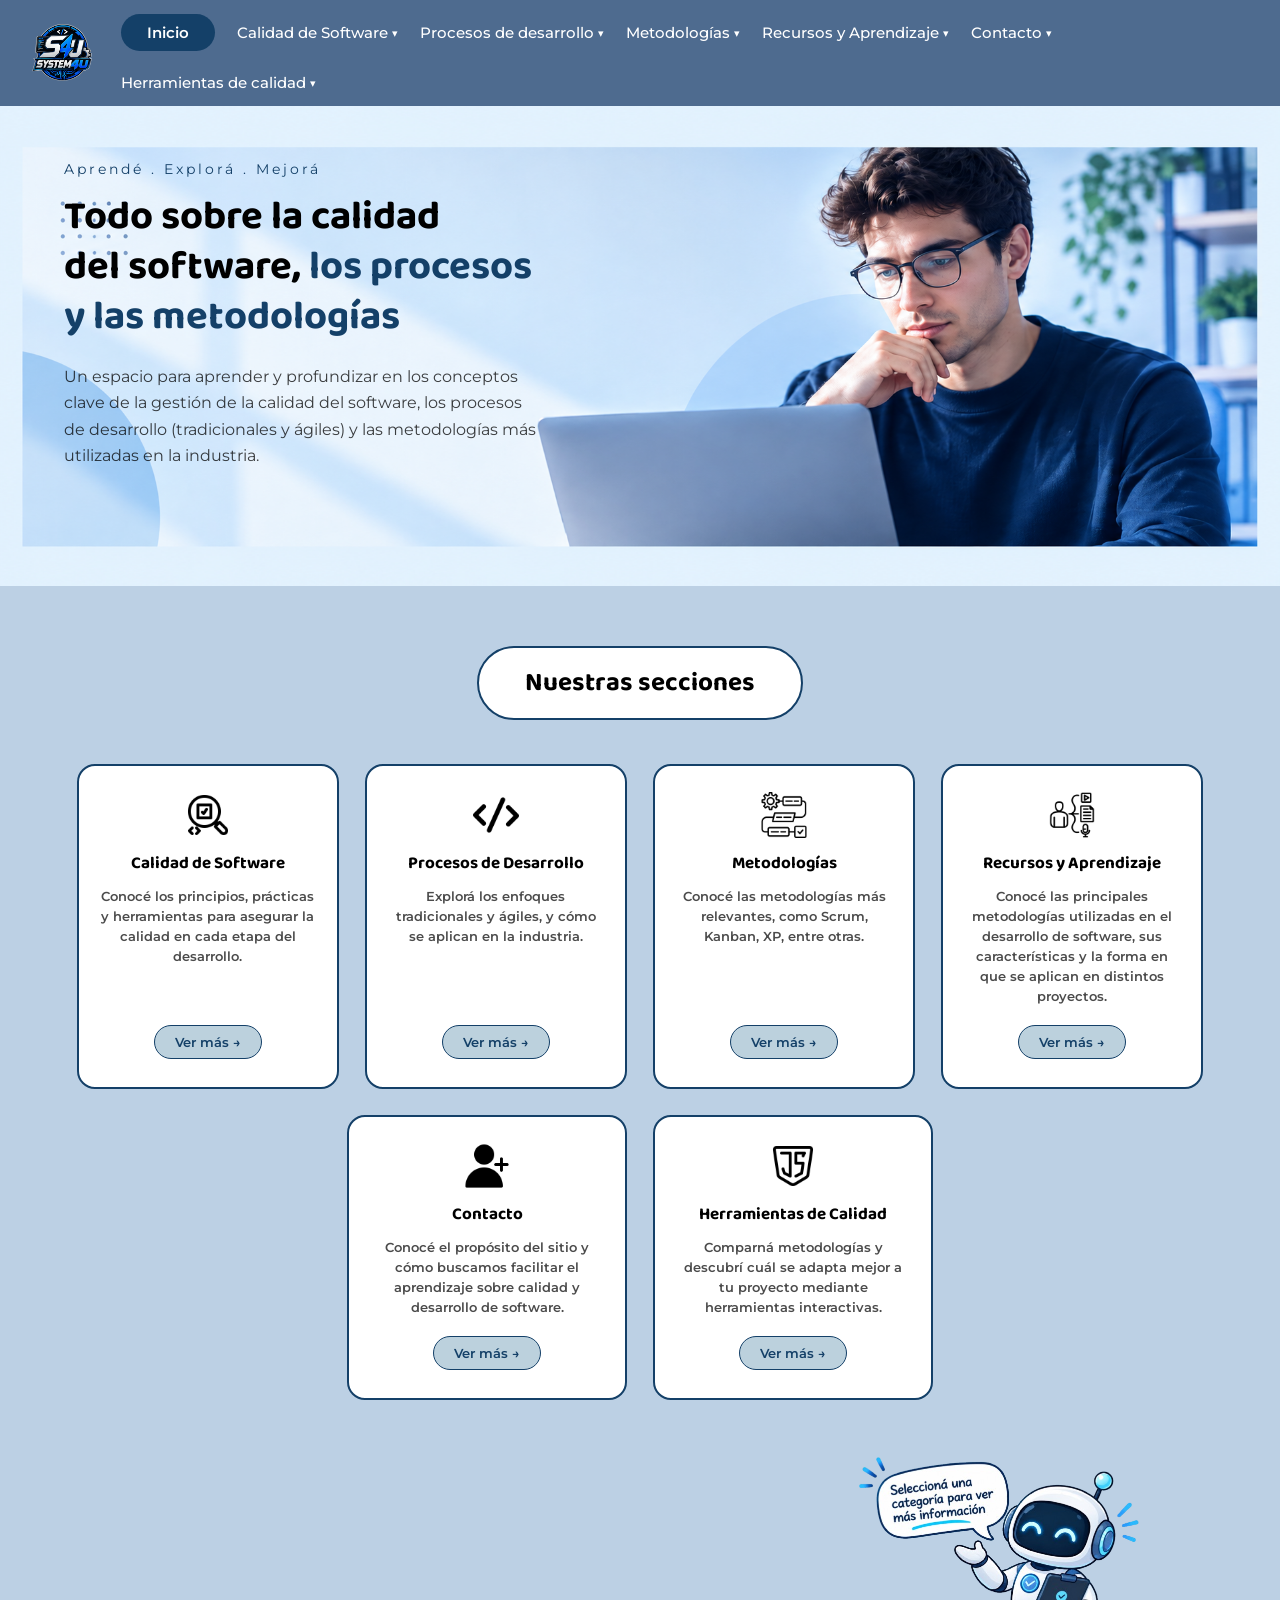
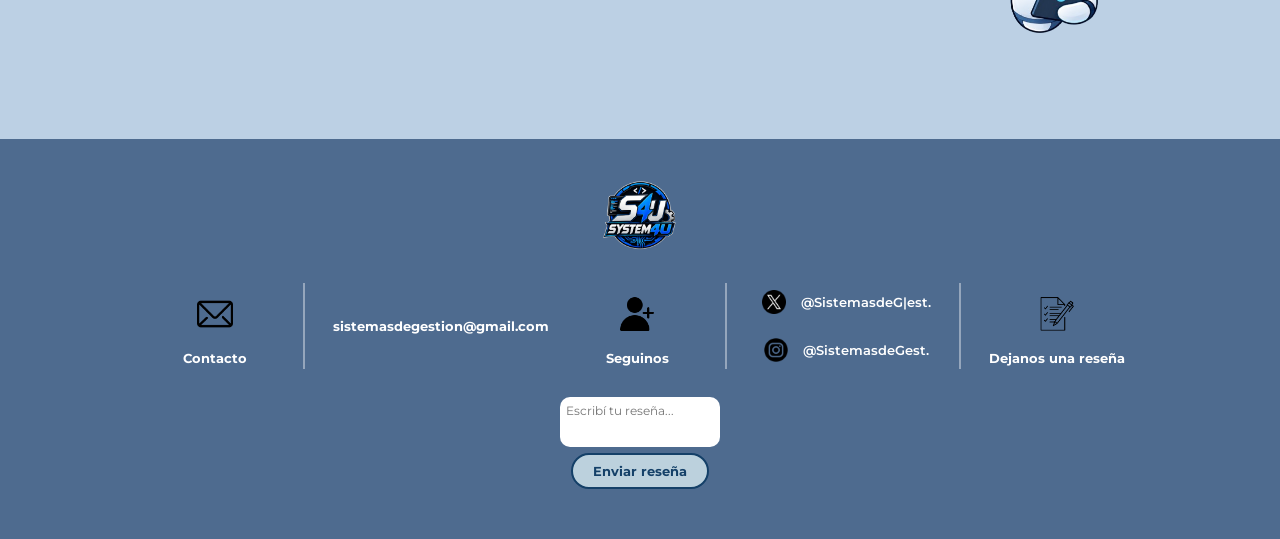
<file: index.html>
<!DOCTYPE html>
<html lang="es">
<head>
<meta charset="UTF-8">
<meta name="viewport" content="width=device-width, initial-scale=1.0">
<title>S4U System4U | Calidad de Software, Procesos y Metodologías</title>
<link rel="preconnect" href="https://fonts.googleapis.com">
<link href="https://fonts.googleapis.com/css2?family=Baloo+2:wght@500;600;700;800&family=Montserrat:wght@400;500;600;700&display=swap" rel="stylesheet">
<link rel="stylesheet" href="styles.css">
</head>
<body>

  <!-- ===================== HEADER ===================== -->

<header class="site-header">
  <div class="header-inner">
    <a href="index.html" class="logo">
      <img src="imagenes/logo.png" alt="S4U System4U">
    </a>

    <nav class="main-nav">
      <a href="index.html" class="nav-pill">Inicio</a>

      <div class="nav-item">
        <a href="calidad-software.html">Calidad de Software <span class="caret">▾</span></a>
        <ul class="dropdown">
          <li><a href="blank.html">Principios de calidad</a></li>
          <li><a href="blank.html">Buenas prácticas</a></li>
          <li><a href="blank.html">Herramientas</a></li>
        </ul>
      </div>

      <div class="nav-item">
        <a href="procesos-desarrollo.html">Procesos de desarrollo <span class="caret">▾</span></a>
        <ul class="dropdown">
          <li><a href="blank.html">Enfoques tradicionales</a></li>
          <li><a href="blank.html">Enfoques ágiles</a></li>
        </ul>
      </div>

      <div class="nav-item">
        <a href="metodologias-detalle.html">Metodologías <span class="caret">▾</span></a>
        <ul class="dropdown">
          <li><a href="blank.html">Scrum</a></li>
          <li><a href="blank.html">Kanban</a></li>
          <li><a href="blank.html">XP</a></li>
        </ul>
      </div>

      <div class="nav-item">
        <a href="recursosyaprendizaje.html">Recursos y Aprendizaje <span class="caret">▾</span></a>
        <ul class="dropdown">
          <li><a href="blank.html">Guías</a></li>
          <li><a href="blank.html">Material extra</a></li>
        </ul>
      </div>

      <div class="nav-item">
        <a href="blank.html">Contacto <span class="caret">▾</span></a>
        <ul class="dropdown">
          <li><a href="blank.html">Sobre el sitio</a></li>
          <li><a href="blank.html">Escribinos</a></li>
        </ul>
      </div>

      <div class="nav-item">
        <a href="herramientas-calidad.html">Herramientas de calidad <span class="caret">▾</span></a>
        <ul class="dropdown">
          <li><a href="blank.html">Comparador</a></li>
          <li><a href="blank.html">Checklist</a></li>
        </ul>
      </div>
    </nav>
  </div>
</header>


<section class="hero">
  <div class="hero-text">
    <p class="eyebrow">Aprendé . Explorá . Mejorá</p>
    <h1>Todo sobre la calidad<br>
        del software, <span class="accent">los procesos</span><br>
        <span class="accent">y las metodologías</span></h1>
    <p class="hero-desc">
      Un espacio para aprender y profundizar en los conceptos clave de la
      gestión de la calidad del software, los procesos de desarrollo
      (tradicionales y ágiles) y las metodologías más utilizadas en la industria.
    </p>
  </div>
  <div class="hero-image">
    <img src="imagenes/banner.png" alt="Persona trabajando en su laptop">
  </div>
</section>

  <!-- ===================== SECCIONES ===================== -->

<section class="secciones">
  <div class="secciones-heading">
    <h2>Nuestras secciones</h2>
  </div>

  <div class="cards-grid">

    <article class="card">
      <div class="card-icon">
        <img src="imagenes/seguro-de-calidad.png" alt="Calidad de Software">
      </div>
      <h3>Calidad de Software</h3>
      <p>Conocé los principios, prácticas y herramientas para asegurar la calidad en cada etapa del desarrollo.</p>
      <a class="ver-mas" href="calidad-software.html">Ver más →</a>
    </article>

    <article class="card">
      <div class="card-icon">
        <img src="imagenes/codigo.png" alt="Procesos de Desarrollo">
      </div>
      <h3>Procesos de Desarrollo</h3>
      <p>Explorá los enfoques tradicionales y ágiles, y cómo se aplican en la industria.</p>
      <a class="ver-mas" href="procesos-desarrollo.html">Ver más →</a>
    </article>

    <article class="card">
      <div class="card-icon">
        <img src="imagenes/iteracion.png" alt="Metodologías">
      </div>
      <h3>Metodologías</h3>
      <p>Conocé las metodologías más relevantes, como Scrum, Kanban, XP, entre otras.</p>
      <a class="ver-mas" href="metodologias-detalle.html">Ver más →</a>
    </article>

    <article class="card">
      <div class="card-icon">
        <img src="imagenes/multimedia.png" alt="Recursos y Aprendizaje">
      </div>
      <h3>Recursos y Aprendizaje</h3>
      <p>Conocé las principales metodologías utilizadas en el desarrollo de software, sus características y la forma en que se aplican en distintos proyectos.</p>
      <a class="ver-mas" href="recursosyaprendizaje.html">Ver más →</a>
    </article>

    <article class="card">
      <div class="card-icon">
        <img src="imagenes/anadir-amigo.png" alt="Contacto">
      </div>
      <h3>Contacto</h3>
      <p>Conocé el propósito del sitio y cómo buscamos facilitar el aprendizaje sobre calidad y desarrollo de software.</p>
      <a class="ver-mas" href="blank.html">Ver más →</a>
    </article>

    <article class="card">
      <div class="card-icon">
        <img src="imagenes/tecnologia.png" alt="Herramientas de Calidad">
      </div>
      <h3>Herramientas de Calidad</h3>
      <p>Comparná metodologías y descubrí cuál se adapta mejor a tu proyecto mediante herramientas interactivas.</p>
      <a class="ver-mas" href="herramientas-calidad.html">Ver más →</a>
    </article>

  </div>

  
  <div class="mascot-wrap">
    <img class="mascot" src="imagenes/robot.png" alt="Mascota robot">
  </div>
</section>

  <!-- ===================== FOOTER ===================== -->

<footer class="site-footer">
  <a href="blank.html" class="footer-logo">
    <img src="imagenes/logo.png" alt="S4U System4U">
  </a>

  <div class="footer-columns">

    <div class="footer-col">
      <div class="footer-icon">
        <img src="imagenes/correo-electronico.png" alt="Email">
      </div>
      <span class="footer-label">Contacto</span>
    </div>

    <div class="footer-divider"></div>

    <div class="footer-col">
      <a class="footer-email" href="mailto:sistemasdegestion@gmail.com">sistemasdegestion@gmail.com</a>
    </div>

    <div class="footer-col">
      <div class="footer-icon">
        <img src="imagenes/anadir-amigo.png" alt="Seguinos">
      </div>
      <span class="footer-label">Seguinos</span>
    </div>

    <div class="footer-divider"></div>

    <div class="footer-col social-col">
      <a class="social-row" href="blank.html">
        <span class="social-icon">
          <img src="imagenes/gorjeo.png" alt="X (Twitter)">
        </span>
        <span>@SistemasdeG|est.</span>
      </a>
      <a class="social-row" href="blank.html">
        <span class="social-icon">
          <img src="imagenes/instagram.png" alt="Instagram">
        </span>
        <span>@SistemasdeGest.</span>
      </a>
    </div>

    <div class="footer-divider"></div>

    <div class="footer-col">
      <div class="footer-icon">
        <img src="imagenes/liza.png" alt="Dejanos una reseña">
      </div>
      <a class="footer-label" href="blank.html">Dejanos una reseña</a>
    </div>

    <div class="footer-col reseña-col">
  <textarea id="reseñaInput" placeholder="Escribí tu reseña..."></textarea>
  <button onclick="enviarReseña()" class="footer-label">Enviar reseña</button>
    </div>
    <script>
      function enviarReseña() {
  const texto = document.getElementById('reseñaInput').value.trim();
  if (texto === '') return;
  alert('¡Gracias por tu reseña! (Por ahora se muestra en pantalla, no se guarda)');
  document.getElementById('reseñaInput').value = '';
}
    </script>

  </div>
</footer>
</body>
</html>
</file>
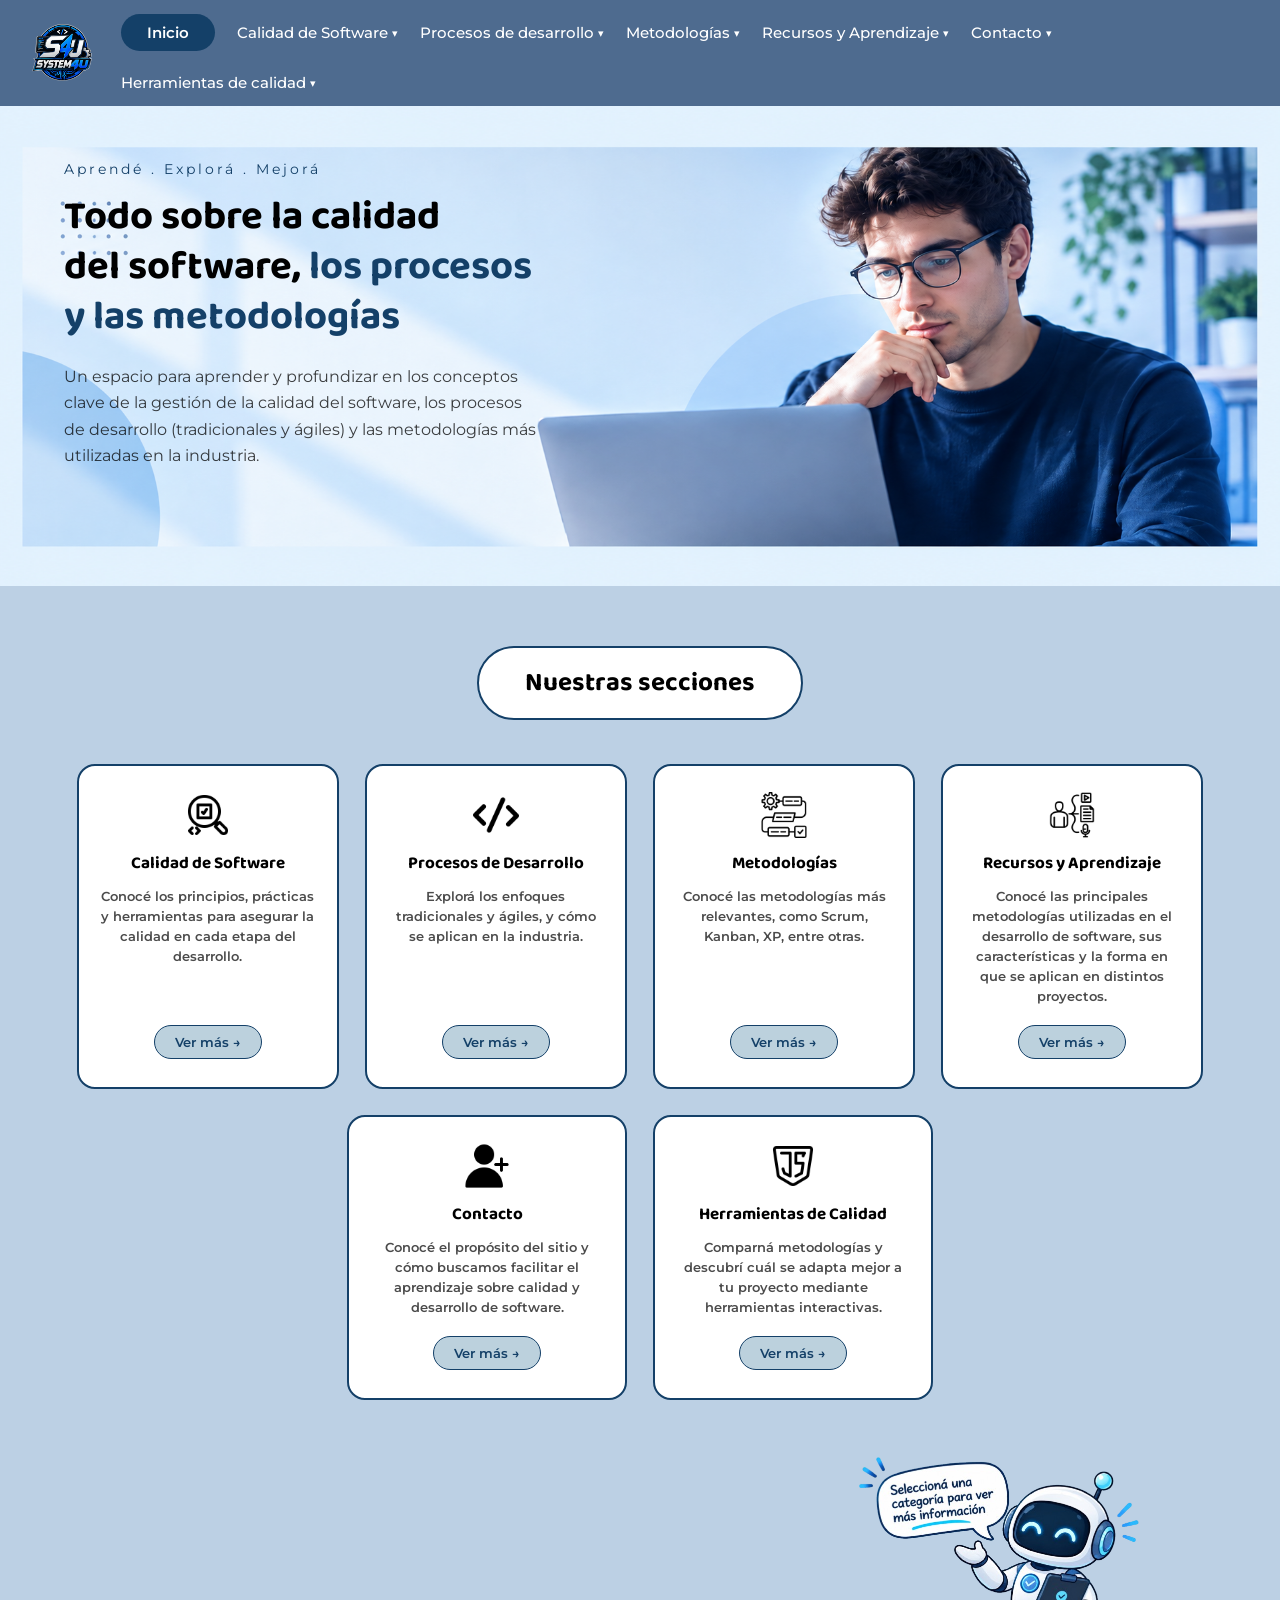
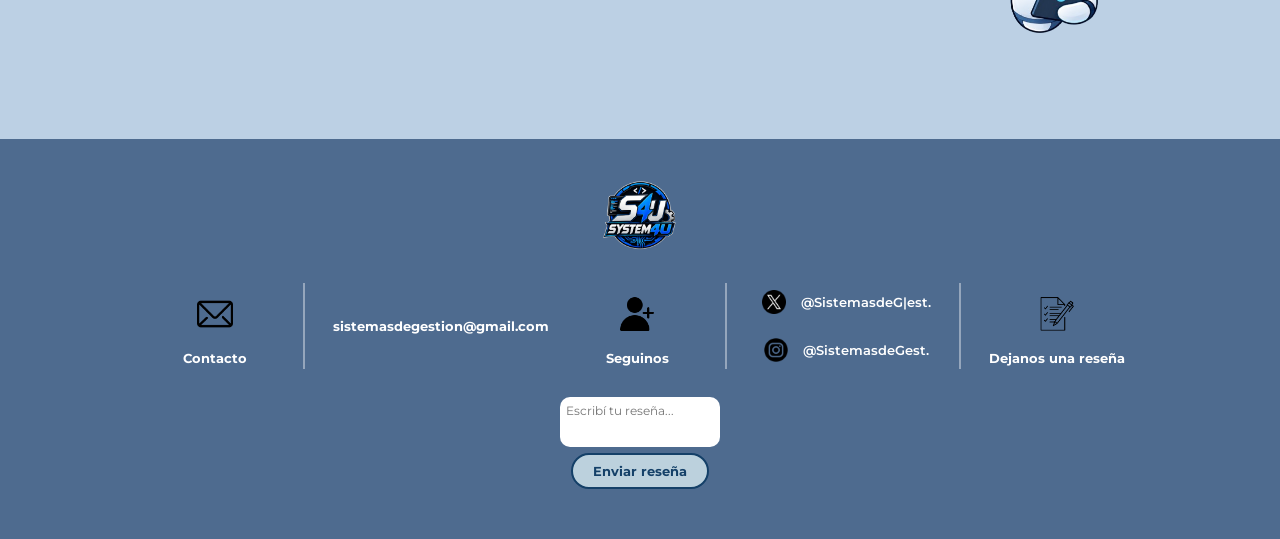
<file: s4u-system4u/index.html>
<!DOCTYPE html>
<html lang="es">
<head>
<meta charset="UTF-8">
<meta name="viewport" content="width=device-width, initial-scale=1.0">
<title>S4U System4U | Calidad de Software, Procesos y Metodologías</title>
<link rel="preconnect" href="https://fonts.googleapis.com">
<link href="https://fonts.googleapis.com/css2?family=Baloo+2:wght@500;600;700;800&family=Montserrat:wght@400;500;600;700&display=swap" rel="stylesheet">
<link rel="stylesheet" href="styles.css">
</head>
<body>


<header class="site-header">
  <div class="header-inner">
    <a href="index.html" class="logo">
      <img src="imagenes/logo.png" alt="S4U System4U">
    </a>

    <nav class="main-nav">
      <a href="index.html" class="nav-pill">Inicio</a>

      <div class="nav-item">
        <a href="calidad-software.html">Calidad de Software <span class="caret">▾</span></a>
        <ul class="dropdown">
          <li><a href="blank.html">Principios de calidad</a></li>
          <li><a href="blank.html">Buenas prácticas</a></li>
          <li><a href="blank.html">Herramientas</a></li>
        </ul>
      </div>

      <div class="nav-item">
        <a href="procesos-desarrollo.html">Procesos de desarrollo <span class="caret">▾</span></a>
        <ul class="dropdown">
          <li><a href="blank.html">Enfoques tradicionales</a></li>
          <li><a href="blank.html">Enfoques ágiles</a></li>
        </ul>
      </div>

      <div class="nav-item">
        <a href="blank.html">Metodologías <span class="caret">▾</span></a>
        <ul class="dropdown">
          <li><a href="blank.html">Scrum</a></li>
          <li><a href="blank.html">Kanban</a></li>
          <li><a href="blank.html">XP</a></li>
        </ul>
      </div>

      <div class="nav-item">
        <a href="blank.html">Recursos y Aprendizaje <span class="caret">▾</span></a>
        <ul class="dropdown">
          <li><a href="blank.html">Guías</a></li>
          <li><a href="blank.html">Material extra</a></li>
        </ul>
      </div>

      <div class="nav-item">
        <a href="blank.html">Contacto <span class="caret">▾</span></a>
        <ul class="dropdown">
          <li><a href="blank.html">Sobre el sitio</a></li>
          <li><a href="blank.html">Escribinos</a></li>
        </ul>
      </div>

      <div class="nav-item">
        <a href="blank.html">Herramientas de calidad <span class="caret">▾</span></a>
        <ul class="dropdown">
          <li><a href="blank.html">Comparador</a></li>
          <li><a href="blank.html">Checklist</a></li>
        </ul>
      </div>
    </nav>
  </div>
</header>


<section class="hero">
  <div class="hero-text">
    <p class="eyebrow">Aprendé . Explorá . Mejorá</p>
    <h1>Todo sobre la calidad<br>
        del software, <span class="accent">los procesos</span><br>
        <span class="accent">y las metodologías</span></h1>
    <p class="hero-desc">
      Un espacio para aprender y profundizar en los conceptos clave de la
      gestión de la calidad del software, los procesos de desarrollo
      (tradicionales y ágiles) y las metodologías más utilizadas en la industria.
    </p>
  </div>
  <div class="hero-image">
    <img src="imagenes/banner.png" alt="Persona trabajando en su laptop">
  </div>
</section>


<section class="secciones">
  <div class="secciones-heading">
    <h2>Nuestras secciones</h2>
  </div>

  <div class="cards-grid">

    <article class="card">
      <div class="card-icon">
        <img src="imagenes/seguro-de-calidad.png" alt="Calidad de Software">
      </div>
      <h3>Calidad de Software</h3>
      <p>Conocé los principios, prácticas y herramientas para asegurar la calidad en cada etapa del desarrollo.</p>
      <a class="ver-mas" href="calidad-software.html">Ver más →</a>
    </article>

    <article class="card">
      <div class="card-icon">
        <img src="imagenes/codigo.png" alt="Procesos de Desarrollo">
      </div>
      <h3>Procesos de Desarrollo</h3>
      <p>Explorá los enfoques tradicionales y ágiles, y cómo se aplican en la industria.</p>
      <a class="ver-mas" href="procesos-desarrollo.html">Ver más →</a>
    </article>

    <article class="card">
      <div class="card-icon">
        <img src="imagenes/iteracion.png" alt="Metodologías">
      </div>
      <h3>Metodologías</h3>
      <p>Conocé las metodologías más relevantes, como Scrum, Kanban, XP, entre otras.</p>
      <a class="ver-mas" href="blank.html">Ver más →</a>
    </article>

    <article class="card">
      <div class="card-icon">
        <img src="imagenes/multimedia.png" alt="Recursos y Aprendizaje">
      </div>
      <h3>Recursos y Aprendizaje</h3>
      <p>Conocé las principales metodologías utilizadas en el desarrollo de software, sus características y la forma en que se aplican en distintos proyectos.</p>
      <a class="ver-mas" href="blank.html">Ver más →</a>
    </article>

    <article class="card">
      <div class="card-icon">
        <img src="imagenes/anadir-amigo.png" alt="Contacto">
      </div>
      <h3>Contacto</h3>
      <p>Conocé el propósito del sitio y cómo buscamos facilitar el aprendizaje sobre calidad y desarrollo de software.</p>
      <a class="ver-mas" href="blank.html">Ver más →</a>
    </article>

    <article class="card">
      <div class="card-icon">
        <img src="imagenes/tecnologia.png" alt="Herramientas de Calidad">
      </div>
      <h3>Herramientas de Calidad</h3>
      <p>Comparná metodologías y descubrí cuál se adapta mejor a tu proyecto mediante herramientas interactivas.</p>
      <a class="ver-mas" href="blank.html">Ver más →</a>
    </article>

  </div>

  
  <div class="mascot-wrap">
    <img class="mascot" src="imagenes/robot.png" alt="Mascota robot">
  </div>
</section>

<!-- ===================== FOOTER ===================== -->
<footer class="site-footer">
  <a href="blank.html" class="footer-logo">
    <img src="imagenes/logo.png" alt="S4U System4U">
  </a>

  <div class="footer-columns">

    <div class="footer-col">
      <div class="footer-icon">
        <img src="imagenes/correo-electronico.png" alt="Email">
      </div>
      <span class="footer-label">Contacto</span>
    </div>

    <div class="footer-divider"></div>

    <div class="footer-col">
      <a class="footer-email" href="mailto:sistemasdegestion@gmail.com">sistemasdegestion@gmail.com</a>
    </div>

    <div class="footer-col">
      <div class="footer-icon">
        <img src="imagenes/anadir-amigo.png" alt="Seguinos">
      </div>
      <span class="footer-label">Seguinos</span>
    </div>

    <div class="footer-divider"></div>

    <div class="footer-col social-col">
      <a class="social-row" href="blank.html">
        <span class="social-icon">
          <img src="imagenes/gorjeo.png" alt="X (Twitter)">
        </span>
        <span>@SistemasdeG|est.</span>
      </a>
      <a class="social-row" href="blank.html">
        <span class="social-icon">
          <img src="imagenes/instagram.png" alt="Instagram">
        </span>
        <span>@SistemasdeGest.</span>
      </a>
    </div>

    <div class="footer-divider"></div>

    <div class="footer-col">
      <div class="footer-icon">
        <img src="imagenes/liza.png" alt="Dejanos una reseña">
      </div>
      <a class="footer-label" href="blank.html">Dejanos una reseña</a>
    </div>

    <div class="footer-col reseña-col">
  <textarea id="reseñaInput" placeholder="Escribí tu reseña..."></textarea>
  <button onclick="enviarReseña()" class="footer-label">Enviar reseña</button>
    </div>
    <script>
      function enviarReseña() {
  const texto = document.getElementById('reseñaInput').value.trim();
  if (texto === '') return;
  alert('¡Gracias por tu reseña! (Por ahora se muestra en pantalla, no se guarda)');
  document.getElementById('reseñaInput').value = '';
}
    </script>

  </div>
</footer>
</body>
</html>
</file>
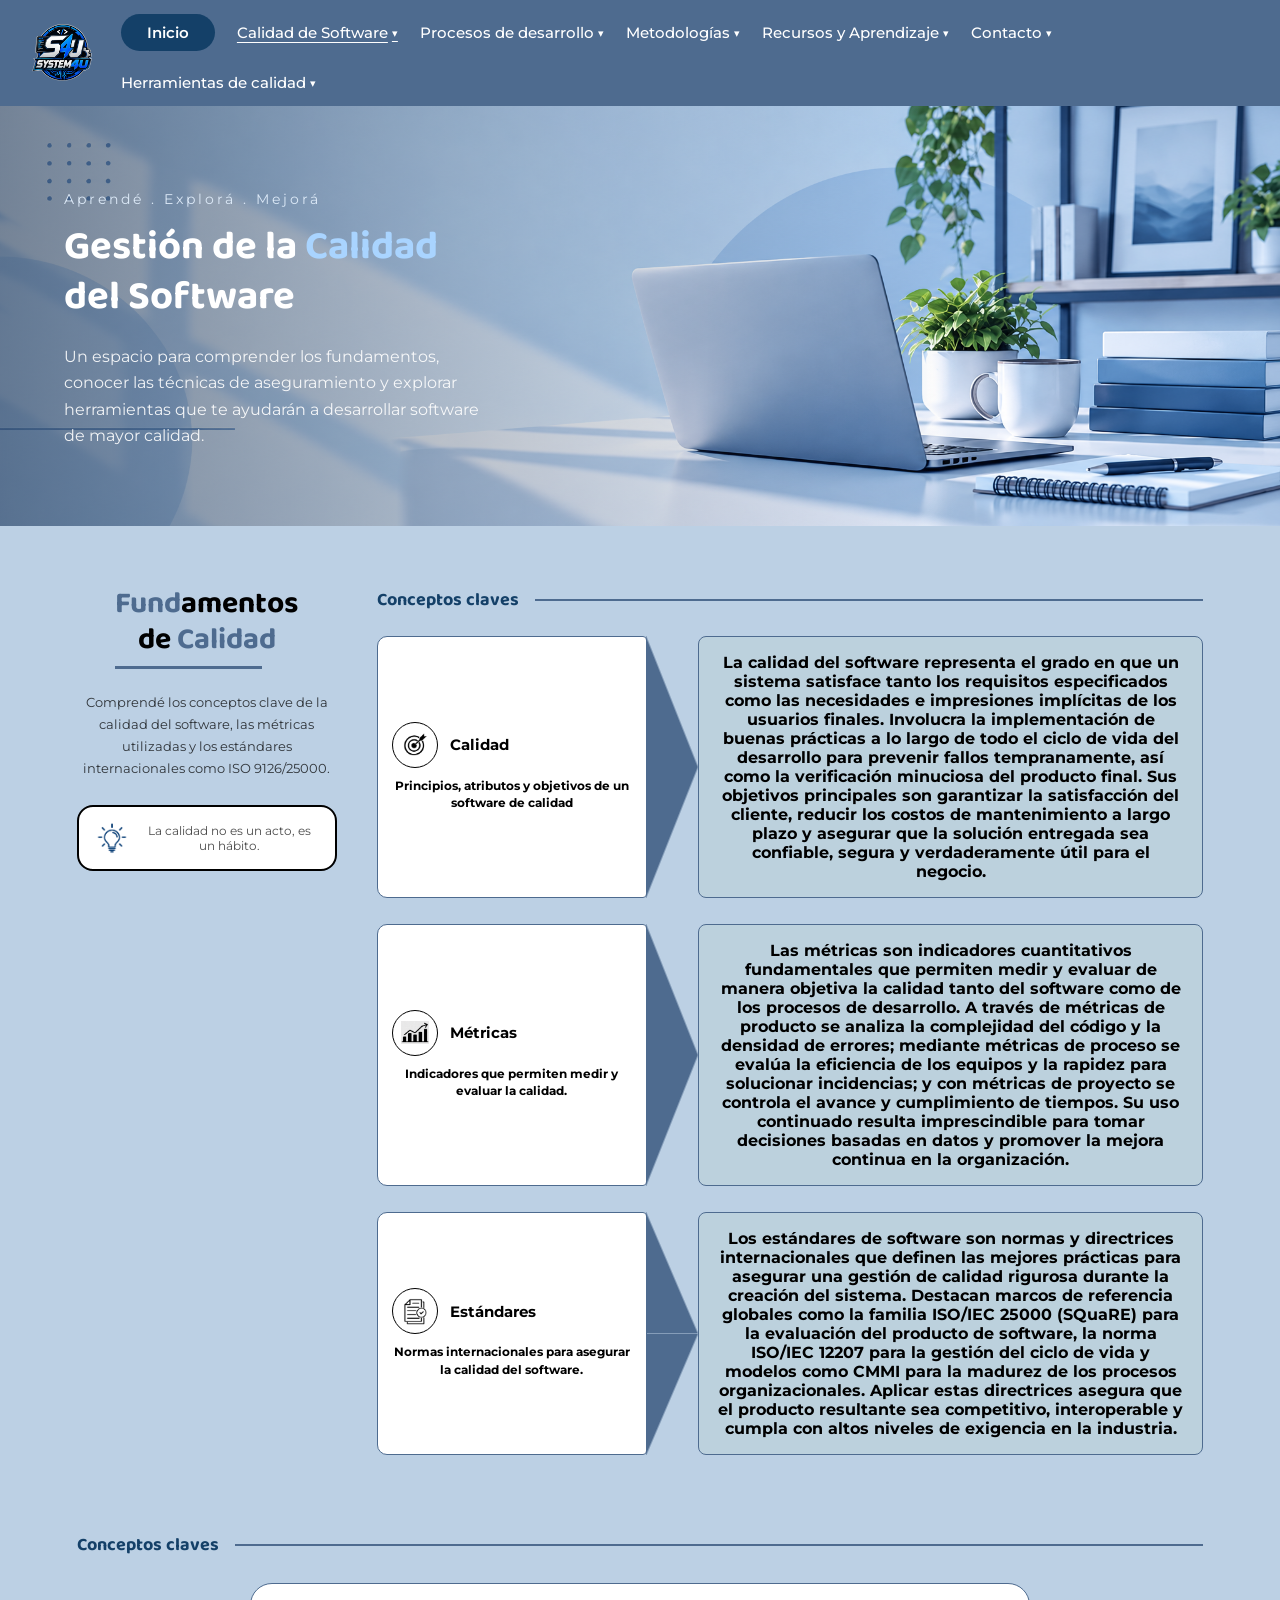
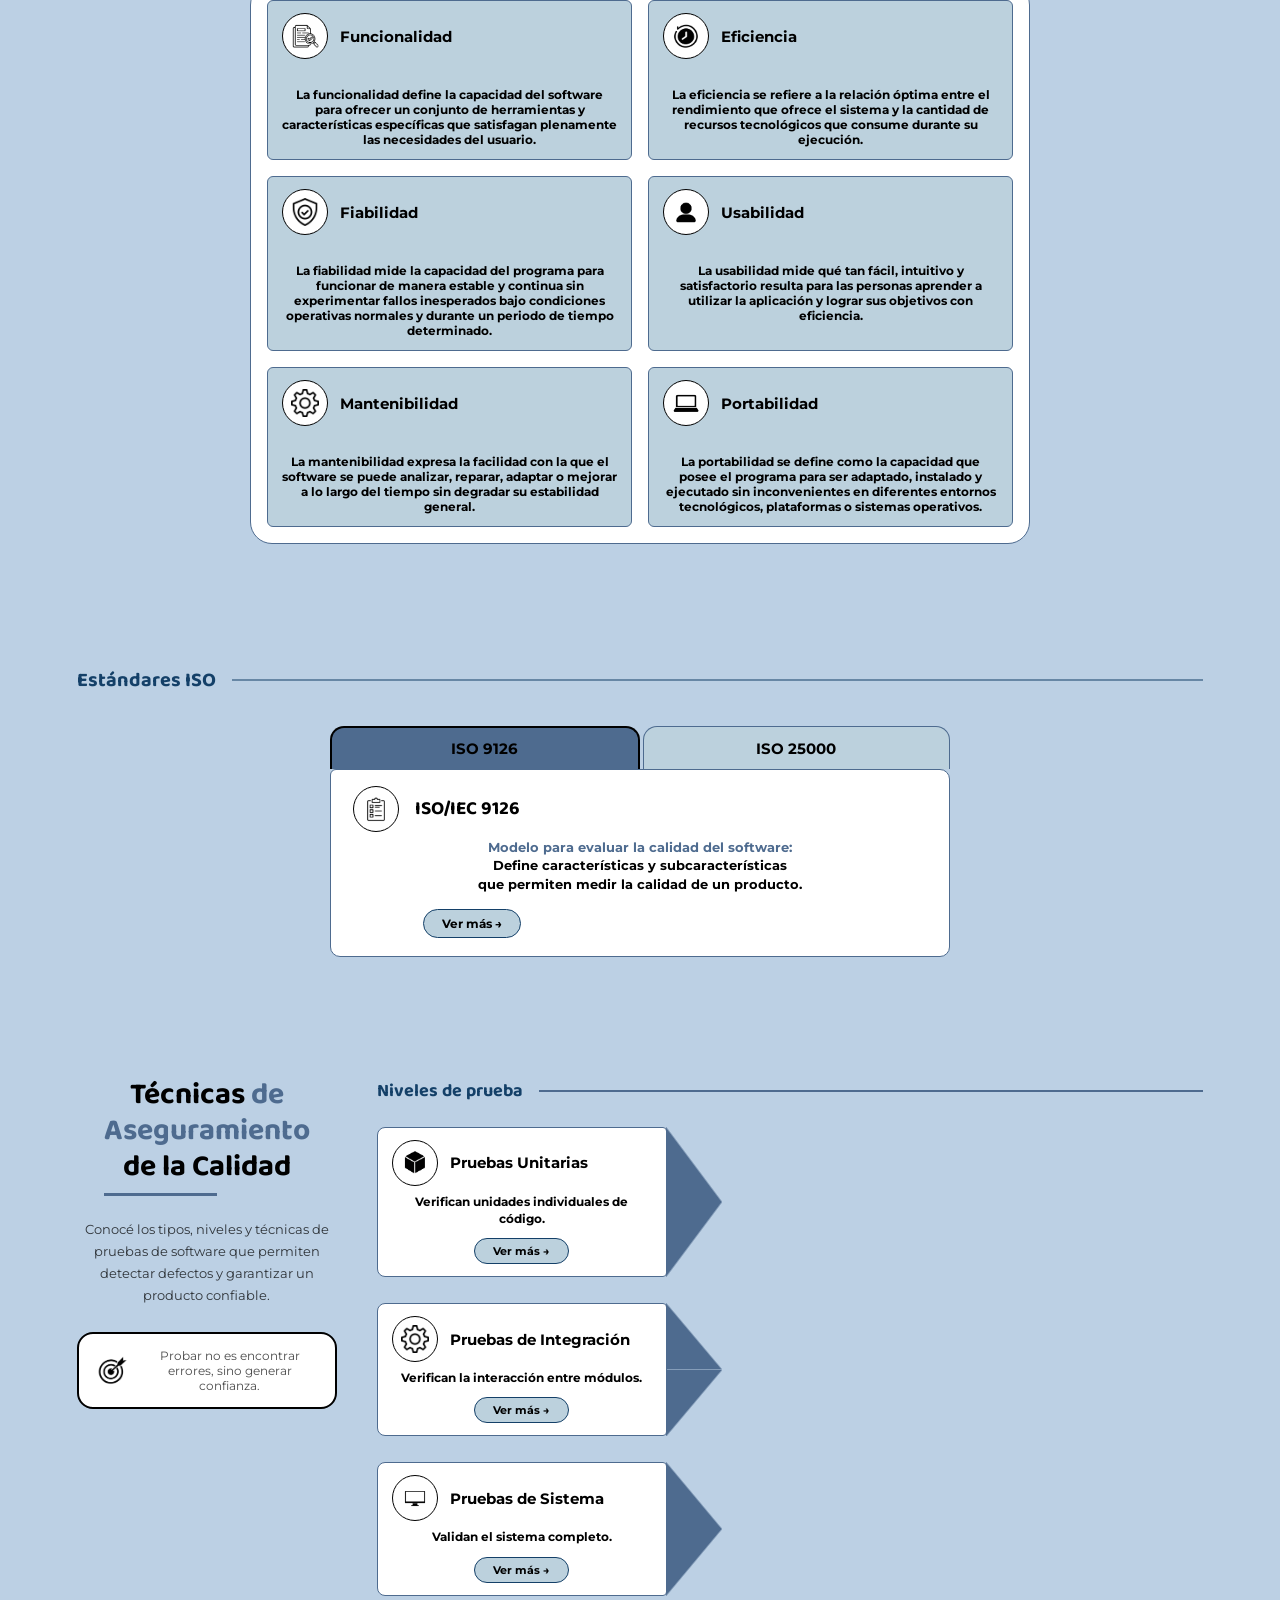
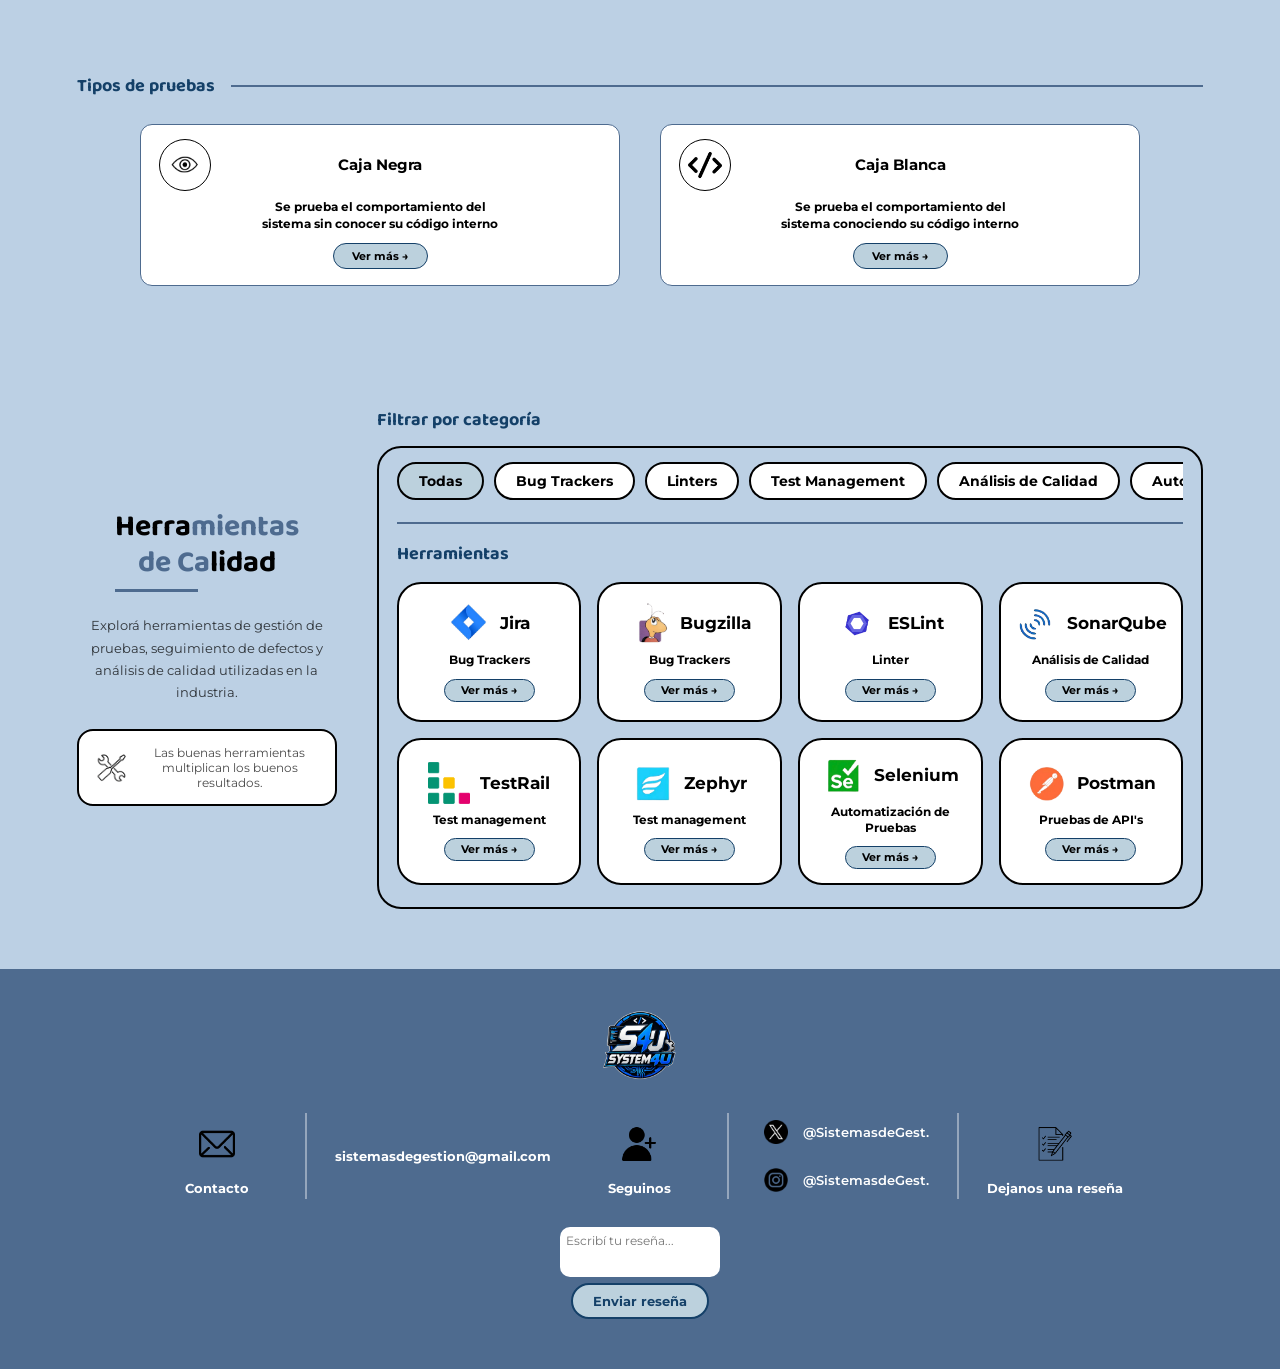
<file: calidad-software.html>
<!DOCTYPE html>
<html lang="es">
<head>
<meta charset="UTF-8">
<meta name="viewport" content="width=device-width, initial-scale=1.0">
<title>Calidad de Software | S4U System4U</title>
<link rel="preconnect" href="https://fonts.googleapis.com">
<link href="https://fonts.googleapis.com/css2?family=Baloo+2:wght@500;600;700;800&family=Montserrat:wght@400;500;600;700&display=swap" rel="stylesheet">
<link rel="stylesheet" href="styles.css">
<link rel="stylesheet" href="calidad.css">
</head>
<body>

<!-- ===================== HEADER ===================== -->
<header class="site-header">
  <div class="header-inner">
    <a href="index.html" class="logo">
      <img src="imagenes/logo.png" alt="S4U System4U">
    </a>
    <nav class="main-nav">
      <a href="index.html" class="nav-pill">Inicio</a>
      <div class="nav-item">
        <a href="calidad-software.html" class="active">Calidad de Software <span class="caret">▾</span></a>
        <ul class="dropdown">
          <li><a href="blank.html">Principios de calidad</a></li>
          <li><a href="blank.html">Buenas prácticas</a></li>
          <li><a href="blank.html">Herramientas</a></li>
        </ul>
      </div>
      <div class="nav-item">
        <a href="procesos-desarrollo.html">Procesos de desarrollo <span class="caret">▾</span></a>
        <ul class="dropdown">
          <li><a href="blank.html">Enfoques tradicionales</a></li>
          <li><a href="blank.html">Enfoques ágiles</a></li>
        </ul>
      </div>
      <div class="nav-item">
        <a href="metodologias-detalle.html">Metodologías <span class="caret">▾</span></a>
        <ul class="dropdown">
          <li><a href="blank.html">Scrum</a></li>
          <li><a href="blank.html">Kanban</a></li>
          <li><a href="blank.html">XP</a></li>
        </ul>
      </div>
      <div class="nav-item">
        <a href="recursosyaprendizaje.html">Recursos y Aprendizaje <span class="caret">▾</span></a>
        <ul class="dropdown">
          <li><a href="blank.html">Guías</a></li>
          <li><a href="blank.html">Material extra</a></li>
        </ul>
      </div>
      <div class="nav-item">
        <a href="blank.html">Contacto <span class="caret">▾</span></a>
        <ul class="dropdown">
          <li><a href="blank.html">Sobre el sitio</a></li>
          <li><a href="blank.html">Escribinos</a></li>
        </ul>
      </div>
      <div class="nav-item">
        <a href="herramientas-calidad.html">Herramientas de calidad <span class="caret">▾</span></a>
        <ul class="dropdown">
          <li><a href="blank.html">Comparador</a></li>
          <li><a href="blank.html">Checklist</a></li>
        </ul>
      </div>
    </nav>
  </div>
</header>

<!-- ===================== HERO ===================== -->
<section class="hero">
  <div class="hero-image">
    <img src="imagenes-calidad-software/Banner2.png" alt="Escritorio con laptop, plantas y libros">
  </div>
  <div class="hero-text">
    <p class="eyebrow">Aprendé . Explorá . Mejorá</p>
    <h1>Gestión de la <span class="accent">Calidad</span><br>del Software</h1>
    <p class="hero-desc">
      Un espacio para comprender los fundamentos, conocer las técnicas de
      aseguramiento y explorar herramientas que te ayudarán a desarrollar
      software de mayor calidad.
    </p>
  </div>
</section>

<!-- ===================== FUNDAMENTOS DE CALIDAD ===================== -->
<section class="fc-section">

  <div class="fc-top">

    <!-- Columna izquierda -->
    <div class="fc-intro">
      <h2 class="fc-titulo"><span class="fc-azul">Fund</span>amentos<br>de <span class="fc-azul">Calidad</span></h2>
      <p class="fc-parrafo">
        Comprendé los conceptos clave de la calidad del software, las métricas
        utilizadas y los estándares internacionales como ISO 9126/25000.
      </p>
      <div class="fc-callout">
        <img src="imagenes-calidad-software/foco.png" alt="foco">
        <p>La calidad no es un acto, es un hábito.</p>
      </div>
    </div>

    <!-- Columna derecha: -->
    <div class="fc-conceptos">
      <h3 class="fc-subtitulo">Conceptos claves</h3>

      <div class="fc-fila">
        <div class="fc-tarjeta">
          <div class="fc-cabecera">
            <div class="fc-circulo"><img src="imagenes-calidad-software/calidad.png" alt="calidad"></div>
            <h4>Calidad</h4>
          </div>
          <p>Principios, atributos y objetivos de un software de calidad</p>
        </div>
        <div class="fc-flecha"></div>
        <div class="fc-info"><p>La calidad del software representa el grado en que un sistema satisface tanto los requisitos especificados como las necesidades e impresiones implícitas de los usuarios finales. Involucra la implementación de buenas prácticas a lo largo de todo el ciclo de vida del desarrollo para prevenir fallos tempranamente, así como la verificación minuciosa del producto final. Sus objetivos principales son garantizar la satisfacción del cliente, reducir los costos de mantenimiento a largo plazo y asegurar que la solución entregada sea confiable, segura y verdaderamente útil para el negocio. </p></div>
      </div>

      <div class="fc-fila">
        <div class="fc-tarjeta">
          <div class="fc-cabecera">
            <div class="fc-circulo"><img src="imagenes-calidad-software/Metricas.png" alt="Metricas"></div>
            <h4>Métricas</h4>
          </div>
          <p>Indicadores que permiten medir y evaluar la calidad.</p>
        </div>
        <div class="fc-flecha"></div>
        <div class="fc-info"><p>Las métricas son indicadores cuantitativos fundamentales que permiten medir y evaluar de manera objetiva la calidad tanto del software como de los procesos de desarrollo. A través de métricas de producto se analiza la complejidad del código y la densidad de errores; mediante métricas de proceso se evalúa la eficiencia de los equipos y la rapidez para solucionar incidencias; y con métricas de proyecto se controla el avance y cumplimiento de tiempos. Su uso continuado resulta imprescindible para tomar decisiones basadas en datos y promover la mejora continua en la organización. </p></div>
      </div>

      <div class="fc-fila">
        <div class="fc-tarjeta">
          <div class="fc-cabecera">
            <div class="fc-circulo"><img src="imagenes-calidad-software/Estandares.png" alt="Estandares"></div>
            <h4>Estándares</h4>
          </div>
          <p>Normas internacionales para asegurar la calidad del software.</p>
        </div>
        <div class="fc-flecha"></div>
        <div class="fc-info"><p>Los estándares de software son normas y directrices internacionales que definen las mejores prácticas para asegurar una gestión de calidad rigurosa durante la creación del sistema. Destacan marcos de referencia globales como la familia ISO/IEC 25000 (SQuaRE) para la evaluación del producto de software, la norma ISO/IEC 12207 para la gestión del ciclo de vida y modelos como CMMI para la madurez de los procesos organizacionales. Aplicar estas directrices asegura que el producto resultante sea competitivo, interoperable y cumpla con altos niveles de exigencia en la industria.</p></div>
      </div>
    </div>

  </div>

  
  <h3 class="fc-subtitulo fc-subtitulo-2">Conceptos claves</h3>
  <div class="fc-grid-caja">
    <div class="fc-grid">

      <div class="fc-cuadro">
        <div class="fc-cabecera">
          <div class="fc-circulo"><img src="imagenes-calidad-software/Funcionalidad.png" alt="funcionalidad"></div>
          <h4>Funcionalidad</h4>
        </div>
        <p>La funcionalidad define la capacidad del software para ofrecer un conjunto de herramientas y características específicas que satisfagan plenamente las necesidades del usuario.</p>
      </div>

      <div class="fc-cuadro">
        <div class="fc-cabecera">
          <div class="fc-circulo"><img src="imagenes-calidad-software/Eficiencia.png" alt="Eficiencia"></div>
          <h4>Eficiencia</h4>
        </div>
        <p>La eficiencia se refiere a la relación óptima entre el rendimiento que ofrece el sistema y la cantidad de recursos tecnológicos que consume durante su ejecución. </p>
      </div>

      <div class="fc-cuadro">
        <div class="fc-cabecera">
          <div class="fc-circulo"><img src="imagenes-calidad-software/Fiabilidad.png" alt="Fiabilidad"></div>
          <h4>Fiabilidad</h4>
        </div>
        <p>La fiabilidad mide la capacidad del programa para funcionar de manera estable y continua sin experimentar fallos inesperados bajo condiciones operativas normales y durante un periodo de tiempo determinado. </p>
      </div>

      <div class="fc-cuadro">
        <div class="fc-cabecera">
          <div class="fc-circulo"><img src="imagenes-calidad-software/Usabilidad.png" alt="Usabilidad"></div>
          <h4>Usabilidad</h4>
        </div>
        <p>La usabilidad mide qué tan fácil, intuitivo y satisfactorio resulta para las personas aprender a utilizar la aplicación y lograr sus objetivos con eficiencia.</p>
      </div>

      <div class="fc-cuadro">
        <div class="fc-cabecera">
          <div class="fc-circulo"><img src="imagenes-calidad-software/Mantenibilidad.png" alt="Mantenibilidad"></div>
          <h4>Mantenibilidad</h4>
        </div>
        <p>La mantenibilidad expresa la facilidad con la que el software se puede analizar, reparar, adaptar o mejorar a lo largo del tiempo sin degradar su estabilidad general.</p>
      </div>

      <div class="fc-cuadro">
        <div class="fc-cabecera">
          <div class="fc-circulo"><img src="imagenes-calidad-software/Portabilidad.png" alt="Portabilidad"></div>
          <h4>Portabilidad</h4>
        </div>
        <p>La portabilidad se define como la capacidad que posee el programa para ser adaptado, instalado y ejecutado sin inconvenientes en diferentes entornos tecnológicos, plataformas o sistemas operativos.</p>
      </div>

    </div>
  </div>

</section>

<!-- ===================== ESTÁNDARES ISO ===================== -->
<section class="iso-section">
  <h3 class="section-title">Estándares ISO</h3>

  <div class="iso-tabs">
    <button type="button" class="iso-tab-btn active" onclick="mostrarISO('9126', event)">ISO 9126</button>
    <button type="button" class="iso-tab-btn" onclick="mostrarISO('25000', event)">ISO 25000</button>
  </div>

 
  <div class="iso-contenido" id="iso-9126">

    <div class="iso-card">
      <div class="iso-cab">
        <div class="fc-circulo"><img src="imagenes-calidad-software/ISO.png" alt="iso-9126"></div>
        <h4>ISO/IEC 9126</h4>
      </div>
      <p class="iso-sub">Modelo para evaluar la calidad del software:</p>
      <p class="iso-desc">Define características y subcaracterísticas<br>que permiten medir la calidad de un producto.</p>
      <button type="button" class="iso-ver-mas" onclick="toggleISODetalle('9126')">
        <span id="iso-btn-9126">Ver más →</span>
      </button>
    </div>

    <!-- Se abre al tocar "Ver más" -->
    <div class="iso-detalle" id="iso-detalle-9126">
      <div class="iso-flecha"></div>

      <div class="iso-detalle-card">
        <div class="iso-cab">
          <div class="fc-circulo"><img src="imagenes-calidad-software/ISO.png" alt="iso-9126"></div>
          <h4>ISO/IEC 9126</h4>
        </div>

        <div class="iso-caja-info">
          <p>La norma ISO/IEC 9126 es un estándar internacional publicado originalmente en 1991 y revisado en 2001, concebido para evaluar la calidad del producto de software. Su propósito principal es proporcionar un marco conceptual unificado para definir y medir la calidad del software a través de un modelo estructurado jerárquicamente en características y subcaracterísticas. Esta norma abarca tanto la calidad interna y externa del software como la calidad en uso, sirviendo como la base histórica fundamental sobre la cual se desarrollaron los modelos de evaluación modernos en la ingeniería de software.</p>
        </div>

        <div class="iso-columnas">
          <div class="iso-col">
            <span class="iso-pildora">Características</span>
            <ul>
              
            <li>Evalúa tanto el software en desarrollo/ejecución (calidad interna y externa) como la experiencia final del usuario (calidad en uso).</li>
            <li>Clasifica la calidad en Funcionalidad, Fiabilidad, Usabilidad, Eficiencia, Mantenibilidad y Portabilidad. </li>
            <li>Cada una de las 6 características principales se divide en varias subcaracterísticas específicas para una medición más precisa. </li>
            <li>Define métricas cuantitativas para evaluar objetivamente cada uno de los atributos durante las distintas fases del ciclo de vida. </li>
            <li>Se centra en evaluar los atributos del código y del sistema entregado, en lugar de evaluar los procesos organizacionales de la empresa.</li>
            </ul>
          </div>
          <div class="iso-col">
            <span class="iso-pildora">Ventajas y Desventajas</span>
            <ul>
              
            <li>Proporciona un vocabulario común y reconocido internacionalmente para definir la calidad del software.</li>
            <li>Evalúa la calidad desde la perspectiva del desarrollador (código interno) y del usuario final (calidad en uso). </li>
            <li>Permite adaptar la importancia de cada característica según el tipo de sistema o proyecto a evaluar. </li>
            <li>No se adapta de forma ágil a las metodologías de desarrollo modernas (como Agile o DevOps).</li>
            <li>La distinción entre calidad interna y externa a veces generaba solapamientos o confusiones durante la evaluación.</li>
            <li>Varias de las métricas propuestas eran difíciles de implementar cuantitativamente en entornos prácticos. </li>
            </ul>
          </div>
        </div>

        <button type="button" class="iso-cerrar" onclick="toggleISODetalle('9126')">Cerrar ✕</button>
      </div>
    </div>

  </div>

  
  <div class="iso-contenido" id="iso-25000" style="display:none">

    <div class="iso-card">
      <div class="iso-cab">
        <div class="fc-circulo"><img src="imagenes-calidad-software/ISO.png" alt="iso-25000"></div>
        <h4>ISO/IEC 25000</h4>
      </div>
      <p class="iso-sub">Norma para evaluar la calidad del software:</p>
      <p class="iso-desc">Es una norma internacional que establece criterios para definir y evaluar la calidad de un software.</p>
      <button type="button" class="iso-ver-mas" onclick="toggleISODetalle('25000')">
        <span id="iso-btn-25000">Ver más →</span>
      </button>
    </div>

    <!-- Se abre al tocar "Ver más" -->
    <div class="iso-detalle" id="iso-detalle-25000">
      <div class="iso-flecha"></div>

      <div class="iso-detalle-card">
        <div class="iso-cab">
          <div class="fc-circulo"><img src="imagenes-calidad-software/ISO.png" alt="ISO"></div>
          <h4>ISO/IEC 25000</h4>
        </div>

        <div class="iso-caja-info">
          <p>La familia de normas ISO/IEC 25000, también conocida como SQuaRE (Software Product Quality Requirements and Evaluation), es el estándar internacional moderno que reemplaza a la ISO/IEC 9126. Su objetivo principal es guiar la especificación de requisitos de calidad y la evaluación de productos de software y sistemas mediante un conjunto estructurado de divisiones. SQuaRE organiza la evaluación de calidad en un marco de trabajo más amplio, detallado y unificado que abarca desde la gestión de la calidad hasta la evaluación práctica tanto de productos de software como de datos. </p>
        </div>

        <div class="iso-columnas">
          <div class="iso-col">
            <span class="iso-pildora">Características</span>
            <ul>
              
            <li> Se organiza en Gestión de Calidad (2500n), Modelo de Calidad (2501n), Medición de Calidad (2502n), Requisitos de Calidad (2503n) y Evaluación de Calidad (2504n).</li>
            <li>Expande las características a 8 atributos: Adecuación Funcional, Eficiencia de Desempeño, Compatibilidad, Usabilidad, Fiabilidad, Seguridad, Mantenibilidad y Portabilidad. </li>
            <li>Agrega estas dos características fundamentales para responder a las exigencias de los entornos web y móviles modernos.</li>
            <li>Incluye modelos para evaluar la calidad de la información y los datos almacenados dentro de las aplicaciones. </li>
            <li>Cubre tanto la especificación de requisitos como el proceso riguroso de evaluación y medición. </li>
            </ul>
          </div>
          <div class="iso-col">
            <span class="iso-pildora">Ventajas y Desventajas</span>
            <ul>
              
            <li>Refleja las necesidades del mercado moderno en ciberseguridad, rendimiento e interoperabilidad. </li>
            <li>Define métricas de forma más práctica, eliminando las ambigüedades presentes en la norma ISO 9126. </li>
            <li>Permite especificar requisitos de calidad antes del desarrollo y evaluarlos durante y después de la implementación. </li>
            <li>Al ser una familia extensa de documentos y divisiones, requiere un mayor esfuerzo de aprendizaje y documentación. </li>
            <li>Exige capacitación especializada para que los equipos de QA comprendan y apliquen correctamente cada división. </li>
            <li>Requiere adaptar de forma profunda los procesos de desarrollo tradicionales para integrar la evaluación continua. </li>
            </ul>
          </div>
        </div>

        <button type="button" class="iso-cerrar" onclick="toggleISODetalle('25000')">Cerrar ✕</button>
      </div>
    </div>

  </div>
</section>

<!-- ===================== TÉCNICAS DE ASEGURAMIENTO ===================== -->
<section class="tec-section">

  <div class="tec-top">

    <!-- Columna izquierda -->
    <div class="fc-intro">
      <h2 class="tec-titulo">Técnicas <span class="fc-azul">de<br>Aseguramiento</span><br>de la Calidad</h2>
      <p class="fc-parrafo">
        Conocé los tipos, niveles y técnicas de pruebas de software que
        permiten detectar defectos y garantizar un producto confiable.
      </p>
      <div class="fc-callout">
        <img src="imagenes-calidad-software/calidad.png" alt="calidad">
        <p>Probar no es encontrar errores, sino generar confianza.</p>
      </div>
    </div>

    <!-- Columna derecha: niveles de prueba -->
    <div class="tec-niveles">
      <h3 class="fc-subtitulo">Niveles de prueba</h3>

      <div class="nivel-fila" id="nivel-unitarias">
        <div class="nivel-card">

          <!-- parte de la izquierda -->
          <div class="nivel-main">
            <div class="fc-cabecera">
              <div class="fc-circulo"><img src="imagenes-calidad-software/Pruebas unitarias.png" alt="pruebas-unitarias"></div>
              <h4>Pruebas Unitarias</h4>
            </div>
            <p>Verifican unidades individuales de código.</p>
            <button type="button" class="nivel-btn" onclick="toggleNivel('unitarias')">
              <span id="nivel-btn-unitarias">Ver más →</span>
            </button>
          </div>

          <!-- se muestra al tocar "Ver más" -->
          <div class="nivel-extra">
            <div class="nivel-info">
              <p>Comprueban cada parte pequeña del código por separado, como funciones o clases. Sirven para detectar errores rápidamente.</p>
            </div>
            <div class="nivel-caract">
              <h5>Características</h5>
              <ul>
                <li>Rápidas y automáticas.</li>
                <li>Prueban componentes aislados.</li>
                <li>Detectan errores temprano.</li>
              </ul>
            </div>
          </div>

        </div>
        <div class="nivel-punta"></div>
      </div>

      <div class="nivel-fila" id="nivel-integracion">
        <div class="nivel-card">

          <div class="nivel-main">
            <div class="fc-cabecera">
              <div class="fc-circulo"><img src="imagenes-calidad-software/Prueba de integracion.png" alt="prueba-integracion"></div>
              <h4>Pruebas de Integración</h4>
            </div>
            <p>Verifican la interacción entre módulos.</p>
            <button type="button" class="nivel-btn" onclick="toggleNivel('integracion')">
              <span id="nivel-btn-integracion">Ver más →</span>
            </button>
          </div>

          <!-- se muestra al tocar "Ver más" -->
          <div class="nivel-extra">
            <div class="nivel-info">
              <p>Comprueban que diferentes componentes funcionen correctamente juntos y se comuniquen bien.</p>
            </div>
            <div class="nivel-caract">
              <h5>Características</h5>
              <ul>
                
                <li>Prueban la comunicación.</li>
                <li>Verifican el intercambio de datos.</li>
                <li>Usan entornos de prueba.</li>
              </ul>
            </div>
          </div>

        </div>
        <div class="nivel-punta"></div>
      </div>

      <div class="nivel-fila" id="nivel-sistema">
        <div class="nivel-card">

          <div class="nivel-main">
            <div class="fc-cabecera">
              <div class="fc-circulo"><img src="imagenes-calidad-software/Pruebas de sistemas.png" alt="pruebas-sistema"></div>
              <h4>Pruebas de Sistema</h4>
            </div>
            <p>Validan el sistema completo.</p>
            <button type="button" class="nivel-btn" onclick="toggleNivel('sistema')">
              <span id="nivel-btn-sistema">Ver más →</span>
            </button>
          </div>

          <!-- se muestra al tocar "Ver más" -->
          <div class="nivel-extra">
            <div class="nivel-info">
              <p>Comprueban el sistema completo para verificar que cumpla con los requisitos antes de entregarlo.</p>
            </div>
            <div class="nivel-caract">
              <h5>Características</h5>
              <ul>
               
                <li>Prueban todo el sistema.</li>
                <li>Usan un entorno similar al real.</li>
                <li>Evalúan funcionamiento y seguridad.</li>
              </ul>
            </div>
          </div>

        </div>
        <div class="nivel-punta"></div>
      </div>
    </div>

  </div>

  <!-- Tipos de pruebas -->
  <h3 class="fc-subtitulo tec-subtitulo-2">Tipos de pruebas</h3>
  <div class="tec-tipos">

    <div class="tec-tipo">
      <div class="tec-tipo-card">
        <div class="tec-tipo-cab">
          <div class="fc-circulo"><img src="imagenes-calidad-software/Caja negra.png" alt="caja-negra"></div>
          <h4>Caja Negra</h4>
        </div>
        <p>Se prueba el comportamiento del sistema sin conocer su código interno</p>
        <button type="button" class="nivel-btn" onclick="toggleTipo('negra')">
          <span id="tipo-btn-negra">Ver más →</span>
        </button>
      </div>

      <!-- se abre al tocar "Ver más" -->
      <div class="tec-detalle" id="tipo-detalle-negra">
        <div class="tec-flecha"></div>
        <div class="tec-detalle-card">
          <div class="tec-caja">
            <p>Las pruebas de caja negra se centran en verificar la funcionalidad y el comportamiento externo del software sin tener ningún conocimiento de la estructura de código fuente, la lógica interna o la arquitectura del sistema. El evaluador analiza el sistema proporcionando entradas específicas y comparando las salidas obtenidas contra los resultados esperados según los requisitos del proyecto. Este enfoque imita directamente la perspectiva real de un usuario final, garantizando que el software satisfaga las reglas de negocio y los flujos operativos planeados. </p>
          </div>
          <span class="tec-pildora">Características</span>
          <ul>
            <!-- 3 puntos: escribí tu texto dentro de cada <li> -->
            <li>Independencia del código fuente: No requiere acceso ni conocimiento sobre cómo está programada internamente la aplicación.</li>
            <li>Basada en especificaciones y requisitos: Los casos de prueba se diseñan a partir de la documentación funcional, historias de usuario y casos de uso.</li>
            <li>Orientada al usuario final: Evalúa la usabilidad, la navegación, la exactitud de los resultados y las respuestas de la interfaz gráfica.</li>
          </ul>
          <button type="button" class="tec-cerrar" onclick="toggleTipo('negra')">Cerrar ✕</button>
        </div>
      </div>
    </div>

    <div class="tec-tipo">
      <div class="tec-tipo-card">
        <div class="tec-tipo-cab">
          <div class="fc-circulo"><img src="imagenes-calidad-software/Caja blanca.png" alt="caja-blanca"></div>
          <h4>Caja Blanca</h4>
        </div>
        <p>Se prueba el comportamiento del sistema conociendo su código interno</p>
        <button type="button" class="nivel-btn" onclick="toggleTipo('blanca')">
          <span id="tipo-btn-blanca">Ver más →</span>
        </button>
      </div>

      <!-- se abre al tocar "Ver más" -->
      <div class="tec-detalle" id="tipo-detalle-blanca">
        <div class="tec-flecha"></div>
        <div class="tec-detalle-card">
          <div class="tec-caja">
            <p>Las pruebas de caja blanca, también conocidas como pruebas transparentes o de código abierto, examinan la estructura interna, la lógica del código, los flujos de control y las rutas de datos de la aplicación. El evaluador debe poseer conocimientos profundos de programación para diseñar casos de prueba que ejerciten decisiones condicionales, bucles, estructuras de datos y llamadas a funciones internas. Su objetivo principal es optimizar la arquitectura del software, eliminar código muerto, descubrir vulnerabilidades de seguridad ocultas y asegurar que no existan caminos lógicos no probados.</p>
          </div>
          <span class="tec-pildora">Características</span>
          <ul>
            
            <li>Acceso completo al código fuente: Requiere conocimientos avanzados de programación y comprensión de la arquitectura del software. </li>
            <li>Verificación de flujos lógicos: Garantiza que cada línea de código, condición condicional (if/else) y bucle sea probado adecuadamente. </li>
            <li>Detección de vulnerabilidades internas: Identifica fugas de memoria, optimizaciones deficientes, fallos de seguridad y código inalcanzable.</li>
          </ul>
          <button type="button" class="tec-cerrar" onclick="toggleTipo('blanca')">Cerrar ✕</button>
        </div>
      </div>
    </div>
  </div>

</section>

<!-- ===================== HERRAMIENTAS DE CALIDAD ===================== -->
<section class="herr-section">
  <div class="herr-top">

    <!-- Columna izquierda -->
    <div class="fc-intro">
      <h2 class="herr-titulo">Herra<span class="fc-azul">mientas<br>de Ca</span>lidad</h2>
      <p class="fc-parrafo">
        Explorá herramientas de gestión de pruebas, seguimiento de defectos
        y análisis de calidad utilizadas en la industria.
      </p>
      <div class="fc-callout">
        <img src="imagenes-calidad-software/Herramientas de calidad.png" alt="herramientas-calidad">
        <p>Las buenas herramientas multiplican los buenos resultados.</p>
      </div>
    </div>

    
    <div class="herr-derecha">
      <h3 class="herr-subtitulo">Filtrar por categoría</h3>

      <div class="herr-panel">

        <!-- Pestañas de filtro con barrita para desplazarse -->
        <div class="herr-filtros">
          <div class="filtro-scroll">
          <button type="button" class="filtro-btn active" onclick="filtrarHerramientas('todas', event)">Todas</button>
          <button type="button" class="filtro-btn" onclick="filtrarHerramientas('bug-trackers', event)">Bug Trackers</button>
          <button type="button" class="filtro-btn" onclick="filtrarHerramientas('linters', event)">Linters</button>
          <button type="button" class="filtro-btn" onclick="filtrarHerramientas('test-management', event)">Test Management</button>
          <button type="button" class="filtro-btn" onclick="filtrarHerramientas('analisis', event)">Análisis de Calidad</button>
          <button type="button" class="filtro-btn" onclick="filtrarHerramientas('automatizacion', event)">Automatización de Pruebas</button>
          <button type="button" class="filtro-btn" onclick="filtrarHerramientas('api', event)">Pruebas de API's</button>
          </div>
        </div>

        <h4 class="herr-subtitulo herr-subtitulo-2">Herramientas</h4>

      
        <div class="herr-grid">

        <div class="herramienta-card" data-categoria="bug-trackers">
          <div class="herr-cab">
            <div class="herr-logo"><img src="imagenes-calidad-software/logo Jira.png" alt="Jira"></div>
            <h5>Jira</h5>
          </div>
          <span class="herr-cat">Bug Trackers</span>
          <a class="herr-btn" href="https://www.atlassian.com/es/software/jira?campaign=19324540226&adgroup=143040524765&targetid=kwd-855725830&matchtype=e&network=g&device=c&device_model=&creative=642190148804&keyword=jira&placement=&target=&ds_eid=700000001558501&ds_e1=GOOGLE&assetgroupid=&gad_source=1&gad_campaignid=19324540226&gclid=Cj0KCQiAnsvXBhCqARIsAHKgGNYmBK78QBTgsFT014TJxW1HcYQbXa0GdfZTK7G5ex3LUAaXqD-oGX0aAgikEALw_wcB">Ver más →</a>
        </div>

        <div class="herramienta-card" data-categoria="bug-trackers">
          <div class="herr-cab">
            <div class="herr-logo"><img src="imagenes-calidad-software/logo bugzilla.png" alt="Bugzilla"></div>
            <h5>Bugzilla</h5>
          </div>
          <span class="herr-cat">Bug Trackers</span>
          <a class="herr-btn" href="https://www.bugzilla.org">Ver más →</a>
        </div>

        <div class="herramienta-card" data-categoria="linters">
          <div class="herr-cab">
            <div class="herr-logo"><img src="imagenes-calidad-software/Eslint logo.png" alt="ESLint"></div>
            <h5>ESLint</h5>
          </div>
          <span class="herr-cat">Linter</span>
          <a class="herr-btn" href="https://eslint.org">Ver más →</a>
        </div>

        <div class="herramienta-card" data-categoria="analisis">
          <div class="herr-cab">
            <div class="herr-logo"><img src="imagenes-calidad-software/sonarqube logo.png" alt="SonarQube"></div>
            <h5>SonarQube</h5>
          </div>
          <span class="herr-cat">Análisis de Calidad</span>
          <a class="herr-btn" href="https://www.sonarsource.com/es/products/sonarqube/">Ver más →</a>
        </div>

        <div class="herramienta-card" data-categoria="test-management">
          <div class="herr-cab">
            <div class="herr-logo"><img src="imagenes-calidad-software/testail lgo.png" alt="TestRail"></div>
            <h5>TestRail</h5>
          </div>
          <span class="herr-cat">Test management</span>
          <a class="herr-btn" href="https://www.testrail.com/lp/testrail-ai-test-management-platform/?utm_term=testrail&utm_campaign=gg_dg_ww_search_brand&utm_source=google&utm_medium=cpc&utm_content=brand_exact&hsa_acc=9739162558&hsa_cam=16555285333&hsa_grp=150672869181&hsa_ad=809501745536&hsa_src=g&hsa_tgt=kwd-302379004298&hsa_kw=testrail&hsa_mt=e&hsa_net=adwords&hsa_ver=3&gad_source=1&gad_campaignid=16555285333&gclid=Cj0KCQiAnsvXBhCqARIsAHKgGNbhFGhnsvrGYbmuQQdih6TheOdL_ROT8_7LlxoCIPuehxOADcTJdNAaAu-8EALw_wcB">Ver más →</a>
        </div>

        <div class="herramienta-card" data-categoria="test-management">
          <div class="herr-cab">
            <div class="herr-logo"><img src="imagenes-calidad-software/zephyr logo.png" alt="Zephyr"></div>
            <h5>Zephyr</h5>
          </div>
          <span class="herr-cat">Test management</span>
          <a class="herr-btn" href="https://www.zephyrproject.org">Ver más →</a>
        </div>

        <div class="herramienta-card" data-categoria="automatizacion">
          <div class="herr-cab">
            <div class="herr-logo"><img src="imagenes-calidad-software/selenium logo.png" alt="Selenium"></div>
            <h5>Selenium</h5>
          </div>
          <span class="herr-cat">Automatización de Pruebas</span>
          <a class="herr-btn" href="https://www.selenium.dev">Ver más →</a>
        </div>

        <div class="herramienta-card" data-categoria="api">
          <div class="herr-cab">
            <div class="herr-logo"><img src="imagenes-calidad-software/postman logo.png" alt="Postman"></div>
            <h5>Postman</h5>
          </div>
          <span class="herr-cat">Pruebas de API's</span>
          <a class="herr-btn" href="https://www.postman.com">Ver más →</a>
        </div>

        </div>

      </div>
    </div>

  </div>
</section>

<!-- ===================== FOOTER ===================== -->
<footer class="site-footer">
  <a href="index.html" class="footer-logo">
    <img src="imagenes/logo.png" alt="S4U System4U">
  </a>
  <div class="footer-columns">
    <div class="footer-col">
      <div class="footer-icon"><img src="imagenes/correo-electronico.png" alt="Email"></div>
      <span class="footer-label">Contacto</span>
    </div>
    <div class="footer-divider"></div>
    <div class="footer-col">
      <a class="footer-email" href="mailto:sistemasdegestion@gmail.com">sistemasdegestion@gmail.com</a>
    </div>
    <div class="footer-col">
      <div class="footer-icon"><img src="imagenes/anadir-amigo.png" alt="Seguinos"></div>
      <span class="footer-label">Seguinos</span>
    </div>
    <div class="footer-divider"></div>
    <div class="footer-col social-col">
      <a class="social-row" href="blank.html">
        <span class="social-icon"><img src="imagenes/gorjeo.png" alt="X (Twitter)"></span>
        <span>@SistemasdeGest.</span>
      </a>
      <a class="social-row" href="blank.html">
        <span class="social-icon"><img src="imagenes/instagram.png" alt="Instagram"></span>
        <span>@SistemasdeGest.</span>
      </a>
    </div>
    <div class="footer-divider"></div>
    <div class="footer-col">
      <div class="footer-icon"><img src="imagenes/liza.png" alt="Dejanos una reseña"></div>
      <span class="footer-label">Dejanos una reseña</span>
    </div>
    <div class="footer-col reseña-col">
      <textarea id="reseñaInput" placeholder="Escribí tu reseña..."></textarea>
      <button type="button" onclick="enviarReseña()" class="footer-label">Enviar reseña</button>
    </div>
  </div>
</footer>
<!-- ===================== SCRIPTS PARA LAS CARDS, MOVIMIENTOS Y RESEÑA ===================== -->
<script>
function filtrarCards() {
  const texto = document.getElementById('searchInput').value.toLowerCase();
  document.querySelectorAll('.card').forEach(card => {
    const titulo = card.querySelector('h3');
    if (!titulo) return;
    card.style.display = titulo.textContent.toLowerCase().includes(texto) ? 'flex' : 'none';
  });
}

function enviarReseña() {
  const texto = document.getElementById('reseñaInput').value.trim();
  if (texto === '') return;
  alert('¡Gracias por tu reseña! (Por ahora se muestra en pantalla, no se guarda)');
  document.getElementById('reseñaInput').value = '';
}

function mostrarISO(id, evt) {
  document.querySelectorAll('.iso-contenido').forEach(el => el.style.display = 'none');
  document.getElementById('iso-' + id).style.display = 'block';
  document.querySelectorAll('.iso-tab-btn').forEach(btn => btn.classList.remove('active'));
  evt.currentTarget.classList.add('active');
}

function toggleISODetalle(id) {
  const panel = document.getElementById('iso-detalle-' + id);
  const label = document.getElementById('iso-btn-' + id);
  const visible = panel.classList.contains('visible');
  panel.classList.toggle('visible', !visible);
  label.textContent = visible ? 'Ver más →' : 'Ver menos ←';
}

function toggleNivel(id) {
  const card = document.getElementById('nivel-' + id);
  const label = document.getElementById('nivel-btn-' + id);
  const expandido = card.classList.contains('expandido');
  card.classList.toggle('expandido', !expandido);
  label.textContent = expandido ? 'Ver más →' : 'Ver menos ←';
}

function toggleTipo(id) {
  const panel = document.getElementById('tipo-detalle-' + id);
  const label = document.getElementById('tipo-btn-' + id);
  const visible = panel.classList.contains('visible');
  panel.classList.toggle('visible', !visible);
  label.textContent = visible ? 'Ver más →' : 'Ver menos ←';
}

function filtrarHerramientas(categoria, evt) {
  document.querySelectorAll('.herramienta-card').forEach(card => {
    const cat = card.getAttribute('data-categoria');
    card.style.display = (categoria === 'todas' || cat === categoria) ? 'flex' : 'none';
  });
  document.querySelectorAll('.filtro-btn').forEach(btn => btn.classList.remove('active'));
  evt.currentTarget.classList.add('active');
}
</script>

</body>
</html>
</file>
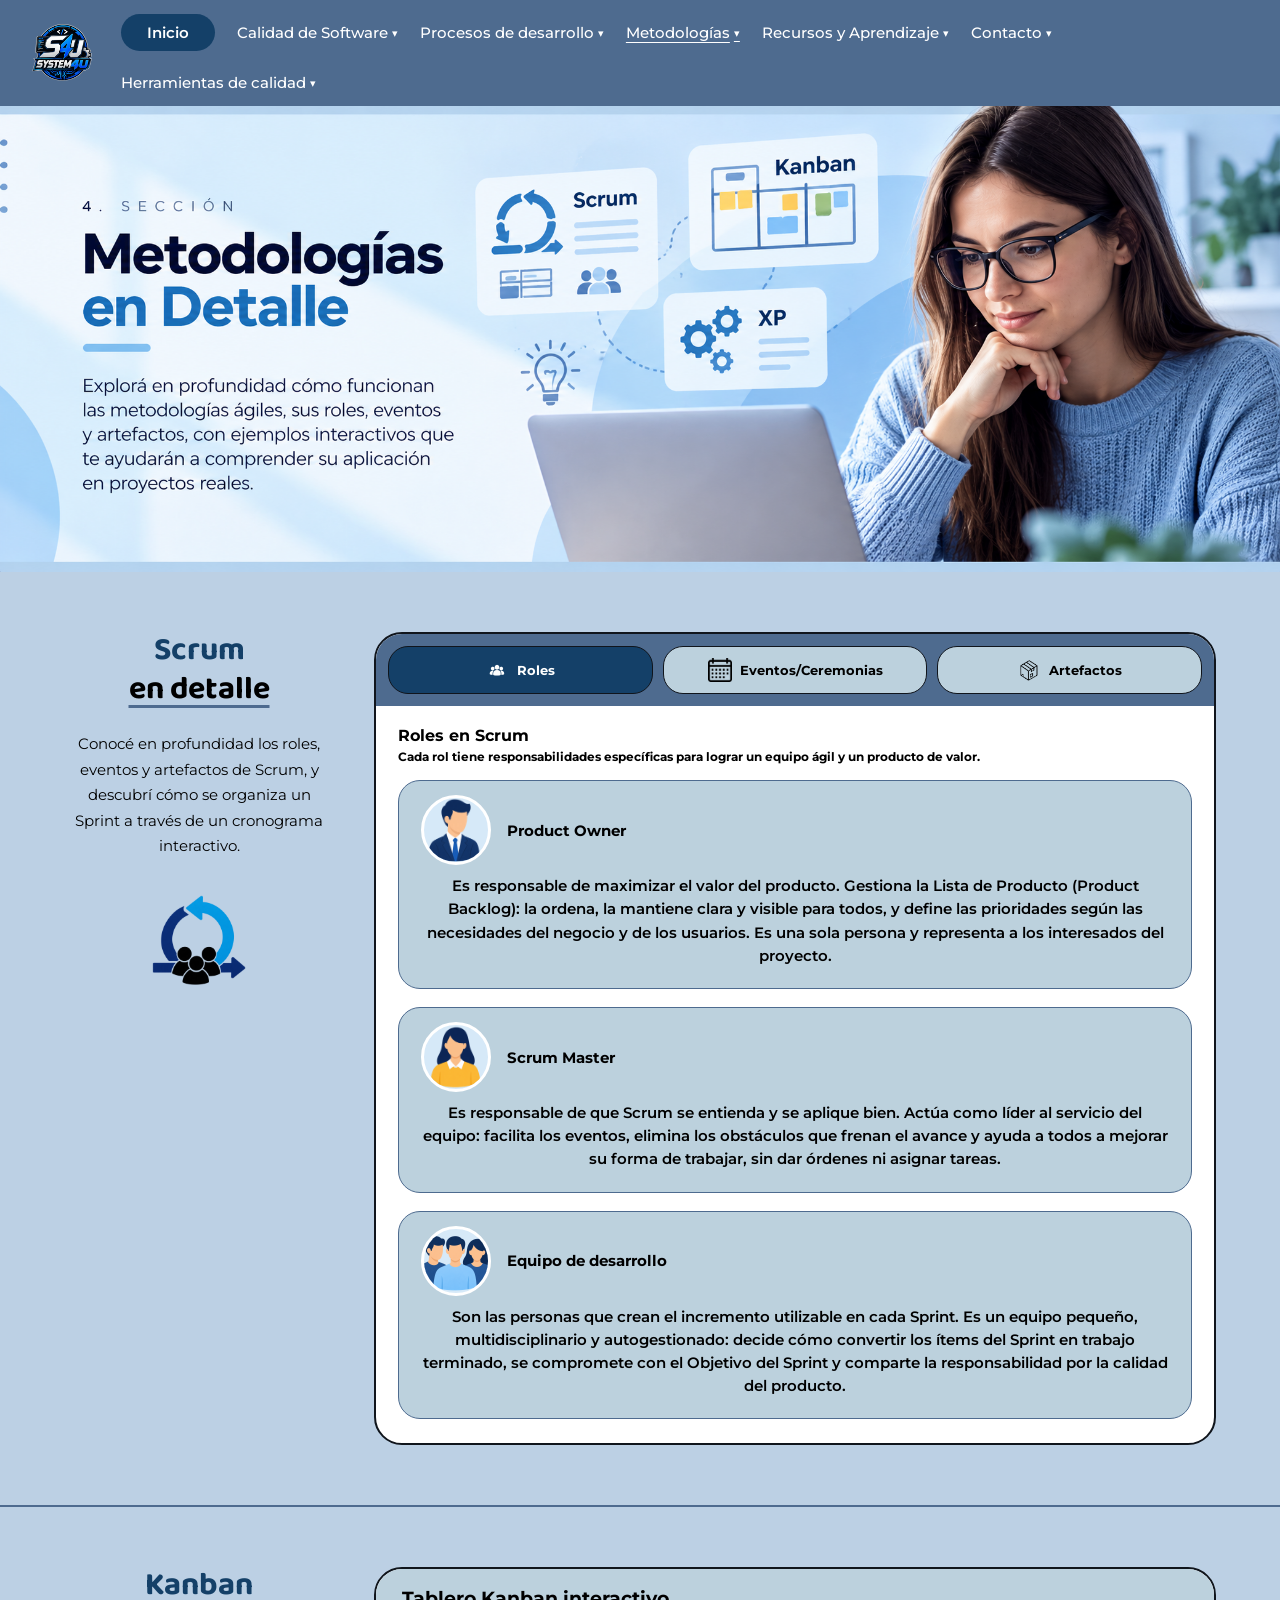
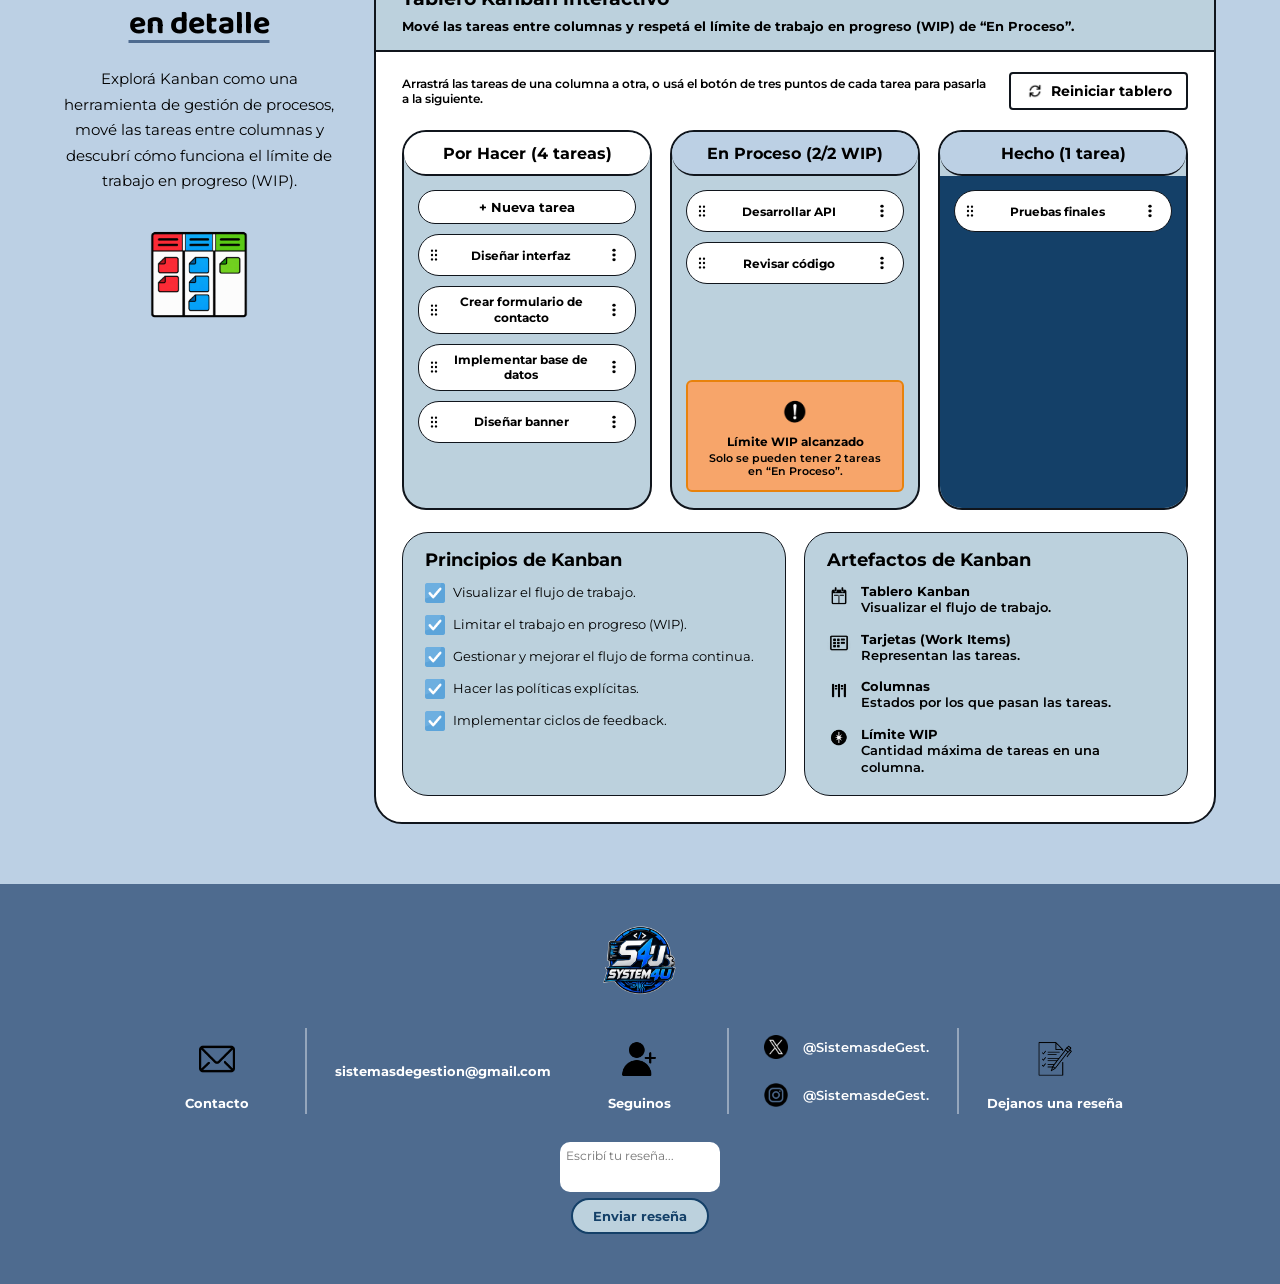
<file: metodologias-detalle.html>
<!DOCTYPE html>
<html lang="es">
<head>
<meta charset="UTF-8">
<meta name="viewport" content="width=device-width, initial-scale=1.0">
<title>Metodologías en detalle | S4U System4U</title>
<link rel="preconnect" href="https://fonts.googleapis.com">
<link href="https://fonts.googleapis.com/css2?family=Baloo+2:wght@500;600;700;800&family=Montserrat:wght@400;500;600;700&display=swap" rel="stylesheet">
<link rel="stylesheet" href="styles.css">
<link rel="stylesheet" href="metodologias-detalle.css">
</head>
<body>

<!-- ===================== HEADER ===================== -->
<header class="site-header">
  <div class="header-inner">
    <a href="index.html" class="logo">
      <img src="imagenes/logo.png" alt="Logo de S4U System4U">
    </a>
    <nav class="main-nav">
      <a href="index.html" class="nav-pill">Inicio</a>
      <div class="nav-item">
        <a href="calidad-software.html">Calidad de Software <span class="caret">▾</span></a>
        <ul class="dropdown">
          <li><a href="blank.html">Principios de calidad</a></li>
          <li><a href="blank.html">Buenas prácticas</a></li>
          <li><a href="blank.html">Herramientas</a></li>
        </ul>
      </div>
      <div class="nav-item">
        <a href="procesos-desarrollo.html">Procesos de desarrollo <span class="caret">▾</span></a>
        <ul class="dropdown">
          <li><a href="blank.html">Enfoques tradicionales</a></li>
          <li><a href="blank.html">Enfoques ágiles</a></li>
        </ul>
      </div>
      <div class="nav-item">
        <a href="metodologias-detalle.html" class="active">Metodologías <span class="caret">▾</span></a>
        <ul class="dropdown">
          <li><a href="#scrum">Scrum</a></li>
          <li><a href="#kanban">Kanban</a></li>
          <li><a href="blank.html">XP</a></li>
        </ul>
      </div>
      <div class="nav-item">
        <a href="recursosyaprendizaje.html">Recursos y Aprendizaje <span class="caret">▾</span></a>
        <ul class="dropdown">
          <li><a href="recursosyaprendizaje.html">Glosario</a></li>
          <li><a href="blank.html">Preguntas frecuentes</a></li>
          <li><a href="blank.html">Enlaces de interés</a></li>
          <li><a href="blank.html">Ejercicios y casos prácticos</a></li>
        </ul>
      </div>
      <div class="nav-item">
        <a href="blank.html">Contacto <span class="caret">▾</span></a>
        <ul class="dropdown">
          <li><a href="blank.html">Sobre el sitio</a></li>
          <li><a href="blank.html">Escribinos</a></li>
        </ul>
      </div>
      <div class="nav-item">
        <a href="herramientas-calidad.html">Herramientas de calidad <span class="caret">▾</span></a>
        <ul class="dropdown">
          <li><a href="blank.html">Comparador</a></li>
          <li><a href="blank.html">Checklist</a></li>
        </ul>
      </div>
    </nav>
  </div>
</header>

<!-- ===================== BANNER ===================== -->
<section class="md-banner">
  <img src="imagenes-metodologias-detalle/MetodologiasEnDetalle.png" alt="Banner de la sección 4, Metodologías en detalle: explorá cómo funcionan las metodologías ágiles Scrum, Kanban y XP">
</section>

<!-- ===================== SCRUM EN DETALLE ===================== -->
<section class="md-section" id="scrum">

  <div class="md-intro">
    <h2><span class="md-azul">Scrum</span><br><span class="md-subrayado">en detalle</span></h2>
    <p>Conocé en profundidad los roles, eventos y artefactos de Scrum, y descubrí cómo se organiza un Sprint a través de un cronograma interactivo.</p>
    <img class="md-ico-intro" src="imagenes-metodologias-detalle/ScrumEnDetalle (1).png" alt="Ícono del ciclo de Scrum con un grupo de personas en el centro">
  </div>

  <div class="md-panel">

    <div class="md-tabs" role="tablist">
      <button type="button" class="md-tab active" role="tab" aria-selected="true" onclick="mdTab('roles', this)"><img class="md-ico-tab" src="imagenes-metodologias-detalle/grupo.png" alt="Ícono de un grupo de personas, que representa los roles">Roles</button>
      <button type="button" class="md-tab" role="tab" aria-selected="false" onclick="mdTab('eventos', this)"><img class="md-ico-tab" src="imagenes-metodologias-detalle/calendario.png" alt="Ícono de un calendario, que representa los eventos y ceremonias">Eventos/Ceremonias</button>
      <button type="button" class="md-tab" role="tab" aria-selected="false" onclick="mdTab('artefactos', this)"><img class="md-ico-tab" src="imagenes-metodologias-detalle/IncrementoProducto.png" alt="Ícono de una caja, que representa los artefactos">Artefactos</button>
    </div>

    <div class="md-contenido">

      <!-- ===== ROLES ===== -->
      <div class="md-vista visible" id="sc-roles">
        <h3 class="md-vista-titulo">Roles en Scrum</h3>
        <p class="md-vista-sub">Cada rol tiene responsabilidades específicas para lograr un equipo ágil y un producto de valor.</p>
        <div class="md-rol">
          <div class="md-rol-cab">
            <div class="md-avatar"><img src="imagenes-metodologias-detalle/ProductOwner.png" alt="Ilustración del Product Owner: un hombre con traje y corbata"></div>
            <h4>Product Owner</h4>
          </div>
          <p class="md-rol-texto">Es responsable de maximizar el valor del producto. Gestiona la Lista de Producto (Product Backlog): la ordena, la mantiene clara y visible para todos, y define las prioridades según las necesidades del negocio y de los usuarios. Es una sola persona y representa a los interesados del proyecto.</p>
        </div>
        <div class="md-rol">
          <div class="md-rol-cab">
            <div class="md-avatar"><img src="imagenes-metodologias-detalle/Scrummaster.png" alt="Ilustración de la Scrum Master: una mujer con camisa amarilla"></div>
            <h4>Scrum Master</h4>
          </div>
          <p class="md-rol-texto">Es responsable de que Scrum se entienda y se aplique bien. Actúa como líder al servicio del equipo: facilita los eventos, elimina los obstáculos que frenan el avance y ayuda a todos a mejorar su forma de trabajar, sin dar órdenes ni asignar tareas.</p>
        </div>
        <div class="md-rol">
          <div class="md-rol-cab">
            <div class="md-avatar"><img src="imagenes-metodologias-detalle/equipodeDesarrollopng.png" alt="Ilustración del equipo de desarrollo: tres personas trabajando juntas"></div>
            <h4>Equipo de desarrollo</h4>
          </div>
          <p class="md-rol-texto">Son las personas que crean el incremento utilizable en cada Sprint. Es un equipo pequeño, multidisciplinario y autogestionado: decide cómo convertir los ítems del Sprint en trabajo terminado, se compromete con el Objetivo del Sprint y comparte la responsabilidad por la calidad del producto.</p>
        </div>
      </div>

      <!-- ===== EVENTOS / CEREMONIAS: cronograma interactivo del Sprint ===== -->
      <div class="md-vista md-vista-cron" id="sc-eventos">
        <div class="md-cron-cab">
          <div>
            <h3>Cronograma interactivo del Sprint</h3>
            <p>Hacé clic en cada evento para conocer su duración y objetivo.</p>
          </div>
          <div class="md-dur-grupo">
            <span>Duración del Sprint:</span>
            <div><button type="button" class="md-dur active" data-n="1" onclick="mdSemana(1, this)" aria-pressed="true">1 Sem.</button><button type="button" class="md-dur" data-n="2" onclick="mdSemana(2, this)" aria-pressed="false">2 Sem.</button><button type="button" class="md-dur" data-n="3" onclick="mdSemana(3, this)" aria-pressed="false">3 Sem.</button><button type="button" class="md-dur" data-n="4" onclick="mdSemana(4, this)" aria-pressed="false">4 Sem.</button></div>
          </div>
        </div>

        <div class="md-linea">
          <div class="md-linea-fila">
            <div class="md-extremo">
              <span class="md-extremo-label">Inicio</span>
              <span class="md-extremo-tick"></span>
              <span class="md-dotbox"><span class="md-dot md-dot-grande"></span></span>
            </div>
            <span class="md-dotbox"><span class="md-dot md-dot-claro"></span></span>
            <button type="button" class="md-nodo" id="nodo-planificacion" onclick="mdEvento('planificacion')" aria-pressed="false">
              <span class="md-nodo-label">Planificación del Sprint<br>(día 1)</span>
              <span class="md-nodo-ico"><img src="imagenes-metodologias-detalle/calendario.png" alt="Ícono de un calendario con tareas, que representa la planificación del Sprint"></span>
              <span class="md-dotbox"><span class="md-dot md-dot-navy"></span></span>
            </button>
            <span class="md-dotbox"><span class="md-dot md-dot-claro"></span></span>
            <button type="button" class="md-nodo" id="nodo-diaria" onclick="mdEvento('diaria')" aria-pressed="false">
              <span class="md-nodo-label">Reunión Diaria<br>(Todos los días)</span>
              <span class="md-nodo-ico"><img src="imagenes-metodologias-detalle/RespuestaAlCambio.png" alt="Ícono de flechas circulares, que representa la reunión diaria"></span>
              <span class="md-dotbox"><span class="md-dot md-dot-navy"></span></span>
            </button>
            <span class="md-dotbox"><span class="md-dot md-dot-claro"></span></span>
            <button type="button" class="md-nodo" id="nodo-revision" onclick="mdEvento('revision')" aria-pressed="false">
              <span class="md-nodo-label">Revisión del Sprint<br>(Último día)</span>
              <span class="md-nodo-ico"><img src="imagenes-metodologias-detalle/Inspeccion.png" alt="Ícono de un gráfico de barras, que representa la revisión del Sprint"></span>
              <span class="md-dotbox"><span class="md-dot md-dot-navy"></span></span>
            </button>
            <span class="md-dotbox"><span class="md-dot md-dot-claro"></span></span>
            <button type="button" class="md-nodo" id="nodo-retrospectiva" onclick="mdEvento('retrospectiva')" aria-pressed="false">
              <span class="md-nodo-label">Retrospectiva del Sprint<br>(Luego de la revisión)</span>
              <span class="md-nodo-ico"><img src="imagenes-metodologias-detalle/grupo.png" alt="Ícono de un grupo de personas, que representa la retrospectiva del Sprint"></span>
              <span class="md-dotbox"><span class="md-dot md-dot-navy"></span></span>
            </button>
            <span class="md-dotbox"><span class="md-dot md-dot-claro"></span></span>
            <div class="md-extremo">
              <span class="md-extremo-label">Fin</span>
              <span class="md-extremo-tick"></span>
              <span class="md-dotbox"><span class="md-dot md-dot-grande"></span></span>
            </div>
          </div>
        </div>

        <!-- las semanas y sus tarjetas se dibujan solas según la duración elegida -->
        <div id="mdSemanas"></div>
      </div>

      <!-- ===== ARTEFACTOS ===== -->
      <div class="md-vista" id="sc-artefactos">
        <div class="md-art-fila">
        <div class="md-art-col">
          <div class="md-art-card">
            <div class="md-art-cab">
              <div class="md-circulo-art"><img src="imagenes-metodologias-detalle/backlog.png" alt="Ícono de un documento con texto, que representa la Lista de Producto"></div>
              <div>
                <h4>Lista de <br>Producto</h4>
                <p>Lista priorizada de requisitos del producto.</p>
              </div>
            </div>
            <ul class="md-art-lista">
              <li><img class="md-ico-check" src="imagenes-metodologias-detalle/comprobado.png" alt="Ícono de tilde azul dentro de un círculo"><span>Contiene todas las funcionalidades deseadas.</span></li>
              <li><img class="md-ico-check" src="imagenes-metodologias-detalle/comprobado.png" alt="Ícono de tilde azul dentro de un círculo"><span>Es dinámica y se actualiza constantemente.</span></li>
              <li><img class="md-ico-check" src="imagenes-metodologias-detalle/comprobado.png" alt="Ícono de tilde azul dentro de un círculo"><span>La prioriza el Product Owner.</span></li>
              <li><img class="md-ico-check" src="imagenes-metodologias-detalle/comprobado.png" alt="Ícono de tilde azul dentro de un círculo"><span>Orienta el trabajo del equipo.</span></li>
            </ul>
            <button type="button" class="md-vermas" id="art-btn-lista-producto" onclick="mdArtefacto('lista-producto')" aria-expanded="false">Ver más →</button>
          </div>

          <div class="md-art-detalle" id="art-detalle-lista-producto">
            <div class="md-art-flecha"></div>
            <div class="md-art-det-card">
              <div class="md-art-cab">
                <div class="md-circulo-art"><img src="imagenes-metodologias-detalle/listaSPrintt.png" alt="Ícono de una lista de tareas con casillas, que representa la Lista del Sprint"></div>
                <div>
                  <h4>Lista de <br>Producto</h4>
                  <p>Lista priorizada de requisitos del producto.</p>
                </div>
              </div>
              <div class="md-art-caja">
                <p>Es la lista ordenada de todo lo que hace falta para mejorar el producto: funcionalidades, mejoras, correcciones y requisitos. Es la única fuente de trabajo del equipo. El Product Owner la gestiona y la mantiene visible, y se va refinando a medida que se aprende más sobre el producto y sus usuarios. Se asocia al Objetivo del Producto, que es su compromiso.</p>
              </div>
            </div>
          </div>
        </div>
        <div class="md-art-col">
          <div class="md-art-card">
            <div class="md-art-cab">
              <div class="md-circulo-art"><img src="imagenes-metodologias-detalle/listaSPrintt.png" alt="Ícono de una lista de tareas con casillas, que representa la Lista del Sprint"></div>
              <div>
                <h4>Lista de Sprint</h4>
                <p>Tareas seleccionadas del Product Backlog para el Sprint.</p>
              </div>
            </div>
            <ul class="md-art-lista">
              <li><img class="md-ico-check" src="imagenes-metodologias-detalle/comprobado.png" alt="Ícono de tilde azul dentro de un círculo"><span>Contiene los ítems comprometidos para el Sprint.</span></li>
              <li><img class="md-ico-check" src="imagenes-metodologias-detalle/comprobado.png" alt="Ícono de tilde azul dentro de un círculo"><span>Se descompone en tareas específicas.</span></li>
              <li><img class="md-ico-check" src="imagenes-metodologias-detalle/comprobado.png" alt="Ícono de tilde azul dentro de un círculo"><span>Es gestionada por el equipo de desarrollo.</span></li>
              <li><img class="md-ico-check" src="imagenes-metodologias-detalle/comprobado.png" alt="Ícono de tilde azul dentro de un círculo"><span>Permite dar seguimiento diario al progreso.</span></li>
            </ul>
            <button type="button" class="md-vermas" id="art-btn-lista-sprint" onclick="mdArtefacto('lista-sprint')" aria-expanded="false">Ver más →</button>
          </div>

          <div class="md-art-detalle" id="art-detalle-lista-sprint">
            <div class="md-art-flecha"></div>
            <div class="md-art-det-card">
              <div class="md-art-cab">
                <div class="md-circulo-art"><img src="imagenes-metodologias-detalle/listaSPrintt.png" alt="Ícono de una lista de tareas con casillas, que representa la Lista del Sprint"></div>
                <div>
                  <h4>Lista de Sprint</h4>
                  <p>Tareas seleccionadas del Product Backlog para el Sprint.</p>
                </div>
              </div>
              <div class="md-art-caja">
                <p>Está formada por el Objetivo del Sprint, los ítems de la Lista de Producto elegidos para ese Sprint y el plan para entregarlos. Es un plan hecho por y para el equipo de desarrollo, que lo actualiza todos los días a medida que aprende. Hace visible el trabajo y permite ver cuánto se avanzó durante el Sprint.</p>
              </div>
            </div>
          </div>
        </div>
        <div class="md-art-col">
          <div class="md-art-card">
            <div class="md-art-cab">
              <div class="md-circulo-art"><img src="imagenes-metodologias-detalle/IncrementoProducto.png" alt="Ícono de una caja de producto, que representa el Incremento"></div>
              <div>
                <h4>Incremento <br>del producto</h4>
                <p>Producto potencialmente entregable al final del Sprint.</p>
              </div>
            </div>
            <ul class="md-art-lista">
              <li><img class="md-ico-check" src="imagenes-metodologias-detalle/comprobado.png" alt="Ícono de tilde azul dentro de un círculo"><span>Resultado del trabajo del equipo.</span></li>
              <li><img class="md-ico-check" src="imagenes-metodologias-detalle/comprobado.png" alt="Ícono de tilde azul dentro de un círculo"><span>Cumple con la Definición de Hecho (DoD).</span></li>
              <li><img class="md-ico-check" src="imagenes-metodologias-detalle/comprobado.png" alt="Ícono de tilde azul dentro de un círculo"><span>Es una versión funcional del producto.</span></li>
              <li><img class="md-ico-check" src="imagenes-metodologias-detalle/comprobado.png" alt="Ícono de tilde azul dentro de un círculo"><span>Puede ser entregado al cliente.</span></li>
            </ul>
            <button type="button" class="md-vermas" id="art-btn-incremento" onclick="mdArtefacto('incremento')" aria-expanded="false">Ver más →</button>
          </div>

          <div class="md-art-detalle" id="art-detalle-incremento">
            <div class="md-art-flecha"></div>
            <div class="md-art-det-card">
              <div class="md-art-cab">
                <div class="md-circulo-art"><img src="imagenes-metodologias-detalle/IncrementoProducto.png" alt="Ícono de una caja de producto, que representa el Incremento"></div>
                <div>
                  <h4>Incremento <br>del producto</h4>
                  <p>Producto potencialmente entregable al final del Sprint.</p>
                </div>
              </div>
              <div class="md-art-caja">
                <p>Es un paso concreto hacia el Objetivo del Producto: la suma de todos los ítems terminados en el Sprint y en los Sprints anteriores. Para formar parte del incremento, el trabajo debe cumplir la Definición de Hecho (DoD). Tiene que estar en condiciones de usarse, aunque el Product Owner decida entregarlo o no.</p>
              </div>
            </div>
          </div>
        </div>
        </div>
      </div>

    </div>
  </div>
</section>

<!-- ===================== KANBAN EN DETALLE ===================== -->
<section class="md-section md-section-kanban" id="kanban">

  <div class="md-intro">
    <h2><span class="md-azul">Kanban</span><br><span class="md-subrayado">en detalle</span></h2>
    <p>Explorá Kanban como una herramienta de gestión de procesos, mové las tareas entre columnas y descubrí cómo funciona el límite de trabajo en progreso (WIP).</p>
    <img class="md-ico-intro kb-ico-intro" src="imagenes-metodologias-detalle/Kanbann.png" alt="Ilustración de un tablero Kanban con tres columnas y tarjetas de colores">
  </div>

  <div class="kb-card">

    <div class="kb-cab">
      <h3>Tablero Kanban interactivo</h3>
      <p>Mové las tareas entre columnas y respetá el límite de trabajo en progreso (WIP) de “En Proceso”.</p>
    </div>

    <div class="kb-cuerpo">

      <div class="kb-barra">
        <p class="kb-ayuda">Arrastrá las tareas de una columna a otra, o usá el botón de tres puntos de cada tarea para pasarla a la siguiente.</p>
        <button type="button" class="kb-reiniciar" onclick="kbReiniciar()"><img class="kb-ico-reiniciar" src="imagenes-metodologias-detalle/RespuestaAlCambio.png" alt="Ícono de flechas circulares para reiniciar el tablero">Reiniciar tablero</button>
      </div>

      <p class="kb-mensaje" id="kbMensaje" role="status"></p>

      <div class="kb-tablero">
          <div class="kb-col kb-col-todo" data-col="todo">
            <h4 class="kb-col-cab" id="kb-titulo-todo">Por Hacer (4 tareas)</h4>
            <div class="kb-col-cuerpo">
              <button type="button" class="kb-nueva" id="kbNueva" onclick="kbNuevaToggle()" aria-expanded="false">+ Nueva tarea</button>
              <div class="kb-nueva-form" id="kbNuevaForm">
                <input type="text" id="kbNuevaInput" maxlength="40" placeholder="Nombre de la tarea" aria-label="Nombre de la nueva tarea">
                <button type="button" class="kb-agregar" onclick="kbAgregar()">Agregar</button>
              </div>
              <div class="kb-lista" id="kb-lista-todo" role="list"></div>
            </div>
          </div>
          <div class="kb-col kb-col-doing" data-col="doing">
            <h4 class="kb-col-cab" id="kb-titulo-doing">En Proceso (2/2 WIP)</h4>
            <div class="kb-col-cuerpo">
              <div class="kb-wip" id="kbWip" role="status">
                <img class="kb-ico-alerta" src="imagenes-metodologias-detalle/caractPrinicipales.png" alt="Ícono de advertencia: se alcanzó el límite de trabajo en progreso">
                <strong>Límite WIP alcanzado</strong>
                <span>Solo se pueden tener 2 tareas en “En Proceso”.</span>
              </div>
              <div class="kb-lista" id="kb-lista-doing" role="list"></div>
            </div>
          </div>
          <div class="kb-col kb-col-done" data-col="done">
            <h4 class="kb-col-cab" id="kb-titulo-done">Hecho (1 tarea)</h4>
            <div class="kb-col-cuerpo">
              <div class="kb-lista" id="kb-lista-done" role="list"></div>
            </div>
          </div>
      </div>

      <div class="kb-info">
        <div class="kb-info-caja">
          <h4>Principios de Kanban</h4>
          <ul class="kb-principios">
            <li><img class="md-ico-check" src="imagenes-metodologias-detalle/comprobado.png" alt="Ícono de tilde azul dentro de un círculo"><span>Visualizar el flujo de trabajo.</span></li>
            <li><img class="md-ico-check" src="imagenes-metodologias-detalle/comprobado.png" alt="Ícono de tilde azul dentro de un círculo"><span>Limitar el trabajo en progreso (WIP).</span></li>
            <li><img class="md-ico-check" src="imagenes-metodologias-detalle/comprobado.png" alt="Ícono de tilde azul dentro de un círculo"><span>Gestionar y mejorar el flujo de forma continua.</span></li>
            <li><img class="md-ico-check" src="imagenes-metodologias-detalle/comprobado.png" alt="Ícono de tilde azul dentro de un círculo"><span>Hacer las políticas explícitas.</span></li>
            <li><img class="md-ico-check" src="imagenes-metodologias-detalle/comprobado.png" alt="Ícono de tilde azul dentro de un círculo"><span>Implementar ciclos de feedback.</span></li>
          </ul>
        </div>
        <div class="kb-info-caja">
          <h4>Artefactos de Kanban</h4>
          <ul class="kb-artefactos">
            <li>
              <img class="kb-ico-art" src="imagenes-metodologias-detalle/TableroKanban.png" alt="Ícono de un tablero Kanban">
              <div><strong>Tablero Kanban</strong><span>Visualizar el flujo de trabajo.</span></div>
            </li>
            <li>
              <img class="kb-ico-art" src="imagenes-metodologias-detalle/Tarjetas.png" alt="Ícono de tarjetas de trabajo">
              <div><strong>Tarjetas (Work Items)</strong><span>Representan las tareas.</span></div>
            </li>
            <li>
              <img class="kb-ico-art" src="imagenes-metodologias-detalle/Columnas.png" alt="Ícono de columnas de un tablero">
              <div><strong>Columnas</strong><span>Estados por los que pasan las tareas.</span></div>
            </li>
            <li>
              <img class="kb-ico-art" src="imagenes-metodologias-detalle/Limite WIP.png" alt="Ícono de límite de trabajo en progreso">
              <div><strong>Límite WIP</strong><span>Cantidad máxima de tareas en una columna.</span></div>
            </li>
          </ul>
        </div>
      </div>

    </div>
  </div>
</section>

<!-- ===================== FOOTER ===================== -->
<footer class="site-footer">
  <a href="index.html" class="footer-logo">
    <img src="imagenes/logo.png" alt="Logo de S4U System4U">
  </a>
  <div class="footer-columns">
    <div class="footer-col">
      <div class="footer-icon"><img src="imagenes/correo-electronico.png" alt="Ícono de un sobre, correo electrónico de contacto"></div>
      <span class="footer-label">Contacto</span>
    </div>
    <div class="footer-divider"></div>
    <div class="footer-col">
      <a class="footer-email" href="mailto:sistemasdegestion@gmail.com">sistemasdegestion@gmail.com</a>
    </div>
    <div class="footer-col">
      <div class="footer-icon"><img src="imagenes/anadir-amigo.png" alt="Ícono de agregar amigo, para seguirnos en las redes"></div>
      <span class="footer-label">Seguinos</span>
    </div>
    <div class="footer-divider"></div>
    <div class="footer-col social-col">
      <a class="social-row" href="blank.html">
        <span class="social-icon"><img src="imagenes/gorjeo.png" alt="Ícono de X (Twitter), red social de S4U"></span>
        <span>@SistemasdeGest.</span>
      </a>
      <a class="social-row" href="blank.html">
        <span class="social-icon"><img src="imagenes/instagram.png" alt="Ícono de Instagram, red social de S4U"></span>
        <span>@SistemasdeGest.</span>
      </a>
    </div>
    <div class="footer-divider"></div>
    <div class="footer-col">
      <div class="footer-icon"><img src="imagenes/liza.png" alt="Ícono de una reseña, para dejarnos tu opinión"></div>
      <span class="footer-label">Dejanos una reseña</span>
    </div>
    <div class="footer-col reseña-col">
      <textarea id="reseñaInput" placeholder="Escribí tu reseña..."></textarea>
      <button type="button" onclick="enviarReseña()" class="footer-label">Enviar reseña</button>
    </div>
  </div>
</footer>

<script>
/* ---------- Reseña (igual que en las otras páginas) ---------- */
function enviarReseña() {
  var texto = document.getElementById('reseñaInput').value.trim();
  if (texto === '') return;
  alert('¡Gracias por tu reseña! (Por ahora se muestra en pantalla, no se guarda)');
  document.getElementById('reseñaInput').value = '';
}

/* =====================================================================
   SCRUM EN DETALLE: pestañas Roles / Eventos / Artefactos
   ===================================================================== */
function mdTab(id, btn) {
  document.querySelectorAll('.md-vista').forEach(function (v) { v.classList.remove('visible'); });
  document.getElementById('sc-' + id).classList.add('visible');
  document.querySelectorAll('.md-tab').forEach(function (b) {
    b.classList.remove('active');
    b.setAttribute('aria-selected', 'false');
  });
  btn.classList.add('active');
  btn.setAttribute('aria-selected', 'true');
}

/* =====================================================================
   EVENTOS / CEREMONIAS: cronograma interactivo del Sprint
   Para cambiar los textos de duración u objetivo, editalos acá abajo.
   ===================================================================== */
var MD_ICONOS = 'imagenes-metodologias-detalle/';

var MD_EVENTOS = {
  planificacion: {
    titulo: 'Planificación del Sprint',
    icono: 'calendario.png',
    alt: 'Ícono de un calendario con tareas, que representa la planificación del Sprint',
    duracion: 'Hasta 8 horas (se hace el día 1)',
    objetivo: 'Definir qué trabajo se va a realizar en el Sprint y cómo se va a lograr, y establecer el Objetivo del Sprint.'
  },
  diaria: {
    titulo: 'Reunión diaria',
    icono: 'RespuestaAlCambio.png',
    alt: 'Ícono de flechas circulares, que representa la reunión diaria',
    duracion: '15 minutos, todos los días',
    objetivo: 'Sincronizar al equipo, revisar el avance hacia el Objetivo del Sprint y detectar impedimentos para ajustar el plan del día.'
  },
  revision: {
    titulo: 'Revisión del Sprint',
    icono: 'Inspeccion.png',
    alt: 'Ícono de un gráfico de barras, que representa la revisión del Sprint',
    duracion: 'Hasta 4 horas (último día)',
    objetivo: 'Mostrar el incremento terminado a los interesados, recibir su opinión y decidir qué adaptar en la Lista de Producto.'
  },
  retrospectiva: {
    titulo: 'Retrospectiva del Sprint',
    icono: 'grupo.png',
    alt: 'Ícono de un grupo de personas, que representa la retrospectiva del Sprint',
    duracion: 'Hasta 3 horas (luego de la revisión)',
    objetivo: 'Analizar cómo trabajó el equipo (personas, procesos y herramientas) y acordar mejoras concretas para el próximo Sprint.'
  }
};

var MD_ICONO_SEMANA = 'calendario.png';   // calendarito de la pastilla "Semana 1, 2, 3, 4"
var MD_TOTAL_SEMANAS = 4;                 // el Sprint del cronograma dura 4 semanas
var mdSemanaActual = 1;
var mdEventoActivo = null;

// Qué eventos van en cada semana: planificación en la 1ª, reunión diaria en todas,
// y revisión + retrospectiva en la última.
function mdEventosDeSemana(semana) {
  var lista = [];
  if (semana === 1) lista.push('planificacion');
  lista.push('diaria');
  if (semana === MD_TOTAL_SEMANAS) lista.push('revision', 'retrospectiva');
  return lista;
}

function mdCrear(tag, clase, texto) {
  var el = document.createElement(tag);
  if (clase) el.className = clase;
  if (texto !== undefined) el.textContent = texto;
  return el;
}

function mdTarjetaEvento(id) {
  var ev = MD_EVENTOS[id];
  var card = mdCrear('div', 'md-evento');
  card.setAttribute('data-ev', id);

  var cab = mdCrear('div', 'md-evento-cab');
  var im = document.createElement('img');
  im.src = MD_ICONOS + ev.icono;
  im.alt = ev.alt;
  cab.appendChild(im);
  cab.appendChild(mdCrear('h4', '', ev.titulo));
  card.appendChild(cab);

  [['Duración: ', ev.duracion], ['Objetivo: ', ev.objetivo]].forEach(function (par) {
    var p = mdCrear('p', 'md-evento-dato');
    p.appendChild(mdCrear('strong', '', par[0]));
    p.appendChild(document.createTextNode(par[1]));
    card.appendChild(p);
  });
  return card;
}

// Botones "1 Sem." a "4 Sem.": muestran SOLO esa semana del Sprint y sus eventos
function mdSemana(n, btn) {
  mdSemanaActual = n;
  mdEventoActivo = null;
  document.querySelectorAll('.md-nodo').forEach(function (b) { b.classList.remove('activo'); b.setAttribute('aria-pressed', 'false'); });
  document.querySelectorAll('.md-dur').forEach(function (b) {
    var es = (parseInt(b.getAttribute('data-n'), 10) === n);
    b.classList.toggle('active', es);
    b.setAttribute('aria-pressed', es ? 'true' : 'false');
  });

  var cont = document.getElementById('mdSemanas');
  cont.innerHTML = '';
  var semana = mdCrear('div', 'md-semana');

  var pill = mdCrear('div', 'md-sem-pill');
  var ic = document.createElement('img');
  ic.src = MD_ICONOS + MD_ICONO_SEMANA;
  ic.alt = 'Ícono de un calendario que indica la semana ' + n;
  pill.appendChild(ic);
  pill.appendChild(document.createTextNode('Semana ' + n));
  semana.appendChild(pill);

  var cards = mdCrear('div', 'md-ev-cards');
  mdEventosDeSemana(n).forEach(function (id) { cards.appendChild(mdTarjetaEvento(id)); });
  semana.appendChild(cards);
  cont.appendChild(semana);
}

// Al tocar un evento de la línea de tiempo se resaltan sus tarjetas. Si ese evento no ocurre
// en la semana que se está viendo, se pasa solo a la primera semana donde sí ocurre
// (la planificación -> semana 1; la revisión y la retrospectiva -> semana 4).
function mdEvento(id) {
  var yaActivo = (mdEventoActivo === id);
  if (!yaActivo && mdEventosDeSemana(mdSemanaActual).indexOf(id) === -1) {
    for (var s = 1; s <= MD_TOTAL_SEMANAS; s++) {
      if (mdEventosDeSemana(s).indexOf(id) !== -1) { mdSemana(s); break; }
    }
  }
  mdEventoActivo = yaActivo ? null : id;

  document.querySelectorAll('.md-nodo').forEach(function (b) {
    var es = (!yaActivo && b.id === 'nodo-' + id);
    b.classList.toggle('activo', es);
    b.setAttribute('aria-pressed', es ? 'true' : 'false');
  });
  document.querySelectorAll('.md-evento').forEach(function (c) {
    c.classList.toggle('resaltado', !yaActivo && c.getAttribute('data-ev') === id);
  });
  if (!yaActivo) {
    var primera = document.querySelector('.md-evento[data-ev="' + id + '"]');
    if (primera) primera.scrollIntoView({ behavior: 'smooth', block: 'center' });
  }
}

/* =====================================================================
   ARTEFACTOS: "Ver más" abre el detalle de cada uno
   ===================================================================== */
function mdArtefacto(id) {
  var det = document.getElementById('art-detalle-' + id);
  var btn = document.getElementById('art-btn-' + id);
  var abrir = !det.classList.contains('visible');
  det.classList.toggle('visible', abrir);
  btn.textContent = abrir ? 'Ver menos ↑' : 'Ver más →';
  btn.setAttribute('aria-expanded', abrir ? 'true' : 'false');
}

/* =====================================================================
   KANBAN: tablero interactivo con límite de trabajo en progreso (WIP)
   ===================================================================== */
var KB_LIMITE_WIP = 2;                       // máximo de tareas en "En Proceso"
var KB_COLS = ['todo', 'doing', 'done'];
var KB_NOMBRES = { todo: 'Por Hacer', doing: 'En Proceso', done: 'Hecho' };
var KB_INICIAL = [
  { texto: 'Diseñar interfaz', col: 'todo' },
  { texto: 'Crear formulario de contacto', col: 'todo' },
  { texto: 'Implementar base de datos', col: 'todo' },
  { texto: 'Diseñar banner', col: 'todo' },
  { texto: 'Desarrollar API', col: 'doing' },
  { texto: 'Revisar código', col: 'doing' },
  { texto: 'Pruebas finales', col: 'done' }
];

var kbTareas = [];
var kbSiguienteId = 1;
var kbArrastrando = null;

function kbMensaje(texto) {
  var m = document.getElementById('kbMensaje');
  m.textContent = texto || '';
  m.style.display = texto ? 'block' : 'none';
}

function kbContar(col) {
  return kbTareas.filter(function (t) { return t.col === col; }).length;
}

// Los puntitos para arrastrar y los tres puntos de cada tarea no vinieron en tus imágenes, así que
// se dibujan con estas dos imágenes chiquitas hechas por código. Si más adelante tenés tus propios
// archivos, cambiá KB_ICO_ASA y KB_ICO_MENU por 'tu-archivo.png'.
var KB_ICO_ASA = 'data:image/svg+xml,' + encodeURIComponent('<svg xmlns="http://www.w3.org/2000/svg" viewBox="0 0 10 16"><g fill="#000"><circle cx="2.5" cy="3" r="1.4"/><circle cx="7.5" cy="3" r="1.4"/><circle cx="2.5" cy="8" r="1.4"/><circle cx="7.5" cy="8" r="1.4"/><circle cx="2.5" cy="13" r="1.4"/><circle cx="7.5" cy="13" r="1.4"/></g></svg>');
var KB_ICO_MENU = 'data:image/svg+xml,' + encodeURIComponent('<svg xmlns="http://www.w3.org/2000/svg" viewBox="0 0 4 16"><g fill="#000"><circle cx="2" cy="2.5" r="1.7"/><circle cx="2" cy="8" r="1.7"/><circle cx="2" cy="13.5" r="1.7"/></g></svg>');

function kbImg(archivo, alt, clase) {
  var im = document.createElement('img');
  im.src = archivo.indexOf('data:') === 0 ? archivo : MD_ICONOS + archivo;
  im.alt = alt;
  im.className = clase;
  return im;
}

function kbSiguienteCol(col) {
  return KB_COLS[(KB_COLS.indexOf(col) + 1) % KB_COLS.length];   // Por Hacer -> En Proceso -> Hecho -> Por Hacer
}

// Mueve una tarea. Si "En Proceso" ya está llena, no la deja entrar (límite WIP)
function kbMover(id, destino) {
  var t = kbTareas.filter(function (x) { return x.id === id; })[0];
  if (!t || t.col === destino) return false;
  if (destino === 'doing' && kbContar('doing') >= KB_LIMITE_WIP) {
    kbMensaje('No se puede mover: “En Proceso” ya tiene ' + KB_LIMITE_WIP + ' tareas (límite WIP). Terminá una antes de empezar otra.');
    var wip = document.getElementById('kbWip');
    wip.classList.remove('sacudir');
    void wip.offsetWidth;                    // reinicia la animación
    wip.classList.add('sacudir');
    return false;
  }
  t.col = destino;
  kbMensaje('');
  kbRender();
  return true;
}

function kbCrearTarea(t) {
  var el = document.createElement('div');
  el.className = 'kb-tarea';
  el.setAttribute('role', 'listitem');
  el.setAttribute('draggable', 'true');
  el.tabIndex = 0;
  el.setAttribute('data-id', t.id);

  var txt = document.createElement('span');
  txt.className = 'kb-tarea-txt';
  txt.textContent = t.texto;                 // textContent: lo que escribe el usuario nunca se interpreta como HTML

  var menu = document.createElement('button');
  menu.type = 'button';
  menu.className = 'kb-menu';
  menu.setAttribute('aria-label', 'Pasar “' + t.texto + '” a ' + KB_NOMBRES[kbSiguienteCol(t.col)]);
  menu.appendChild(kbImg(KB_ICO_MENU, 'Ícono de tres puntos: pasar la tarea a la siguiente columna', 'kb-ico-menu'));
  menu.addEventListener('click', function (e) {
    e.stopPropagation();
    kbMover(t.id, kbSiguienteCol(t.col));
  });

  el.appendChild(kbImg(KB_ICO_ASA, 'Asa para arrastrar la tarea', 'kb-ico-asa'));
  el.appendChild(txt);
  el.appendChild(menu);

  el.addEventListener('dragstart', function (e) {
    kbArrastrando = t.id;
    e.dataTransfer.effectAllowed = 'move';
    e.dataTransfer.setData('text/plain', String(t.id));
    el.classList.add('arrastrando');
  });
  el.addEventListener('dragend', function () {
    kbArrastrando = null;
    el.classList.remove('arrastrando');
    document.querySelectorAll('.kb-col').forEach(function (c) { c.classList.remove('sobre'); });
  });
  el.addEventListener('keydown', function (e) {  // con el teclado: flechas izquierda / derecha
    var i = KB_COLS.indexOf(t.col);
    var destino = null;
    if (e.key === 'ArrowRight' && i < KB_COLS.length - 1) destino = KB_COLS[i + 1];
    if (e.key === 'ArrowLeft' && i > 0) destino = KB_COLS[i - 1];
    if (destino && kbMover(t.id, destino)) {
      var nuevo = document.querySelector('.kb-tarea[data-id="' + t.id + '"]');
      if (nuevo) nuevo.focus();
    }
  });
  return el;
}

function kbPlural(n, singular, plural) { return n + ' ' + (n === 1 ? singular : plural); }

function kbRender() {
  KB_COLS.forEach(function (col) {
    var lista = document.getElementById('kb-lista-' + col);
    lista.innerHTML = '';
    kbTareas.filter(function (t) { return t.col === col; }).forEach(function (t) {
      lista.appendChild(kbCrearTarea(t));
    });
  });
  var nDoing = kbContar('doing');
  document.getElementById('kb-titulo-todo').textContent = KB_NOMBRES.todo + ' (' + kbPlural(kbContar('todo'), 'tarea', 'tareas') + ')';
  document.getElementById('kb-titulo-doing').textContent = KB_NOMBRES.doing + ' (' + nDoing + '/' + KB_LIMITE_WIP + ' WIP)';
  document.getElementById('kb-titulo-done').textContent = KB_NOMBRES.done + ' (' + kbPlural(kbContar('done'), 'tarea', 'tareas') + ')';
  document.getElementById('kbWip').classList.toggle('visible', nDoing >= KB_LIMITE_WIP);   // el aviso naranja solo aparece cuando se llegó al límite
}

function kbReiniciar() {
  kbTareas = KB_INICIAL.map(function (t) { return { id: kbSiguienteId++, texto: t.texto, col: t.col }; });
  kbMensaje('');
  kbNuevaCerrar();
  kbRender();
}

/* ---------- + Nueva tarea ---------- */
function kbNuevaCerrar() {
  document.getElementById('kbNuevaForm').classList.remove('visible');
  document.getElementById('kbNueva').setAttribute('aria-expanded', 'false');
  document.getElementById('kbNuevaInput').value = '';
}

function kbNuevaToggle() {
  var form = document.getElementById('kbNuevaForm');
  var abrir = !form.classList.contains('visible');
  form.classList.toggle('visible', abrir);
  document.getElementById('kbNueva').setAttribute('aria-expanded', abrir ? 'true' : 'false');
  if (abrir) document.getElementById('kbNuevaInput').focus();
}

function kbAgregar() {
  var input = document.getElementById('kbNuevaInput');
  var texto = input.value.trim();
  if (texto === '') { input.focus(); return; }
  kbTareas.push({ id: kbSiguienteId++, texto: texto.slice(0, 40), col: 'todo' });
  kbMensaje('');
  kbNuevaCerrar();
  kbRender();
}

/* ---------- Arrastrar y soltar sobre las columnas ---------- */
document.querySelectorAll('.kb-col').forEach(function (col) {
  col.addEventListener('dragover', function (e) {
    if (kbArrastrando === null) return;
    e.preventDefault();
    col.classList.add('sobre');
  });
  col.addEventListener('dragleave', function (e) {
    if (!col.contains(e.relatedTarget)) col.classList.remove('sobre');
  });
  col.addEventListener('drop', function (e) {
    e.preventDefault();
    col.classList.remove('sobre');
    if (kbArrastrando !== null) kbMover(kbArrastrando, col.getAttribute('data-col'));
  });
});

document.getElementById('kbNuevaInput').addEventListener('keydown', function (e) {
  if (e.key === 'Enter') { e.preventDefault(); kbAgregar(); }
  if (e.key === 'Escape') kbNuevaCerrar();
});

/* ---------- Al abrir la página ---------- */
mdSemana(1);
kbReiniciar();

</script>

</body>
</html>
</file>
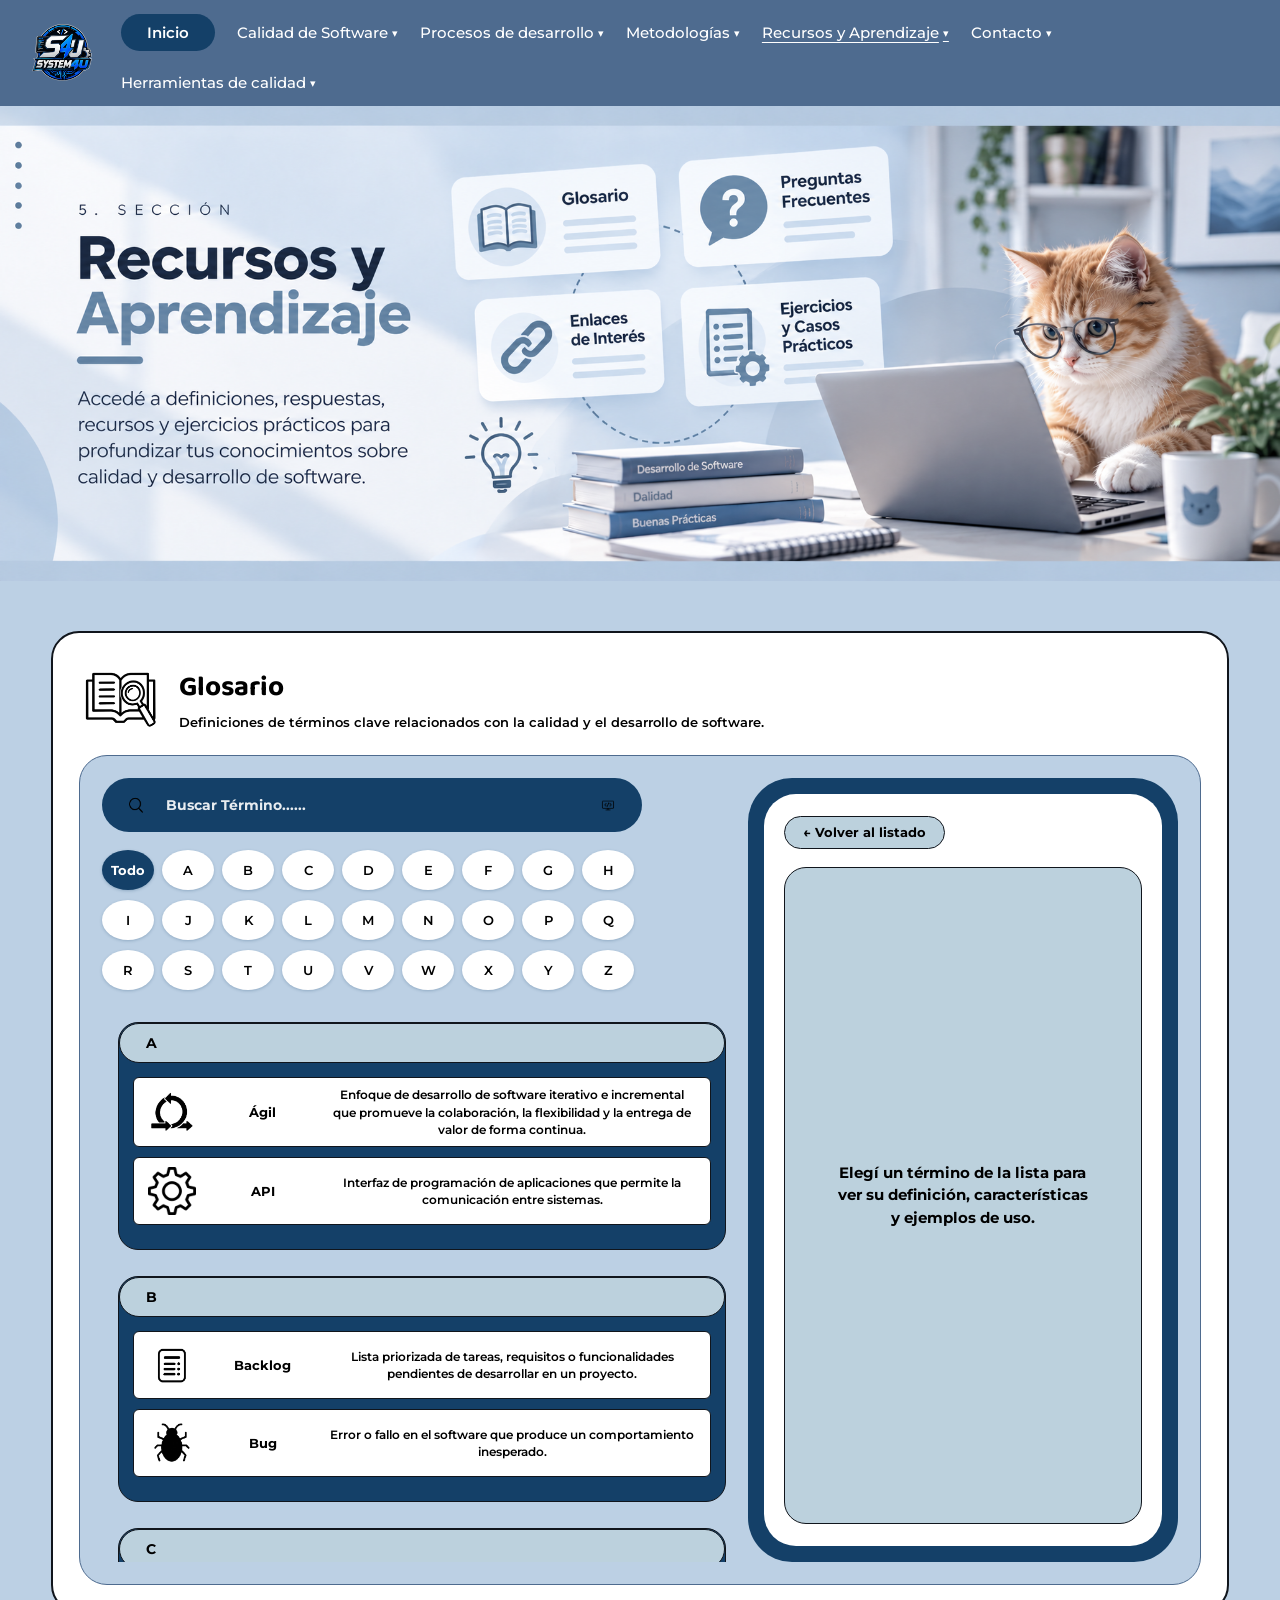
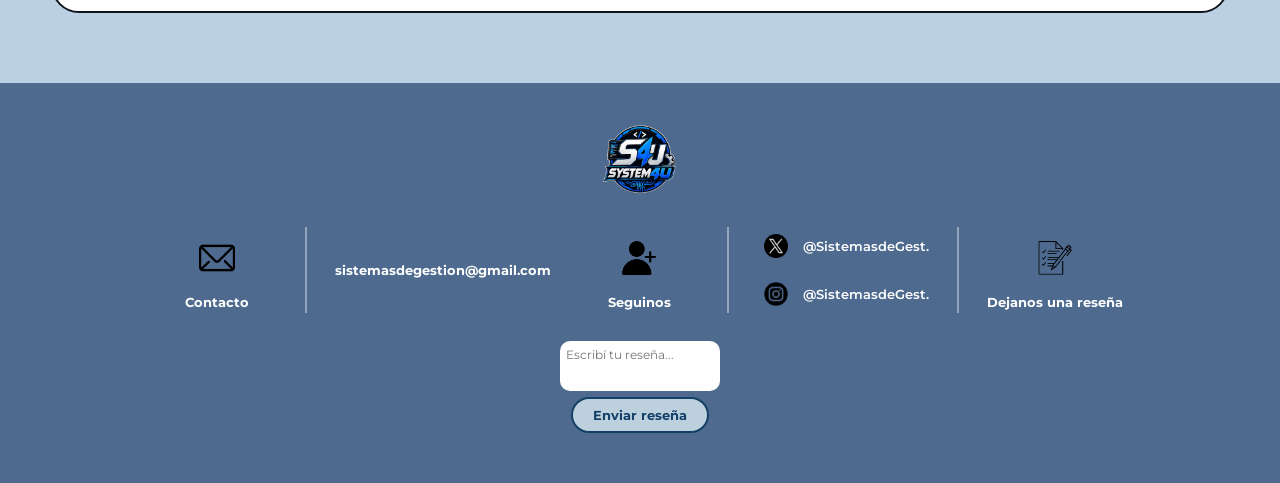
<file: recursosyaprendizaje.html>
<!DOCTYPE html>
<html lang="es">
<head>
<meta charset="UTF-8">
<meta name="viewport" content="width=device-width, initial-scale=1.0">
<title>Glosario | S4U System4U</title>
<link rel="preconnect" href="https://fonts.googleapis.com">
<link href="https://fonts.googleapis.com/css2?family=Baloo+2:wght@500;600;700;800&family=Montserrat:wght@400;500;600;700&display=swap" rel="stylesheet">
<link rel="stylesheet" href="styles.css">
<link rel="stylesheet" href="recursosyaprendizaje.css">
<style>
/* Listas de 4 de "Características principales" y "Ejemplo de uso" (panel de detalle del glosario).
   Si preferís, podés cortar este bloque y pegarlo al final de recursosyaprendizaje.css */
.gl-lista-4 {
  margin: 12px 0 4px;
  padding-left: 24px;
  text-align: left;
  list-style: disc;
  font-size: 14px;
  font-weight: 600;
  line-height: 1.5;
  overflow-wrap: anywhere;
}

.gl-lista-4 li { margin-bottom: 7px; padding-left: 2px; }
.gl-lista-4 li:last-child { margin-bottom: 0; }

/* Con las listas el contenido es más largo: las tarjetas crecen para que no se corte nada.
   Siguen teniendo todas el mismo alto, y el panel blanco se agranda si hace falta. */
.gl-der-int { height: auto; min-height: 100%; }
.gl-info.visible { display: grid; grid-auto-rows: 1fr; gap: 16px; }
.gl-info .gl-card { margin-bottom: 0; }
</style>
</head>
<body>

<!-- ===================== HEADER ===================== -->
<header class="site-header">
  <div class="header-inner">
    <a href="index.html" class="logo">
      <img src="imagenes/logo.png" alt="S4U System4U">
    </a>
    <nav class="main-nav">
      <a href="index.html" class="nav-pill">Inicio</a>
      <div class="nav-item">
        <a href="calidad-software.html">Calidad de Software <span class="caret">▾</span></a>
        <ul class="dropdown">
          <li><a href="blank.html">Principios de calidad</a></li>
          <li><a href="blank.html">Buenas prácticas</a></li>
          <li><a href="blank.html">Herramientas</a></li>
        </ul>
      </div>
      <div class="nav-item">
        <a href="procesos-desarrollo.html">Procesos de desarrollo <span class="caret">▾</span></a>
        <ul class="dropdown">
          <li><a href="blank.html">Enfoques tradicionales</a></li>
          <li><a href="blank.html">Enfoques ágiles</a></li>
        </ul>
      </div>
      <div class="nav-item">
        <a href="blank.html">Metodologías <span class="caret">▾</span></a>
        <ul class="dropdown">
          <li><a href="blank.html">Scrum</a></li>
          <li><a href="blank.html">Kanban</a></li>
          <li><a href="blank.html">XP</a></li>
        </ul>
      </div>
      <div class="nav-item">
        <a href="recursosyaprendizaje.html" class="active">Recursos y Aprendizaje <span class="caret">▾</span></a>
        <ul class="dropdown">
          <li><a href="glosario.html">Glosario</a></li>
          <li><a href="blank.html">Preguntas frecuentes</a></li>
          <li><a href="blank.html">Enlaces de interés</a></li>
          <li><a href="blank.html">Ejercicios y casos prácticos</a></li>
        </ul>
      </div>
      <div class="nav-item">
        <a href="blank.html">Contacto <span class="caret">▾</span></a>
        <ul class="dropdown">
          <li><a href="blank.html">Sobre el sitio</a></li>
          <li><a href="blank.html">Escribinos</a></li>
        </ul>
      </div>
      <div class="nav-item">
        <a href="herramientas-calidad.html">Herramientas de calidad <span class="caret">▾</span></a>
        <ul class="dropdown">
          <li><a href="blank.html">Comparador</a></li>
          <li><a href="blank.html">Checklist</a></li>
        </ul>
      </div>
    </nav>
  </div>
</header>

<!-- ===================== BANNER ===================== -->
<section class="gl-banner">
  <img src="imagenes-recursos-aprendizajes/recursosyAprendisajes.png" alt="Recursos y Aprendizaje: accedé a definiciones, respuestas, recursos y ejercicios prácticos para profundizar tus conocimientos sobre calidad y desarrollo de software">
</section>

<!-- ===================== GLOSARIO ===================== -->
<section class="gl-section">
  <div class="gl-marco">

    <div class="gl-cabecera">
      <img class="gl-ico-cab" src="imagenes-recursos-aprendizajes/Glosario.png" alt="">
      <div>
        <h2>Glosario</h2>
        <p>Definiciones de términos clave relacionados con la calidad y el desarrollo de software.</p>
      </div>
    </div>

    <div class="gl-cuerpo" id="glCuerpo">

      <!-- ===== Izquierda: buscador, letras y lista ===== -->
      <div class="gl-izq">

        <div class="gl-buscador">
          <img class="gl-ico-lupa" src="imagenes-recursos-aprendizajes/lupa.png" alt="">
          <input type="text" id="glBuscar" placeholder="Buscar Término......" oninput="glBuscar()" autocomplete="off">
          <button type="button" class="gl-limpiar" onclick="glLimpiar()" aria-label="Borrar búsqueda">
            <img class="gl-ico-x" src="imagenes-recursos-aprendizajes/x.png" alt="">
          </button>
        </div>

        <div class="gl-teclado">
          <button type="button" class="gl-letra gl-todo active" data-letra="todo" onclick="glLetra('todo', this)">Todo</button>
        <button type="button" class="gl-letra" data-letra="a" onclick="glLetra('a', this)">A</button>
        <button type="button" class="gl-letra" data-letra="b" onclick="glLetra('b', this)">B</button>
        <button type="button" class="gl-letra" data-letra="c" onclick="glLetra('c', this)">C</button>
        <button type="button" class="gl-letra" data-letra="d" onclick="glLetra('d', this)">D</button>
        <button type="button" class="gl-letra" data-letra="e" onclick="glLetra('e', this)">E</button>
        <button type="button" class="gl-letra" data-letra="f" onclick="glLetra('f', this)">F</button>
        <button type="button" class="gl-letra" data-letra="g" onclick="glLetra('g', this)">G</button>
        <button type="button" class="gl-letra" data-letra="h" onclick="glLetra('h', this)">H</button>
        <button type="button" class="gl-letra" data-letra="i" onclick="glLetra('i', this)">I</button>
        <button type="button" class="gl-letra" data-letra="j" onclick="glLetra('j', this)">J</button>
        <button type="button" class="gl-letra" data-letra="k" onclick="glLetra('k', this)">K</button>
        <button type="button" class="gl-letra" data-letra="l" onclick="glLetra('l', this)">L</button>
        <button type="button" class="gl-letra" data-letra="m" onclick="glLetra('m', this)">M</button>
        <button type="button" class="gl-letra" data-letra="n" onclick="glLetra('n', this)">N</button>
        <button type="button" class="gl-letra" data-letra="o" onclick="glLetra('o', this)">O</button>
        <button type="button" class="gl-letra" data-letra="p" onclick="glLetra('p', this)">P</button>
        <button type="button" class="gl-letra" data-letra="q" onclick="glLetra('q', this)">Q</button>
        <button type="button" class="gl-letra" data-letra="r" onclick="glLetra('r', this)">R</button>
        <button type="button" class="gl-letra" data-letra="s" onclick="glLetra('s', this)">S</button>
        <button type="button" class="gl-letra" data-letra="t" onclick="glLetra('t', this)">T</button>
        <button type="button" class="gl-letra" data-letra="u" onclick="glLetra('u', this)">U</button>
        <button type="button" class="gl-letra" data-letra="v" onclick="glLetra('v', this)">V</button>
        <button type="button" class="gl-letra" data-letra="w" onclick="glLetra('w', this)">W</button>
        <button type="button" class="gl-letra" data-letra="x" onclick="glLetra('x', this)">X</button>
        <button type="button" class="gl-letra" data-letra="y" onclick="glLetra('y', this)">Y</button>
        <button type="button" class="gl-letra" data-letra="z" onclick="glLetra('z', this)">Z</button>
        </div>

        <!-- Para agregar un término: copiá una <button class="gl-fila"> dentro de su letra
             y copiá también su <article class="gl-info"> de la derecha (con el mismo id). -->
        <div class="gl-lista" id="glLista">

      <div class="gl-grupo">
        <div class="gl-grupo-cab">A</div>

        <button type="button" class="gl-fila" id="fila-agil" data-letra="a" data-nombre="Ágil" onclick="glVer('agil')">
          <img class="gl-ico-fila" src="imagenes-recursos-aprendizajes/agil.png" alt="">
          <span class="gl-nombre">Ágil</span>
          <span class="gl-def">Enfoque de desarrollo de software iterativo e incremental que promueve la colaboración, la flexibilidad y la entrega de valor de forma continua.</span>
          
        </button>
        <button type="button" class="gl-fila" id="fila-api" data-letra="a" data-nombre="API" onclick="glVer('api')">
          <img class="gl-ico-fila" src="imagenes-recursos-aprendizajes/configuraciones.png" alt="">
          <span class="gl-nombre">API</span>
          <span class="gl-def">Interfaz de programación de aplicaciones que permite la comunicación entre sistemas.</span>
          
        </button>
      </div>

      <div class="gl-grupo">
        <div class="gl-grupo-cab">B</div>

        <button type="button" class="gl-fila" id="fila-backlog" data-letra="b" data-nombre="Backlog" onclick="glVer('backlog')">
          <img class="gl-ico-fila" src="imagenes-recursos-aprendizajes/backlog.png" alt="">
          <span class="gl-nombre">Backlog</span>
          <span class="gl-def">Lista priorizada de tareas, requisitos o funcionalidades pendientes de desarrollar en un proyecto.</span>
          
        </button>
        <button type="button" class="gl-fila" id="fila-bug" data-letra="b" data-nombre="Bug" onclick="glVer('bug')">
          <img class="gl-ico-fila" src="imagenes-recursos-aprendizajes/bug.png" alt="">
          <span class="gl-nombre">Bug</span>
          <span class="gl-def">Error o fallo en el software que produce un comportamiento inesperado.</span>
          
        </button>
      </div>

      <div class="gl-grupo">
        <div class="gl-grupo-cab">C</div>

        <button type="button" class="gl-fila" id="fila-calidad" data-letra="c" data-nombre="Calidad" onclick="glVer('calidad')">
          <img class="gl-ico-fila" src="imagenes-recursos-aprendizajes/grupo.png" alt="">
          <span class="gl-nombre">Calidad</span>
          <span class="gl-def">Conjunto de características que debe cumplir un producto o servicio para satisfacer las necesidades del usuario.</span>
        </button>
        <button type="button" class="gl-fila" id="fila-codigo-fuente" data-letra="c" data-nombre="Código fuente" onclick="glVer('codigo-fuente')">
          <img class="gl-ico-fila" src="imagenes/codigo.png" alt="">
          <span class="gl-nombre">Código fuente</span>
          <span class="gl-def">Conjunto de instrucciones escritas en un lenguaje de programación que forman un programa.</span>
        </button>
      </div>

      <div class="gl-grupo">
        <div class="gl-grupo-cab">D</div>

        <button type="button" class="gl-fila" id="fila-devops" data-letra="d" data-nombre="DevOps" onclick="glVer('devops')">
          <img class="gl-ico-fila" src="imagenes-recursos-aprendizajes/D.png" alt="Ícono de un símbolo de infinito, que representa DevOps" loading="lazy">
          <span class="gl-nombre">DevOps</span>
          <span class="gl-def">Práctica que integra desarrollo (Dev) y operaciones (Ops) para entregar software de forma rápida y confiable.</span>
        </button>
      </div>

      <div class="gl-grupo">
        <div class="gl-grupo-cab">E</div>

        <button type="button" class="gl-fila" id="fila-entrega-continua" data-letra="e" data-nombre="Entrega continua" onclick="glVer('entrega-continua')">
          <img class="gl-ico-fila" src="imagenes-recursos-aprendizajes/E.png" alt="Ícono de una caja, que representa la entrega continua" loading="lazy">
          <span class="gl-nombre">Entrega continua</span>
          <span class="gl-def">Continuous Delivery (CD): práctica que permite publicar cambios del software de manera frecuente y segura.</span>
        </button>
      </div>

      <div class="gl-grupo">
        <div class="gl-grupo-cab">F</div>

        <button type="button" class="gl-fila" id="fila-funcionalidad" data-letra="f" data-nombre="Funcionalidad" onclick="glVer('funcionalidad')">
          <img class="gl-ico-fila" src="imagenes-recursos-aprendizajes/F.png" alt="Ícono de un engranaje, que representa la funcionalidad" loading="lazy">
          <span class="gl-nombre">Funcionalidad</span>
          <span class="gl-def">Capacidad del software para realizar las funciones para las que fue diseñado.</span>
        </button>
      </div>

      <div class="gl-grupo">
        <div class="gl-grupo-cab">G</div>

        <button type="button" class="gl-fila" id="fila-git" data-letra="g" data-nombre="Git" onclick="glVer('git')">
          <img class="gl-ico-fila" src="imagenes-recursos-aprendizajes/G.png" alt="Ícono del logo de Git, un rombo con ramas" loading="lazy">
          <span class="gl-nombre">Git</span>
          <span class="gl-def">Sistema de control de versiones que permite gestionar y colaborar en el código.</span>
        </button>
      </div>

      <div class="gl-grupo">
        <div class="gl-grupo-cab">H</div>

        <button type="button" class="gl-fila" id="fila-historia-de-usuario" data-letra="h" data-nombre="Historia de usuario" onclick="glVer('historia-de-usuario')">
          <img class="gl-ico-fila" src="imagenes-recursos-aprendizajes/H.png" alt="Ícono de una tarjeta de identificación, que representa la historia de usuario" loading="lazy">
          <span class="gl-nombre">Historia de usuario</span>
          <span class="gl-def">Descripción simple de una necesidad del usuario, escrita desde su perspectiva.</span>
        </button>
      </div>

      <div class="gl-grupo">
        <div class="gl-grupo-cab">I</div>

        <button type="button" class="gl-fila" id="fila-iteracion" data-letra="i" data-nombre="Iteración" onclick="glVer('iteracion')">
          <img class="gl-ico-fila" src="imagenes-recursos-aprendizajes/I.png" alt="Ícono de dos flechas circulares, que representa la iteración" loading="lazy">
          <span class="gl-nombre">Iteración</span>
          <span class="gl-def">Período corto de trabajo en el que se desarrolla, prueba y entrega un incremento.</span>
        </button>
      </div>

      <div class="gl-grupo">
        <div class="gl-grupo-cab">J</div>

        <button type="button" class="gl-fila" id="fila-jira" data-letra="j" data-nombre="Jira" onclick="glVer('jira')">
          <img class="gl-ico-fila" src="imagenes-recursos-aprendizajes/J.png" alt="Ícono del logo de Jira, un rombo con un cuadrado en el centro" loading="lazy">
          <span class="gl-nombre">Jira</span>
          <span class="gl-def">Herramienta de gestión de proyectos, usada especialmente en metodologías ágiles.</span>
        </button>
      </div>

      <div class="gl-grupo">
        <div class="gl-grupo-cab">K</div>

        <button type="button" class="gl-fila" id="fila-kanban" data-letra="k" data-nombre="Kanban" onclick="glVer('kanban')">
          <img class="gl-ico-fila" src="imagenes-recursos-aprendizajes/K.png" alt="Ícono de un tablero dividido en columnas, que representa Kanban" loading="lazy">
          <span class="gl-nombre">Kanban</span>
          <span class="gl-def">Método ágil que visualiza el trabajo en un tablero y limita el trabajo en curso (WIP).</span>
        </button>
      </div>

      <div class="gl-grupo">
        <div class="gl-grupo-cab">L</div>

        <button type="button" class="gl-fila" id="fila-limite-wip" data-letra="l" data-nombre="Límite WIP" onclick="glVer('limite-wip')">
          <img class="gl-ico-fila" src="imagenes-recursos-aprendizajes/L.png" alt="Ícono de capas apiladas, que representa el límite de trabajo en progreso" loading="lazy">
          <span class="gl-nombre">Límite WIP</span>
          <span class="gl-def">Cantidad máxima de tareas que pueden estar en progreso en un mismo estado.</span>
        </button>
      </div>

      <div class="gl-grupo">
        <div class="gl-grupo-cab">M</div>

        <button type="button" class="gl-fila" id="fila-mantenimiento" data-letra="m" data-nombre="Mantenimiento" onclick="glVer('mantenimiento')">
          <img class="gl-ico-fila" src="imagenes-recursos-aprendizajes/M.png" alt="Ícono de una llave inglesa y un destornillador cruzados, que representa el mantenimiento" loading="lazy">
          <span class="gl-nombre">Mantenimiento</span>
          <span class="gl-def">Conjunto de actividades para corregir, mejorar o adaptar el software después de su entrega.</span>
        </button>
      </div>

      <div class="gl-grupo">
        <div class="gl-grupo-cab">N</div>

        <button type="button" class="gl-fila" id="fila-no-funcional" data-letra="n" data-nombre="No funcional" onclick="glVer('no-funcional')">
          <img class="gl-ico-fila" src="imagenes-recursos-aprendizajes/N.png" alt="Ícono de un escudo con un tilde, que representa los requisitos no funcionales" loading="lazy">
          <span class="gl-nombre">No funcional</span>
          <span class="gl-def">Requisito no funcional: característica del software, como el rendimiento, la seguridad o la usabilidad.</span>
        </button>
      </div>

      <div class="gl-grupo">
        <div class="gl-grupo-cab">O</div>

        <button type="button" class="gl-fila" id="fila-objetivo-de-calidad" data-letra="o" data-nombre="Objetivo de calidad" onclick="glVer('objetivo-de-calidad')">
          <img class="gl-ico-fila" src="imagenes-recursos-aprendizajes/O.png" alt="Ícono de una diana con una flecha, que representa el objetivo de calidad" loading="lazy">
          <span class="gl-nombre">Objetivo de calidad</span>
          <span class="gl-def">Meta relacionada con la mejora de la calidad del producto o del proceso.</span>
        </button>
      </div>

      <div class="gl-grupo">
        <div class="gl-grupo-cab">P</div>

        <button type="button" class="gl-fila" id="fila-prueba" data-letra="p" data-nombre="Prueba (Testing)" onclick="glVer('prueba')">
          <img class="gl-ico-fila" src="imagenes-recursos-aprendizajes/P.png" alt="Ícono de un matraz de laboratorio, que representa las pruebas de software" loading="lazy">
          <span class="gl-nombre">Prueba (Testing)</span>
          <span class="gl-def">Actividad que verifica que el software funcione correctamente y cumpla con los requisitos.</span>
        </button>
      </div>

      <div class="gl-grupo">
        <div class="gl-grupo-cab">Q</div>

        <button type="button" class="gl-fila" id="fila-qa" data-letra="q" data-nombre="QA" onclick="glVer('qa')">
          <img class="gl-ico-fila" src="imagenes-recursos-aprendizajes/Q.png" alt="Ícono de un escudo con un tilde, que representa el aseguramiento de calidad" loading="lazy">
          <span class="gl-nombre">QA</span>
          <span class="gl-def">Quality Assurance (aseguramiento de calidad): conjunto de procesos y prácticas para prevenir errores y garantizar la calidad del software.</span>
        </button>
      </div>

      <div class="gl-grupo">
        <div class="gl-grupo-cab">R</div>

        <button type="button" class="gl-fila" id="fila-requisito" data-letra="r" data-nombre="Requisito" onclick="glVer('requisito')">
          <img class="gl-ico-fila" src="imagenes-recursos-aprendizajes/R.png" alt="Ícono de una lista de verificación, que representa los requisitos" loading="lazy">
          <span class="gl-nombre">Requisito</span>
          <span class="gl-def">Condición o necesidad que el software debe cumplir; puede ser funcional o no funcional.</span>
        </button>
      </div>

      <div class="gl-grupo">
        <div class="gl-grupo-cab">S</div>

        <button type="button" class="gl-fila" id="fila-scrum" data-letra="s" data-nombre="Scrum" onclick="glVer('scrum')">
          <img class="gl-ico-fila" src="imagenes-recursos-aprendizajes/S.png" alt="Ícono de un grupo de tres personas, que representa a Scrum" loading="lazy">
          <span class="gl-nombre">Scrum</span>
          <span class="gl-def">Metodología ágil que organiza el trabajo en ciclos cortos (Sprints) con roles, eventos y artefactos.</span>
        </button>
      </div>

      <div class="gl-grupo">
        <div class="gl-grupo-cab">T</div>

        <button type="button" class="gl-fila" id="fila-tdd" data-letra="t" data-nombre="TDD" onclick="glVer('tdd')">
          <img class="gl-ico-fila" src="imagenes-recursos-aprendizajes/T.png" alt="Ícono de código entre signos menor y mayor, que representa TDD" loading="lazy">
          <span class="gl-nombre">TDD</span>
          <span class="gl-def">Test-Driven Development (desarrollo guiado por pruebas): enfoque que propone escribir primero las pruebas y luego el código.</span>
        </button>
      </div>

      <div class="gl-grupo">
        <div class="gl-grupo-cab">U</div>

        <button type="button" class="gl-fila" id="fila-usabilidad" data-letra="u" data-nombre="Usabilidad" onclick="glVer('usabilidad')">
          <img class="gl-ico-fila" src="imagenes-recursos-aprendizajes/U.png" alt="Ícono de un mouse de computadora, que representa la usabilidad" loading="lazy">
          <span class="gl-nombre">Usabilidad</span>
          <span class="gl-def">Facilidad con la que un usuario puede aprender, usar y alcanzar sus objetivos con el software.</span>
        </button>
      </div>

      <div class="gl-grupo">
        <div class="gl-grupo-cab">V</div>

        <button type="button" class="gl-fila" id="fila-version" data-letra="v" data-nombre="Versión" onclick="glVer('version')">
          <img class="gl-ico-fila" src="imagenes-recursos-aprendizajes/V.png" alt="Ícono de una etiqueta, que representa la versión del software" loading="lazy">
          <span class="gl-nombre">Versión</span>
          <span class="gl-def">Estado específico del software, identificado por un número, que refleja cambios o mejoras.</span>
        </button>
      </div>

      <div class="gl-grupo">
        <div class="gl-grupo-cab">W</div>

        <button type="button" class="gl-fila" id="fila-wip" data-letra="w" data-nombre="WIP" onclick="glVer('wip')">
          <img class="gl-ico-fila" src="imagenes-recursos-aprendizajes/W.png" alt="Ícono de una lista con viñetas, que representa el trabajo en progreso" loading="lazy">
          <span class="gl-nombre">WIP</span>
          <span class="gl-def">Work In Progress (trabajo en progreso): tareas que se están realizando y aún no se finalizan.</span>
        </button>
      </div>

      <div class="gl-grupo">
        <div class="gl-grupo-cab">X</div>

        <button type="button" class="gl-fila" id="fila-xp" data-letra="x" data-nombre="XP" onclick="glVer('xp')">
          <img class="gl-ico-fila" src="imagenes-recursos-aprendizajes/X.png" alt="Ícono de un monitor con código en la pantalla, que representa XP" loading="lazy">
          <span class="gl-nombre">XP</span>
          <span class="gl-def">Extreme Programming: metodología ágil que promueve la calidad del código, la colaboración y las entregas frecuentes.</span>
        </button>
      </div>

      <div class="gl-grupo">
        <div class="gl-grupo-cab">Y</div>

        <button type="button" class="gl-fila" id="fila-yaml" data-letra="y" data-nombre="YAML" onclick="glVer('yaml')">
          <img class="gl-ico-fila" src="imagenes-recursos-aprendizajes/Y.png" alt="Ícono de un archivo con la etiqueta YAML" loading="lazy">
          <span class="gl-nombre">YAML</span>
          <span class="gl-def">Formato de archivo simple y legible, utilizado para configurar y definir datos (por ejemplo, en CI/CD).</span>
        </button>
      </div>

      <div class="gl-grupo">
        <div class="gl-grupo-cab">Z</div>

        <button type="button" class="gl-fila" id="fila-zero-defect" data-letra="z" data-nombre="Zero Defect" onclick="glVer('zero-defect')">
          <img class="gl-ico-fila" src="imagenes-recursos-aprendizajes/Z.png" alt="Ícono de un círculo con un tilde, que representa cero defectos" loading="lazy">
          <span class="gl-nombre">Zero Defect</span>
          <span class="gl-def">Enfoque de calidad que busca minimizar o eliminar los errores en el desarrollo del software.</span>
        </button>
      </div>

          <p class="gl-sin-resultados" id="glSinResultados"></p>
        </div>

      </div>

      <!-- ===== Derecha: detalle del término ===== -->
      <aside class="gl-der">
        <div class="gl-der-ext">
          <div class="gl-der-int">

            <button type="button" class="gl-volver" onclick="glVolver()">← Volver al listado</button>

            <div class="gl-inicio visible" id="glInicio">
              <p>Elegí un término de la lista para ver su definición, características y ejemplos de uso.</p>
            </div>

      <article class="gl-info" id="info-agil">
        <div class="gl-card">
          <div class="gl-card-cab">
            <img class="gl-ico-detalle" src="imagenes-recursos-aprendizajes/agil.png" alt="">
            <span>Ágil</span>
          </div>
          <p class="gl-card-texto">Enfoque de desarrollo de software que organiza el trabajo en ciclos cortos, entrega versiones funcionales del producto con frecuencia y se adapta a los cambios.</p>
        </div>
        <div class="gl-card">
          <div class="gl-card-cab">
            <img class="gl-ico-excl" src="imagenes-recursos-aprendizajes/caractPrinicipales.png" alt="">
            <span>Características principales</span>
          </div>
          <ul class="gl-lista-4">
            <li>Iterativo e incremental.</li>
            <li>Colaboración constante con el cliente.</li>
            <li>Flexibilidad frente a los cambios.</li>
            <li>Equipos autoorganizados y mejora continua.</li>
          </ul>
        </div>
        <div class="gl-card">
          <div class="gl-card-cab">
            <img class="gl-ico-foco" src="imagenes-recursos-aprendizajes/ejemploDeUso.png" alt="">
            <span>Ejemplo de uso</span>
          </div>
          <ul class="gl-lista-4">
            <li>Metodologías como Scrum, Kanban y XP.</li>
            <li>Un equipo que entrega una mejora de la app cada 2 semanas.</li>
            <li>Reuniones diarias cortas para coordinar el trabajo.</li>
            <li>Una demo al cliente al final de cada ciclo para recibir su opinión.</li>
          </ul>
        </div>
      </article>

      <article class="gl-info" id="info-api">
        <div class="gl-card">
          <div class="gl-card-cab">
            <img class="gl-ico-detalle" src="imagenes-recursos-aprendizajes/configuraciones.png" alt="">
            <span>API</span>
          </div>
          <p class="gl-card-texto">Conjunto de reglas y funciones que permite que dos aplicaciones o sistemas se comuniquen e intercambien datos sin conocer cómo funciona cada uno por dentro.</p>
        </div>
        <div class="gl-card">
          <div class="gl-card-cab">
            <img class="gl-ico-excl" src="imagenes-recursos-aprendizajes/caractPrinicipales.png" alt="">
            <span>Características principales</span>
          </div>
          <ul class="gl-lista-4">
            <li>Actúa como intermediaria entre sistemas.</li>
            <li>Define qué se puede pedir y cómo se recibe la respuesta.</li>
            <li>Oculta la complejidad interna y es reutilizable.</li>
            <li>Suele intercambiar datos en formatos como JSON.</li>
          </ul>
        </div>
        <div class="gl-card">
          <div class="gl-card-cab">
            <img class="gl-ico-foco" src="imagenes-recursos-aprendizajes/ejemploDeUso.png" alt="">
            <span>Ejemplo de uso</span>
          </div>
          <ul class="gl-lista-4">
            <li>Una app del clima que consulta los datos de un servicio meteorológico.</li>
            <li>El botón “Iniciar sesión con Google”.</li>
            <li>La pasarela de pago de una tienda online.</li>
            <li>Mostrar un mapa de Google Maps dentro de una app o sitio web.</li>
          </ul>
        </div>
      </article>

      <article class="gl-info" id="info-backlog">
        <div class="gl-card">
          <div class="gl-card-cab">
            <img class="gl-ico-detalle" src="imagenes-recursos-aprendizajes/backlog.png" alt="">
            <span>Backlog</span>
          </div>
          <p class="gl-card-texto">Lista priorizada de tareas, requisitos, mejoras y errores pendientes de desarrollar en un proyecto.</p>
        </div>
        <div class="gl-card">
          <div class="gl-card-cab">
            <img class="gl-ico-excl" src="imagenes-recursos-aprendizajes/caractPrinicipales.png" alt="">
            <span>Características principales</span>
          </div>
          <ul class="gl-lista-4">
            <li>Está ordenada por prioridad.</li>
            <li>Se actualiza durante todo el proyecto y es visible para todo el equipo.</li>
            <li>Cada ítem describe el valor que aporta.</li>
            <li>En Scrum se divide en Product Backlog y Sprint Backlog.</li>
          </ul>
        </div>
        <div class="gl-card">
          <div class="gl-card-cab">
            <img class="gl-ico-foco" src="imagenes-recursos-aprendizajes/ejemploDeUso.png" alt="">
            <span>Ejemplo de uso</span>
          </div>
          <ul class="gl-lista-4">
            <li>Una historia de usuario: “Como usuario, quiero recuperar mi contraseña”.</li>
            <li>Un tablero de Jira o Trello con las tareas pendientes.</li>
            <li>El Product Owner reordena el backlog antes de planificar el Sprint.</li>
            <li>Agregar al backlog un error reportado por un usuario para corregirlo más adelante.</li>
          </ul>
        </div>
      </article>

      <article class="gl-info" id="info-bug">
        <div class="gl-card">
          <div class="gl-card-cab">
            <img class="gl-ico-detalle" src="imagenes-recursos-aprendizajes/bug.png" alt="">
            <span>Bug</span>
          </div>
          <p class="gl-card-texto">Error o defecto en el software que hace que funcione de forma incorrecta o inesperada.</p>
        </div>
        <div class="gl-card">
          <div class="gl-card-cab">
            <img class="gl-ico-excl" src="imagenes-recursos-aprendizajes/caractPrinicipales.png" alt="">
            <span>Características principales</span>
          </div>
          <ul class="gl-lista-4">
            <li>Puede originarse en el código, el diseño o requisitos mal entendidos.</li>
            <li>Tiene distinta gravedad: desde un detalle visual hasta una falla crítica.</li>
            <li>Se detecta durante las pruebas o lo reportan los usuarios.</li>
            <li>Se registra, se prioriza y se corrige; un buen reporte incluye los pasos para reproducirlo.</li>
          </ul>
        </div>
        <div class="gl-card">
          <div class="gl-card-cab">
            <img class="gl-ico-foco" src="imagenes-recursos-aprendizajes/ejemploDeUso.png" alt="">
            <span>Ejemplo de uso</span>
          </div>
          <ul class="gl-lista-4">
            <li>Un botón “Enviar” que no responde.</li>
            <li>Un carrito de compras que calcula mal el total.</li>
            <li>Una app que se cierra sola al abrir cierta pantalla.</li>
            <li>Reportar el error en herramientas como Jira o Bugzilla.</li>
          </ul>
        </div>
      </article>

      <article class="gl-info" id="info-calidad">
        <div class="gl-card">
          <div class="gl-card-cab">
            <img class="gl-ico-detalle" src="imagenes-recursos-aprendizajes/grupo.png" alt="">
            <span>Calidad</span>
          </div>
          <p class="gl-card-texto">Grado en que un producto o servicio cumple los requisitos y satisface las necesidades y expectativas del usuario.</p>
        </div>
        <div class="gl-card">
          <div class="gl-card-cab">
            <img class="gl-ico-excl" src="imagenes-recursos-aprendizajes/caractPrinicipales.png" alt="">
            <span>Características principales</span>
          </div>
          <ul class="gl-lista-4">
            <li>Se evalúa con atributos como funcionalidad, fiabilidad, usabilidad, eficiencia, mantenibilidad y portabilidad.</li>
            <li>Está presente en todo el proceso, no solo al final.</li>
            <li>Prioriza prevenir los errores antes que corregirlos.</li>
            <li>Busca la mejora continua y se verifica con pruebas y métricas.</li>
          </ul>
        </div>
        <div class="gl-card">
          <div class="gl-card-cab">
            <img class="gl-ico-foco" src="imagenes-recursos-aprendizajes/ejemploDeUso.png" alt="">
            <span>Ejemplo de uso</span>
          </div>
          <ul class="gl-lista-4">
            <li>Ejecutar pruebas unitarias y de integración antes de lanzar.</li>
            <li>Hacer revisiones de código entre compañeros.</li>
            <li>Evaluar el producto con las normas ISO/IEC 9126 o 25000.</li>
            <li>Analizar el código con herramientas como SonarQube.</li>
          </ul>
        </div>
      </article>

      <article class="gl-info" id="info-codigo-fuente">
        <div class="gl-card">
          <div class="gl-card-cab">
            <img class="gl-ico-detalle" src="imagenes/codigo.png" alt="">
            <span>Código fuente</span>
          </div>
          <p class="gl-card-texto">Conjunto de instrucciones escritas por programadores en un lenguaje de programación, que luego se convierte en un programa ejecutable.</p>
        </div>
        <div class="gl-card">
          <div class="gl-card-cab">
            <img class="gl-ico-excl" src="imagenes-recursos-aprendizajes/caractPrinicipales.png" alt="">
            <span>Características principales</span>
          </div>
          <ul class="gl-lista-4">
            <li>Es legible para las personas y debe ser claro y fácil de mantener.</li>
            <li>Se escribe en un lenguaje de programación (Python, Java, JavaScript, etc.).</li>
            <li>Se organiza en archivos, funciones y clases.</li>
            <li>Se guarda con control de versiones, por ejemplo Git.</li>
          </ul>
        </div>
        <div class="gl-card">
          <div class="gl-card-cab">
            <img class="gl-ico-foco" src="imagenes-recursos-aprendizajes/ejemploDeUso.png" alt="">
            <span>Ejemplo de uso</span>
          </div>
          <ul class="gl-lista-4">
            <li>Los archivos .html, .css y .js de esta página web.</li>
            <li>Un repositorio de GitHub con el proyecto.</li>
            <li>Revisar los cambios de un compañero antes de incorporarlos.</li>
            <li>Proyectos de código abierto, donde cualquiera puede ver y mejorar el código.</li>
          </ul>
        </div>
      </article>

      <article class="gl-info" id="info-devops">
        <div class="gl-card">
          <div class="gl-card-cab">
            <img class="gl-ico-detalle" src="imagenes-recursos-aprendizajes/D.png" alt="Ícono de un símbolo de infinito, que representa DevOps" loading="lazy">
            <span>DevOps</span>
          </div>
          <p class="gl-card-texto">Cultura y conjunto de prácticas que unen a los equipos de desarrollo (Dev) y de operaciones (Ops) para entregar software de forma rápida, frecuente y confiable.</p>
        </div>
        <div class="gl-card">
          <div class="gl-card-cab">
            <img class="gl-ico-excl" src="imagenes-recursos-aprendizajes/caractPrinicipales.png" alt="Ícono de un signo de exclamación dentro de un círculo, que señala las características principales" loading="lazy">
            <span>Características principales</span>
          </div>
          <ul class="gl-lista-4">
            <li>Une desarrollo y operaciones en un mismo flujo de trabajo.</li>
            <li>Automatiza la integración, las pruebas y el despliegue.</li>
            <li>Promueve la colaboración y la responsabilidad compartida.</li>
            <li>Monitorea el sistema de forma continua para mejorarlo.</li>
          </ul>
        </div>
        <div class="gl-card">
          <div class="gl-card-cab">
            <img class="gl-ico-foco" src="imagenes-recursos-aprendizajes/ejemploDeUso.png" alt="Ícono de una bombilla, que representa un ejemplo de uso" loading="lazy">
            <span>Ejemplo de uso</span>
          </div>
          <ul class="gl-lista-4">
            <li>Un pipeline que compila, prueba y publica la app automáticamente.</li>
            <li>Un equipo que despliega varias veces por semana con poco riesgo.</li>
            <li>Alertas automáticas que avisan cuando un servicio falla.</li>
            <li>Infraestructura definida en archivos de configuración, como YAML.</li>
          </ul>
        </div>
      </article>

      <article class="gl-info" id="info-entrega-continua">
        <div class="gl-card">
          <div class="gl-card-cab">
            <img class="gl-ico-detalle" src="imagenes-recursos-aprendizajes/E.png" alt="Ícono de una caja, que representa la entrega continua" loading="lazy">
            <span>Entrega continua</span>
          </div>
          <p class="gl-card-texto">Práctica que mantiene el software siempre listo para publicarse, de modo que los cambios puedan entregarse a los usuarios de manera frecuente, rápida y segura.</p>
        </div>
        <div class="gl-card">
          <div class="gl-card-cab">
            <img class="gl-ico-excl" src="imagenes-recursos-aprendizajes/caractPrinicipales.png" alt="Ícono de un signo de exclamación dentro de un círculo, que señala las características principales" loading="lazy">
            <span>Características principales</span>
          </div>
          <ul class="gl-lista-4">
            <li>Mantiene el producto siempre en condiciones de ser publicado.</li>
            <li>Se apoya en pruebas automáticas en cada cambio.</li>
            <li>Reduce el riesgo al entregar cambios pequeños y frecuentes.</li>
            <li>Suele formar parte de un pipeline de CI/CD.</li>
          </ul>
        </div>
        <div class="gl-card">
          <div class="gl-card-cab">
            <img class="gl-ico-foco" src="imagenes-recursos-aprendizajes/ejemploDeUso.png" alt="Ícono de una bombilla, que representa un ejemplo de uso" loading="lazy">
            <span>Ejemplo de uso</span>
          </div>
          <ul class="gl-lista-4">
            <li>Publicar una mejora de la web el mismo día en que se termina.</li>
            <li>Un pipeline que deja cada versión lista para desplegar con un clic.</li>
            <li>Entregar cambios pequeños a los usuarios todas las semanas.</li>
            <li>Volver rápido a la versión anterior si algo sale mal.</li>
          </ul>
        </div>
      </article>

      <article class="gl-info" id="info-funcionalidad">
        <div class="gl-card">
          <div class="gl-card-cab">
            <img class="gl-ico-detalle" src="imagenes-recursos-aprendizajes/F.png" alt="Ícono de un engranaje, que representa la funcionalidad" loading="lazy">
            <span>Funcionalidad</span>
          </div>
          <p class="gl-card-texto">Capacidad del software para realizar, de forma correcta y completa, las funciones para las que fue diseñado según las necesidades del usuario. Es una de las características de calidad de la norma ISO/IEC 9126.</p>
        </div>
        <div class="gl-card">
          <div class="gl-card-cab">
            <img class="gl-ico-excl" src="imagenes-recursos-aprendizajes/caractPrinicipales.png" alt="Ícono de un signo de exclamación dentro de un círculo, que señala las características principales" loading="lazy">
            <span>Características principales</span>
          </div>
          <ul class="gl-lista-4">
            <li>Se refiere a lo que el software hace, no a cómo lo hace.</li>
            <li>Incluye adecuación, exactitud, interoperabilidad y seguridad.</li>
            <li>Se verifica con pruebas funcionales.</li>
            <li>Es una de las 6 características de calidad de ISO/IEC 9126.</li>
          </ul>
        </div>
        <div class="gl-card">
          <div class="gl-card-cab">
            <img class="gl-ico-foco" src="imagenes-recursos-aprendizajes/ejemploDeUso.png" alt="Ícono de una bombilla, que representa un ejemplo de uso" loading="lazy">
            <span>Ejemplo de uso</span>
          </div>
          <ul class="gl-lista-4">
            <li>Que un carrito de compras sume bien los productos y el total.</li>
            <li>Que el inicio de sesión solo deje entrar con usuario y contraseña correctos.</li>
            <li>Que un reporte exporte los datos pedidos en PDF.</li>
            <li>Probar cada función de la app contra sus requisitos.</li>
          </ul>
        </div>
      </article>

      <article class="gl-info" id="info-git">
        <div class="gl-card">
          <div class="gl-card-cab">
            <img class="gl-ico-detalle" src="imagenes-recursos-aprendizajes/G.png" alt="Ícono del logo de Git, un rombo con ramas" loading="lazy">
            <span>Git</span>
          </div>
          <p class="gl-card-texto">Sistema de control de versiones distribuido que registra los cambios del código a lo largo del tiempo y permite que varias personas colaboren en el mismo proyecto.</p>
        </div>
        <div class="gl-card">
          <div class="gl-card-cab">
            <img class="gl-ico-excl" src="imagenes-recursos-aprendizajes/caractPrinicipales.png" alt="Ícono de un signo de exclamación dentro de un círculo, que señala las características principales" loading="lazy">
            <span>Características principales</span>
          </div>
          <ul class="gl-lista-4">
            <li>Guarda el historial completo de cambios del código.</li>
            <li>Permite trabajar en ramas (branches) sin afectar la versión principal.</li>
            <li>Es distribuido: cada persona tiene una copia completa del repositorio.</li>
            <li>Facilita unir (merge) el trabajo de varias personas.</li>
          </ul>
        </div>
        <div class="gl-card">
          <div class="gl-card-cab">
            <img class="gl-ico-foco" src="imagenes-recursos-aprendizajes/ejemploDeUso.png" alt="Ícono de una bombilla, que representa un ejemplo de uso" loading="lazy">
            <span>Ejemplo de uso</span>
          </div>
          <ul class="gl-lista-4">
            <li>Guardar cambios con commit y subirlos al repositorio con push.</li>
            <li>Un repositorio de GitHub compartido por todo el equipo.</li>
            <li>Crear una rama para probar una función nueva sin romper el proyecto.</li>
            <li>Volver a una versión anterior del código si algo falla.</li>
          </ul>
        </div>
      </article>

      <article class="gl-info" id="info-historia-de-usuario">
        <div class="gl-card">
          <div class="gl-card-cab">
            <img class="gl-ico-detalle" src="imagenes-recursos-aprendizajes/H.png" alt="Ícono de una tarjeta de identificación, que representa la historia de usuario" loading="lazy">
            <span>Historia de usuario</span>
          </div>
          <p class="gl-card-texto">Descripción breve y simple de una necesidad del usuario, escrita desde su perspectiva, que representa una funcionalidad con valor para el negocio.</p>
        </div>
        <div class="gl-card">
          <div class="gl-card-cab">
            <img class="gl-ico-excl" src="imagenes-recursos-aprendizajes/caractPrinicipales.png" alt="Ícono de un signo de exclamación dentro de un círculo, que señala las características principales" loading="lazy">
            <span>Características principales</span>
          </div>
          <ul class="gl-lista-4">
            <li>Se escribe en lenguaje simple, desde el punto de vista del usuario.</li>
            <li>Suele seguir el formato “Como [usuario], quiero [acción] para [beneficio]”.</li>
            <li>Es corta y se completa con criterios de aceptación.</li>
            <li>Se ordena y prioriza dentro del backlog.</li>
          </ul>
        </div>
        <div class="gl-card">
          <div class="gl-card-cab">
            <img class="gl-ico-foco" src="imagenes-recursos-aprendizajes/ejemploDeUso.png" alt="Ícono de una bombilla, que representa un ejemplo de uso" loading="lazy">
            <span>Ejemplo de uso</span>
          </div>
          <ul class="gl-lista-4">
            <li>“Como cliente, quiero recuperar mi contraseña para volver a entrar.”</li>
            <li>“Como alumno, quiero ver mis notas para saber cómo voy.”</li>
            <li>Una tarjeta en Trello o Jira con su criterio de aceptación.</li>
            <li>Elegir y estimar historias al planificar un Sprint.</li>
          </ul>
        </div>
      </article>

      <article class="gl-info" id="info-iteracion">
        <div class="gl-card">
          <div class="gl-card-cab">
            <img class="gl-ico-detalle" src="imagenes-recursos-aprendizajes/I.png" alt="Ícono de dos flechas circulares, que representa la iteración" loading="lazy">
            <span>Iteración</span>
          </div>
          <p class="gl-card-texto">Período corto y de duración fija en el que el equipo planifica, desarrolla, prueba y entrega un incremento del producto, para luego revisar lo hecho y mejorar.</p>
        </div>
        <div class="gl-card">
          <div class="gl-card-cab">
            <img class="gl-ico-excl" src="imagenes-recursos-aprendizajes/caractPrinicipales.png" alt="Ícono de un signo de exclamación dentro de un círculo, que señala las características principales" loading="lazy">
            <span>Características principales</span>
          </div>
          <ul class="gl-lista-4">
            <li>Tiene una duración fija y corta, por ejemplo de 1 a 4 semanas.</li>
            <li>Termina con una parte del producto funcionando.</li>
            <li>Se repite en ciclos, incorporando lo aprendido.</li>
            <li>Permite adaptarse a los cambios entre una iteración y la siguiente.</li>
          </ul>
        </div>
        <div class="gl-card">
          <div class="gl-card-cab">
            <img class="gl-ico-foco" src="imagenes-recursos-aprendizajes/ejemploDeUso.png" alt="Ícono de una bombilla, que representa un ejemplo de uso" loading="lazy">
            <span>Ejemplo de uso</span>
          </div>
          <ul class="gl-lista-4">
            <li>Un Sprint de 2 semanas en Scrum.</li>
            <li>Entregar una funcionalidad nueva al cliente en cada iteración.</li>
            <li>Revisar al final de cada iteración qué salió bien y qué mejorar.</li>
            <li>Modelo iterativo: construir una versión básica y mejorarla en cada vuelta.</li>
          </ul>
        </div>
      </article>

      <article class="gl-info" id="info-jira">
        <div class="gl-card">
          <div class="gl-card-cab">
            <img class="gl-ico-detalle" src="imagenes-recursos-aprendizajes/J.png" alt="Ícono del logo de Jira, un rombo con un cuadrado en el centro" loading="lazy">
            <span>Jira</span>
          </div>
          <p class="gl-card-texto">Herramienta de gestión de proyectos y seguimiento de tareas y errores, usada especialmente por equipos que trabajan con metodologías ágiles.</p>
        </div>
        <div class="gl-card">
          <div class="gl-card-cab">
            <img class="gl-ico-excl" src="imagenes-recursos-aprendizajes/caractPrinicipales.png" alt="Ícono de un signo de exclamación dentro de un círculo, que señala las características principales" loading="lazy">
            <span>Características principales</span>
          </div>
          <ul class="gl-lista-4">
            <li>Permite crear y seguir tareas, historias de usuario y errores.</li>
            <li>Ofrece tableros Scrum y Kanban.</li>
            <li>Muestra el avance con reportes y gráficos.</li>
            <li>Se puede integrar con otras herramientas, como las de control de versiones.</li>
          </ul>
        </div>
        <div class="gl-card">
          <div class="gl-card-cab">
            <img class="gl-ico-foco" src="imagenes-recursos-aprendizajes/ejemploDeUso.png" alt="Ícono de una bombilla, que representa un ejemplo de uso" loading="lazy">
            <span>Ejemplo de uso</span>
          </div>
          <ul class="gl-lista-4">
            <li>Un tablero con las columnas Por hacer, En curso y Hecho.</li>
            <li>Registrar un error con los pasos para reproducirlo.</li>
            <li>Planificar el backlog y los Sprints de un proyecto.</li>
            <li>Ver el gráfico de avance (burndown chart) del Sprint.</li>
          </ul>
        </div>
      </article>

      <article class="gl-info" id="info-kanban">
        <div class="gl-card">
          <div class="gl-card-cab">
            <img class="gl-ico-detalle" src="imagenes-recursos-aprendizajes/K.png" alt="Ícono de un tablero dividido en columnas, que representa Kanban" loading="lazy">
            <span>Kanban</span>
          </div>
          <p class="gl-card-texto">Método ágil de gestión visual del trabajo que representa las tareas en un tablero y limita el trabajo en curso (WIP) para mejorar el flujo y la entrega continua de valor.</p>
        </div>
        <div class="gl-card">
          <div class="gl-card-cab">
            <img class="gl-ico-excl" src="imagenes-recursos-aprendizajes/caractPrinicipales.png" alt="Ícono de un signo de exclamación dentro de un círculo, que señala las características principales" loading="lazy">
            <span>Características principales</span>
          </div>
          <ul class="gl-lista-4">
            <li>Visualiza el trabajo en un tablero con columnas.</li>
            <li>Limita la cantidad de tareas en progreso (WIP).</li>
            <li>Busca un flujo de trabajo continuo, sin iteraciones fijas.</li>
            <li>Mejora de forma continua a partir de las métricas del flujo.</li>
          </ul>
        </div>
        <div class="gl-card">
          <div class="gl-card-cab">
            <img class="gl-ico-foco" src="imagenes-recursos-aprendizajes/ejemploDeUso.png" alt="Ícono de una bombilla, que representa un ejemplo de uso" loading="lazy">
            <span>Ejemplo de uso</span>
          </div>
          <ul class="gl-lista-4">
            <li>Un tablero con Por hacer, En proceso y Hecho.</li>
            <li>Un equipo de soporte que atiende los pedidos a medida que llegan.</li>
            <li>Limitar “En proceso” a 2 tareas para evitar la sobrecarga.</li>
            <li>Medir cuánto tarda una tarea desde que empieza hasta que termina.</li>
          </ul>
        </div>
      </article>

      <article class="gl-info" id="info-limite-wip">
        <div class="gl-card">
          <div class="gl-card-cab">
            <img class="gl-ico-detalle" src="imagenes-recursos-aprendizajes/L.png" alt="Ícono de capas apiladas, que representa el límite de trabajo en progreso" loading="lazy">
            <span>Límite WIP</span>
          </div>
          <p class="gl-card-texto">Cantidad máxima de tareas que pueden estar en progreso al mismo tiempo en una columna o estado del tablero, para evitar la sobrecarga del equipo.</p>
        </div>
        <div class="gl-card">
          <div class="gl-card-cab">
            <img class="gl-ico-excl" src="imagenes-recursos-aprendizajes/caractPrinicipales.png" alt="Ícono de un signo de exclamación dentro de un círculo, que señala las características principales" loading="lazy">
            <span>Características principales</span>
          </div>
          <ul class="gl-lista-4">
            <li>Se define para cada columna del tablero.</li>
            <li>Evita empezar muchas tareas sin terminar ninguna.</li>
            <li>Ayuda a detectar cuellos de botella.</li>
            <li>Obliga a terminar algo antes de comenzar otra tarea.</li>
          </ul>
        </div>
        <div class="gl-card">
          <div class="gl-card-cab">
            <img class="gl-ico-foco" src="imagenes-recursos-aprendizajes/ejemploDeUso.png" alt="Ícono de una bombilla, que representa un ejemplo de uso" loading="lazy">
            <span>Ejemplo de uso</span>
          </div>
          <ul class="gl-lista-4">
            <li>“En proceso” permite como máximo 2 tareas.</li>
            <li>No se puede mover una tercera tarea hasta terminar una.</li>
            <li>Un equipo ve la columna “Pruebas” llena y ayuda a terminar antes de seguir.</li>
            <li>Practicarlo en el tablero Kanban interactivo de la sección Metodologías en detalle.</li>
          </ul>
        </div>
      </article>

      <article class="gl-info" id="info-mantenimiento">
        <div class="gl-card">
          <div class="gl-card-cab">
            <img class="gl-ico-detalle" src="imagenes-recursos-aprendizajes/M.png" alt="Ícono de una llave inglesa y un destornillador cruzados, que representa el mantenimiento" loading="lazy">
            <span>Mantenimiento</span>
          </div>
          <p class="gl-card-texto">Conjunto de actividades que se realizan después de la entrega del software para corregir errores, mejorarlo o adaptarlo a nuevos entornos o necesidades.</p>
        </div>
        <div class="gl-card">
          <div class="gl-card-cab">
            <img class="gl-ico-excl" src="imagenes-recursos-aprendizajes/caractPrinicipales.png" alt="Ícono de un signo de exclamación dentro de un círculo, que señala las características principales" loading="lazy">
            <span>Características principales</span>
          </div>
          <ul class="gl-lista-4">
            <li>Puede ser correctivo, adaptativo, perfectivo o preventivo.</li>
            <li>Comienza cuando el software ya está en uso.</li>
            <li>Suele ser una de las etapas más largas del ciclo de vida.</li>
            <li>Se facilita con código claro, pruebas y buena documentación.</li>
          </ul>
        </div>
        <div class="gl-card">
          <div class="gl-card-cab">
            <img class="gl-ico-foco" src="imagenes-recursos-aprendizajes/ejemploDeUso.png" alt="Ícono de una bombilla, que representa un ejemplo de uso" loading="lazy">
            <span>Ejemplo de uso</span>
          </div>
          <ul class="gl-lista-4">
            <li>Corregir un error que reportaron los usuarios (correctivo).</li>
            <li>Adaptar la app a una nueva versión del sistema operativo (adaptativo).</li>
            <li>Agregar una mejora pedida por el cliente (perfectivo).</li>
            <li>Reorganizar el código para evitar problemas futuros (preventivo).</li>
          </ul>
        </div>
      </article>

      <article class="gl-info" id="info-no-funcional">
        <div class="gl-card">
          <div class="gl-card-cab">
            <img class="gl-ico-detalle" src="imagenes-recursos-aprendizajes/N.png" alt="Ícono de un escudo con un tilde, que representa los requisitos no funcionales" loading="lazy">
            <span>No funcional</span>
          </div>
          <p class="gl-card-texto">Requisito que describe cómo debe comportarse el sistema, es decir, sus cualidades (rendimiento, seguridad, usabilidad, etc.), y no qué funciones realiza.</p>
        </div>
        <div class="gl-card">
          <div class="gl-card-cab">
            <img class="gl-ico-excl" src="imagenes-recursos-aprendizajes/caractPrinicipales.png" alt="Ícono de un signo de exclamación dentro de un círculo, que señala las características principales" loading="lazy">
            <span>Características principales</span>
          </div>
          <ul class="gl-lista-4">
            <li>Describe cualidades del sistema, no funciones concretas.</li>
            <li>Se puede medir, por ejemplo con el tiempo de respuesta.</li>
            <li>Afecta a todo el sistema y no a una sola función.</li>
            <li>Es clave para la calidad que percibe el usuario.</li>
          </ul>
        </div>
        <div class="gl-card">
          <div class="gl-card-cab">
            <img class="gl-ico-foco" src="imagenes-recursos-aprendizajes/ejemploDeUso.png" alt="Ícono de una bombilla, que representa un ejemplo de uso" loading="lazy">
            <span>Ejemplo de uso</span>
          </div>
          <ul class="gl-lista-4">
            <li>“La página debe cargar en menos de 3 segundos.”</li>
            <li>“Los datos de los usuarios deben guardarse cifrados.”</li>
            <li>“El sistema debe funcionar en celular y en computadora.”</li>
            <li>“La app debe estar disponible el 99 % del tiempo.”</li>
          </ul>
        </div>
      </article>

      <article class="gl-info" id="info-objetivo-de-calidad">
        <div class="gl-card">
          <div class="gl-card-cab">
            <img class="gl-ico-detalle" src="imagenes-recursos-aprendizajes/O.png" alt="Ícono de una diana con una flecha, que representa el objetivo de calidad" loading="lazy">
            <span>Objetivo de calidad</span>
          </div>
          <p class="gl-card-texto">Meta concreta y medible relacionada con la mejora de la calidad del producto o del proceso de desarrollo.</p>
        </div>
        <div class="gl-card">
          <div class="gl-card-cab">
            <img class="gl-ico-excl" src="imagenes-recursos-aprendizajes/caractPrinicipales.png" alt="Ícono de un signo de exclamación dentro de un círculo, que señala las características principales" loading="lazy">
            <span>Características principales</span>
          </div>
          <ul class="gl-lista-4">
            <li>Es específico y medible.</li>
            <li>Se define al inicio y se revisa durante el proyecto.</li>
            <li>Puede referirse al producto (fallas) o al proceso (tiempos).</li>
            <li>Guía las pruebas y las mejoras del equipo.</li>
          </ul>
        </div>
        <div class="gl-card">
          <div class="gl-card-cab">
            <img class="gl-ico-foco" src="imagenes-recursos-aprendizajes/ejemploDeUso.png" alt="Ícono de una bombilla, que representa un ejemplo de uso" loading="lazy">
            <span>Ejemplo de uso</span>
          </div>
          <ul class="gl-lista-4">
            <li>“Reducir a menos de 5 los errores críticos por versión.”</li>
            <li>“Lograr que el 80 % del código tenga pruebas automáticas.”</li>
            <li>“Corregir los errores en menos de 48 horas.”</li>
            <li>“Mantener un puntaje alto de usabilidad en las encuestas.”</li>
          </ul>
        </div>
      </article>

      <article class="gl-info" id="info-prueba">
        <div class="gl-card">
          <div class="gl-card-cab">
            <img class="gl-ico-detalle" src="imagenes-recursos-aprendizajes/P.png" alt="Ícono de un matraz de laboratorio, que representa las pruebas de software" loading="lazy">
            <span>Prueba (Testing)</span>
          </div>
          <p class="gl-card-texto">Actividad que consiste en ejecutar el software para verificar que funcione correctamente, cumpla con los requisitos y detectar errores antes de entregarlo.</p>
        </div>
        <div class="gl-card">
          <div class="gl-card-cab">
            <img class="gl-ico-excl" src="imagenes-recursos-aprendizajes/caractPrinicipales.png" alt="Ícono de un signo de exclamación dentro de un círculo, que señala las características principales" loading="lazy">
            <span>Características principales</span>
          </div>
          <ul class="gl-lista-4">
            <li>Busca encontrar errores y confirmar que se cumplen los requisitos.</li>
            <li>Puede ser manual o automatizada.</li>
            <li>Tiene niveles: unitarias, de integración, de sistema y de aceptación.</li>
            <li>Se hace durante todo el desarrollo, no solo al final.</li>
          </ul>
        </div>
        <div class="gl-card">
          <div class="gl-card-cab">
            <img class="gl-ico-foco" src="imagenes-recursos-aprendizajes/ejemploDeUso.png" alt="Ícono de una bombilla, que representa un ejemplo de uso" loading="lazy">
            <span>Ejemplo de uso</span>
          </div>
          <ul class="gl-lista-4">
            <li>Una prueba unitaria que comprueba una función de cálculo.</li>
            <li>Probar que el formulario de contacto envía los datos.</li>
            <li>Pruebas de aceptación con el cliente antes de entregar.</li>
            <li>Automatizar pruebas con herramientas como Selenium.</li>
          </ul>
        </div>
      </article>

      <article class="gl-info" id="info-qa">
        <div class="gl-card">
          <div class="gl-card-cab">
            <img class="gl-ico-detalle" src="imagenes-recursos-aprendizajes/Q.png" alt="Ícono de un escudo con un tilde, que representa el aseguramiento de calidad" loading="lazy">
            <span>QA</span>
          </div>
          <p class="gl-card-texto">Aseguramiento de la calidad (Quality Assurance): conjunto de procesos y prácticas planificadas que buscan prevenir errores y garantizar la calidad del software durante todo su desarrollo.</p>
        </div>
        <div class="gl-card">
          <div class="gl-card-cab">
            <img class="gl-ico-excl" src="imagenes-recursos-aprendizajes/caractPrinicipales.png" alt="Ícono de un signo de exclamación dentro de un círculo, que señala las características principales" loading="lazy">
            <span>Características principales</span>
          </div>
          <ul class="gl-lista-4">
            <li>Se centra en prevenir los errores, no solo en encontrarlos.</li>
            <li>Abarca todo el proceso de desarrollo.</li>
            <li>Define estándares, revisiones y pruebas.</li>
            <li>Es responsabilidad de todo el equipo, no de una sola persona.</li>
          </ul>
        </div>
        <div class="gl-card">
          <div class="gl-card-cab">
            <img class="gl-ico-foco" src="imagenes-recursos-aprendizajes/ejemploDeUso.png" alt="Ícono de una bombilla, que representa un ejemplo de uso" loading="lazy">
            <span>Ejemplo de uso</span>
          </div>
          <ul class="gl-lista-4">
            <li>Definir una lista de control de calidad para cada entrega.</li>
            <li>Hacer revisiones de código entre compañeros.</li>
            <li>Aplicar normas como ISO/IEC 9126 o ISO 25000.</li>
            <li>Analizar el código con herramientas como SonarQube.</li>
          </ul>
        </div>
      </article>

      <article class="gl-info" id="info-requisito">
        <div class="gl-card">
          <div class="gl-card-cab">
            <img class="gl-ico-detalle" src="imagenes-recursos-aprendizajes/R.png" alt="Ícono de una lista de verificación, que representa los requisitos" loading="lazy">
            <span>Requisito</span>
          </div>
          <p class="gl-card-texto">Condición o necesidad que el software debe cumplir para satisfacer a los usuarios; puede ser funcional (qué hace) o no funcional (cómo se comporta).</p>
        </div>
        <div class="gl-card">
          <div class="gl-card-cab">
            <img class="gl-ico-excl" src="imagenes-recursos-aprendizajes/caractPrinicipales.png" alt="Ícono de un signo de exclamación dentro de un círculo, que señala las características principales" loading="lazy">
            <span>Características principales</span>
          </div>
          <ul class="gl-lista-4">
            <li>Describe una necesidad del usuario o del negocio.</li>
            <li>Se clasifica en funcional y no funcional.</li>
            <li>Debe ser claro, medible y verificable.</li>
            <li>Se documenta y puede ajustarse durante el proyecto.</li>
          </ul>
        </div>
        <div class="gl-card">
          <div class="gl-card-cab">
            <img class="gl-ico-foco" src="imagenes-recursos-aprendizajes/ejemploDeUso.png" alt="Ícono de una bombilla, que representa un ejemplo de uso" loading="lazy">
            <span>Ejemplo de uso</span>
          </div>
          <ul class="gl-lista-4">
            <li>Funcional: “El usuario puede registrarse con su correo.”</li>
            <li>No funcional: “El sistema responde en menos de 2 segundos.”</li>
            <li>Un documento de requisitos de software (SRS).</li>
            <li>Historias de usuario ordenadas en un backlog.</li>
          </ul>
        </div>
      </article>

      <article class="gl-info" id="info-scrum">
        <div class="gl-card">
          <div class="gl-card-cab">
            <img class="gl-ico-detalle" src="imagenes-recursos-aprendizajes/S.png" alt="Ícono de un grupo de tres personas, que representa a Scrum" loading="lazy">
            <span>Scrum</span>
          </div>
          <p class="gl-card-texto">Metodología ágil que organiza el trabajo en ciclos cortos llamados Sprints, con roles, eventos y artefactos definidos, para entregar valor de forma frecuente.</p>
        </div>
        <div class="gl-card">
          <div class="gl-card-cab">
            <img class="gl-ico-excl" src="imagenes-recursos-aprendizajes/caractPrinicipales.png" alt="Ícono de un signo de exclamación dentro de un círculo, que señala las características principales" loading="lazy">
            <span>Características principales</span>
          </div>
          <ul class="gl-lista-4">
            <li>Trabaja en Sprints de 1 a 4 semanas.</li>
            <li>Tiene 3 roles: Product Owner, Scrum Master y equipo de desarrollo.</li>
            <li>Incluye eventos como la planificación, la reunión diaria, la revisión y la retrospectiva.</li>
            <li>Usa 3 artefactos: Lista de Producto, Lista del Sprint e Incremento.</li>
          </ul>
        </div>
        <div class="gl-card">
          <div class="gl-card-cab">
            <img class="gl-ico-foco" src="imagenes-recursos-aprendizajes/ejemploDeUso.png" alt="Ícono de una bombilla, que representa un ejemplo de uso" loading="lazy">
            <span>Ejemplo de uso</span>
          </div>
          <ul class="gl-lista-4">
            <li>Un equipo que entrega una versión de la app cada 2 semanas.</li>
            <li>Una reunión diaria de 15 minutos para coordinar el trabajo.</li>
            <li>Mostrar el avance al cliente en la revisión del Sprint.</li>
            <li>Mejorar la forma de trabajar en la retrospectiva.</li>
          </ul>
        </div>
      </article>

      <article class="gl-info" id="info-tdd">
        <div class="gl-card">
          <div class="gl-card-cab">
            <img class="gl-ico-detalle" src="imagenes-recursos-aprendizajes/T.png" alt="Ícono de código entre signos menor y mayor, que representa TDD" loading="lazy">
            <span>TDD</span>
          </div>
          <p class="gl-card-texto">Desarrollo guiado por pruebas (Test-Driven Development): enfoque en el que primero se escribe la prueba, luego el código necesario para que pase y, por último, se mejora ese código.</p>
        </div>
        <div class="gl-card">
          <div class="gl-card-cab">
            <img class="gl-ico-excl" src="imagenes-recursos-aprendizajes/caractPrinicipales.png" alt="Ícono de un signo de exclamación dentro de un círculo, que señala las características principales" loading="lazy">
            <span>Características principales</span>
          </div>
          <ul class="gl-lista-4">
            <li>Sigue el ciclo rojo, verde y refactorizar.</li>
            <li>Las pruebas se escriben antes que el código.</li>
            <li>Genera código simple y con pruebas desde el inicio.</li>
            <li>Es una práctica central de Extreme Programming (XP).</li>
          </ul>
        </div>
        <div class="gl-card">
          <div class="gl-card-cab">
            <img class="gl-ico-foco" src="imagenes-recursos-aprendizajes/ejemploDeUso.png" alt="Ícono de una bombilla, que representa un ejemplo de uso" loading="lazy">
            <span>Ejemplo de uso</span>
          </div>
          <ul class="gl-lista-4">
            <li>Escribir una prueba que falle para una función que todavía no existe.</li>
            <li>Programar lo mínimo necesario para que la prueba pase.</li>
            <li>Mejorar el código y volver a correr las pruebas.</li>
            <li>Usar herramientas como JUnit, pytest o Jest.</li>
          </ul>
        </div>
      </article>

      <article class="gl-info" id="info-usabilidad">
        <div class="gl-card">
          <div class="gl-card-cab">
            <img class="gl-ico-detalle" src="imagenes-recursos-aprendizajes/U.png" alt="Ícono de un mouse de computadora, que representa la usabilidad" loading="lazy">
            <span>Usabilidad</span>
          </div>
          <p class="gl-card-texto">Facilidad con la que un usuario puede aprender, usar y alcanzar sus objetivos con el software, de forma eficaz y satisfactoria.</p>
        </div>
        <div class="gl-card">
          <div class="gl-card-cab">
            <img class="gl-ico-excl" src="imagenes-recursos-aprendizajes/caractPrinicipales.png" alt="Ícono de un signo de exclamación dentro de un círculo, que señala las características principales" loading="lazy">
            <span>Características principales</span>
          </div>
          <ul class="gl-lista-4">
            <li>Se refiere a qué tan fácil de usar es el software.</li>
            <li>Incluye facilidad de aprendizaje, claridad y satisfacción.</li>
            <li>Se evalúa observando a usuarios reales.</li>
            <li>Es una de las características de calidad de ISO/IEC 9126.</li>
          </ul>
        </div>
        <div class="gl-card">
          <div class="gl-card-cab">
            <img class="gl-ico-foco" src="imagenes-recursos-aprendizajes/ejemploDeUso.png" alt="Ícono de una bombilla, que representa un ejemplo de uso" loading="lazy">
            <span>Ejemplo de uso</span>
          </div>
          <ul class="gl-lista-4">
            <li>Un menú claro, con botones fáciles de encontrar.</li>
            <li>Mensajes de error que explican cómo solucionar el problema.</li>
            <li>Una prueba con usuarios para ver dónde se traban.</li>
            <li>Una web que se adapta bien al celular.</li>
          </ul>
        </div>
      </article>

      <article class="gl-info" id="info-version">
        <div class="gl-card">
          <div class="gl-card-cab">
            <img class="gl-ico-detalle" src="imagenes-recursos-aprendizajes/V.png" alt="Ícono de una etiqueta, que representa la versión del software" loading="lazy">
            <span>Versión</span>
          </div>
          <p class="gl-card-texto">Estado específico del software en un momento determinado, identificado por un número o nombre, que refleja los cambios, mejoras o correcciones realizados.</p>
        </div>
        <div class="gl-card">
          <div class="gl-card-cab">
            <img class="gl-ico-excl" src="imagenes-recursos-aprendizajes/caractPrinicipales.png" alt="Ícono de un signo de exclamación dentro de un círculo, que señala las características principales" loading="lazy">
            <span>Características principales</span>
          </div>
          <ul class="gl-lista-4">
            <li>Se identifica con un número, por ejemplo 2.1.0.</li>
            <li>Cada versión agrupa un conjunto de cambios.</li>
            <li>Permite volver atrás si una versión falla.</li>
            <li>Se administra con herramientas de control de versiones, como Git.</li>
          </ul>
        </div>
        <div class="gl-card">
          <div class="gl-card-cab">
            <img class="gl-ico-foco" src="imagenes-recursos-aprendizajes/ejemploDeUso.png" alt="Ícono de una bombilla, que representa un ejemplo de uso" loading="lazy">
            <span>Ejemplo de uso</span>
          </div>
          <ul class="gl-lista-4">
            <li>Pasar de la versión 1.0 a la 1.1 por corregir errores.</li>
            <li>Lanzar la versión 2.0 con funciones nuevas.</li>
            <li>Etiquetar una versión en Git con un tag.</li>
            <li>Mantener un registro de cambios (changelog) de cada versión.</li>
          </ul>
        </div>
      </article>

      <article class="gl-info" id="info-wip">
        <div class="gl-card">
          <div class="gl-card-cab">
            <img class="gl-ico-detalle" src="imagenes-recursos-aprendizajes/W.png" alt="Ícono de una lista con viñetas, que representa el trabajo en progreso" loading="lazy">
            <span>WIP</span>
          </div>
          <p class="gl-card-texto">Work In Progress (trabajo en progreso): tareas que ya se empezaron y todavía no se terminaron.</p>
        </div>
        <div class="gl-card">
          <div class="gl-card-cab">
            <img class="gl-ico-excl" src="imagenes-recursos-aprendizajes/caractPrinicipales.png" alt="Ícono de un signo de exclamación dentro de un círculo, que señala las características principales" loading="lazy">
            <span>Características principales</span>
          </div>
          <ul class="gl-lista-4">
            <li>Cuenta las tareas que se están realizando en un momento dado.</li>
            <li>Se visualiza en la columna “En proceso” del tablero.</li>
            <li>Demasiado WIP hace más lento el trabajo.</li>
            <li>Se controla con un límite WIP.</li>
          </ul>
        </div>
        <div class="gl-card">
          <div class="gl-card-cab">
            <img class="gl-ico-foco" src="imagenes-recursos-aprendizajes/ejemploDeUso.png" alt="Ícono de una bombilla, que representa un ejemplo de uso" loading="lazy">
            <span>Ejemplo de uso</span>
          </div>
          <ul class="gl-lista-4">
            <li>Tres tareas en la columna “En proceso” de un tablero.</li>
            <li>Un equipo que termina lo empezado antes de tomar tareas nuevas.</li>
            <li>Medir cuántas tareas hay en progreso cada semana.</li>
            <li>Reducir el WIP para entregar más rápido.</li>
          </ul>
        </div>
      </article>

      <article class="gl-info" id="info-xp">
        <div class="gl-card">
          <div class="gl-card-cab">
            <img class="gl-ico-detalle" src="imagenes-recursos-aprendizajes/X.png" alt="Ícono de un monitor con código en la pantalla, que representa XP" loading="lazy">
            <span>XP</span>
          </div>
          <p class="gl-card-texto">Extreme Programming: metodología ágil que promueve la calidad del código, la colaboración con el cliente y las entregas frecuentes mediante prácticas técnicas.</p>
        </div>
        <div class="gl-card">
          <div class="gl-card-cab">
            <img class="gl-ico-excl" src="imagenes-recursos-aprendizajes/caractPrinicipales.png" alt="Ícono de un signo de exclamación dentro de un círculo, que señala las características principales" loading="lazy">
            <span>Características principales</span>
          </div>
          <ul class="gl-lista-4">
            <li>Se basa en valores como comunicación, simplicidad, feedback, coraje y respeto.</li>
            <li>Usa prácticas técnicas como la programación en parejas y TDD.</li>
            <li>Integra el código y entrega en ciclos muy cortos.</li>
            <li>El cliente forma parte del equipo.</li>
          </ul>
        </div>
        <div class="gl-card">
          <div class="gl-card-cab">
            <img class="gl-ico-foco" src="imagenes-recursos-aprendizajes/ejemploDeUso.png" alt="Ícono de una bombilla, que representa un ejemplo de uso" loading="lazy">
            <span>Ejemplo de uso</span>
          </div>
          <ul class="gl-lista-4">
            <li>Dos programadores trabajando juntos en la misma computadora.</li>
            <li>Escribir primero las pruebas con TDD.</li>
            <li>Integrar el código varias veces por día.</li>
            <li>Refactorizar el código para mantenerlo simple.</li>
          </ul>
        </div>
      </article>

      <article class="gl-info" id="info-yaml">
        <div class="gl-card">
          <div class="gl-card-cab">
            <img class="gl-ico-detalle" src="imagenes-recursos-aprendizajes/Y.png" alt="Ícono de un archivo con la etiqueta YAML" loading="lazy">
            <span>YAML</span>
          </div>
          <p class="gl-card-texto">Formato de archivo de texto simple y legible por las personas, utilizado para escribir configuraciones y definir datos, por ejemplo en pipelines de CI/CD.</p>
        </div>
        <div class="gl-card">
          <div class="gl-card-cab">
            <img class="gl-ico-excl" src="imagenes-recursos-aprendizajes/caractPrinicipales.png" alt="Ícono de un signo de exclamación dentro de un círculo, que señala las características principales" loading="lazy">
            <span>Características principales</span>
          </div>
          <ul class="gl-lista-4">
            <li>Es fácil de leer y de escribir.</li>
            <li>Usa sangrías (espacios) para organizar la información.</li>
            <li>Se guarda en archivos con extensión .yml o .yaml.</li>
            <li>Es muy usado en archivos de configuración.</li>
          </ul>
        </div>
        <div class="gl-card">
          <div class="gl-card-cab">
            <img class="gl-ico-foco" src="imagenes-recursos-aprendizajes/ejemploDeUso.png" alt="Ícono de una bombilla, que representa un ejemplo de uso" loading="lazy">
            <span>Ejemplo de uso</span>
          </div>
          <ul class="gl-lista-4">
            <li>Un archivo de GitHub Actions para ejecutar pruebas automáticas.</li>
            <li>La configuración de un pipeline de CI/CD.</li>
            <li>Un archivo docker-compose.yml.</li>
            <li>Definir los ajustes de una aplicación.</li>
          </ul>
        </div>
      </article>

      <article class="gl-info" id="info-zero-defect">
        <div class="gl-card">
          <div class="gl-card-cab">
            <img class="gl-ico-detalle" src="imagenes-recursos-aprendizajes/Z.png" alt="Ícono de un círculo con un tilde, que representa cero defectos" loading="lazy">
            <span>Zero Defect</span>
          </div>
          <p class="gl-card-texto">Enfoque de calidad que busca minimizar o eliminar los errores en el desarrollo del software, haciendo las cosas bien desde la primera vez.</p>
        </div>
        <div class="gl-card">
          <div class="gl-card-cab">
            <img class="gl-ico-excl" src="imagenes-recursos-aprendizajes/caractPrinicipales.png" alt="Ícono de un signo de exclamación dentro de un círculo, que señala las características principales" loading="lazy">
            <span>Características principales</span>
          </div>
          <ul class="gl-lista-4">
            <li>Se basa en prevenir los errores desde el inicio.</li>
            <li>Propone hacer las cosas bien desde la primera vez.</li>
            <li>Promueve revisiones y pruebas constantes.</li>
            <li>Busca el mejor resultado posible, aunque en la práctica no siempre se logra.</li>
          </ul>
        </div>
        <div class="gl-card">
          <div class="gl-card-cab">
            <img class="gl-ico-foco" src="imagenes-recursos-aprendizajes/ejemploDeUso.png" alt="Ícono de una bombilla, que representa un ejemplo de uso" loading="lazy">
            <span>Ejemplo de uso</span>
          </div>
          <ul class="gl-lista-4">
            <li>Revisar el código antes de incorporarlo al proyecto.</li>
            <li>Automatizar pruebas para detectar fallas desde el principio.</li>
            <li>Corregir un error en su causa y no solo en el síntoma.</li>
            <li>Fijar como meta cero errores críticos en cada entrega.</li>
          </ul>
        </div>
      </article>

          </div>
        </div>
      </aside>

    </div>
  </div>
</section>

<!-- ===================== FOOTER ===================== -->
<footer class="site-footer">
  <a href="index.html" class="footer-logo">
    <img src="imagenes/logo.png" alt="S4U System4U">
  </a>
  <div class="footer-columns">
    <div class="footer-col">
      <div class="footer-icon"><img src="imagenes/correo-electronico.png" alt="Email"></div>
      <span class="footer-label">Contacto</span>
    </div>
    <div class="footer-divider"></div>
    <div class="footer-col">
      <a class="footer-email" href="mailto:sistemasdegestion@gmail.com">sistemasdegestion@gmail.com</a>
    </div>
    <div class="footer-col">
      <div class="footer-icon"><img src="imagenes/anadir-amigo.png" alt="Seguinos"></div>
      <span class="footer-label">Seguinos</span>
    </div>
    <div class="footer-divider"></div>
    <div class="footer-col social-col">
      <a class="social-row" href="blank.html">
        <span class="social-icon"><img src="imagenes/gorjeo.png" alt="X (Twitter)"></span>
        <span>@SistemasdeGest.</span>
      </a>
      <a class="social-row" href="blank.html">
        <span class="social-icon"><img src="imagenes/instagram.png" alt="Instagram"></span>
        <span>@SistemasdeGest.</span>
      </a>
    </div>
    <div class="footer-divider"></div>
    <div class="footer-col">
      <div class="footer-icon"><img src="imagenes/liza.png" alt="Dejanos una reseña"></div>
      <span class="footer-label">Dejanos una reseña</span>
    </div>
    <div class="footer-col reseña-col">
      <textarea id="reseñaInput" placeholder="Escribí tu reseña..."></textarea>
      <button type="button" onclick="enviarReseña()" class="footer-label">Enviar reseña</button>
    </div>
  </div>
</footer>

<script>
/* ---------- Reseña ---------- */
function enviarReseña() {
  var texto = document.getElementById('reseñaInput').value.trim();
  if (texto === '') return;
  alert('¡Gracias por tu reseña! (Por ahora se muestra en pantalla, no se guarda)');
  document.getElementById('reseñaInput').value = '';
}

/* ---------- Glosario ---------- */
var glLetraActual = 'todo';

// minúsculas y sin tildes, para que "agil" encuentre "Ágil"
function glNorm(s) {
  return s.toLowerCase().normalize('NFD').replace(/[\u0300-\u036f]/g, '');
}

// muestra solo los términos que cumplen la letra elegida y lo escrito en el buscador
function glAplicar() {
  var q = glNorm(document.getElementById('glBuscar').value.trim());
  var total = 0;

  document.querySelectorAll('.gl-grupo').forEach(function (grupo) {
    var visibles = 0;
    grupo.querySelectorAll('.gl-fila').forEach(function (fila) {
      var okLetra = glLetraActual === 'todo' || fila.getAttribute('data-letra') === glLetraActual;
      var okTexto = q === '' || glNorm(fila.textContent).indexOf(q) !== -1;
      var ok = okLetra && okTexto;
      fila.style.display = ok ? 'flex' : 'none';
      if (ok) visibles++;
    });
    grupo.style.display = visibles ? 'block' : 'none';
    total += visibles;
  });

  var msg = document.getElementById('glSinResultados');
  if (total > 0) {
    msg.style.display = 'none';
  } else {
    msg.textContent = (q === '' && glLetraActual !== 'todo')
      ? 'Todavía no hay términos con la letra ' + glLetraActual.toUpperCase() + '.'
      : 'No se encontraron términos para tu búsqueda.';
    msg.style.display = 'block';
  }
}

// marca el botón de letra activo
function glMarcar(letra) {
  document.querySelectorAll('.gl-letra').forEach(function (b) {
    b.classList.toggle('active', b.getAttribute('data-letra') === letra);
  });
}

function glLetra(letra, btn) {
  glLetraActual = letra;
  glMarcar(letra);
  glAplicar();
}

// al escribir en el buscador se busca en todo el glosario
function glBuscar() {
  if (document.getElementById('glBuscar').value.trim() !== '') {
    glLetraActual = 'todo';
    glMarcar('todo');
  }
  glAplicar();
}

function glLimpiar() {
  document.getElementById('glBuscar').value = '';
  glAplicar();
  document.getElementById('glBuscar').focus();
}

// panel de la derecha: ocultar todo lo que esté abierto
function glOcultarInfo() {
  document.querySelectorAll('.gl-info').forEach(function (i) { i.classList.remove('visible'); });
  document.querySelectorAll('.gl-fila').forEach(function (f) { f.classList.remove('seleccionada'); });
  document.getElementById('glInicio').classList.remove('visible');
}

function glVer(id) {
  glOcultarInfo();
  document.getElementById('info-' + id).classList.add('visible');
  document.getElementById('fila-' + id).classList.add('seleccionada');
  document.getElementById('glCuerpo').classList.add('con-detalle');   // en celular, reemplaza a la lista
}

function glVolver() {
  glOcultarInfo();
  document.getElementById('glInicio').classList.add('visible');
  document.getElementById('glCuerpo').classList.remove('con-detalle');
}
</script>
</body>
</html>
</file>
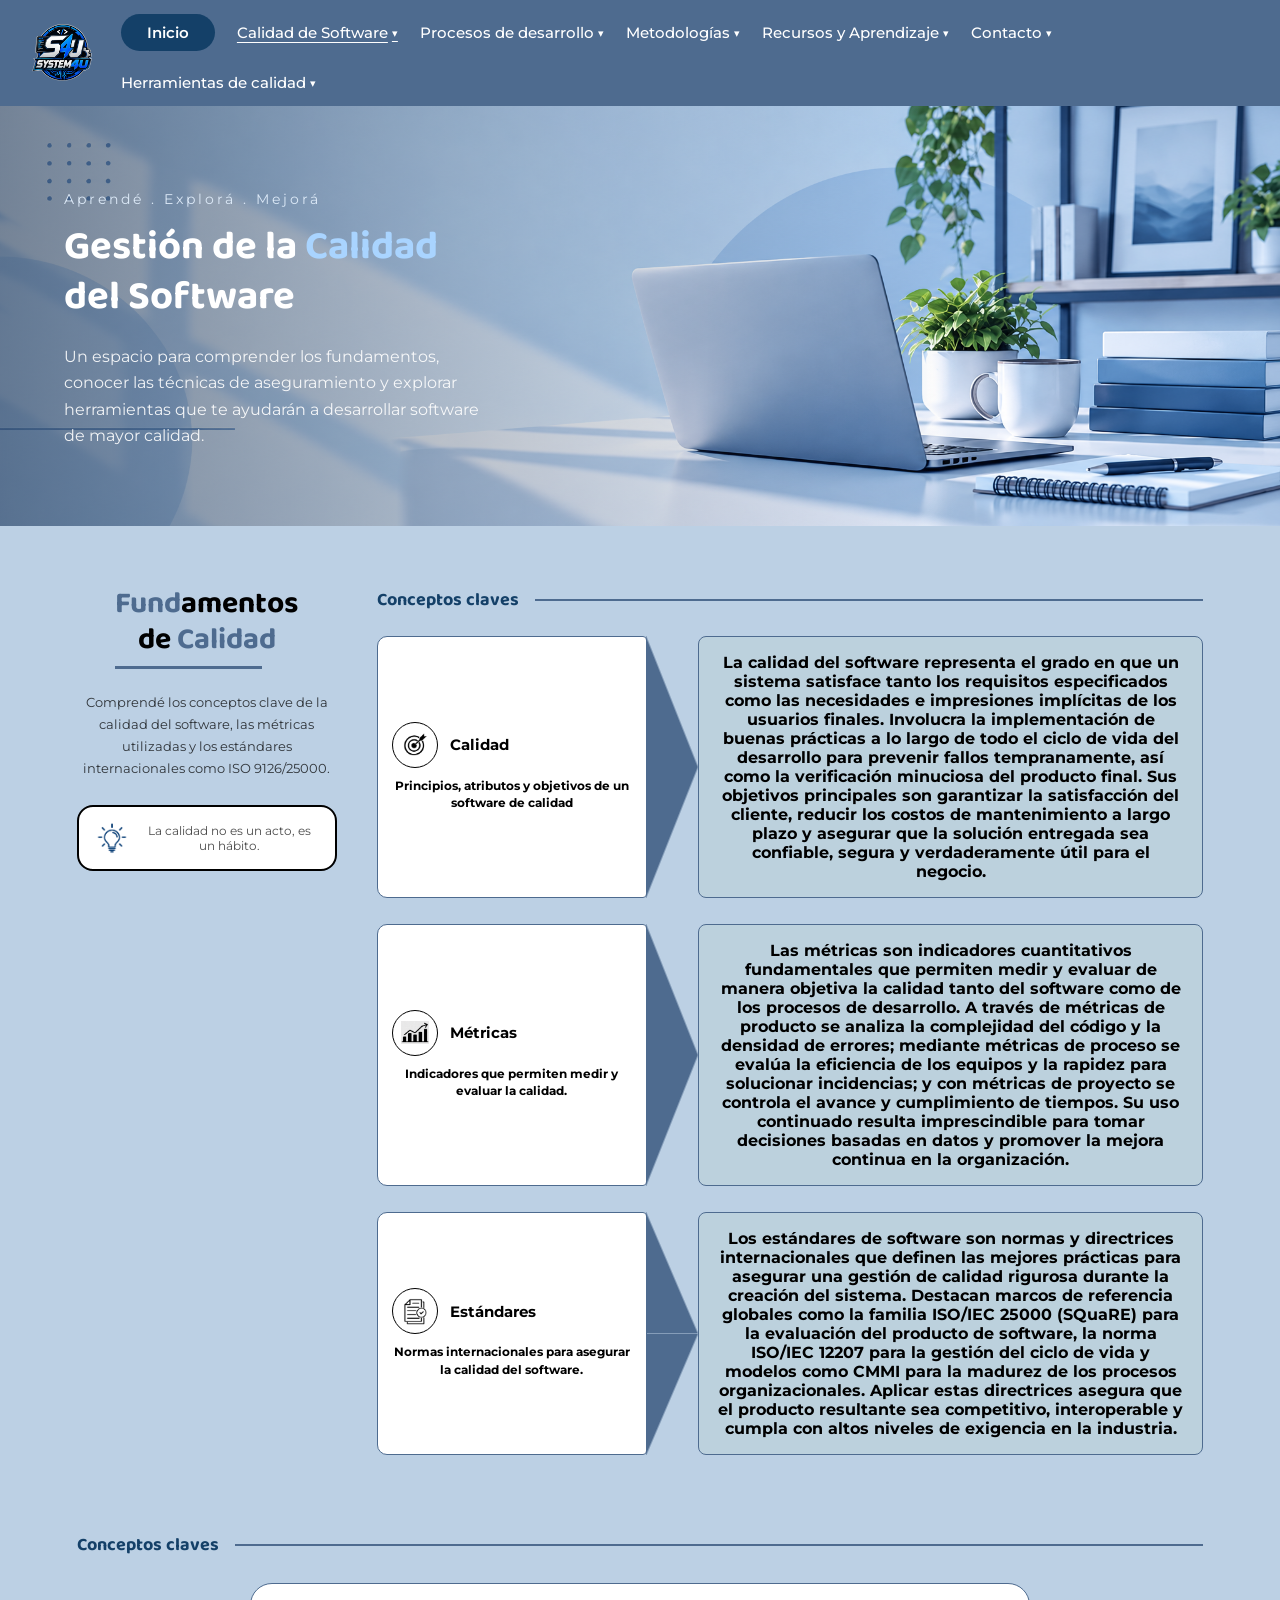
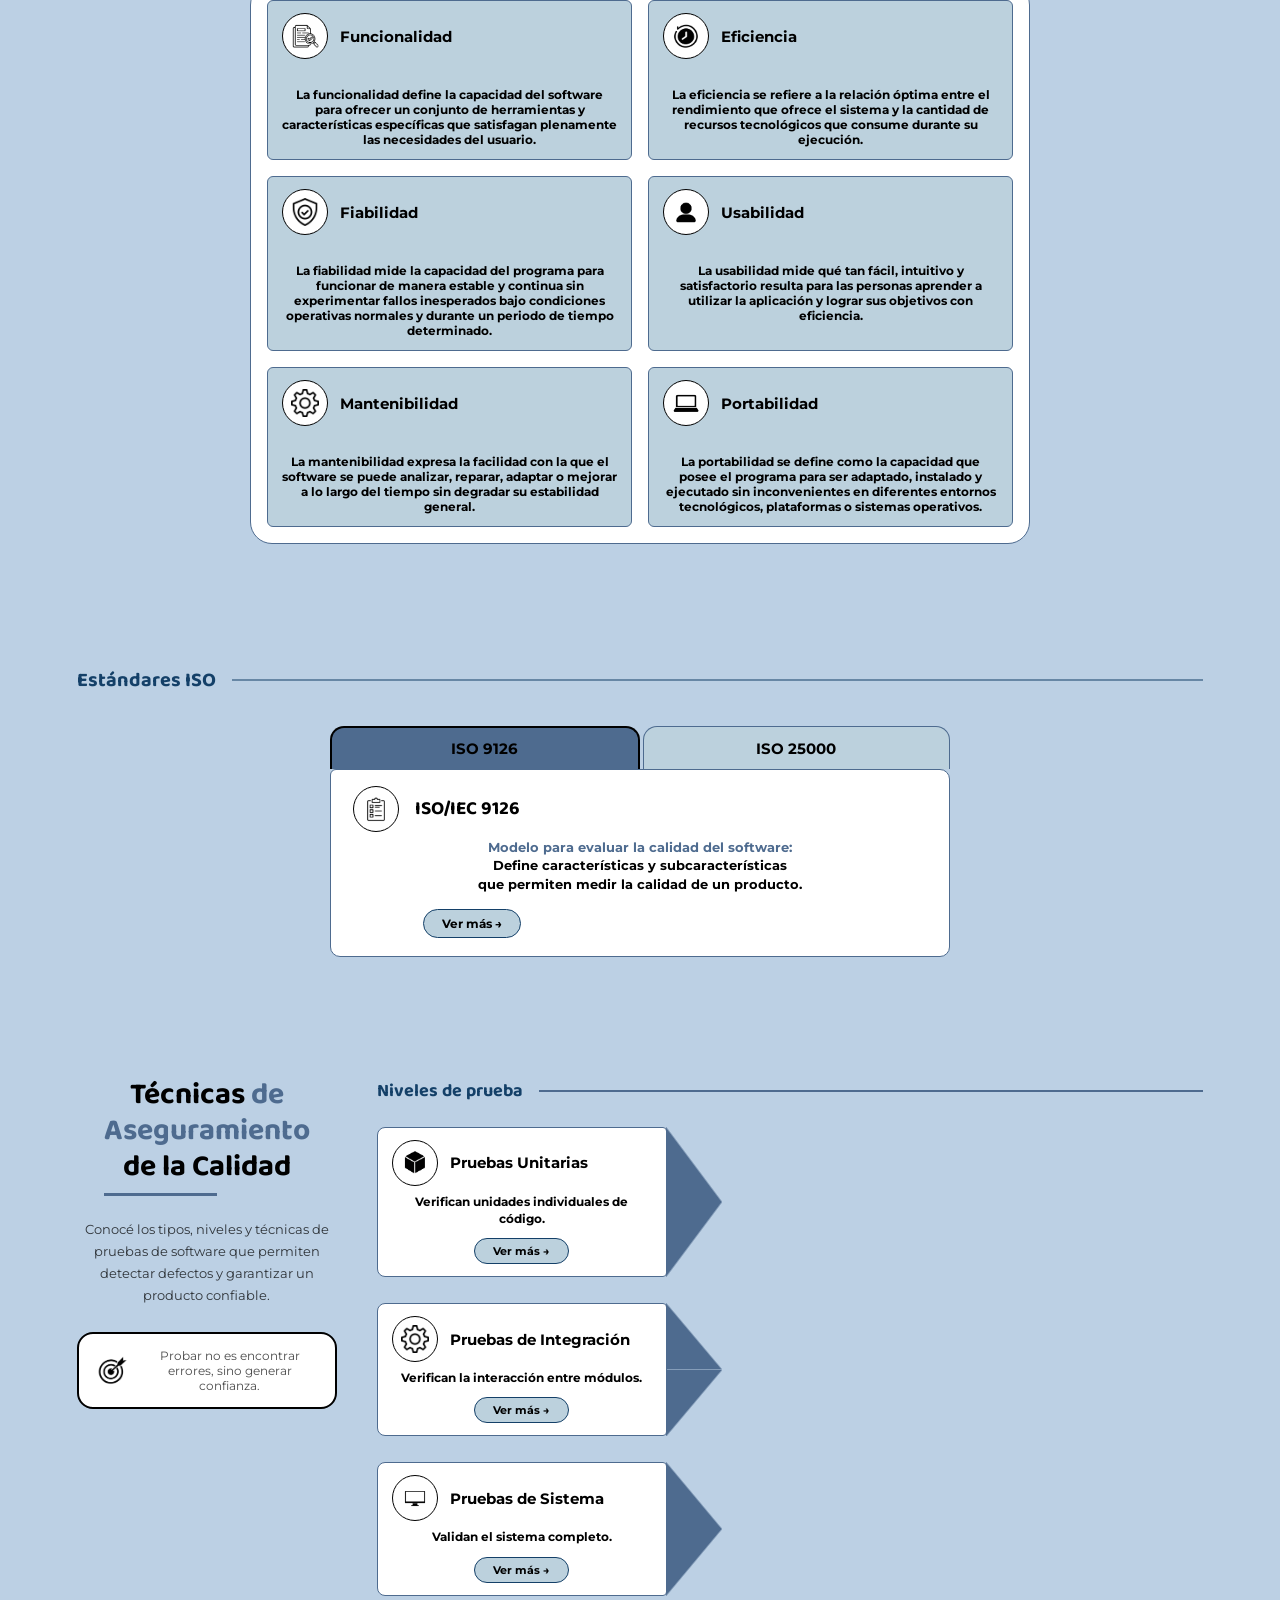
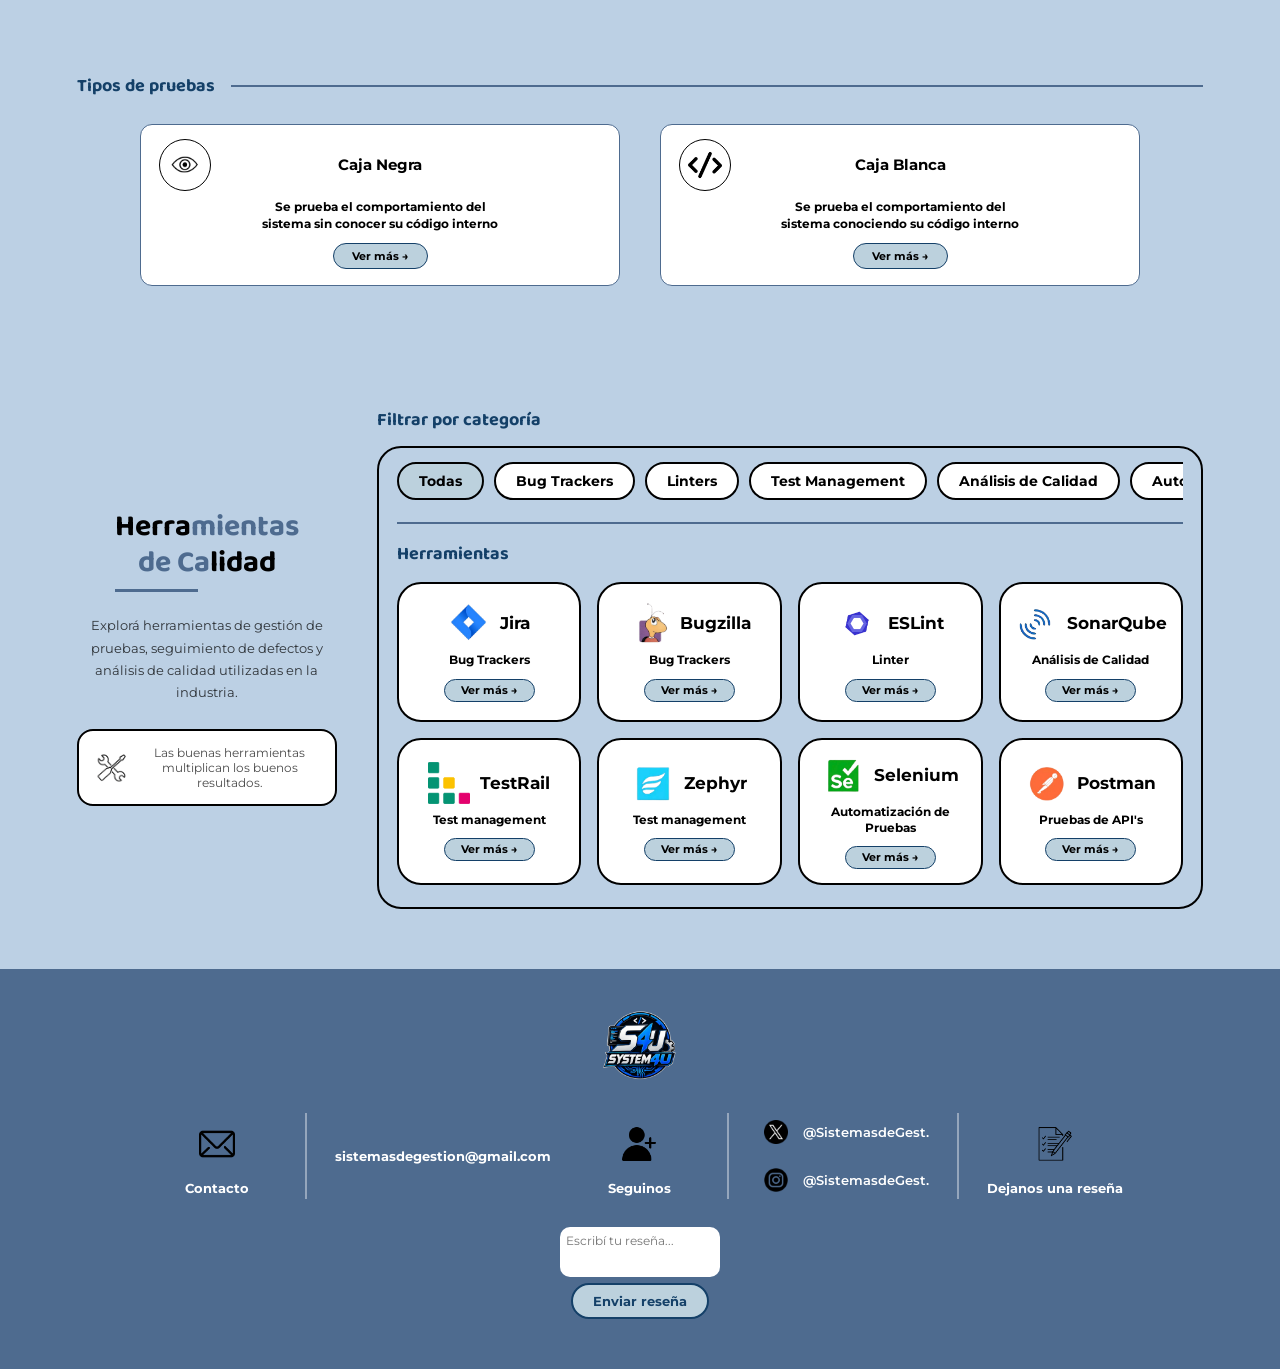
<file: s4u-system4u/calidad-software.html>
<!DOCTYPE html>
<html lang="es">
<head>
<meta charset="UTF-8">
<meta name="viewport" content="width=device-width, initial-scale=1.0">
<title>Calidad de Software | S4U System4U</title>
<link rel="preconnect" href="https://fonts.googleapis.com">
<link href="https://fonts.googleapis.com/css2?family=Baloo+2:wght@500;600;700;800&family=Montserrat:wght@400;500;600;700&display=swap" rel="stylesheet">
<link rel="stylesheet" href="styles.css">
<link rel="stylesheet" href="calidad.css">
</head>
<body>

<!-- ===================== HEADER ===================== -->
<header class="site-header">
  <div class="header-inner">
    <a href="index.html" class="logo">
      <img src="imagenes/logo.png" alt="S4U System4U">
    </a>
    <nav class="main-nav">
      <a href="index.html" class="nav-pill">Inicio</a>
      <div class="nav-item">
        <a href="calidad-software.html" class="active">Calidad de Software <span class="caret">▾</span></a>
        <ul class="dropdown">
          <li><a href="blank.html">Principios de calidad</a></li>
          <li><a href="blank.html">Buenas prácticas</a></li>
          <li><a href="blank.html">Herramientas</a></li>
        </ul>
      </div>
      <div class="nav-item">
        <a href="procesos-desarrollo.html">Procesos de desarrollo <span class="caret">▾</span></a>
        <ul class="dropdown">
          <li><a href="blank.html">Enfoques tradicionales</a></li>
          <li><a href="blank.html">Enfoques ágiles</a></li>
        </ul>
      </div>
      <div class="nav-item">
        <a href="blank.html">Metodologías <span class="caret">▾</span></a>
        <ul class="dropdown">
          <li><a href="blank.html">Scrum</a></li>
          <li><a href="blank.html">Kanban</a></li>
          <li><a href="blank.html">XP</a></li>
        </ul>
      </div>
      <div class="nav-item">
        <a href="blank.html">Recursos y Aprendizaje <span class="caret">▾</span></a>
        <ul class="dropdown">
          <li><a href="blank.html">Guías</a></li>
          <li><a href="blank.html">Material extra</a></li>
        </ul>
      </div>
      <div class="nav-item">
        <a href="blank.html">Contacto <span class="caret">▾</span></a>
        <ul class="dropdown">
          <li><a href="blank.html">Sobre el sitio</a></li>
          <li><a href="blank.html">Escribinos</a></li>
        </ul>
      </div>
      <div class="nav-item">
        <a href="blank.html">Herramientas de calidad <span class="caret">▾</span></a>
        <ul class="dropdown">
          <li><a href="blank.html">Comparador</a></li>
          <li><a href="blank.html">Checklist</a></li>
        </ul>
      </div>
    </nav>
  </div>
</header>

<!-- ===================== HERO ===================== -->
<section class="hero">
  <div class="hero-image">
    <img src="imagenes-calidad-software/Banner2.png" alt="Escritorio con laptop, plantas y libros">
  </div>
  <div class="hero-text">
    <p class="eyebrow">Aprendé . Explorá . Mejorá</p>
    <h1>Gestión de la <span class="accent">Calidad</span><br>del Software</h1>
    <p class="hero-desc">
      Un espacio para comprender los fundamentos, conocer las técnicas de
      aseguramiento y explorar herramientas que te ayudarán a desarrollar
      software de mayor calidad.
    </p>
  </div>
</section>

<!-- ===================== FUNDAMENTOS DE CALIDAD ===================== -->
<section class="fc-section">

  <div class="fc-top">

    <!-- Columna izquierda -->
    <div class="fc-intro">
      <h2 class="fc-titulo"><span class="fc-azul">Fund</span>amentos<br>de <span class="fc-azul">Calidad</span></h2>
      <p class="fc-parrafo">
        Comprendé los conceptos clave de la calidad del software, las métricas
        utilizadas y los estándares internacionales como ISO 9126/25000.
      </p>
      <div class="fc-callout">
        <img src="imagenes-calidad-software/foco.png" alt="">
        <p>La calidad no es un acto, es un hábito.</p>
      </div>
    </div>

    <!-- Columna derecha: 3 filas con flecha -->
    <div class="fc-conceptos">
      <h3 class="fc-subtitulo">Conceptos claves</h3>

      <div class="fc-fila">
        <div class="fc-tarjeta">
          <div class="fc-cabecera">
            <div class="fc-circulo"><img src="imagenes-calidad-software/calidad.png" alt=""></div>
            <h4>Calidad</h4>
          </div>
          <p>Principios, atributos y objetivos de un software de calidad</p>
        </div>
        <div class="fc-flecha"></div>
        <div class="fc-info"><p>La calidad del software representa el grado en que un sistema satisface tanto los requisitos especificados como las necesidades e impresiones implícitas de los usuarios finales. Involucra la implementación de buenas prácticas a lo largo de todo el ciclo de vida del desarrollo para prevenir fallos tempranamente, así como la verificación minuciosa del producto final. Sus objetivos principales son garantizar la satisfacción del cliente, reducir los costos de mantenimiento a largo plazo y asegurar que la solución entregada sea confiable, segura y verdaderamente útil para el negocio. </p></div>
      </div>

      <div class="fc-fila">
        <div class="fc-tarjeta">
          <div class="fc-cabecera">
            <div class="fc-circulo"><img src="imagenes-calidad-software/Metricas.png" alt=""></div>
            <h4>Métricas</h4>
          </div>
          <p>Indicadores que permiten medir y evaluar la calidad.</p>
        </div>
        <div class="fc-flecha"></div>
        <div class="fc-info"><p>Las métricas son indicadores cuantitativos fundamentales que permiten medir y evaluar de manera objetiva la calidad tanto del software como de los procesos de desarrollo. A través de métricas de producto se analiza la complejidad del código y la densidad de errores; mediante métricas de proceso se evalúa la eficiencia de los equipos y la rapidez para solucionar incidencias; y con métricas de proyecto se controla el avance y cumplimiento de tiempos. Su uso continuado resulta imprescindible para tomar decisiones basadas en datos y promover la mejora continua en la organización. </p></div>
      </div>

      <div class="fc-fila">
        <div class="fc-tarjeta">
          <div class="fc-cabecera">
            <div class="fc-circulo"><img src="imagenes-calidad-software/Estandares.png" alt=""></div>
            <h4>Estándares</h4>
          </div>
          <p>Normas internacionales para asegurar la calidad del software.</p>
        </div>
        <div class="fc-flecha"></div>
        <div class="fc-info"><p>Los estándares de software son normas y directrices internacionales que definen las mejores prácticas para asegurar una gestión de calidad rigurosa durante la creación del sistema. Destacan marcos de referencia globales como la familia ISO/IEC 25000 (SQuaRE) para la evaluación del producto de software, la norma ISO/IEC 12207 para la gestión del ciclo de vida y modelos como CMMI para la madurez de los procesos organizacionales. Aplicar estas directrices asegura que el producto resultante sea competitivo, interoperable y cumpla con altos niveles de exigencia en la industria.</p></div>
      </div>
    </div>

  </div>

  
  <h3 class="fc-subtitulo fc-subtitulo-2">Conceptos claves</h3>
  <div class="fc-grid-caja">
    <div class="fc-grid">

      <div class="fc-cuadro">
        <div class="fc-cabecera">
          <div class="fc-circulo"><img src="imagenes-calidad-software/Funcionalidad.png" alt=""></div>
          <h4>Funcionalidad</h4>
        </div>
        <p>La funcionalidad define la capacidad del software para ofrecer un conjunto de herramientas y características específicas que satisfagan plenamente las necesidades del usuario.</p>
      </div>

      <div class="fc-cuadro">
        <div class="fc-cabecera">
          <div class="fc-circulo"><img src="imagenes-calidad-software/Eficiencia.png" alt=""></div>
          <h4>Eficiencia</h4>
        </div>
        <p>La eficiencia se refiere a la relación óptima entre el rendimiento que ofrece el sistema y la cantidad de recursos tecnológicos que consume durante su ejecución. </p>
      </div>

      <div class="fc-cuadro">
        <div class="fc-cabecera">
          <div class="fc-circulo"><img src="imagenes-calidad-software/Fiabilidad.png" alt=""></div>
          <h4>Fiabilidad</h4>
        </div>
        <p>La fiabilidad mide la capacidad del programa para funcionar de manera estable y continua sin experimentar fallos inesperados bajo condiciones operativas normales y durante un periodo de tiempo determinado. </p>
      </div>

      <div class="fc-cuadro">
        <div class="fc-cabecera">
          <div class="fc-circulo"><img src="imagenes-calidad-software/Usabilidad.png" alt=""></div>
          <h4>Usabilidad</h4>
        </div>
        <p>La usabilidad mide qué tan fácil, intuitivo y satisfactorio resulta para las personas aprender a utilizar la aplicación y lograr sus objetivos con eficiencia.</p>
      </div>

      <div class="fc-cuadro">
        <div class="fc-cabecera">
          <div class="fc-circulo"><img src="imagenes-calidad-software/Mantenibilidad.png" alt=""></div>
          <h4>Mantenibilidad</h4>
        </div>
        <p>La mantenibilidad expresa la facilidad con la que el software se puede analizar, reparar, adaptar o mejorar a lo largo del tiempo sin degradar su estabilidad general.</p>
      </div>

      <div class="fc-cuadro">
        <div class="fc-cabecera">
          <div class="fc-circulo"><img src="imagenes-calidad-software/Portabilidad.png" alt=""></div>
          <h4>Portabilidad</h4>
        </div>
        <p>La portabilidad se define como la capacidad que posee el programa para ser adaptado, instalado y ejecutado sin inconvenientes en diferentes entornos tecnológicos, plataformas o sistemas operativos.</p>
      </div>

    </div>
  </div>

</section>

<!-- ===================== ESTÁNDARES ISO ===================== -->
<section class="iso-section">
  <h3 class="section-title">Estándares ISO</h3>

  <div class="iso-tabs">
    <button type="button" class="iso-tab-btn active" onclick="mostrarISO('9126', event)">ISO 9126</button>
    <button type="button" class="iso-tab-btn" onclick="mostrarISO('25000', event)">ISO 25000</button>
  </div>

 
  <div class="iso-contenido" id="iso-9126">

    <div class="iso-card">
      <div class="iso-cab">
        <div class="fc-circulo"><img src="imagenes-calidad-software/ISO.png" alt=""></div>
        <h4>ISO/IEC 9126</h4>
      </div>
      <p class="iso-sub">Modelo para evaluar la calidad del software:</p>
      <p class="iso-desc">Define características y subcaracterísticas<br>que permiten medir la calidad de un producto.</p>
      <button type="button" class="iso-ver-mas" onclick="toggleISODetalle('9126')">
        <span id="iso-btn-9126">Ver más →</span>
      </button>
    </div>

    <!-- Se abre al tocar "Ver más" -->
    <div class="iso-detalle" id="iso-detalle-9126">
      <div class="iso-flecha"></div>

      <div class="iso-detalle-card">
        <div class="iso-cab">
          <div class="fc-circulo"><img src="imagenes-calidad-software/ISO.png" alt=""></div>
          <h4>ISO/IEC 9126</h4>
        </div>

        <div class="iso-caja-info">
          <p>La norma ISO/IEC 9126 es un estándar internacional publicado originalmente en 1991 y revisado en 2001, concebido para evaluar la calidad del producto de software. Su propósito principal es proporcionar un marco conceptual unificado para definir y medir la calidad del software a través de un modelo estructurado jerárquicamente en características y subcaracterísticas. Esta norma abarca tanto la calidad interna y externa del software como la calidad en uso, sirviendo como la base histórica fundamental sobre la cual se desarrollaron los modelos de evaluación modernos en la ingeniería de software.</p>
        </div>

        <div class="iso-columnas">
          <div class="iso-col">
            <span class="iso-pildora">Características</span>
            <ul>
              
            <li>Evalúa tanto el software en desarrollo/ejecución (calidad interna y externa) como la experiencia final del usuario (calidad en uso).</li>
            <li>Clasifica la calidad en Funcionalidad, Fiabilidad, Usabilidad, Eficiencia, Mantenibilidad y Portabilidad. </li>
            <li>Cada una de las 6 características principales se divide en varias subcaracterísticas específicas para una medición más precisa. </li>
            <li>Define métricas cuantitativas para evaluar objetivamente cada uno de los atributos durante las distintas fases del ciclo de vida. </li>
            <li>Se centra en evaluar los atributos del código y del sistema entregado, en lugar de evaluar los procesos organizacionales de la empresa.</li>
            </ul>
          </div>
          <div class="iso-col">
            <span class="iso-pildora">Ventajas y Desventajas</span>
            <ul>
              
            <li>Proporciona un vocabulario común y reconocido internacionalmente para definir la calidad del software.</li>
            <li>Evalúa la calidad desde la perspectiva del desarrollador (código interno) y del usuario final (calidad en uso). </li>
            <li>Permite adaptar la importancia de cada característica según el tipo de sistema o proyecto a evaluar. </li>
            <li>No se adapta de forma ágil a las metodologías de desarrollo modernas (como Agile o DevOps).</li>
            <li>La distinción entre calidad interna y externa a veces generaba solapamientos o confusiones durante la evaluación.</li>
            <li>Varias de las métricas propuestas eran difíciles de implementar cuantitativamente en entornos prácticos. </li>
            </ul>
          </div>
        </div>

        <button type="button" class="iso-cerrar" onclick="toggleISODetalle('9126')">Cerrar ✕</button>
      </div>
    </div>

  </div>

  
  <div class="iso-contenido" id="iso-25000" style="display:none">

    <div class="iso-card">
      <div class="iso-cab">
        <div class="fc-circulo"><img src="imagenes-calidad-software/ISO.png" alt=""></div>
        <h4>ISO/IEC 25000</h4>
      </div>
      <p class="iso-sub">Norma para evaluar la calidad del software:</p>
      <p class="iso-desc">Es una norma internacional que establece criterios para definir y evaluar la calidad de un software.</p>
      <button type="button" class="iso-ver-mas" onclick="toggleISODetalle('25000')">
        <span id="iso-btn-25000">Ver más →</span>
      </button>
    </div>

    <!-- Se abre al tocar "Ver más" -->
    <div class="iso-detalle" id="iso-detalle-25000">
      <div class="iso-flecha"></div>

      <div class="iso-detalle-card">
        <div class="iso-cab">
          <div class="fc-circulo"><img src="imagenes-calidad-software/ISO.png" alt=""></div>
          <h4>ISO/IEC 25000</h4>
        </div>

        <div class="iso-caja-info">
          <p>La familia de normas ISO/IEC 25000, también conocida como SQuaRE (Software Product Quality Requirements and Evaluation), es el estándar internacional moderno que reemplaza a la ISO/IEC 9126. Su objetivo principal es guiar la especificación de requisitos de calidad y la evaluación de productos de software y sistemas mediante un conjunto estructurado de divisiones. SQuaRE organiza la evaluación de calidad en un marco de trabajo más amplio, detallado y unificado que abarca desde la gestión de la calidad hasta la evaluación práctica tanto de productos de software como de datos. </p>
        </div>

        <div class="iso-columnas">
          <div class="iso-col">
            <span class="iso-pildora">Características</span>
            <ul>
              
            <li> Se organiza en Gestión de Calidad (2500n), Modelo de Calidad (2501n), Medición de Calidad (2502n), Requisitos de Calidad (2503n) y Evaluación de Calidad (2504n).</li>
            <li>Expande las características a 8 atributos: Adecuación Funcional, Eficiencia de Desempeño, Compatibilidad, Usabilidad, Fiabilidad, Seguridad, Mantenibilidad y Portabilidad. </li>
            <li>Agrega estas dos características fundamentales para responder a las exigencias de los entornos web y móviles modernos.</li>
            <li>Incluye modelos para evaluar la calidad de la información y los datos almacenados dentro de las aplicaciones. </li>
            <li>Cubre tanto la especificación de requisitos como el proceso riguroso de evaluación y medición. </li>
            </ul>
          </div>
          <div class="iso-col">
            <span class="iso-pildora">Ventajas y Desventajas</span>
            <ul>
              
            <li>Refleja las necesidades del mercado moderno en ciberseguridad, rendimiento e interoperabilidad. </li>
            <li>Define métricas de forma más práctica, eliminando las ambigüedades presentes en la norma ISO 9126. </li>
            <li>Permite especificar requisitos de calidad antes del desarrollo y evaluarlos durante y después de la implementación. </li>
            <li>Al ser una familia extensa de documentos y divisiones, requiere un mayor esfuerzo de aprendizaje y documentación. </li>
            <li>Exige capacitación especializada para que los equipos de QA comprendan y apliquen correctamente cada división. </li>
            <li>Requiere adaptar de forma profunda los procesos de desarrollo tradicionales para integrar la evaluación continua. </li>
            </ul>
          </div>
        </div>

        <button type="button" class="iso-cerrar" onclick="toggleISODetalle('25000')">Cerrar ✕</button>
      </div>
    </div>

  </div>
</section>

<!-- ===================== TÉCNICAS DE ASEGURAMIENTO ===================== -->
<section class="tec-section">

  <div class="tec-top">

    <!-- Columna izquierda -->
    <div class="fc-intro">
      <h2 class="tec-titulo">Técnicas <span class="fc-azul">de<br>Aseguramiento</span><br>de la Calidad</h2>
      <p class="fc-parrafo">
        Conocé los tipos, niveles y técnicas de pruebas de software que
        permiten detectar defectos y garantizar un producto confiable.
      </p>
      <div class="fc-callout">
        <img src="imagenes-calidad-software/calidad.png" alt="">
        <p>Probar no es encontrar errores, sino generar confianza.</p>
      </div>
    </div>

    <!-- Columna derecha: niveles de prueba -->
    <div class="tec-niveles">
      <h3 class="fc-subtitulo">Niveles de prueba</h3>

      <div class="nivel-fila" id="nivel-unitarias">
        <div class="nivel-card">

          <!-- parte de la izquierda -->
          <div class="nivel-main">
            <div class="fc-cabecera">
              <div class="fc-circulo"><img src="imagenes-calidad-software/Pruebas unitarias.png" alt=""></div>
              <h4>Pruebas Unitarias</h4>
            </div>
            <p>Verifican unidades individuales de código.</p>
            <button type="button" class="nivel-btn" onclick="toggleNivel('unitarias')">
              <span id="nivel-btn-unitarias">Ver más →</span>
            </button>
          </div>

          <!-- se muestra al tocar "Ver más" -->
          <div class="nivel-extra">
            <div class="nivel-info">
              <p>Comprueban cada parte pequeña del código por separado, como funciones o clases. Sirven para detectar errores rápidamente.</p>
            </div>
            <div class="nivel-caract">
              <h5>Características</h5>
              <ul>
                <!-- 3 puntos: escribí tu texto dentro de cada <li> -->
                <li>Rápidas y automáticas.</li>
                <li>Prueban componentes aislados.</li>
                <li>Detectan errores temprano.</li>
              </ul>
            </div>
          </div>

        </div>
        <div class="nivel-punta"></div>
      </div>

      <div class="nivel-fila" id="nivel-integracion">
        <div class="nivel-card">

          <!-- parte de la izquierda (siempre visible) -->
          <div class="nivel-main">
            <div class="fc-cabecera">
              <div class="fc-circulo"><img src="imagenes-calidad-software/Prueba de integracion.png" alt=""></div>
              <h4>Pruebas de Integración</h4>
            </div>
            <p>Verifican la interacción entre módulos.</p>
            <button type="button" class="nivel-btn" onclick="toggleNivel('integracion')">
              <span id="nivel-btn-integracion">Ver más →</span>
            </button>
          </div>

          <!-- se muestra al tocar "Ver más" -->
          <div class="nivel-extra">
            <div class="nivel-info">
              <p>Comprueban que diferentes componentes funcionen correctamente juntos y se comuniquen bien.</p>
            </div>
            <div class="nivel-caract">
              <h5>Características</h5>
              <ul>
                
                <li>Prueban la comunicación.</li>
                <li>Verifican el intercambio de datos.</li>
                <li>Usan entornos de prueba.</li>
              </ul>
            </div>
          </div>

        </div>
        <div class="nivel-punta"></div>
      </div>

      <div class="nivel-fila" id="nivel-sistema">
        <div class="nivel-card">

          <!-- parte de la izquierda (siempre visible) -->
          <div class="nivel-main">
            <div class="fc-cabecera">
              <div class="fc-circulo"><img src="imagenes-calidad-software/Pruebas de sistemas.png" alt=""></div>
              <h4>Pruebas de Sistema</h4>
            </div>
            <p>Validan el sistema completo.</p>
            <button type="button" class="nivel-btn" onclick="toggleNivel('sistema')">
              <span id="nivel-btn-sistema">Ver más →</span>
            </button>
          </div>

          <!-- se muestra al tocar "Ver más" -->
          <div class="nivel-extra">
            <div class="nivel-info">
              <p>Comprueban el sistema completo para verificar que cumpla con los requisitos antes de entregarlo.</p>
            </div>
            <div class="nivel-caract">
              <h5>Características</h5>
              <ul>
               
                <li>Prueban todo el sistema.</li>
                <li>Usan un entorno similar al real.</li>
                <li>Evalúan funcionamiento y seguridad.</li>
              </ul>
            </div>
          </div>

        </div>
        <div class="nivel-punta"></div>
      </div>
    </div>

  </div>

  <!-- Tipos de pruebas -->
  <h3 class="fc-subtitulo tec-subtitulo-2">Tipos de pruebas</h3>
  <div class="tec-tipos">

    <div class="tec-tipo">
      <div class="tec-tipo-card">
        <div class="tec-tipo-cab">
          <div class="fc-circulo"><img src="imagenes-calidad-software/Caja negra.png" alt=""></div>
          <h4>Caja Negra</h4>
        </div>
        <p>Se prueba el comportamiento del sistema sin conocer su código interno</p>
        <button type="button" class="nivel-btn" onclick="toggleTipo('negra')">
          <span id="tipo-btn-negra">Ver más →</span>
        </button>
      </div>

      <!-- se abre al tocar "Ver más" -->
      <div class="tec-detalle" id="tipo-detalle-negra">
        <div class="tec-flecha"></div>
        <div class="tec-detalle-card">
          <div class="tec-caja">
            <p>Las pruebas de caja negra se centran en verificar la funcionalidad y el comportamiento externo del software sin tener ningún conocimiento de la estructura de código fuente, la lógica interna o la arquitectura del sistema. El evaluador analiza el sistema proporcionando entradas específicas y comparando las salidas obtenidas contra los resultados esperados según los requisitos del proyecto. Este enfoque imita directamente la perspectiva real de un usuario final, garantizando que el software satisfaga las reglas de negocio y los flujos operativos planeados. </p>
          </div>
          <span class="tec-pildora">Características</span>
          <ul>
            <!-- 3 puntos: escribí tu texto dentro de cada <li> -->
            <li>Independencia del código fuente: No requiere acceso ni conocimiento sobre cómo está programada internamente la aplicación.</li>
            <li>Basada en especificaciones y requisitos: Los casos de prueba se diseñan a partir de la documentación funcional, historias de usuario y casos de uso.</li>
            <li>Orientada al usuario final: Evalúa la usabilidad, la navegación, la exactitud de los resultados y las respuestas de la interfaz gráfica.</li>
          </ul>
          <button type="button" class="tec-cerrar" onclick="toggleTipo('negra')">Cerrar ✕</button>
        </div>
      </div>
    </div>

    <div class="tec-tipo">
      <div class="tec-tipo-card">
        <div class="tec-tipo-cab">
          <div class="fc-circulo"><img src="imagenes-calidad-software/Caja blanca.png" alt=""></div>
          <h4>Caja Blanca</h4>
        </div>
        <p>Se prueba el comportamiento del sistema conociendo su código interno</p>
        <button type="button" class="nivel-btn" onclick="toggleTipo('blanca')">
          <span id="tipo-btn-blanca">Ver más →</span>
        </button>
      </div>

      <!-- se abre al tocar "Ver más" -->
      <div class="tec-detalle" id="tipo-detalle-blanca">
        <div class="tec-flecha"></div>
        <div class="tec-detalle-card">
          <div class="tec-caja">
            <p>Las pruebas de caja blanca, también conocidas como pruebas transparentes o de código abierto, examinan la estructura interna, la lógica del código, los flujos de control y las rutas de datos de la aplicación. El evaluador debe poseer conocimientos profundos de programación para diseñar casos de prueba que ejerciten decisiones condicionales, bucles, estructuras de datos y llamadas a funciones internas. Su objetivo principal es optimizar la arquitectura del software, eliminar código muerto, descubrir vulnerabilidades de seguridad ocultas y asegurar que no existan caminos lógicos no probados.</p>
          </div>
          <span class="tec-pildora">Características</span>
          <ul>
            
            <li>Acceso completo al código fuente: Requiere conocimientos avanzados de programación y comprensión de la arquitectura del software. </li>
            <li>Verificación de flujos lógicos: Garantiza que cada línea de código, condición condicional (if/else) y bucle sea probado adecuadamente. </li>
            <li>Detección de vulnerabilidades internas: Identifica fugas de memoria, optimizaciones deficientes, fallos de seguridad y código inalcanzable.</li>
          </ul>
          <button type="button" class="tec-cerrar" onclick="toggleTipo('blanca')">Cerrar ✕</button>
        </div>
      </div>
    </div>
  </div>

</section>

<!-- ===================== HERRAMIENTAS DE CALIDAD ===================== -->
<section class="herr-section">
  <div class="herr-top">

    <!-- Columna izquierda -->
    <div class="fc-intro">
      <h2 class="herr-titulo">Herra<span class="fc-azul">mientas<br>de Ca</span>lidad</h2>
      <p class="fc-parrafo">
        Explorá herramientas de gestión de pruebas, seguimiento de defectos
        y análisis de calidad utilizadas en la industria.
      </p>
      <div class="fc-callout">
        <img src="imagenes-calidad-software/Herramientas de calidad.png" alt="">
        <p>Las buenas herramientas multiplican los buenos resultados.</p>
      </div>
    </div>

    
    <div class="herr-derecha">
      <h3 class="herr-subtitulo">Filtrar por categoría</h3>

      <div class="herr-panel">

        <!-- Pestañas de filtro con barrita para desplazarse -->
        <div class="herr-filtros">
          <div class="filtro-scroll">
          <button type="button" class="filtro-btn active" onclick="filtrarHerramientas('todas', event)">Todas</button>
          <button type="button" class="filtro-btn" onclick="filtrarHerramientas('bug-trackers', event)">Bug Trackers</button>
          <button type="button" class="filtro-btn" onclick="filtrarHerramientas('linters', event)">Linters</button>
          <button type="button" class="filtro-btn" onclick="filtrarHerramientas('test-management', event)">Test Management</button>
          <button type="button" class="filtro-btn" onclick="filtrarHerramientas('analisis', event)">Análisis de Calidad</button>
          <button type="button" class="filtro-btn" onclick="filtrarHerramientas('automatizacion', event)">Automatización de Pruebas</button>
          <button type="button" class="filtro-btn" onclick="filtrarHerramientas('api', event)">Pruebas de API's</button>
          </div>
        </div>

        <h4 class="herr-subtitulo herr-subtitulo-2">Herramientas</h4>

      
        <div class="herr-grid">

        <div class="herramienta-card" data-categoria="bug-trackers">
          <div class="herr-cab">
            <div class="herr-logo"><img src="imagenes-calidad-software/logo Jira.png" alt="Jira"></div>
            <h5>Jira</h5>
          </div>
          <span class="herr-cat">Bug Trackers</span>
          <a class="herr-btn" href="blank.html">Ver más →</a>
        </div>

        <div class="herramienta-card" data-categoria="bug-trackers">
          <div class="herr-cab">
            <div class="herr-logo"><img src="imagenes-calidad-software/logo bugzilla.png" alt="Bugzilla"></div>
            <h5>Bugzilla</h5>
          </div>
          <span class="herr-cat">Bug Trackers</span>
          <a class="herr-btn" href="blank.html">Ver más →</a>
        </div>

        <div class="herramienta-card" data-categoria="linters">
          <div class="herr-cab">
            <div class="herr-logo"><img src="imagenes-calidad-software/Eslint logo.png" alt="ESLint"></div>
            <h5>ESLint</h5>
          </div>
          <span class="herr-cat">Linter</span>
          <a class="herr-btn" href="blank.html">Ver más →</a>
        </div>

        <div class="herramienta-card" data-categoria="analisis">
          <div class="herr-cab">
            <div class="herr-logo"><img src="imagenes-calidad-software/sonarqube logo.png" alt="SonarQube"></div>
            <h5>SonarQube</h5>
          </div>
          <span class="herr-cat">Análisis de Calidad</span>
          <a class="herr-btn" href="blank.html">Ver más →</a>
        </div>

        <div class="herramienta-card" data-categoria="test-management">
          <div class="herr-cab">
            <div class="herr-logo"><img src="imagenes-calidad-software/testail lgo.png" alt="TestRail"></div>
            <h5>TestRail</h5>
          </div>
          <span class="herr-cat">Test management</span>
          <a class="herr-btn" href="blank.html">Ver más →</a>
        </div>

        <div class="herramienta-card" data-categoria="test-management">
          <div class="herr-cab">
            <div class="herr-logo"><img src="imagenes-calidad-software/zephyr logo.png" alt="Zephyr"></div>
            <h5>Zephyr</h5>
          </div>
          <span class="herr-cat">Test management</span>
          <a class="herr-btn" href="blank.html">Ver más →</a>
        </div>

        <div class="herramienta-card" data-categoria="automatizacion">
          <div class="herr-cab">
            <div class="herr-logo"><img src="imagenes-calidad-software/selenium logo.png" alt="Selenium"></div>
            <h5>Selenium</h5>
          </div>
          <span class="herr-cat">Automatización de Pruebas</span>
          <a class="herr-btn" href="blank.html">Ver más →</a>
        </div>

        <div class="herramienta-card" data-categoria="api">
          <div class="herr-cab">
            <div class="herr-logo"><img src="imagenes-calidad-software/postman logo.png" alt="Postman"></div>
            <h5>Postman</h5>
          </div>
          <span class="herr-cat">Pruebas de API's</span>
          <a class="herr-btn" href="blank.html">Ver más →</a>
        </div>

        </div>

      </div>
    </div>

  </div>
</section>

<!-- ===================== FOOTER ===================== -->
<footer class="site-footer">
  <a href="index.html" class="footer-logo">
    <img src="imagenes/logo.png" alt="S4U System4U">
  </a>
  <div class="footer-columns">
    <div class="footer-col">
      <div class="footer-icon"><img src="imagenes/correo-electronico.png" alt="Email"></div>
      <span class="footer-label">Contacto</span>
    </div>
    <div class="footer-divider"></div>
    <div class="footer-col">
      <a class="footer-email" href="mailto:sistemasdegestion@gmail.com">sistemasdegestion@gmail.com</a>
    </div>
    <div class="footer-col">
      <div class="footer-icon"><img src="imagenes/anadir-amigo.png" alt="Seguinos"></div>
      <span class="footer-label">Seguinos</span>
    </div>
    <div class="footer-divider"></div>
    <div class="footer-col social-col">
      <a class="social-row" href="blank.html">
        <span class="social-icon"><img src="imagenes/gorjeo.png" alt="X (Twitter)"></span>
        <span>@SistemasdeGest.</span>
      </a>
      <a class="social-row" href="blank.html">
        <span class="social-icon"><img src="imagenes/instagram.png" alt="Instagram"></span>
        <span>@SistemasdeGest.</span>
      </a>
    </div>
    <div class="footer-divider"></div>
    <div class="footer-col">
      <div class="footer-icon"><img src="imagenes/liza.png" alt="Dejanos una reseña"></div>
      <span class="footer-label">Dejanos una reseña</span>
    </div>
    <div class="footer-col reseña-col">
      <textarea id="reseñaInput" placeholder="Escribí tu reseña..."></textarea>
      <button type="button" onclick="enviarReseña()" class="footer-label">Enviar reseña</button>
    </div>
  </div>
</footer>

<script>
function filtrarCards() {
  const texto = document.getElementById('searchInput').value.toLowerCase();
  document.querySelectorAll('.card').forEach(card => {
    const titulo = card.querySelector('h3');
    if (!titulo) return;
    card.style.display = titulo.textContent.toLowerCase().includes(texto) ? 'flex' : 'none';
  });
}

function enviarReseña() {
  const texto = document.getElementById('reseñaInput').value.trim();
  if (texto === '') return;
  alert('¡Gracias por tu reseña! (Por ahora se muestra en pantalla, no se guarda)');
  document.getElementById('reseñaInput').value = '';
}

function mostrarISO(id, evt) {
  document.querySelectorAll('.iso-contenido').forEach(el => el.style.display = 'none');
  document.getElementById('iso-' + id).style.display = 'block';
  document.querySelectorAll('.iso-tab-btn').forEach(btn => btn.classList.remove('active'));
  evt.currentTarget.classList.add('active');
}

function toggleISODetalle(id) {
  const panel = document.getElementById('iso-detalle-' + id);
  const label = document.getElementById('iso-btn-' + id);
  const visible = panel.classList.contains('visible');
  panel.classList.toggle('visible', !visible);
  label.textContent = visible ? 'Ver más →' : 'Ver menos ←';
}

function toggleNivel(id) {
  const card = document.getElementById('nivel-' + id);
  const label = document.getElementById('nivel-btn-' + id);
  const expandido = card.classList.contains('expandido');
  card.classList.toggle('expandido', !expandido);
  label.textContent = expandido ? 'Ver más →' : 'Ver menos ←';
}

function toggleTipo(id) {
  const panel = document.getElementById('tipo-detalle-' + id);
  const label = document.getElementById('tipo-btn-' + id);
  const visible = panel.classList.contains('visible');
  panel.classList.toggle('visible', !visible);
  label.textContent = visible ? 'Ver más →' : 'Ver menos ←';
}

function filtrarHerramientas(categoria, evt) {
  document.querySelectorAll('.herramienta-card').forEach(card => {
    const cat = card.getAttribute('data-categoria');
    card.style.display = (categoria === 'todas' || cat === categoria) ? 'flex' : 'none';
  });
  document.querySelectorAll('.filtro-btn').forEach(btn => btn.classList.remove('active'));
  evt.currentTarget.classList.add('active');
}
</script>

</body>
</html>
</file>
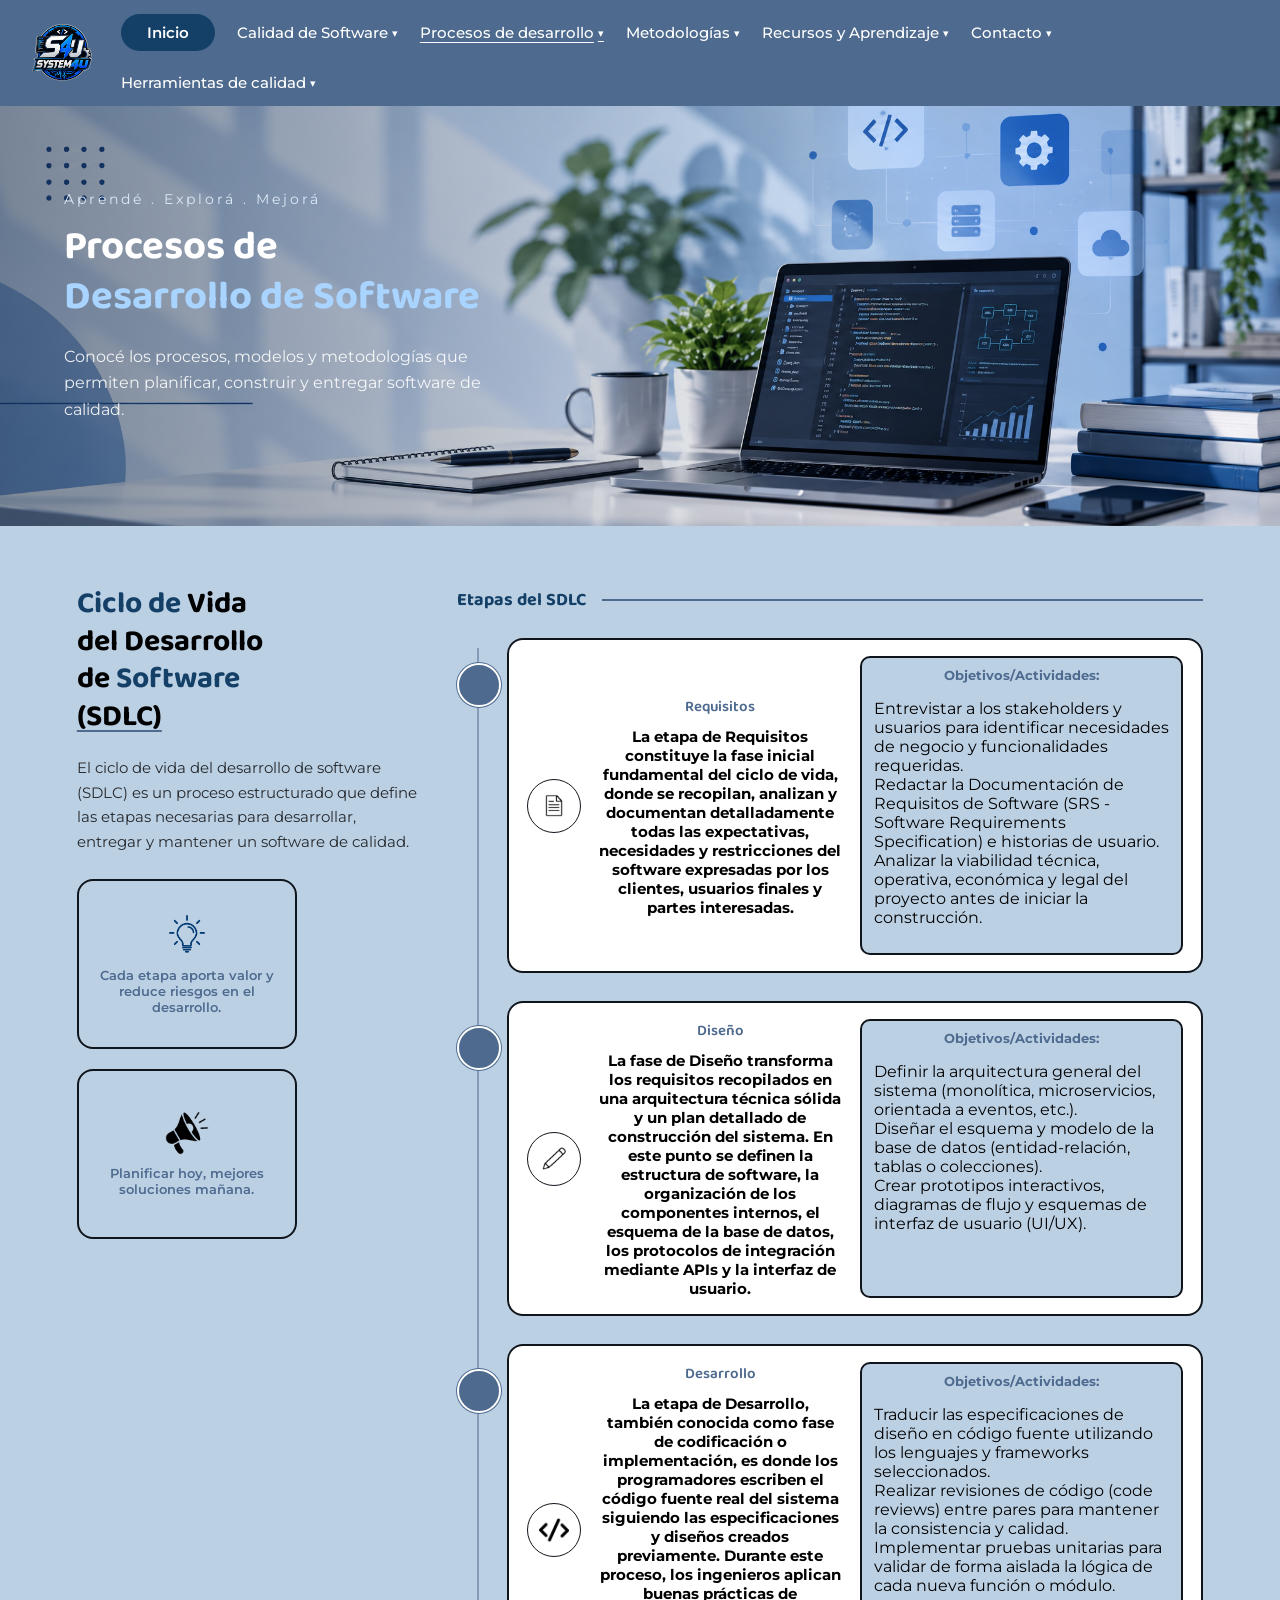
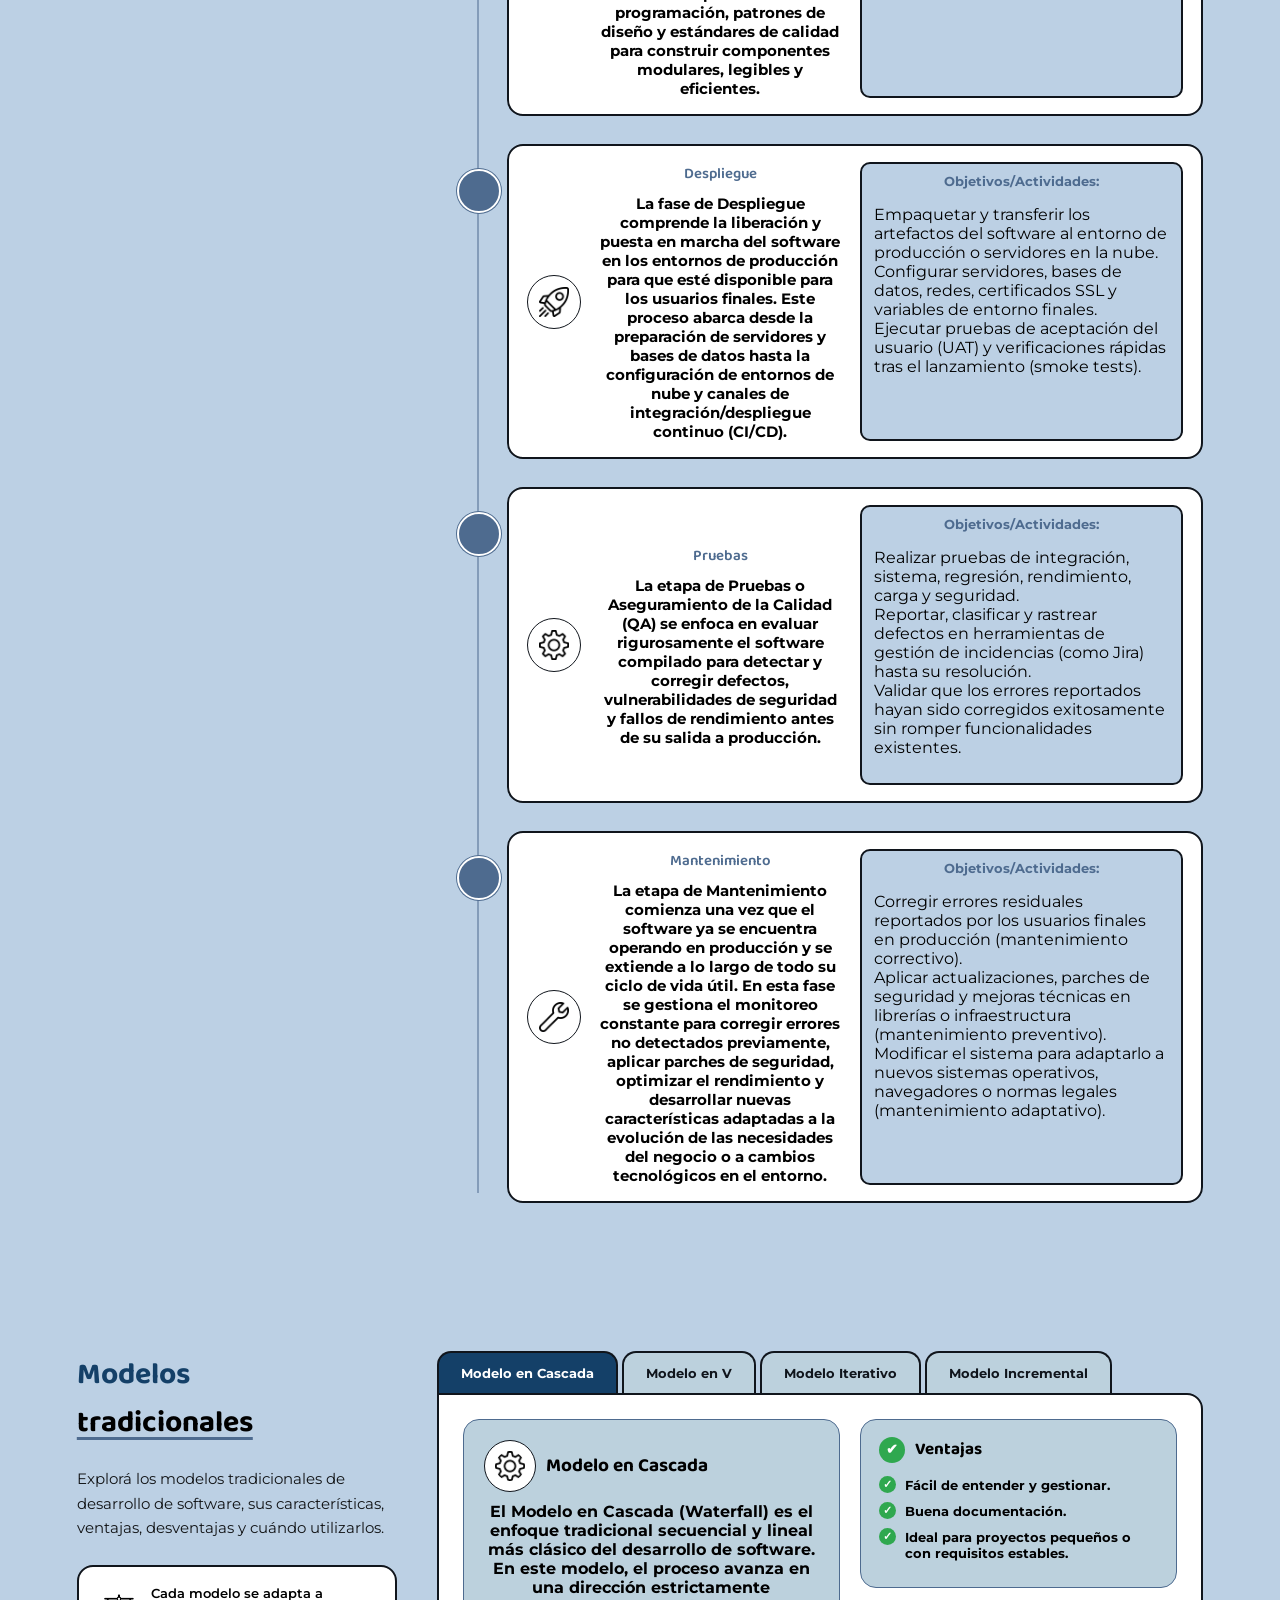
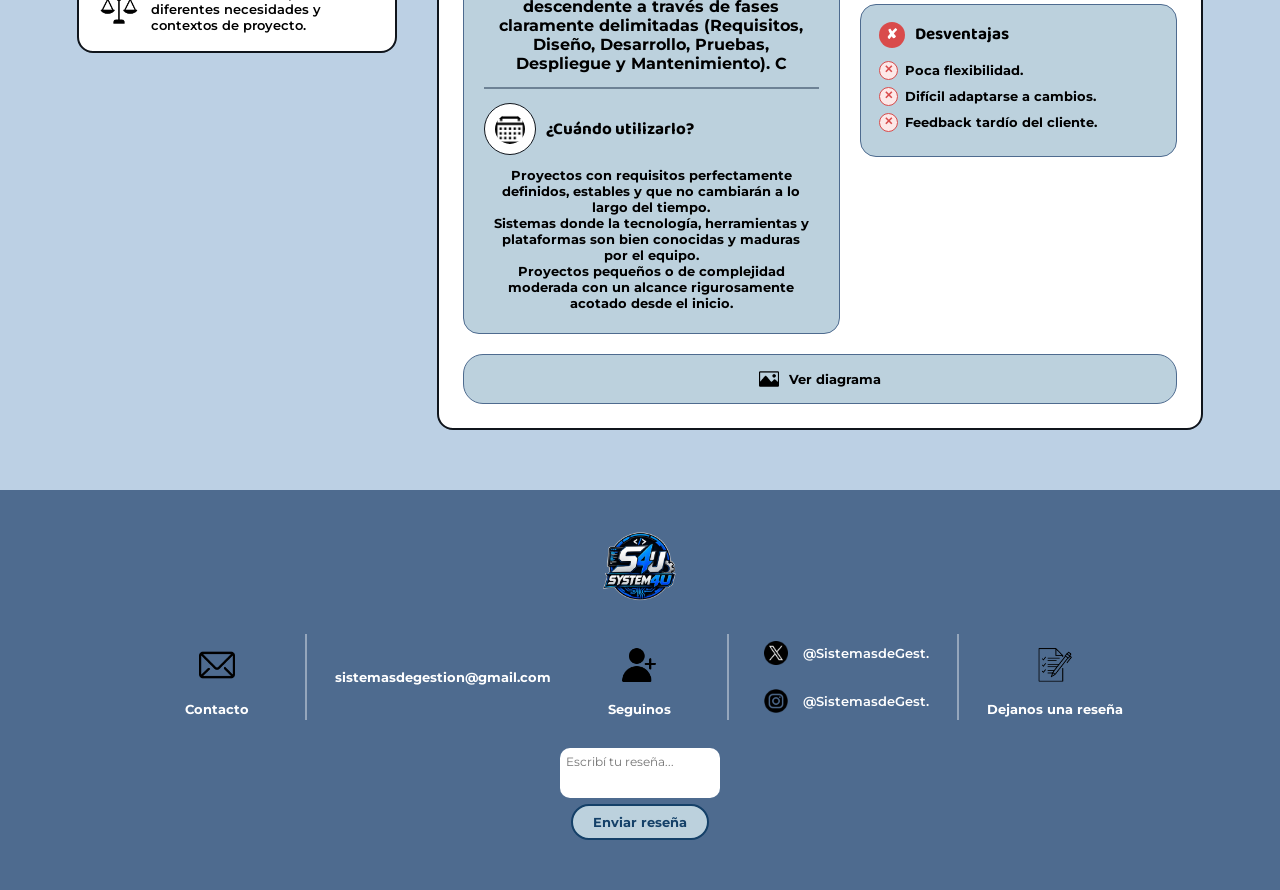
<file: s4u-system4u/procesos-desarrollo.html>
<!DOCTYPE html>
<html lang="es">
<head>
<meta charset="UTF-8">
<meta name="viewport" content="width=device-width, initial-scale=1.0">
<title>Procesos de Desarrollo | S4U System4U</title>
<link rel="preconnect" href="https://fonts.googleapis.com">
<link href="https://fonts.googleapis.com/css2?family=Baloo+2:wght@500;600;700;800&family=Montserrat:wght@400;500;600;700&display=swap" rel="stylesheet">
<link rel="stylesheet" href="styles.css">
<link rel="stylesheet" href="procesos.css">
</head>
<body>

<!-- ===================== HEADER ===================== -->
<header class="site-header">
  <div class="header-inner">
    <a href="index.html" class="logo">
      <img src="imagenes/logo.png" alt="S4U System4U">
    </a>

    <nav class="main-nav">
      <a href="index.html" class="nav-pill">Inicio</a>
      <div class="nav-item">
        <a href="calidad-software.html">Calidad de Software <span class="caret">▾</span></a>
        <ul class="dropdown">
          <li><a href="blank.html">Principios de calidad</a></li>
          <li><a href="blank.html">Buenas prácticas</a></li>
          <li><a href="blank.html">Herramientas</a></li>
        </ul>
      </div>
      <div class="nav-item">
        <a href="procesos-desarrollo.html" class="active">Procesos de desarrollo <span class="caret">▾</span></a>
        <ul class="dropdown">
          <li><a href="blank.html">Enfoques tradicionales</a></li>
          <li><a href="blank.html">Enfoques ágiles</a></li>
        </ul>
      </div>
      <div class="nav-item">
        <a href="blank.html">Metodologías <span class="caret">▾</span></a>
        <ul class="dropdown">
          <li><a href="blank.html">Scrum</a></li>
          <li><a href="blank.html">Kanban</a></li>
          <li><a href="blank.html">XP</a></li>
        </ul>
      </div>
      <div class="nav-item">
        <a href="blank.html">Recursos y Aprendizaje <span class="caret">▾</span></a>
        <ul class="dropdown">
          <li><a href="blank.html">Guías</a></li>
          <li><a href="blank.html">Material extra</a></li>
        </ul>
      </div>
      <div class="nav-item">
        <a href="blank.html">Contacto <span class="caret">▾</span></a>
        <ul class="dropdown">
          <li><a href="blank.html">Sobre el sitio</a></li>
          <li><a href="blank.html">Escribinos</a></li>
        </ul>
      </div>
      <div class="nav-item">
        <a href="blank.html">Herramientas de calidad <span class="caret">▾</span></a>
        <ul class="dropdown">
          <li><a href="blank.html">Comparador</a></li>
          <li><a href="blank.html">Checklist</a></li>
        </ul>
      </div>
    </nav>

    
  </div>
</header>

<!-- ===================== HERO ===================== -->
<section class="hero">
  <div class="hero-image">
    <img src="imagenes-procesos-desarrollo/Banner3.png" alt="Escritorio con laptop y elementos de desarrollo">
  </div>
  <div class="hero-text">
    <p class="eyebrow">Aprendé . Explorá . Mejorá</p>
    <h1>Procesos de<br><span class="accent">Desarrollo de Software</span></h1>
    <p class="hero-desc">
      Conocé los procesos, modelos y metodologías que permiten planificar,
      construir y entregar software de calidad.
    </p>
  </div>
</section>

<!-- ===================== SDLC ===================== -->
<section class="sdlc-section">
  <div class="sdlc-intro">
    <h2><span class="accent">Ciclo de</span> Vida<br>del Desarrollo<br>de <span class="accent">Software</span><br><span class="subrayado">(SDLC)</span></h2>
    <p>
      El ciclo de vida del desarrollo de software (SDLC) es un proceso
      estructurado que define las etapas necesarias para desarrollar,
      entregar y mantener un software de calidad.
    </p>

    <div class="callout">
      <img src="imagenes-procesos-desarrollo/foco.png" alt="">
      <p>Cada etapa aporta valor y reduce riesgos en el desarrollo.</p>
    </div>
    <div class="callout">
      <img src="imagenes-procesos-desarrollo/anuncio.png" alt="">
      <p>Planificar hoy, mejores soluciones mañana.</p>
    </div>
  </div>

  <div class="timeline-wrap">
    <h3 class="timeline-title">Etapas del SDLC</h3>
    <div class="timeline">

      <div class="timeline-item"><span class="timeline-dot"></span>
        <div class="timeline-card">
          <div class="timeline-icon"><img src="imagenes-procesos-desarrollo/Requisitos.png" alt="Requisitos"></div>
          <div class="timeline-left">
            <h4>Requisitos</h4>
            <p class="texto-informativo">La etapa de Requisitos constituye la fase inicial fundamental del ciclo de vida, donde se recopilan, analizan y documentan detalladamente todas las expectativas, necesidades y restricciones del software expresadas por los clientes, usuarios finales y partes interesadas.</p>
          </div>
          <div class="objetivos-box">
            <span class="objetivos-label">Objetivos/Actividades:</span>
            <p>Entrevistar a los stakeholders y usuarios para identificar necesidades de negocio y funcionalidades requeridas.<br>Redactar la Documentación de Requisitos de Software (SRS - Software Requirements Specification) e historias de usuario.</br>Analizar la viabilidad técnica, operativa, económica y legal del proyecto antes de iniciar la construcción.</br></p>
          </div>
        </div>
      </div>

      <div class="timeline-item"><span class="timeline-dot"></span>
        <div class="timeline-card">
          <div class="timeline-icon"><img src="imagenes-procesos-desarrollo/Diseño.png" alt="Diseño"></div>
          <div class="timeline-left">
            <h4>Diseño</h4>
            <p class="texto-informativo">La fase de Diseño transforma los requisitos recopilados en una arquitectura técnica sólida y un plan detallado de construcción del sistema. En este punto se definen la estructura de software, la organización de los componentes internos, el esquema de la base de datos, los protocolos de integración mediante APIs y la interfaz de usuario.</p>
          </div>
          <div class="objetivos-box">
            <span class="objetivos-label">Objetivos/Actividades:</span>
            <p>Definir la arquitectura general del sistema (monolítica, microservicios, orientada a eventos, etc.).<br> Diseñar el esquema y modelo de la base de datos (entidad-relación, tablas o colecciones).<br>Crear prototipos interactivos, diagramas de flujo y esquemas de interfaz de usuario (UI/UX). </p>
          </div>
        </div>
      </div>

      <div class="timeline-item"><span class="timeline-dot"></span>
        <div class="timeline-card">
          <div class="timeline-icon"><img src="imagenes-procesos-desarrollo/desarrollo.png" alt="Desarrollo"></div>
          <div class="timeline-left">
            <h4>Desarrollo</h4>
            <p class="texto-informativo">La etapa de Desarrollo, también conocida como fase de codificación o implementación, es donde los programadores escriben el código fuente real del sistema siguiendo las especificaciones y diseños creados previamente. Durante este proceso, los ingenieros aplican buenas prácticas de programación, patrones de diseño y estándares de calidad para construir componentes modulares, legibles y eficientes. </p>
          </div>
          <div class="objetivos-box">
            <span class="objetivos-label">Objetivos/Actividades:</span>
            <p>Traducir las especificaciones de diseño en código fuente utilizando los lenguajes y frameworks seleccionados.<br>Realizar revisiones de código (code reviews) entre pares para mantener la consistencia y calidad.<br>Implementar pruebas unitarias para validar de forma aislada la lógica de cada nueva función o módulo. </p>
          </div>
        </div>
      </div>

      <div class="timeline-item"><span class="timeline-dot"></span>
        <div class="timeline-card">
          <div class="timeline-icon"><img src="imagenes-procesos-desarrollo/Despliegue.png" alt="Despliegue"></div>
          <div class="timeline-left">
            <h4>Despliegue</h4>
            <p class="texto-informativo">La fase de Despliegue comprende la liberación y puesta en marcha del software en los entornos de producción para que esté disponible para los usuarios finales. Este proceso abarca desde la preparación de servidores y bases de datos hasta la configuración de entornos de nube y canales de integración/despliegue continuo (CI/CD). </p>
          </div>
          <div class="objetivos-box">
            <span class="objetivos-label">Objetivos/Actividades:</span>
            <p>Empaquetar y transferir los artefactos del software al entorno de producción o servidores en la nube.<br>Configurar servidores, bases de datos, redes, certificados SSL y variables de entorno finales.<br>Ejecutar pruebas de aceptación del usuario (UAT) y verificaciones rápidas tras el lanzamiento (smoke tests). </p>
          </div>
        </div>
      </div>

      <div class="timeline-item"><span class="timeline-dot"></span>
        <div class="timeline-card">
          <div class="timeline-icon"><img src="imagenes-procesos-desarrollo/Pruebas.png" alt="Pruebas"></div>
          <div class="timeline-left">
            <h4>Pruebas</h4>
            <p class="texto-informativo">La etapa de Pruebas o Aseguramiento de la Calidad (QA) se enfoca en evaluar rigurosamente el software compilado para detectar y corregir defectos, vulnerabilidades de seguridad y fallos de rendimiento antes de su salida a producción.</p>
          </div>
          <div class="objetivos-box">
            <span class="objetivos-label">Objetivos/Actividades:</span>
            <p>Realizar pruebas de integración, sistema, regresión, rendimiento, carga y seguridad.<br> Reportar, clasificar y rastrear defectos en herramientas de gestión de incidencias (como Jira) hasta su resolución.<br>Validar que los errores reportados hayan sido corregidos exitosamente sin romper funcionalidades existentes. </p>
          </div>
        </div>
      </div>

      <div class="timeline-item"><span class="timeline-dot"></span>
        <div class="timeline-card">
          <div class="timeline-icon"><img src="imagenes-procesos-desarrollo/Mantenimiento.png" alt="Mantenimiento"></div>
          <div class="timeline-left">
            <h4>Mantenimiento</h4>
            <p class="texto-informativo">La etapa de Mantenimiento comienza una vez que el software ya se encuentra operando en producción y se extiende a lo largo de todo su ciclo de vida útil. En esta fase se gestiona el monitoreo constante para corregir errores no detectados previamente, aplicar parches de seguridad, optimizar el rendimiento y desarrollar nuevas características adaptadas a la evolución de las necesidades del negocio o a cambios tecnológicos en el entorno. </p>
          </div>
          <div class="objetivos-box">
            <span class="objetivos-label">Objetivos/Actividades:</span>
            <p>Corregir errores residuales reportados por los usuarios finales en producción (mantenimiento correctivo).<br>Aplicar actualizaciones, parches de seguridad y mejoras técnicas en librerías o infraestructura (mantenimiento preventivo).<br>Modificar el sistema para adaptarlo a nuevos sistemas operativos, navegadores o normas legales (mantenimiento adaptativo). </p>
          </div>
        </div>
      </div>

    </div>
  </div>
</section>

<!-- ===================== MODELOS TRADICIONALES ===================== -->
<section class="modelos-section">
  <div class="modelos-intro">
    <h2>Modelos<br><span class="accent">tradicionales</span></h2>
    <p>
      Explorá los modelos tradicionales de desarrollo de software, sus
      características, ventajas, desventajas y cuándo utilizarlos.
    </p>
    <div class="callout callout-dark">
      <img src="imagenes-procesos-desarrollo/Equilibrio.png" alt="">
      <p>Cada modelo se adapta a diferentes necesidades y contextos de proyecto.</p>
    </div>
  </div>

  <div class="modelos-panel">

    <!-- Pestañas -->
    <div class="tabs">
      <button type="button" class="tab-btn active" onclick="mostrarModelo('cascada', event)">Modelo en Cascada</button>
      <button type="button" class="tab-btn" onclick="mostrarModelo('v', event)">Modelo en V</button>
      <button type="button" class="tab-btn" onclick="mostrarModelo('iterativo', event)">Modelo Iterativo</button>
      <button type="button" class="tab-btn" onclick="mostrarModelo('incremental', event)">Modelo Incremental</button>
    </div>

    <!-- ===== MODELO EN CASCADA ===== -->
    <div class="modelo-contenido" id="modelo-cascada">
      <div class="modelo-grid">
        <div class="modelo-info">
          <div class="modelo-info-head">
            <img src="imagenes-procesos-desarrollo/modelos.png" alt="">
            <h3>Modelo en Cascada</h3>
          </div>
          <p class="texto-informativo">El Modelo en Cascada (Waterfall) es el enfoque tradicional secuencial y lineal más clásico del desarrollo de software. En este modelo, el proceso avanza en una dirección estrictamente descendente a través de fases claramente delimitadas (Requisitos, Diseño, Desarrollo, Pruebas, Despliegue y Mantenimiento). C</p>
          
          <hr class="modelo-divider">
          <div class="cuando-head">
            <img src="imagenes-procesos-desarrollo/calendario.png" alt="">
            <h4>¿Cuándo utilizarlo?</h4>
          </div>
          <p class="fill-text info-textarea">Proyectos con requisitos perfectamente definidos, estables y que no cambiarán a lo largo del tiempo.<br>Sistemas donde la tecnología, herramientas y plataformas son bien conocidas y maduras por el equipo.<br>Proyectos pequeños o de complejidad moderada con un alcance rigurosamente acotado desde el inicio. </p>
        </div>

        <div class="modelo-vd">
          <div class="ventajas-box">
            <h4><span class="icono-ok">✔</span> Ventajas</h4>
            <ul class="editable-list">
              <li>Fácil de entender y gestionar.</li>
              <li>Buena documentación.</li>
              <li>Ideal para proyectos pequeños o con requisitos estables.</li>
            </ul>
          </div>
          <div class="desventajas-box">
            <h4><span class="icono-x">✘</span> Desventajas</h4>
            <ul class="editable-list">
              <li>Poca flexibilidad.</li>
              <li>Difícil adaptarse a cambios.</li>
              <li>Feedback tardío del cliente.</li>
            </ul>
          </div>
        </div>
      </div>

      <button type="button" class="ver-diagrama-btn" onclick="toggleDiagrama('cascada')">
        <img src="imagenes-procesos-desarrollo/foto.png" alt="">
        <span>Ver diagrama</span>
      </button>

      <div class="flecha-diagrama" id="flecha-cascada">↓</div>

      <div class="diagrama-panel" id="diagrama-cascada">
        <button type="button" class="diagrama-cerrar-pill" onclick="toggleDiagrama('cascada')">Ocultar diagrama ✕</button>
        <img class="diagrama-imagen" src="imagenes-procesos-desarrollo/ModeloCascada.png" alt="Diagrama del modelo">
      </div>
    </div>

    <!-- ===== MODELO EN V ===== -->
    <div class="modelo-contenido" id="modelo-v" style="display:none">
      <div class="modelo-grid">
        <div class="modelo-info">
          <div class="modelo-info-head">
            <img src="imagenes-procesos-desarrollo/modelos.png" alt="">
            <h3>Modelo en V</h3>
          </div>
          <p class="texto-informativo">El Modelo en V (V-Model) es una extensión directa del modelo en cascada que enfatiza el aseguramiento de la calidad y la verificación continua. Su estructura relaciona directamente cada fase de desarrollo (columna descendente izquierda) con su correspondiente nivel de prueba y validación (columna ascendente derecha). </p>

          <hr class="modelo-divider">
          <div class="cuando-head">
            <img src="imagenes-procesos-desarrollo/calendario.png" alt="">
            <h4>¿Cuándo utilizarlo?</h4>
          </div>
          <p class="fill-text info-textarea">Proyectos donde la alta confiabilidad, la seguridad crítica y la tolerancia cero a fallos son fundamentales (p. ej., software médico, aeronáutico, financiero o militar).<br>Proyectos con requisitos estables, claros y completamente documentados desde el inicio.<br>Equipos que cuentan con personal dedicado al aseguramiento de la calidad (QA) desde las etapas iniciales de la toma de requisitos.</p>
        </div>

        <div class="modelo-vd">
          <div class="ventajas-box">
            <h4><span class="icono-ok">✔</span> Ventajas</h4>
            <ul class="editable-list">
              <li>Enfoque riguroso en el aseguramiento de la calidad (QA) desde la fase de planificación de requisitos.</li>
              <li>Facilidad de seguimiento del progreso del proyecto y control sobre los criterios de aceptación. </li>
              <li>Proceso disciplinado con entregables de pruebas (planes de prueba) definidos en paralelo a cada etapa.</li>
            </ul>
          </div>
          <div class="desventajas-box">
            <h4><span class="icono-x">✘</span> Desventajas</h4>
            <ul class="editable-list">
              <li>Mantiene la misma rigidez que el modelo en cascada ante cambios imprevistos en los requisitos. </li>
              <li>No produce prototipos ni software funcional operativo en etapas tempranas. </li>
              <li>Requiere una inversión considerable de tiempo y esfuerzo en documentación técnica desde el comienzo.</li>
            </ul>
          </div>
        </div>
      </div>

      <button type="button" class="ver-diagrama-btn" onclick="toggleDiagrama('v')">
        <img src="imagenes-procesos-desarrollo/foto.png" alt="">
        <span>Ver diagrama</span>
      </button>

      <div class="flecha-diagrama" id="flecha-v">↓</div>

      <div class="diagrama-panel" id="diagrama-v">
        <button type="button" class="diagrama-cerrar-pill" onclick="toggleDiagrama('v')">Ocultar diagrama ✕</button>
        <img class="diagrama-imagen" src="imagenes-procesos-desarrollo/ModeloenV.png" alt="Diagrama del modelo">
      </div>
    </div>

    <!-- ===== MODELO ITERATIVO ===== -->
    <div class="modelo-contenido" id="modelo-iterativo" style="display:none">
      <div class="modelo-grid">
        <div class="modelo-info">
          <div class="modelo-info-head">
            <img src="imagenes-procesos-desarrollo/modelos.png" alt="">
            <h3>Modelo Iterativo</h3>
          </div>
          <p class="texto-informativo">El Modelo Iterativo aborda el desarrollo de software dividiendo el proyecto en ciclos repetitivos llamados iteraciones. En lugar de intentar construir todo el sistema bajo una única planificación rígida, el desarrollo comienza implementando un subconjunto simplificado de los requisitos centrales. </p>

          <hr class="modelo-divider">
          <div class="cuando-head">
            <img src="imagenes-procesos-desarrollo/calendario.png" alt="">
            <h4>¿Cuándo utilizarlo?</h4>
          </div>
          <p class="fill-text info-textarea">Proyectos de gran escala o alta complejidad donde los requisitos no están completamente definidos desde el principio.<br>Situaciones donde la tecnología es novedosa para el equipo y se requiere validar aspectos técnicos mediante iteraciones.<br>Proyectos donde los clientes necesitan ver resultados funcionales parciales con frecuencia para dar retroalimentación. </p>
        </div>

        <div class="modelo-vd">
          <div class="ventajas-box">
            <h4><span class="icono-ok">✔</span> Ventajas</h4>
            <ul class="editable-list">
              <li>Permite obtener retroalimentación constante del usuario final o cliente en cada iteración. </li>
              <li>Reduce los riesgos del proyecto al probar componentes clave en etapas tempranas. </li>
              <li>Facilita la identificación e incorporación de cambios en los requisitos a lo largo del desarrollo. </li>
            </ul>
          </div>
          <div class="desventajas-box">
            <h4><span class="icono-x">✘</span> Desventajas</h4>
            <ul class="editable-list">
              <li>Puede derivar en un consumo excesivo de recursos o retrasos si no se gestiona estrictamente el alcance. </li>
              <li>Exige una dedicación constante del cliente o stakeholders para evaluar cada iteración.</li>
              <li>La estimación total de costos y tiempos finales del proyecto resulta más difícil de fijar al inicio. </li>
            </ul>
          </div>
        </div>
      </div>

      <button type="button" class="ver-diagrama-btn" onclick="toggleDiagrama('iterativo')">
        <img src="imagenes-procesos-desarrollo/foto.png" alt="">
        <span>Ver diagrama</span>
      </button>

      <div class="flecha-diagrama" id="flecha-iterativo">↓</div>

      <div class="diagrama-panel" id="diagrama-iterativo">
        <button type="button" class="diagrama-cerrar-pill" onclick="toggleDiagrama('iterativo')">Ocultar diagrama ✕</button>
        <img class="diagrama-imagen" src="imagenes-procesos-desarrollo/ModeloIterativo.png" alt="Diagrama del modelo">
      </div>
    </div>

    <!-- ===== MODELO INCREMENTAL ===== -->
    <div class="modelo-contenido" id="modelo-incremental" style="display:none">
      <div class="modelo-grid">
        <div class="modelo-info">
          <div class="modelo-info-head">
            <img src="imagenes-procesos-desarrollo/modelos.png" alt="">
            <h3>Modelo Incremental</h3>
          </div>
          <p class="texto-informativo">El Modelo Incremental divide el software final en una serie de módulos o partes denominadas incrementos. En la fase inicial se define la arquitectura global del sistema y luego cada incremento se diseña, implementa, prueba y despliega por separado. </p>

          <hr class="modelo-divider">
          <div class="cuando-head">
            <img src="imagenes-procesos-desarrollo/calendario.png" alt="">
            <h4>¿Cuándo utilizarlo?</h4>
          </div>
          <p class="fill-text info-textarea">Proyectos donde existe la necesidad comercial de salir al mercado rápidamente (Time-to-Market) con un producto mínimo viable.<br>Proyectos con requisitos generales definidos, pero donde algunas funcionalidades secundarias pueden desarrollarse con el tiempo.<br>Entornos donde los recursos humanos o financieros no están disponibles todos de una vez y se requiere un desarrollo por etapas. </p>
        </div>

        <div class="modelo-vd">
          <div class="ventajas-box">
            <h4><span class="icono-ok">✔</span> Ventajas</h4>
            <ul class="editable-list">
              <li>Genera valor operativo temprano al entregar incrementos funcionales utilizables en menor tiempo. </li>
              <li>Reduce la inversión inicial requerida, ya que se puede financiar el proyecto incremento a incremento. </li>
              <li>Permite priorizar la construcción de las funcionalidades de mayor impacto comercial o técnico. </li>
            </ul>
          </div>
          <div class="desventajas-box">
            <h4><span class="icono-x">✘</span> Desventajas</h4>
            <ul class="editable-list">
              <li>Requiere una planificación técnica meticulosa para asegurar que los incrementos futuros se integren sin fricciones. </li>
              <li>El costo total acumulado del proyecto puede terminar siendo superior al de un modelo en cascada único. </li>
              <li>Riesgo de inconsistencias en el código o en la interfaz si los módulos son construidos por equipos diferentes. </li>
            </ul>
          </div>
        </div>
      </div>

      <button type="button" class="ver-diagrama-btn" onclick="toggleDiagrama('incremental')">
        <img src="imagenes-procesos-desarrollo/foto.png" alt="">
        <span>Ver diagrama</span>
      </button>

      <div class="flecha-diagrama" id="flecha-incremental">↓</div>

      <div class="diagrama-panel" id="diagrama-incremental">
        <button type="button" class="diagrama-cerrar-pill" onclick="toggleDiagrama('incremental')">Ocultar diagrama ✕</button>
        <img class="diagrama-imagen" src="imagenes-procesos-desarrollo/ModeloIncremental.png" alt="Diagrama del modelo">
      </div>
    </div>

  </div>
</section>

<!-- ===================== FOOTER ===================== -->
<footer class="site-footer">
  <a href="index.html" class="footer-logo">
    <img src="imagenes/logo.png" alt="S4U System4U">
  </a>

  <div class="footer-columns">
    <div class="footer-col">
      <div class="footer-icon">
        <img src="imagenes/correo-electronico.png" alt="Email">
      </div>
      <span class="footer-label">Contacto</span>
    </div>

    <div class="footer-divider"></div>

    <div class="footer-col">
      <a class="footer-email" href="mailto:sistemasdegestion@gmail.com">sistemasdegestion@gmail.com</a>
    </div>

    <div class="footer-col">
      <div class="footer-icon">
        <img src="imagenes/anadir-amigo.png" alt="Seguinos">
      </div>
      <span class="footer-label">Seguinos</span>
    </div>

    <div class="footer-divider"></div>

    <div class="footer-col social-col">
      <a class="social-row" href="blank.html">
        <span class="social-icon"><img src="imagenes/gorjeo.png" alt="X (Twitter)"></span>
        <span>@SistemasdeGest.</span>
      </a>
      <a class="social-row" href="blank.html">
        <span class="social-icon"><img src="imagenes/instagram.png" alt="Instagram"></span>
        <span>@SistemasdeGest.</span>
      </a>
    </div>

    <div class="footer-divider"></div>

    <div class="footer-col">
      <div class="footer-icon">
        <img src="imagenes/liza.png" alt="Dejanos una reseña">
      </div>
      <a class="footer-label" href="blank.html">Dejanos una reseña</a>
    </div>

    <div class="footer-col reseña-col">
      <textarea id="reseñaInput" placeholder="Escribí tu reseña..."></textarea>
      <button onclick="enviarReseña()" class="footer-label">Enviar reseña</button>
    </div>

  </div>
</footer>

<script>
function filtrarCards() {
  const texto = document.getElementById('searchInput').value.toLowerCase();
  document.querySelectorAll('.card').forEach(card => {
    const titulo = card.querySelector('h3').textContent.toLowerCase();
    card.style.display = titulo.includes(texto) ? 'flex' : 'none';
  });
}

function enviarReseña() {
  const texto = document.getElementById('reseñaInput').value.trim();
  if (texto === '') return;
  alert('¡Gracias por tu reseña! (Por ahora se muestra en pantalla, no se guarda)');
  document.getElementById('reseñaInput').value = '';
}

function mostrarModelo(id, evt) {
  document.querySelectorAll('.modelo-contenido').forEach(el => el.style.display = 'none');
  document.getElementById('modelo-' + id).style.display = 'block';

  document.querySelectorAll('.tab-btn').forEach(btn => btn.classList.remove('active'));
  evt.currentTarget.classList.add('active');
}

function toggleDiagrama(id) {
  const panel = document.getElementById('diagrama-' + id);
  const flecha = document.getElementById('flecha-' + id);
  const visible = panel.style.display === 'block';
  panel.style.display = visible ? 'none' : 'block';
  if (flecha) flecha.style.display = visible ? 'none' : 'block';
}
</script>

</body>
</html>
</file>
<file: styles.css>
:root {
  /* Paleta oficial "Sistemas 4U" */
  --footer-navbar: #4E6B8F;  /* Footer / Navbar */
  --page-bg:       #BCD0E4;  /* Color de la página */
  --card-bg:       #FFFFFF;  /* Color de las tarjetas */
  --border:        #144068;  /* Color de los bordes */
  --button-bg:     #BCD1DD;  /* Botones */
  --text-icon:     #000000;  /* Texto e íconos */

  --on-dark: #ffffff; /* texto/íconos sobre fondos oscuros (navbar/footer) */

  --font-heading: 'Baloo 2', sans-serif;
  --font-body: 'Montserrat', sans-serif;
}

* { box-sizing: border-box; }

body {
  margin: 0;
  font-family: var(--font-body);
  color: var(--text-icon);
  background: var(--page-bg);
}

img { max-width: 100%; display: block; }

a { text-decoration: none; color: inherit; }


.site-header {
  background: var(--footer-navbar);
  padding: 14px 32px;
}

.header-inner {
  display: flex;
  align-items: center;
  gap: 28px;
  max-width: 1400px;
  margin: 0 auto;
}

.logo img { height: 62px; }

.main-nav {
  display: flex;
  align-items: center;
  gap: 22px;
  flex-wrap: wrap;
  font-size: 15px;
  font-weight: 500;
  color: var(--on-dark);
}

.nav-pill {
  background: var(--border);
  color: var(--on-dark);
  font-weight: 600;
  padding: 9px 26px;
  border-radius: 22px;
}

.nav-item { position: relative; }

.nav-item > a {
  display: inline-flex;
  align-items: center;
  gap: 4px;
  color: var(--on-dark);
}

.caret { font-size: 11px; }

.dropdown {
  list-style: none;
  margin: 0;
  padding: 8px;
  position: absolute;
  top: 130%;
  left: 0;
  background: var(--card-bg);
  border: 1px solid var(--border);
  border-radius: 10px;
  box-shadow: 0 10px 24px rgba(20, 64, 104, 0.25);
  min-width: 190px;
  opacity: 0;
  visibility: hidden;
  transform: translateY(6px);
  transition: opacity .15s ease, transform .15s ease;
  z-index: 20;
}

.nav-item:hover .dropdown,
.nav-item:focus-within .dropdown {
  opacity: 1;
  visibility: visible;
  transform: translateY(0);
}

.dropdown li a {
  display: block;
  padding: 8px 12px;
  border-radius: 6px;
  font-size: 14px;
  white-space: nowrap;
  color: var(--text-icon);
}

.dropdown li a:hover { background: var(--page-bg); }

.search-btn {
  background: none;
  border: none;
  cursor: pointer;
  padding: 6px;
}

.search-btn img { width: 22px; height: 22px; }


.hero {
  position: relative;
  overflow: hidden;
  min-height: 480px;
}

.hero-text {
  position: relative;
  z-index: 2;
  max-width: 600px;
  padding: 40px 5vw;
  text-align: left;
  color: #fff;
}



.eyebrow {
  letter-spacing: 3px;
  font-size: 14px;
  color: var(--border);
  margin-bottom: 14px;
}

.hero-text h1 {
  font-family: var(--font-heading);
  font-size: clamp(28px, 3.6vw, 40px);
  line-height: 1.25;
  margin: 0 0 22px;
  color: var(--text-icon);
}

.hero-text h1 .accent { color: var(--border); }

.hero-desc {
  max-width: 520px;
  margin: 0 auto;
  color: var(--text-icon);
  font-size: 15.5px;
  line-height: 1.7;
  opacity: .75;
}

.hero-image {
  position: absolute;
  top: 0;
  left: 0;
  width: 100%;
  height: 100%;
  z-index: 0;
}

.hero-image img {
  width: 100%;
  height: 100%;
  object-fit: cover;
}


.secciones {
  background: var(--page-bg);
  padding: 60px 6vw 90px;
  text-align: center;
  position: relative;
}

.secciones-heading {
  display: flex;
  justify-content: center;
  margin-bottom: 44px;
}

.secciones-heading h2 {
  font-family: var(--font-heading);
  background: var(--card-bg);
  color: var(--text-icon);
  border: 2px solid var(--border);
  border-radius: 40px;
  padding: 14px 46px;
  font-size: 26px;
  margin: 0;
}

.cards-grid {
  display: flex;
  flex-wrap: wrap;
  justify-content: center;
  gap: 26px;
  max-width: 1300px;
  margin: 0 auto;
  text-align: center;
}

.card {
  background: var(--card-bg);
  border: 2px solid var(--border);
  border-radius: 18px;
  padding: 26px 20px 28px;
  display: flex;
  flex-direction: column;
  align-items: center;
  flex: 1 1 260px;
  max-width: 280px;
}

.card-icon {
  width: 46px;
  height: 46px;
  display: flex;
  align-items: center;
  justify-content: center;
  margin-bottom: 12px;
}

.card-icon img {
  width: 100%;
  height: 100%;
  object-fit: contain;
}

.card h3 {
  font-family: var(--font-heading);
  font-size: 17px;
  margin: 0 0 10px;
  color: var(--text-icon);
}

.card p {
  font-size: 12.5px;
  font-weight: 600;
  color: var(--text-icon);
  opacity: .7;
  line-height: 1.6;
  margin: 0 0 18px;
  flex: 1;
}

.ver-mas {
  background: var(--button-bg);
  border: 1px solid var(--border);
  color: var(--border);
  font-weight: 600;
  font-size: 13px;
  padding: 8px 20px;
  border-radius: 20px;
  transition: background .15s ease;
}

.ver-mas:hover { background: var(--card-bg); }

.mascot-wrap {
  display: flex;
  justify-content: flex-end;
  align-items: flex-end;
  gap: 16px;
  max-width: 1300px;
  margin: 40px auto 0;
  padding-right: 4vw;
}

.mascot {
  width: 300px;
  height: auto;
}


.site-footer {
  background: var(--footer-navbar);
  padding: 40px 6vw 50px;
  text-align: center;
  color: var(--on-dark);
}

.footer-logo img {
  height: 74px;
  margin: 0 auto 30px;
}

.footer-columns {
  display: flex;
  justify-content: center;
  align-items: center;
  gap: 28px;
  flex-wrap: wrap;
  max-width: 1300px;
  margin: 0 auto;
}

.footer-divider {
  width: 2px;
  align-self: stretch;
  background: var(--on-dark);
  opacity: .4;
  min-height: 60px;
}

.footer-col {
  display: flex;
  flex-direction: column;
  align-items: center;
  gap: 6px;
  font-size: 13px;
  min-width: 120px;
  color: var(--on-dark);
}

.footer-icon {
  margin-bottom: 2px;
  width: 56px;
  height: 56px;
  display: flex;
  align-items: center;
  justify-content: center;
}

.footer-icon img { width: 36px; height: 36px; }

.footer-email {
  font-weight: 700;
  font-size: 13px;
  color: var(--on-dark);
}

.footer-label {
  font-weight: 700;
  font-size: 13px;
  color: var(--on-dark);
}

.social-col { gap: 10px; }

.social-row {
  display: flex;
  align-items: center;
  gap: 8px;
  font-weight: 600;
  font-size: 13px;
  color: var(--on-dark);
}

.social-icon {
  width: 38px;
  height: 38px;
  display: flex;
  align-items: center;
  justify-content: center;
}

.social-icon img { width: 24px; height: 24px; }

.canva-badge {
  border: 2px dashed var(--on-dark);
  border-radius: 20px;
  padding: 8px 22px;
  font-family: 'Segoe Script', cursive;
  font-size: 14px;
  margin-bottom: 10px;
  color: var(--on-dark);
}

.enviar-btn {
  background: var(--button-bg);
  border: 2px solid var(--border);
  color: var(--border);
  font-weight: 700;
  padding: 8px 30px;
  border-radius: 20px;
}

.search-input {
  border: none;
  border-radius: 20px;
  padding: 8px 16px;
  font-size: 14px;
  width: 180px;
}
.reseña-col textarea {
  width: 160px;
  height: 50px;
  border-radius: 10px;
  border: none;
  padding: 6px;
  resize: none;
  font-size: 12px;
  font-family: var(--font-body);
}

.reseña-col button {
  background: var(--button-bg);
  border: 2px solid var(--border);
  color: var(--border);
  font-weight: 700;
  padding: 8px 20px;
  border-radius: 20px;
  cursor: pointer;
  font-family: var(--font-body);
  font-size: 13px;
}

/* ---------- Pantallas medianas y celular ---------- */

@media (max-width: 980px) {
  .card { flex-basis: 45%; }
  .hero { flex-direction: column; }
  .hero-image { width: 100%; height: 280px; }
  .mascot-wrap { justify-content: center; padding-right: 0; }
}

@media (max-width: 640px) {
  .header-inner { flex-wrap: wrap; }
  .main-nav { order: 3; width: 100%; justify-content: center; gap: 12px; font-size: 13px; }
  .card { flex-basis: 100%; }
  .footer-columns { flex-direction: column; }
  .footer-divider { display: none; }
}
</file>
<file: s4u-system4u/styles.css>
:root {
  /* Paleta oficial "Sistemas 4U" */
  --footer-navbar: #4E6B8F;  /* Footer / Navbar */
  --page-bg:       #BCD0E4;  /* Color de la página */
  --card-bg:       #FFFFFF;  /* Color de las tarjetas */
  --border:        #144068;  /* Color de los bordes */
  --button-bg:     #BCD1DD;  /* Botones */
  --text-icon:     #000000;  /* Texto e íconos */

  --on-dark: #ffffff; /* texto/íconos sobre fondos oscuros (navbar/footer) */

  --font-heading: 'Baloo 2', sans-serif;
  --font-body: 'Montserrat', sans-serif;
}

* { box-sizing: border-box; }

body {
  margin: 0;
  font-family: var(--font-body);
  color: var(--text-icon);
  background: var(--page-bg);
}

img { max-width: 100%; display: block; }

a { text-decoration: none; color: inherit; }


.site-header {
  background: var(--footer-navbar);
  padding: 14px 32px;
}

.header-inner {
  display: flex;
  align-items: center;
  gap: 28px;
  max-width: 1400px;
  margin: 0 auto;
}

.logo img { height: 62px; }

.main-nav {
  display: flex;
  align-items: center;
  gap: 22px;
  flex-wrap: wrap;
  font-size: 15px;
  font-weight: 500;
  color: var(--on-dark);
}

.nav-pill {
  background: var(--border);
  color: var(--on-dark);
  font-weight: 600;
  padding: 9px 26px;
  border-radius: 22px;
}

.nav-item { position: relative; }

.nav-item > a {
  display: inline-flex;
  align-items: center;
  gap: 4px;
  color: var(--on-dark);
}

.caret { font-size: 11px; }

.dropdown {
  list-style: none;
  margin: 0;
  padding: 8px;
  position: absolute;
  top: 130%;
  left: 0;
  background: var(--card-bg);
  border: 1px solid var(--border);
  border-radius: 10px;
  box-shadow: 0 10px 24px rgba(20, 64, 104, 0.25);
  min-width: 190px;
  opacity: 0;
  visibility: hidden;
  transform: translateY(6px);
  transition: opacity .15s ease, transform .15s ease;
  z-index: 20;
}

.nav-item:hover .dropdown,
.nav-item:focus-within .dropdown {
  opacity: 1;
  visibility: visible;
  transform: translateY(0);
}

.dropdown li a {
  display: block;
  padding: 8px 12px;
  border-radius: 6px;
  font-size: 14px;
  white-space: nowrap;
  color: var(--text-icon);
}

.dropdown li a:hover { background: var(--page-bg); }

.search-btn {
  background: none;
  border: none;
  cursor: pointer;
  padding: 6px;
}

.search-btn img { width: 22px; height: 22px; }


.hero {
  position: relative;
  overflow: hidden;
  min-height: 480px;
}

.hero-text {
  position: relative;
  z-index: 2;
  max-width: 600px;
  padding: 40px 5vw;
  text-align: left;
  color: #fff;
}



.eyebrow {
  letter-spacing: 3px;
  font-size: 14px;
  color: var(--border);
  margin-bottom: 14px;
}

.hero-text h1 {
  font-family: var(--font-heading);
  font-size: clamp(28px, 3.6vw, 40px);
  line-height: 1.25;
  margin: 0 0 22px;
  color: var(--text-icon);
}

.hero-text h1 .accent { color: var(--border); }

.hero-desc {
  max-width: 520px;
  margin: 0 auto;
  color: var(--text-icon);
  font-size: 15.5px;
  line-height: 1.7;
  opacity: .75;
}

.hero-image {
  position: absolute;
  top: 0;
  left: 0;
  width: 100%;
  height: 100%;
  z-index: 0;
}

.hero-image img {
  width: 100%;
  height: 100%;
  object-fit: cover;
}


.secciones {
  background: var(--page-bg);
  padding: 60px 6vw 90px;
  text-align: center;
  position: relative;
}

.secciones-heading {
  display: flex;
  justify-content: center;
  margin-bottom: 44px;
}

.secciones-heading h2 {
  font-family: var(--font-heading);
  background: var(--card-bg);
  color: var(--text-icon);
  border: 2px solid var(--border);
  border-radius: 40px;
  padding: 14px 46px;
  font-size: 26px;
  margin: 0;
}

.cards-grid {
  display: flex;
  flex-wrap: wrap;
  justify-content: center;
  gap: 26px;
  max-width: 1300px;
  margin: 0 auto;
  text-align: center;
}

.card {
  background: var(--card-bg);
  border: 2px solid var(--border);
  border-radius: 18px;
  padding: 26px 20px 28px;
  display: flex;
  flex-direction: column;
  align-items: center;
  flex: 1 1 260px;
  max-width: 280px;
}

.card-icon {
  width: 46px;
  height: 46px;
  display: flex;
  align-items: center;
  justify-content: center;
  margin-bottom: 12px;
}

.card-icon img {
  width: 100%;
  height: 100%;
  object-fit: contain;
}

.card h3 {
  font-family: var(--font-heading);
  font-size: 17px;
  margin: 0 0 10px;
  color: var(--text-icon);
}

.card p {
  font-size: 12.5px;
  font-weight: 600;
  color: var(--text-icon);
  opacity: .7;
  line-height: 1.6;
  margin: 0 0 18px;
  flex: 1;
}

.ver-mas {
  background: var(--button-bg);
  border: 1px solid var(--border);
  color: var(--border);
  font-weight: 600;
  font-size: 13px;
  padding: 8px 20px;
  border-radius: 20px;
  transition: background .15s ease;
}

.ver-mas:hover { background: var(--card-bg); }

.mascot-wrap {
  display: flex;
  justify-content: flex-end;
  align-items: flex-end;
  gap: 16px;
  max-width: 1300px;
  margin: 40px auto 0;
  padding-right: 4vw;
}

.mascot {
  width: 300px;
  height: auto;
}


.site-footer {
  background: var(--footer-navbar);
  padding: 40px 6vw 50px;
  text-align: center;
  color: var(--on-dark);
}

.footer-logo img {
  height: 74px;
  margin: 0 auto 30px;
}

.footer-columns {
  display: flex;
  justify-content: center;
  align-items: center;
  gap: 28px;
  flex-wrap: wrap;
  max-width: 1300px;
  margin: 0 auto;
}

.footer-divider {
  width: 2px;
  align-self: stretch;
  background: var(--on-dark);
  opacity: .4;
  min-height: 60px;
}

.footer-col {
  display: flex;
  flex-direction: column;
  align-items: center;
  gap: 6px;
  font-size: 13px;
  min-width: 120px;
  color: var(--on-dark);
}

.footer-icon {
  margin-bottom: 2px;
  width: 56px;
  height: 56px;
  display: flex;
  align-items: center;
  justify-content: center;
}

.footer-icon img { width: 36px; height: 36px; }

.footer-email {
  font-weight: 700;
  font-size: 13px;
  color: var(--on-dark);
}

.footer-label {
  font-weight: 700;
  font-size: 13px;
  color: var(--on-dark);
}

.social-col { gap: 10px; }

.social-row {
  display: flex;
  align-items: center;
  gap: 8px;
  font-weight: 600;
  font-size: 13px;
  color: var(--on-dark);
}

.social-icon {
  width: 38px;
  height: 38px;
  display: flex;
  align-items: center;
  justify-content: center;
}

.social-icon img { width: 24px; height: 24px; }

.canva-badge {
  border: 2px dashed var(--on-dark);
  border-radius: 20px;
  padding: 8px 22px;
  font-family: 'Segoe Script', cursive;
  font-size: 14px;
  margin-bottom: 10px;
  color: var(--on-dark);
}

.enviar-btn {
  background: var(--button-bg);
  border: 2px solid var(--border);
  color: var(--border);
  font-weight: 700;
  padding: 8px 30px;
  border-radius: 20px;
}

.search-input {
  border: none;
  border-radius: 20px;
  padding: 8px 16px;
  font-size: 14px;
  width: 180px;
}
.reseña-col textarea {
  width: 160px;
  height: 50px;
  border-radius: 10px;
  border: none;
  padding: 6px;
  resize: none;
  font-size: 12px;
  font-family: var(--font-body);
}

.reseña-col button {
  background: var(--button-bg);
  border: 2px solid var(--border);
  color: var(--border);
  font-weight: 700;
  padding: 8px 20px;
  border-radius: 20px;
  cursor: pointer;
  font-family: var(--font-body);
  font-size: 13px;
}


@media (max-width: 980px) {
  .card { flex-basis: 45%; }
  .hero { flex-direction: column; }
  .hero-image { width: 100%; height: 280px; }
  .mascot-wrap { justify-content: center; padding-right: 0; }
}

@media (max-width: 640px) {
  .header-inner { flex-wrap: wrap; }
  .main-nav { order: 3; width: 100%; justify-content: center; gap: 12px; font-size: 13px; }
  .card { flex-basis: 100%; }
  .footer-columns { flex-direction: column; }
  .footer-divider { display: none; }
}
</file>
<file: calidad.css>
/* ===================== HERO ===================== */
.hero {
  position: relative;
  overflow: hidden;
  min-height: 420px;
  display: block;
}

.hero-image { position: absolute; inset: 0; z-index: 0; }
.hero-image img { width: 100%; height: 100%; object-fit: cover; }

.hero::before {
  content: "";
  position: absolute;
  inset: 0;
  background: linear-gradient(90deg, rgba(20,40,66,.55) 0%, rgba(20,40,66,.2) 45%, transparent 75%);
  z-index: 1;
}

.hero-text {
  position: relative;
  z-index: 2;
  max-width: 560px;
  padding: 70px 5vw;
  text-align: left;
  color: #fff;
}

.hero-text h1 { color: #fff; }
.hero-text h1 .accent { color: #a9d4ff; }
.hero-desc { color: #fff; opacity: .9; }
.hero .eyebrow { color: #dce9f7; }

.nav-item > a.active { text-decoration: underline; text-underline-offset: 4px; }

.section-title {
  font-family: var(--font-heading);
  font-size: 20px;
  color: var(--border);
  display: flex;
  align-items: center;
  gap: 16px;
  margin: 0 0 30px;
}

.section-title::after {
  content: "";
  flex: 1;
  height: 2px;
  background: var(--border);
  opacity: .5;
}

.fill-text, .fill-text-lg, .fill-text-bold {
  font-weight: 700;
  opacity: .6;
  font-style: italic;
  margin: 0;
}

.fill-text { font-size: 12.5px; }
.fill-text-lg { font-size: 16px; text-align: center; }
.fill-text-bold { font-size: 13px; opacity: .75; font-style: normal; }
.fill-text-bold.accent { color: var(--footer-navbar); opacity: 1; }

.callout {
  background: var(--card-bg);
  border: 2px solid var(--border);
  border-radius: 16px;
  padding: 16px 18px;
  display: flex;
  align-items: center;
  gap: 12px;
  max-width: 300px;
  margin-top: 10px;
}

.callout img { width: 32px; height: 32px; flex-shrink: 0; }
.callout p { margin: 0; font-size: 12.5px; font-weight: 600; }

.pill-label, .pill-label-sm {
  display: inline-block;
  background: var(--card-bg);
  border: 2px solid var(--border);
  border-radius: 20px;
  padding: 6px 18px;
  font-weight: 700;
  font-size: 13px;
  margin-bottom: 10px;
}

.pill-label-sm { font-size: 12px; padding: 5px 14px; }

.lista-vacia {
  list-style: disc;
  padding-left: 20px;
  font-size: 13px;
  opacity: .6;
  font-style: italic;
}

.lista-vacia li { margin-bottom: 8px; }

.info-box-grande {
  background: #e9f4ff;
  border: 2px solid var(--border);
  border-radius: 24px;
  padding: 24px;
  margin-bottom: 20px;
}

.ver-mas-btn, .cerrar-btn {
  display: inline-block;
  background: var(--button-bg);
  border: 1px solid var(--border);
  color: var(--border);
  font-weight: 700;
  font-size: 13px;
  padding: 7px 18px;
  border-radius: 18px;
  cursor: pointer;
  font-family: var(--font-body);
}

.flecha-abajo {
  text-align: center;
  font-size: 22px;
  color: var(--footer-navbar);
  margin: 10px 0;
}

/* ===================== FUNDAMENTOS DE CALIDAD + CONCEPTOS CLAVES ===================== */

.fc-section {
  background: var(--page-bg);
  padding: 60px 6vw;
}

.fc-top {
  display: flex;
  flex-wrap: wrap;
  align-items: flex-start;
  gap: 40px;
  max-width: 1200px;
  margin: 0 auto;
}

/* ---------- Columna izquierda ---------- */
.fc-intro {
  flex: 0 0 260px;
  text-align: center;
}

.fc-titulo {
  display: inline-block;
  font-family: var(--font-heading);
  font-size: 30px;
  line-height: 1.2;
  margin: 0 0 22px;
  color: var(--text-icon);
}

.fc-azul { color: var(--footer-navbar); }

.fc-titulo::after {            /* rayita de abajo */
  content: "";
  display: block;
  width: 80%;
  height: 3px;
  background: var(--footer-navbar);
  margin-top: 8px;
}

.fc-parrafo {
  font-size: 13px;
  line-height: 1.7;
  opacity: .75;
  margin: 0 0 26px;
}

.fc-callout {
  display: flex;
  align-items: center;
  gap: 12px;
  background: var(--card-bg);
  border: 2px solid var(--text-icon);
  border-radius: 16px;
  padding: 14px 16px;
}

.fc-callout img { width: 34px; height: 34px; flex-shrink: 0; object-fit: contain; }

.fc-callout p {
  margin: 0;
  font-size: 12px;
  opacity: .7;
  text-align: center;
  flex: 1;
}

/* ---------- Títulos "Conceptos claves" ---------- */
.fc-subtitulo {
  display: flex;
  align-items: center;
  gap: 16px;
  font-family: var(--font-heading);
  font-size: 18px;
  color: var(--border);
  margin: 0 0 22px;
}

.fc-subtitulo::after {
  content: "";
  flex: 1;
  height: 2px;
  background: var(--footer-navbar);
}

.fc-subtitulo-2 {
  max-width: 1200px;
  margin: 50px auto 24px;
}

/* ---------- Columna derecha: filas con flecha ---------- */
.fc-conceptos { flex: 1 1 520px; min-width: 0; }

.fc-fila {
  display: flex;
  align-items: stretch;
  margin-bottom: 26px;
}

.fc-tarjeta {
  flex: 0 0 270px;
  display: flex;
  flex-direction: column;
  justify-content: center;
  min-height: 130px;
  padding: 12px 14px;
  background: var(--card-bg);
  border: 1.5px solid var(--footer-navbar);
  border-radius: 10px 4px 4px 10px;
}

.fc-cabecera {                    /* círculo + título, uno al lado del otro */
  display: flex;
  align-items: center;
  gap: 12px;
}

.fc-cabecera h4 {
  margin: 0;
  font-size: 15px;
  font-weight: 700;
  color: var(--text-icon);
}

.fc-tarjeta p {                   /* descripción, debajo, centrada */
  margin: 10px 0 0;
  text-align: center;
  font-size: 11.5px;
  font-weight: 700;
  line-height: 1.5;
}

/* La flechita azul */
.fc-flecha {
  flex: 0 0 52px;
  margin-left: -1px;
  background:
    linear-gradient(to top right, var(--footer-navbar) 49%, transparent 51%) top / 100% 50% no-repeat,
    linear-gradient(to bottom right, var(--footer-navbar) 49%, transparent 51%) bottom / 100% 50% no-repeat;
}

.fc-info {
  flex: 1;
  display: flex;
  align-items: center;
  justify-content: center;
  padding: 16px;
  background: var(--button-bg);
  border: 1.5px solid var(--footer-navbar);
  border-radius: 8px;
}

.fc-info p {
  margin: 0;
  font-size: 16px;
  font-weight: 700;
  text-align: center;
}

/* ---------- Circulito de las imágenes (se usa en todo) ---------- */
.fc-circulo {
  width: 46px;
  height: 46px;
  flex-shrink: 0;
  border-radius: 50%;
  background: var(--card-bg);
  border: 1.5px solid var(--text-icon);
  display: flex;
  align-items: center;
  justify-content: center;
  overflow: hidden;
}

.fc-circulo img {                /* la imagen entra sola, sin deformarse */
  width: 100%;
  height: 100%;
  padding: 8px;
  object-fit: contain;
}

/* ---------- Grilla de 6 cuadros ---------- */
.fc-grid-caja {
  max-width: 780px;
  margin: 0 auto;
  background: var(--card-bg);
  border: 1.5px solid var(--footer-navbar);
  border-radius: 22px;
  padding: 16px;
}

.fc-grid {
  display: flex;
  flex-wrap: wrap;
  gap: 16px;
}

.fc-cuadro {
  flex: 1 1 calc(50% - 8px);
  min-width: 220px;
  min-height: 150px;
  padding: 12px 14px;
  background: var(--button-bg);
  border: 1.5px solid var(--footer-navbar);
  border-radius: 6px;
}

.fc-cuadro > p {
  margin: 28px 0 0;
  text-align: center;
  font-size: 12px;
  font-weight: 700;
}

/* ---------- Celular / pantallas chicas ---------- */
@media (max-width: 900px) {
  .fc-intro { flex: 1 1 100%; }
}

@media (max-width: 640px) {
  .fc-fila { flex-direction: column; }
  .fc-tarjeta { flex-basis: auto; }
  .fc-flecha { display: none; }
  .fc-info { margin-top: 10px; }
  .fc-cuadro { flex-basis: 100%; }
}

/* ===================== ESTÁNDARES ISO ===================== */
.iso-section {
  background: var(--page-bg);
  padding: 60px 6vw;
}

/* Todo el bloque de ISO va centrado */
.iso-tabs,
.iso-contenido {
  max-width: 620px;
  margin-left: auto;
  margin-right: auto;
}

/* ---------- Pestañas ---------- */
.iso-tabs {
  display: flex;
  gap: 3px;
}

.iso-tab-btn {
  flex: 1;
  background: var(--button-bg);
  color: var(--text-icon);
  border: 1.5px solid var(--footer-navbar);
  border-bottom: none;
  border-radius: 14px 14px 0 0;
  padding: 11px;
  font-weight: 700;
  font-size: 15px;
  font-family: var(--font-body);
  cursor: pointer;
}

.iso-tab-btn.active {
  background: var(--footer-navbar);
  border: 2px solid var(--text-icon);
  border-bottom: none;
}

/* ---------- Tarjeta de arriba ---------- */
.iso-card {
  background: var(--card-bg);
  border: 1.5px solid var(--footer-navbar);
  border-radius: 6px 10px 10px 10px;
  padding: 16px 22px 18px;
}

.iso-cab {
  display: flex;
  align-items: center;
  gap: 16px;
}

.iso-cab h4 {
  margin: 0;
  font-family: var(--font-heading);
  font-size: 19px;
  color: var(--text-icon);
}

.iso-sub {
  margin: 8px 0 2px;
  text-align: center;
  font-size: 12.5px;
  font-weight: 700;
  color: var(--footer-navbar);
}

.iso-desc {
  margin: 0;
  text-align: center;
  font-size: 12.5px;
  font-weight: 700;
  line-height: 1.5;
}

.iso-ver-mas,
.iso-cerrar {
  background: var(--button-bg);
  color: var(--text-icon);
  border: 1px solid var(--border);
  border-radius: 18px;
  font-family: var(--font-body);
  font-weight: 700;
  cursor: pointer;
}

.iso-ver-mas {
  display: block;
  margin: 14px 0 0 70px;
  padding: 6px 18px;
  font-size: 12px;
}

/* ---------- Flecha que baja (solo se ve cuando se abre) ---------- */
.iso-detalle { display: none; }
.iso-detalle.visible { display: block; }

.iso-flecha {
  position: relative;
  width: 2px;
  height: 36px;
  margin: 12px 0 22px 22%;
  background: var(--footer-navbar);
}

.iso-flecha::after {
  content: "";
  position: absolute;
  left: -5px;
  bottom: -8px;
  border-left: 6px solid transparent;
  border-right: 6px solid transparent;
  border-top: 9px solid var(--footer-navbar);
}

/* ---------- Panel que se abre ---------- */
.iso-detalle-card {
  background: var(--card-bg);
  border: 1.5px solid var(--footer-navbar);
  border-radius: 10px;
  padding: 18px 26px 22px;
}

.iso-caja-info {
  background: var(--button-bg);
  border: 1.5px solid var(--border);
  border-radius: 30px;
  padding: 46px 20px;
  margin: 16px 26px 20px;
  text-align: center;
}

.iso-caja-info p {
  margin: 0;
  font-size: 16px;
  font-weight: 700;
}

.iso-columnas {
  display: flex;
  justify-content: center;
}

.iso-col { flex: 1; min-width: 0; }

.iso-pildora {
  display: inline-block;
  background: var(--button-bg);
  border: 1.5px solid var(--border);
  border-radius: 20px;
  padding: 7px 18px;
  font-size: 13px;
  font-weight: 700;
}

.iso-col ul {
  list-style: disc;
  margin: 14px 0 0;
  padding: 0 0 0 30px;
  font-size: 13px;
  font-weight: 600;
}

.iso-col ul li {
  min-height: 28px;          /* para que se vea el punto aunque esté vacío */
  line-height: 1.5;
  margin-bottom: 4px;
}

/* la línea del medio, entre las dos listas */
.iso-col:first-child ul {
  border-right: 2px solid var(--footer-navbar);
  margin-right: 14px;
}

.iso-cerrar {
  display: block;
  margin: 20px auto 0;
  padding: 5px 20px;
  font-size: 11px;
}

@media (max-width: 640px) {
  .iso-columnas { flex-direction: column; gap: 18px; }
  .iso-col:first-child ul { border-right: none; margin-right: 0; }
  .iso-caja-info { margin-left: 0; margin-right: 0; }
}

/* ===================== TÉCNICAS DE ASEGURAMIENTO + TIPOS DE PRUEBAS ===================== */
.tec-section {
  background: var(--page-bg);
  padding: 60px 6vw;
}

.tec-top {
  display: flex;
  flex-wrap: wrap;
  align-items: flex-start;
  gap: 40px;
  max-width: 1200px;
  margin: 0 auto;
}

.tec-titulo {
  display: inline-block;
  text-align: center;
  font-family: var(--font-heading);
  font-size: 30px;
  line-height: 1.2;
  margin: 0 0 22px;
  color: var(--text-icon);
}

.tec-titulo::after {             /* rayita de abajo */
  content: "";
  display: block;
  width: 55%;
  height: 3px;
  background: var(--footer-navbar);
  margin-top: 8px;
}

/* ---------- Niveles de prueba (tarjeta con punta de flecha) ---------- */
.tec-niveles { flex: 1 1 520px; min-width: 0; }

.nivel-fila {
  display: flex;
  align-items: stretch;            /* la punta siempre tiene el alto de la tarjeta */
  margin-bottom: 26px;
}

.nivel-card {
  display: flex;
  align-items: stretch;
  flex: 0 0 290px;                 /* cerrada: ancho fijo, igual para las 3 */
  background: var(--card-bg);
  border: 1.5px solid var(--footer-navbar);
  border-radius: 8px 4px 4px 8px;
}

.nivel-fila.expandido .nivel-card {  /* abierta: la flecha se alarga */
  flex: 1;
  min-width: 0;
}

.nivel-fila.expandido .nivel-main { flex: 0 0 290px; }

.nivel-main {
  flex: 1 1 auto;
  display: flex;
  flex-direction: column;
  justify-content: center;
  padding: 12px 14px;
}

.nivel-main p {
  margin: 8px 0 0;
  text-align: center;
  font-size: 11.5px;
  font-weight: 700;
  line-height: 1.5;
}

.nivel-btn {
  align-self: center;
  margin-top: 10px;
  padding: 5px 18px;
  background: var(--button-bg);
  color: var(--text-icon);
  border: 1px solid var(--border);
  border-radius: 16px;
  font-family: var(--font-body);
  font-size: 11px;
  font-weight: 700;
  cursor: pointer;
}

.nivel-extra {
  display: none;
  flex: 1;
  min-width: 0;
  padding: 16px 24px;
  border-left: 1.5px solid var(--footer-navbar);
}

.nivel-fila.expandido .nivel-extra { display: flex; }

/* El texto baja en vertical y NO invade las características */
.nivel-info { flex: 1; min-width: 0; margin-right: 40px; }

.nivel-info p {
  margin: 0;
  font-size: 16px;
  font-weight: 700;
  line-height: 1.5;
  overflow-wrap: anywhere;
}

.nivel-caract { flex: 0 0 190px; }

.nivel-caract h5 {
  margin: 0 0 6px;
  font-size: 16px;
  font-weight: 700;
}

.nivel-caract ul {
  margin: 0;
  padding-left: 22px;
  list-style: disc;
  font-size: 13px;
  font-weight: 600;
  overflow-wrap: anywhere;
}

.nivel-caract li { min-height: 24px; line-height: 1.5; }

/* La punta azul de la flecha */
.nivel-punta {
  flex: 0 0 56px;
  margin-left: -1px;
  background:
    linear-gradient(to top right, var(--footer-navbar) 49%, transparent 51%) top / 100% 50% no-repeat,
    linear-gradient(to bottom right, var(--footer-navbar) 49%, transparent 51%) bottom / 100% 50% no-repeat;
}

/* ---------- Tipos de pruebas ---------- */
.tec-subtitulo-2 {
  max-width: 1200px;
  margin: 50px auto 24px;
}

.tec-tipos {
  display: flex;
  flex-wrap: wrap;
  gap: 40px;
  max-width: 1000px;
  margin: 0 auto;
}

.tec-tipo { flex: 1 1 320px; min-width: 0; }

.tec-tipo-card {
  display: flex;
  flex-direction: column;
  align-items: center;
  padding: 14px 18px 16px;
  background: var(--card-bg);
  border: 1.5px solid var(--footer-navbar);
  border-radius: 12px;
  text-align: center;
}

.tec-tipo-cab {
  position: relative;
  width: 100%;
  min-height: 52px;
  display: flex;
  align-items: center;
  justify-content: center;
}

.tec-tipo-cab .fc-circulo {      /* el círculo va arriba a la izquierda */
  position: absolute;
  left: 0;
  top: 0;
  width: 52px;
  height: 52px;
}

.tec-tipo-cab h4 {
  margin: 0;
  padding: 0 60px;
  font-size: 15px;
  font-weight: 700;
}

.tec-tipo-card > p {
  margin: 8px 0 0;
  max-width: 260px;
  font-size: 11.5px;
  font-weight: 700;
  line-height: 1.5;
}

/* Panel que se abre con "Ver más" */
.tec-detalle { display: none; }
.tec-detalle.visible { display: block; }

.tec-flecha {
  position: relative;
  width: 2px;
  height: 36px;
  margin: 12px auto 22px;
  background: var(--footer-navbar);
}

.tec-flecha::after {
  content: "";
  position: absolute;
  left: -5px;
  bottom: -8px;
  border-left: 6px solid transparent;
  border-right: 6px solid transparent;
  border-top: 9px solid var(--footer-navbar);
}

.tec-detalle-card {
  padding: 24px 24px 20px;
  background: var(--card-bg);
  border: 1.5px solid var(--footer-navbar);
  border-radius: 12px;
}

/* El texto que escribas se acomoda acá: la caja crece hacia abajo */
.tec-caja {
  display: flex;
  align-items: center;
  justify-content: center;
  min-height: 110px;
  padding: 24px 22px;
  margin-bottom: 18px;
  background: var(--button-bg);
  border: 1.5px solid var(--border);
  border-radius: 30px;
  text-align: center;
}

.tec-caja p {
  margin: 0;
  font-size: 20px;
  font-weight: 700;
  line-height: 1.4;
  overflow-wrap: anywhere;
}

.tec-pildora {
  display: inline-block;
  padding: 7px 18px;
  background: var(--button-bg);
  border: 1.5px solid var(--border);
  border-radius: 20px;
  font-size: 13px;
  font-weight: 700;
}

.tec-detalle-card ul {
  margin: 10px 0 0;
  padding-left: 30px;
  list-style: disc;
  font-size: 13px;
  font-weight: 600;
  overflow-wrap: anywhere;
}

.tec-detalle-card li { min-height: 24px; line-height: 1.5; }

.tec-cerrar {
  display: block;
  margin: 16px auto 0;
  padding: 5px 20px;
  background: var(--button-bg);
  color: var(--text-icon);
  border: 1px solid var(--border);
  border-radius: 16px;
  font-family: var(--font-body);
  font-size: 11px;
  font-weight: 700;
  cursor: pointer;
}

/* ---------- Celular / pantallas chicas ---------- */
@media (max-width: 640px) {
  .nivel-card { flex-direction: column; flex: 1; }
  .nivel-main { flex-basis: auto; }
  .nivel-info { margin-right: 0; margin-bottom: 14px; }
  .nivel-extra {
    flex-direction: column;
    border-left: none;
    border-top: 1.5px solid var(--footer-navbar);
  }
  .nivel-caract { flex-basis: auto; }
  .nivel-punta { display: none; }
}

/* ===================== HERRAMIENTAS DE CALIDAD ===================== */
.herr-section {
  background: var(--page-bg);
  padding: 60px 6vw;
}

.herr-top {
  display: flex;
  flex-wrap: wrap;
  align-items: center;
  gap: 40px;
  max-width: 1200px;
  margin: 0 auto;
}

.herr-titulo {
  display: inline-block;
  text-align: center;
  font-family: var(--font-heading);
  font-size: 30px;
  line-height: 1.2;
  margin: 0 0 22px;
  color: var(--text-icon);
}

.herr-titulo::after {            /* rayita de abajo */
  content: "";
  display: block;
  width: 45%;
  height: 3px;
  background: var(--footer-navbar);
  margin-top: 8px;
}

.herr-derecha { flex: 1 1 560px; min-width: 0; }

.herr-subtitulo {
  margin: 0 0 12px;
  font-family: var(--font-heading);
  font-size: 18px;
  color: var(--border);
}

.herr-subtitulo-2 { margin: 16px 0 14px; }

/* ---------- Marco de las herramientas ---------- */
.herr-panel {
  background: var(--page-bg);
  border: 2.5px solid var(--text-icon);
  border-radius: 24px;
  padding: 14px 18px 6px;
}

/* ---------- Pestañas de filtro + barrita ---------- */
.herr-filtros {
  border-bottom: 2px solid var(--footer-navbar);
  padding-bottom: 12px;
}

.filtro-scroll {
  display: flex;
  overflow-x: scroll;              /* siempre muestra la barrita para moverse */
  padding-bottom: 10px;
  scrollbar-width: thin;                               /* Firefox */
  scrollbar-color: var(--footer-navbar) var(--button-bg);
}

.filtro-scroll::-webkit-scrollbar { height: 8px; }
.filtro-scroll::-webkit-scrollbar-track {
  background: var(--button-bg);
  border-radius: 8px;
}
.filtro-scroll::-webkit-scrollbar-thumb {
  background: var(--footer-navbar);
  border-radius: 8px;
}

.filtro-btn {
  flex: 0 0 auto;
  margin-right: 10px;
  padding: 8px 20px;
  background: var(--card-bg);
  color: var(--text-icon);
  border: 2px solid var(--text-icon);
  border-radius: 22px;
  font-family: var(--font-body);
  font-size: 14px;
  font-weight: 700;
  white-space: nowrap;
  cursor: pointer;
}

.filtro-btn.active {
  background: var(--button-bg);
}

/* ---------- Tarjetas de herramientas ---------- */
.herr-grid {
  display: flex;
  flex-wrap: wrap;
  margin: 0 -8px;                  /* compensa el margen de cada tarjeta */
}

.herramienta-card {
  flex: 0 0 calc(25% - 16px);
  margin: 0 8px 16px;
  min-width: 0;
  min-height: 140px;
  padding: 14px 10px;
  display: flex;
  flex-direction: column;
  align-items: center;
  justify-content: center;
  background: var(--card-bg);
  border: 2.5px solid var(--text-icon);
  border-radius: 24px;
  text-align: center;
}

.herr-cab {
  display: flex;
  align-items: center;
  justify-content: center;
}

.herr-logo {
  width: 42px;
  height: 42px;
  flex-shrink: 0;
  margin-right: 10px;
}

.herr-logo img {                   /* tu imagen entra sola, sin deformarse */
  width: 100%;
  height: 100%;
  object-fit: contain;
}

.herramienta-card h5 {
  margin: 0;
  font-family: var(--font-body);
  font-size: 17px;
  font-weight: 700;
  color: var(--text-icon);
}

.herr-cat {
  margin-top: 8px;
  font-size: 11.5px;
  font-weight: 700;
  line-height: 1.4;
}

.herr-btn {
  margin-top: 10px;
  padding: 4px 16px;
  background: var(--button-bg);
  color: var(--text-icon);
  border: 1px solid var(--border);
  border-radius: 14px;
  font-size: 10.5px;
  font-weight: 700;
}

/* ---------- Pantallas medianas y celular ---------- */
@media (max-width: 1000px) {
  .herramienta-card { flex-basis: calc(50% - 16px); }
}

@media (max-width: 520px) {
  .herramienta-card { flex-basis: calc(100% - 16px); }
}
</file>
<file: metodologias-detalle.css>
/* ===================== METODOLOGÍAS EN DETALLE =====================
   Usa los colores de styles.css (--page-bg, --border, --button-bg, etc.)

   TAMAÑOS DE LAS IMÁGENES (cambiá solo estos números para agrandar o achicar):
   ===================================================================== */
:root {
  --md-ico-intro:    110px;  /* ilustración debajo del texto de la izquierda (Scrum y Kanban) */
  --md-ico-tab:      24px;   /* íconos de las pestañas Roles / Eventos / Artefactos           */
  --md-ico-avatar:   70px;   /* fotos de los roles                                            */
  --md-ico-nodo:     24px;   /* íconos de la línea de tiempo del Sprint                       */
  --md-ico-semana:   18px;   /* calendarito de cada "Semana"                                  */
  --md-ico-evento:   34px;   /* ícono de cada tarjeta de evento                               */
  --md-ico-artefacto:30px;   /* ícono dentro del círculo de cada artefacto                    */
  --md-ico-check:    20px;   /* tilde azul de las listas                                      */
  --kb-ico-reiniciar:20px;   /* flechitas del botón "Reiniciar tablero"                       */
  --kb-ico-asa:      14px;   /* puntitos para arrastrar una tarea                             */
  --kb-ico-menu:     14px;   /* tres puntitos de cada tarea                                   */
  --kb-ico-alerta:   34px;   /* signo de exclamación del aviso de límite WIP                  */
  --kb-ico-art:      24px;   /* íconos de "Artefactos de Kanban"                              */
}

.nav-item > a.active { text-decoration: underline; text-underline-offset: 4px; }

/* Los menús desplegables del header (ocultos) se salen por la derecha y hacían
   que la página se deslice de costado en celular. Esto lo evita. */
body { overflow-x: clip; }

/* ===================== BANNER (solo la imagen; el texto ya está dentro de la imagen) ===================== */
.md-banner {
  background: var(--page-bg);
  line-height: 0;
}

.md-banner img {
  display: block;
  width: 100%;
  height: auto;
}

/* ===================== SECCIONES (Scrum y Kanban) ===================== */
.md-section {
  display: flex;
  align-items: flex-start;
  gap: 40px;
  padding: 60px 5vw;
  background: var(--page-bg);
  scroll-margin-top: 10px;
}

.md-section-kanban { border-top: 2px solid var(--footer-navbar); }

.md-intro {
  flex: 0 0 270px;
  text-align: center;
}

.md-intro h2 {
  margin: 0 0 22px;
  font-family: var(--font-heading);
  font-size: 32px;
  line-height: 1.2;
  text-align: center;
}

.md-azul { color: var(--border); }

.md-subrayado {
  color: var(--text-icon);
  text-decoration: underline;
  text-decoration-color: var(--footer-navbar);
  text-decoration-thickness: 3px;
  text-underline-offset: 7px;
}

.md-intro > p {
  margin: 0 0 30px;
  font-size: 15px;
  line-height: 1.7;
}

.md-ico-intro {
  display: block;
  width: var(--md-ico-intro);
  height: auto;
  margin: 0 auto;
  object-fit: contain;
}

/* ===================== PANEL DE SCRUM ===================== */
.md-panel {
  flex: 1;
  min-width: 0;
  overflow: hidden;
  background: var(--card-bg);
  border: 2px solid #10151c;
  border-radius: 28px;
}

.md-tabs {
  display: flex;
  padding: 12px;
  background: var(--footer-navbar);
}

.md-tab {
  flex: 1;
  display: flex;
  align-items: center;
  justify-content: center;
  margin-right: 10px;
  padding: 11px 8px;
  background: var(--button-bg);
  color: var(--text-icon);
  border: 1.5px solid #10151c;
  border-radius: 20px;
  font-family: var(--font-body);
  font-size: 13px;
  font-weight: 700;
  cursor: pointer;
}

.md-tab:last-child { margin-right: 0; }

.md-tab img {
  width: var(--md-ico-tab);
  height: var(--md-ico-tab);
  margin-right: 8px;
  object-fit: contain;
  flex-shrink: 0;
}

.md-tab.active {
  background: var(--border);
  color: #fff;
}

/* los íconos son negros; en la pestaña activa (fondo azul) se ven blancos solos */
.md-tab.active img { filter: brightness(0) invert(1); }

.md-contenido { padding: 20px 22px 24px; }

.md-vista { display: none; }
.md-vista.visible { display: block; }

.md-vista-titulo {
  margin: 0;
  font-size: 16px;
  font-weight: 700;
}

.md-vista-sub {
  margin: 4px 0 16px;
  font-size: 12px;
  font-weight: 700;
}

/* ---------- Roles ---------- */
.md-rol {
  margin-bottom: 18px;
  padding: 14px 22px 20px;
  background: var(--button-bg);
  border: 1.5px solid var(--footer-navbar);
  border-radius: 22px;
}

.md-rol:last-child { margin-bottom: 0; }

.md-rol-cab {
  display: flex;
  align-items: center;
}

.md-avatar {
  display: flex;
  width: var(--md-ico-avatar);
  height: var(--md-ico-avatar);
  margin-right: 16px;
  flex-shrink: 0;
  overflow: hidden;
  background: #d6e9f8;
  border: 3px solid #fff;
  border-radius: 50%;
}

.md-avatar img {
  width: 100%;
  height: 100%;
  object-fit: cover;
}

.md-rol-cab h4 {
  margin: 0;
  font-size: 15px;
  font-weight: 700;
}

.md-rol-texto {
  margin: 10px 0 0;
  text-align: center;
  font-size: 14.5px;
  font-weight: 600;
  line-height: 1.6;
}

/* ---------- Cronograma del Sprint ---------- */
.md-vista-cron { margin: -20px -22px -24px; }

.md-cron-cab {
  display: flex;
  align-items: flex-start;
  justify-content: space-between;
  padding: 18px 24px;
  background: var(--footer-navbar);
  color: #fff;
}

.md-cron-cab h3 {
  margin: 0;
  font-size: 17px;
  font-weight: 700;
}

.md-cron-cab p {
  margin: 4px 0 0;
  font-size: 11.5px;
  font-weight: 700;
}

.md-dur-grupo { text-align: right; flex-shrink: 0; margin-left: 16px; }

.md-dur-grupo > span {
  display: block;
  margin-bottom: 8px;
  font-size: 14px;
  font-weight: 700;
}

.md-dur {
  margin-left: 4px;
  padding: 4px 9px;
  background: var(--page-bg);
  color: #10151c;
  border: none;
  border-radius: 3px;
  font-family: var(--font-body);
  font-size: 11px;
  font-weight: 700;
  cursor: pointer;
}

.md-dur.active {
  background: var(--border);
  color: #fff;
}

/* línea de tiempo */
.md-linea {
  overflow-x: auto;
  padding: 16px 22px 20px;
}

.md-linea-fila {
  position: relative;
  display: flex;
  align-items: flex-end;
  justify-content: space-between;
  min-width: 640px;
}

.md-linea-fila::before {              /* la línea que une todo */
  content: "";
  position: absolute;
  left: 22px;
  right: 22px;
  bottom: 21px;
  height: 2px;
  background: var(--footer-navbar);
}

.md-dotbox {
  position: relative;
  display: flex;
  align-items: center;
  justify-content: center;
  height: 44px;
}

.md-dot {
  display: block;
  border: 2px solid #10151c;
  border-radius: 50%;
}

.md-dot-grande { width: 44px; height: 44px; background: var(--button-bg); }
.md-dot-claro  { width: 24px; height: 24px; background: var(--button-bg); }
.md-dot-navy   { width: 26px; height: 26px; background: var(--border); }

.md-extremo {
  display: flex;
  flex-direction: column;
  align-items: center;
  font-size: 11px;
  font-weight: 700;
}

.md-extremo-tick {
  width: 2px;
  height: 18px;
  margin: 2px 0 6px;
  background: var(--footer-navbar);
}

.md-nodo {
  display: flex;
  flex-direction: column;
  align-items: center;
  width: 120px;
  padding: 4px 2px 0;
  background: none;
  border: none;
  border-radius: 14px;
  font-family: var(--font-body);
  color: var(--text-icon);
  cursor: pointer;
}

.md-nodo-label {
  min-height: 30px;
  margin-bottom: 6px;
  text-align: center;
  font-size: 10.5px;
  font-weight: 700;
  line-height: 1.3;
}

.md-nodo-ico {
  display: flex;
  align-items: center;
  justify-content: center;
  width: 40px;
  height: 40px;
  margin-bottom: 6px;
  background: var(--button-bg);
  border: 2px solid #10151c;
  border-radius: 50%;
}

.md-nodo-ico img {
  width: var(--md-ico-nodo);
  height: var(--md-ico-nodo);
  object-fit: contain;
}

.md-nodo:hover .md-nodo-ico { background: #fff; }

.md-nodo.activo { background: var(--page-bg); }
.md-nodo.activo .md-nodo-label { text-decoration: underline; text-underline-offset: 3px; }
.md-nodo.activo .md-nodo-ico { box-shadow: 0 0 0 3px var(--footer-navbar); background: #fff; }

/* semanas */
.md-semana {
  padding: 16px 22px 8px;
  border-top: 2px solid #10151c;
}

.md-sem-pill {
  display: inline-flex;
  align-items: center;
  padding: 7px 18px 7px 12px;
  background: var(--border);
  color: #fff;
  border: 1.5px solid #10151c;
  border-radius: 22px;
  font-size: 13px;
  font-weight: 700;
}

.md-sem-pill img {
  width: var(--md-ico-semana);
  height: var(--md-ico-semana);
  margin-right: 8px;
  object-fit: contain;
  filter: brightness(0) invert(1);   /* ícono negro -> se ve blanco sobre el fondo azul */
}

.md-ev-cards {
  display: flex;
  flex-wrap: wrap;
  margin: 14px -8px 0;
}

.md-evento {
  flex: 1 1 280px;
  max-width: calc(50% - 16px);
  margin: 0 8px 16px;
  padding: 14px 20px 16px;
  background: var(--button-bg);
  border: 1.5px solid #10151c;
  border-radius: 22px;
  transition: box-shadow .2s, background .2s;
}

.md-evento.resaltado {
  background: #d6e5f1;
  box-shadow: 0 0 0 4px var(--footer-navbar);
}

.md-evento-cab {
  display: flex;
  align-items: center;
  margin-bottom: 8px;
}

.md-evento-cab img {
  width: var(--md-ico-evento);
  height: var(--md-ico-evento);
  margin-right: 12px;
  object-fit: contain;
  flex-shrink: 0;
}

.md-evento-cab h4 {
  margin: 0;
  font-size: 15px;
  font-weight: 700;
}

.md-evento-dato {
  margin: 6px 0 0 calc(var(--md-ico-evento) + 12px);
  font-size: 12.5px;
  font-weight: 500;
  line-height: 1.5;
}

.md-evento-dato strong { font-weight: 700; }

/* ---------- Artefactos ---------- */
.md-art-fila {
  display: flex;
  align-items: flex-start;
  margin: 0 -8px;
}

.md-art-col {
  flex: 1;
  min-width: 0;
  margin: 0 8px;
}

.md-art-card,
.md-art-det-card {
  background: var(--button-bg);
  border: 1.5px solid #10151c;
  border-radius: 24px;
  overflow: hidden;
}

.md-art-cab {
  display: flex;
  align-items: center;
  padding: 14px 14px 12px;
}

.md-art-cab > div:last-child { flex: 1; text-align: center; }

.md-art-cab h4 {
  margin: 0 0 4px;
  font-size: 14.5px;
  line-height: 1.2;
}

.md-art-cab p {
  margin: 0;
  font-size: 10.5px;
  font-weight: 700;
  line-height: 1.35;
}

.md-circulo-art {
  display: flex;
  align-items: center;
  justify-content: center;
  width: 54px;
  height: 54px;
  margin-right: 10px;
  flex-shrink: 0;
  background: #fff;
  border: 1.5px solid #10151c;
  border-radius: 50%;
}

.md-circulo-art img {
  width: var(--md-ico-artefacto);
  height: var(--md-ico-artefacto);
  object-fit: contain;
}

.md-art-lista {
  margin: 0;
  padding: 12px 14px 4px;
  list-style: none;
  border-top: 1.5px solid #10151c;
  font-size: 12px;
  line-height: 1.4;
}

.md-art-lista li {
  display: flex;
  align-items: flex-start;
  margin-bottom: 8px;
}

.md-ico-check {
  width: var(--md-ico-check);
  height: var(--md-ico-check);
  margin-right: 8px;
  flex-shrink: 0;
  object-fit: contain;
}

.md-vermas {
  display: block;
  margin: 6px auto 14px;
  padding: 7px 26px;
  background: var(--footer-navbar);
  color: #fff;
  border: 1.5px solid #10151c;
  border-radius: 22px;
  font-family: var(--font-body);
  font-size: 13px;
  font-weight: 700;
  white-space: nowrap;
  cursor: pointer;
}

.md-vermas:hover { background: var(--border); }

.md-art-detalle { display: none; }
.md-art-detalle.visible { display: block; }

.md-art-flecha {                      /* flechita hacia abajo */
  position: relative;
  width: 2px;
  height: 22px;
  margin: 6px auto 0;
  background: var(--footer-navbar);
}

.md-art-flecha::after {
  content: "";
  position: absolute;
  left: -4px;
  bottom: -2px;
  border-left: 5px solid transparent;
  border-right: 5px solid transparent;
  border-top: 7px solid var(--footer-navbar);
}

.md-art-det-card {
  margin-top: 8px;
  background: var(--card-bg);
}

.md-art-caja {
  margin: 0 12px 14px;
  padding: 16px 16px;
  background: var(--button-bg);
  border: 1.5px solid #10151c;
  border-radius: 22px;
}

.md-art-caja p {
  margin: 0;
  font-size: 12.5px;
  font-weight: 600;
  line-height: 1.6;
  text-align: center;
}

/* ===================== KANBAN ===================== */
.kb-card {
  flex: 1;
  min-width: 0;
  overflow: hidden;
  background: var(--card-bg);
  border: 2px solid #10151c;
  border-radius: 28px;
}

.kb-cab {
  padding: 18px 26px 16px;
  background: var(--button-bg);
  border-bottom: 2px solid #10151c;
}

.kb-cab h3 {
  margin: 0;
  font-size: 19px;
}

.kb-cab p {
  margin: 8px 0 0;
  font-size: 13px;
  font-weight: 700;
}

.kb-cuerpo { padding: 20px 26px 26px; }

.kb-barra {
  display: flex;
  align-items: center;
  justify-content: space-between;
}

.kb-ayuda {
  margin: 0 16px 0 0;
  font-size: 12px;
  font-weight: 600;
}

.kb-reiniciar {
  display: inline-flex;
  align-items: center;
  flex-shrink: 0;
  padding: 7px 14px;
  background: #fff;
  color: var(--text-icon);
  border: 2.5px solid #10151c;
  border-radius: 4px;
  font-family: var(--font-body);
  font-size: 14px;
  font-weight: 700;
  cursor: pointer;
}

.kb-reiniciar:hover { background: var(--button-bg); }

.kb-reiniciar img {
  width: var(--kb-ico-reiniciar);
  height: var(--kb-ico-reiniciar);
  margin-right: 6px;
  object-fit: contain;
}

.kb-mensaje {
  display: none;
  margin: 14px 0 0;
  padding: 10px 18px;
  background: #fde8e8;
  border: 1.5px solid #d94b4b;
  border-radius: 16px;
  color: #8a1f1f;
  font-size: 13px;
  font-weight: 700;
  text-align: center;
}

.kb-tablero {
  display: flex;
  margin: 20px -9px 0;
}

.kb-col {
  flex: 1;
  min-width: 0;
  display: flex;
  flex-direction: column;
  margin: 0 9px;
  min-height: 380px;
  overflow: hidden;
  background: var(--button-bg);
  border: 2px solid #10151c;
  border-radius: 24px;
}

.kb-col.sobre { outline: 3px dashed var(--footer-navbar); outline-offset: 3px; }

.kb-col-cab {
  margin: 0;
  padding: 12px 10px 10px;
  background: var(--page-bg);
  border-bottom: 2px solid #10151c;
  border-radius: 0 0 22px 22px;
  text-align: center;
  font-size: 16px;
  line-height: 1.25;
}

.kb-col-todo .kb-col-cab { background: #fff; }

.kb-col-cuerpo {
  flex: 1;
  display: flex;
  flex-direction: column;
  padding: 14px 14px 16px;
}

.kb-col-done .kb-col-cuerpo { background: var(--border); }

.kb-lista { flex: 1; }

/* tareas */
.kb-tarea {
  display: flex;
  align-items: center;
  margin-top: 10px;
  padding: 7px 8px;
  background: #fff;
  border: 1.5px solid #10151c;
  border-radius: 22px;
  font-size: 12px;
  font-weight: 700;
  cursor: grab;
  user-select: none;
}

.kb-tarea:first-child { margin-top: 0; }
.kb-tarea:focus-visible { outline: 3px solid var(--footer-navbar); outline-offset: 2px; }
.kb-tarea.arrastrando { opacity: .45; }

.kb-tarea-txt {
  flex: 1;
  padding: 0 6px;
  text-align: center;
  line-height: 1.3;
  overflow-wrap: anywhere;
}

.kb-ico-asa {
  width: var(--kb-ico-asa);
  height: var(--kb-ico-asa);
  flex-shrink: 0;
  object-fit: contain;
  pointer-events: none;
}

.kb-menu {
  display: flex;
  align-items: center;
  justify-content: center;
  width: 26px;
  height: 26px;
  flex-shrink: 0;
  padding: 0;
  background: none;
  border: none;
  border-radius: 50%;
  cursor: pointer;
}

.kb-menu:hover { background: var(--button-bg); }

.kb-ico-menu {
  width: var(--kb-ico-menu);
  height: var(--kb-ico-menu);
  object-fit: contain;
}

/* + Nueva tarea */
.kb-nueva {
  width: 100%;
  margin-bottom: 10px;
  padding: 8px 10px;
  background: #fff;
  color: var(--text-icon);
  border: 1.5px solid #10151c;
  border-radius: 22px;
  font-family: var(--font-body);
  font-size: 13px;
  font-weight: 700;
  cursor: pointer;
}

.kb-nueva:hover { background: var(--card-bg); box-shadow: 0 0 0 3px var(--footer-navbar); }

.kb-nueva-form {
  display: none;
  margin-bottom: 10px;
}

.kb-nueva-form.visible { display: block; }

.kb-nueva-form input {
  width: 100%;
  padding: 8px 12px;
  background: #fff;
  border: 1.5px solid #10151c;
  border-radius: 22px;
  font-family: var(--font-body);
  font-size: 12.5px;
}

.kb-agregar {
  display: block;
  margin: 8px auto 0;
  padding: 6px 20px;
  background: var(--footer-navbar);
  color: #fff;
  border: 1.5px solid #10151c;
  border-radius: 20px;
  font-family: var(--font-body);
  font-size: 12px;
  font-weight: 700;
  cursor: pointer;
}

/* aviso de límite WIP (solo se ve cuando "En Proceso" está llena) */
.kb-wip {
  display: none;
  flex-direction: column;
  align-items: center;
  margin: 14px auto 0;
  padding: 12px 14px;
  background: #f7a56a;
  border: 2px solid #e8820c;
  border-radius: 6px;
  text-align: center;
  order: 2;
}

.kb-wip.visible { display: flex; }
.kb-wip.sacudir { animation: kb-sacudir .45s; }

.kb-ico-alerta {
  width: var(--kb-ico-alerta);
  height: var(--kb-ico-alerta);
  margin-bottom: 6px;
  object-fit: contain;
}

.kb-wip strong { font-size: 12px; }
.kb-wip span { margin-top: 3px; font-size: 10.5px; font-weight: 600; }

@keyframes kb-sacudir {
  0%, 100% { transform: translateX(0); }
  20%, 60% { transform: translateX(-6px); }
  40%, 80% { transform: translateX(6px); }
}

/* principios y artefactos de Kanban */
.kb-info {
  display: flex;
  margin: 22px -9px 0;
}

.kb-info-caja {
  flex: 1;
  min-width: 0;
  margin: 0 9px;
  padding: 16px 22px 18px;
  background: var(--button-bg);
  border: 1.5px solid #10151c;
  border-radius: 26px;
}

.kb-info-caja h4 {
  margin: 0 0 12px;
  font-size: 18px;
}

.kb-principios,
.kb-artefactos {
  margin: 0;
  padding: 0;
  list-style: none;
}

.kb-principios li {
  display: flex;
  align-items: flex-start;
  margin-bottom: 12px;
  font-size: 13px;
  line-height: 1.4;
}

.kb-artefactos li {
  display: flex;
  align-items: flex-start;
  margin-bottom: 14px;
}

.kb-artefactos li:last-child,
.kb-principios li:last-child { margin-bottom: 0; }

.kb-ico-art {
  width: var(--kb-ico-art);
  height: var(--kb-ico-art);
  margin-right: 10px;
  flex-shrink: 0;
  object-fit: contain;
}

.kb-artefactos strong {
  display: block;
  font-size: 13px;
}

.kb-artefactos span {
  display: block;
  font-size: 12.5px;
  font-weight: 600;
  line-height: 1.4;
}

/* ===================== PANTALLAS MEDIANAS Y CELULAR ===================== */
@media (max-width: 1000px) {
  .md-section { flex-direction: column; align-items: stretch; padding: 44px 4vw; }
  .md-intro { flex: none; max-width: 560px; margin: 0 auto; }
  .md-panel,
  .kb-card { flex: none; width: 100%; }
}

@media (max-width: 760px) {
  .md-contenido { padding: 16px 14px 18px; }
  .md-vista-cron { margin: -16px -14px -18px; }
  .md-tab { flex-direction: column; font-size: 11px; padding: 9px 4px; }
  .md-tab img { margin: 0 0 4px; }
  .md-tabs { padding: 8px; }
  .md-tab { margin-right: 6px; }

  .md-rol { padding: 12px 16px 16px; }
  .md-rol-texto { font-size: 13.5px; }

  .md-cron-cab { flex-direction: column; padding: 16px 16px; }
  .md-dur-grupo { margin: 14px 0 0; text-align: left; }
  .md-dur:first-of-type { margin-left: 0; }
  .md-linea { padding: 14px 12px 18px; }
  .md-semana { padding: 14px 14px 6px; }
  .md-evento { max-width: none; flex-basis: 100%; }

  .md-art-fila { flex-direction: column; margin: 0; }
  .md-art-col { width: 100%; margin: 0 0 16px; }

  .kb-cuerpo { padding: 16px 14px 20px; }
  .kb-cab { padding: 16px 16px 14px; }
  .kb-barra { flex-direction: column; align-items: stretch; }
  .kb-ayuda { margin: 0 0 12px; }
  .kb-reiniciar { align-self: flex-end; }
  .kb-tablero { flex-direction: column; margin: 18px 0 0; }
  .kb-col { margin: 0 0 16px; min-height: 0; }
  .kb-lista { min-height: 20px; }
  .kb-info { flex-direction: column; margin: 20px 0 0; }
  .kb-info-caja { margin: 0 0 16px; }
}
</file>
<file: recursosyaprendizaje.css>
/* ===================== GLOSARIO =====================
   Usa los colores de styles.css (--page-bg, --border, --button-bg, etc.)

   TAMAÑOS DE LAS IMÁGENES (cambiá solo estos números si querés agrandar o achicar):
   ===================================================================== */
:root {
  --gl-ico-cab:     84px;   /* libro con lupa de "Glosario"            */
  --gl-ico-lupa:    28px;   /* lupa del buscador                       */
  --gl-ico-x:       20px;   /* X para borrar la búsqueda               */
  --gl-ico-fila:    48px;   /* ícono de cada término de la lista       */
  --gl-ico-flecha:  16px;   /* flechita ">" de cada término            */
  --gl-ico-detalle: 46px;   /* ícono del término en el panel derecho   */
  --gl-ico-excl:    32px;   /* círculo con "!" de Características      */
  --gl-ico-foco:    38px;   /* foquito de Ejemplo de uso               */
}

.nav-item > a.active { text-decoration: underline; text-underline-offset: 4px; }

/* Los menús desplegables del header (ocultos) se salen por la derecha y hacían
   que la página se deslice de costado en celular. Esto lo evita. */
body { overflow-x: clip; }

/* ===================== BANNER (solo la imagen; el texto ya está dentro de la imagen) ===================== */
.gl-banner {
  background: var(--page-bg);
  line-height: 0;                 /* sin hueco debajo de la imagen */
}

.gl-banner img {
  display: block;
  width: 100%;                    /* ocupa todo el ancho */
  height: auto;                   /* se ve completa, sin recortarse */
}

/* ===================== MARCO DEL GLOSARIO ===================== */
.gl-section {
  background: var(--page-bg);
  padding: 50px 4vw 70px;
}

.gl-marco {
  max-width: 1180px;
  margin: 0 auto;
  padding: 22px 26px 26px;
  background: var(--card-bg);
  border: 2px solid #10151c;
  border-radius: 28px;
}

.gl-cabecera {
  display: flex;
  align-items: center;
  margin-bottom: 16px;
}

.gl-ico-cab {
  width: var(--gl-ico-cab);
  height: var(--gl-ico-cab);
  margin-right: 16px;
  object-fit: contain;
  flex-shrink: 0;
}

.gl-cabecera h2 {
  margin: 0;
  font-family: var(--font-heading);
  font-size: 28px;
  color: var(--text-icon);
}

.gl-cabecera p {
  margin: 4px 0 0;
  font-size: 13px;
  font-weight: 600;
}

/* ===================== CUERPO: lista a la izquierda, detalle a la derecha ===================== */
.gl-cuerpo {
  display: flex;
  align-items: stretch;
  padding: 22px;
  background: var(--page-bg);
  border: 1.5px solid var(--footer-navbar);
  border-radius: 28px;
}

.gl-izq {
  flex: 1 1 55%;
  min-width: 0;
  margin-right: 22px;
}

.gl-der {
  flex: 0 0 40%;
  min-width: 0;
  display: flex;
}

/* ---------- Buscador ---------- */
.gl-buscador {
  display: flex;
  align-items: center;
  max-width: 540px;
  height: 54px;
  padding: 0 20px;
  background: var(--border);
  border-radius: 30px;
}

.gl-ico-lupa {
  width: var(--gl-ico-lupa);
  height: var(--gl-ico-lupa);
  margin-right: 14px;
  object-fit: contain;
  flex-shrink: 0;
}

.gl-buscador input {
  flex: 1;
  min-width: 0;
  background: transparent;
  border: none;
  outline: none;
  color: #fff;
  font-family: var(--font-body);
  font-size: 14px;
  font-weight: 700;
}

.gl-buscador input::placeholder { color: #fff; opacity: .9; }

.gl-limpiar {
  display: flex;
  align-items: center;
  justify-content: center;
  padding: 4px;
  background: none;
  border: none;
  cursor: pointer;
}

.gl-ico-x {
  width: var(--gl-ico-x);
  height: var(--gl-ico-x);
  object-fit: contain;
}

/* ---------- Teclado de letras ---------- */
.gl-teclado {
  display: flex;
  flex-wrap: wrap;
  max-width: 570px;
  margin: 18px 0 22px;
}

.gl-letra {
  width: 52px;
  height: 40px;
  margin: 0 8px 10px 0;
  padding: 0;
  background: var(--card-bg);
  color: var(--text-icon);
  border: none;
  border-radius: 50%;
  font-family: var(--font-body);
  font-size: 13px;
  font-weight: 600;
  cursor: pointer;
  box-shadow: 0 1px 3px rgba(20, 64, 104, .25);
}

.gl-letra:hover { background: var(--button-bg); }

.gl-letra.active {
  background: var(--border);
  color: #fff;
  font-weight: 700;
}

/* ---------- Lista de términos (la barrita de scroll queda a la izquierda, como en el diseño) ---------- */
.gl-lista {
  max-height: 540px;
  overflow-y: auto;
  direction: rtl;
  padding-left: 16px;
  scrollbar-width: thin;
  scrollbar-color: var(--border) transparent;
}

.gl-lista::-webkit-scrollbar { width: 10px; }
.gl-lista::-webkit-scrollbar-track { background: transparent; }
.gl-lista::-webkit-scrollbar-thumb {
  background: var(--border);
  border-radius: 10px;
}

.gl-lista > * { direction: ltr; }

.gl-grupo {
  margin-bottom: 26px;
  padding-bottom: 14px;
  background: var(--border);
  border: 1.5px solid #10151c;
  border-radius: 20px;
}

.gl-grupo-cab {
  margin-bottom: 14px;
  padding: 10px 26px;
  background: var(--button-bg);
  border: 1.5px solid #10151c;
  border-radius: 20px;
  font-size: 14px;
  font-weight: 700;
}

.gl-fila {
  display: flex;
  align-items: center;
  width: calc(100% - 28px);
  min-height: 68px;
  margin: 0 14px 10px;
  padding: 8px 14px;
  background: var(--card-bg);
  border: 1.5px solid #10151c;
  border-radius: 6px;
  text-align: center;
  font-family: var(--font-body);
  color: var(--text-icon);
  cursor: pointer;
}

.gl-fila:hover { background: #f1f6fb; }

.gl-fila.seleccionada {
  background: var(--button-bg);
  box-shadow: 0 0 0 3px var(--footer-navbar);
}

.gl-ico-fila {
  width: var(--gl-ico-fila);
  height: var(--gl-ico-fila);
  margin-right: 14px;
  object-fit: contain;
  flex-shrink: 0;
}

.gl-nombre {
  flex: 0 0 105px;
  margin-right: 14px;
  font-size: 13px;
  font-weight: 700;
}

.gl-def {
  flex: 1;
  font-size: 12px;
  font-weight: 600;
  line-height: 1.45;
}

.gl-ico-flecha {
  width: var(--gl-ico-flecha);
  height: var(--gl-ico-flecha);
  margin-left: 12px;
  object-fit: contain;
  flex-shrink: 0;
}

.gl-sin-resultados {
  display: none;
  margin: 10px 0;
  padding: 30px 20px;
  background: var(--button-bg);
  border: 1.5px solid #10151c;
  border-radius: 18px;
  text-align: center;
  font-size: 14px;
  font-weight: 700;
}

/* ---------- Panel de detalle (derecha) ---------- */
.gl-der-ext {
  flex: 1;
  min-width: 0;
  padding: 16px;
  background: var(--border);
  border-radius: 44px;
}

.gl-der-int {
  display: flex;
  flex-direction: column;
  height: 100%;
  padding: 22px 20px;
  background: var(--card-bg);
  border-radius: 32px;
}

.gl-volver {
  align-self: flex-start;
  margin-bottom: 18px;
  padding: 8px 18px;
  background: var(--button-bg);
  color: var(--text-icon);
  border: 1.5px solid #10151c;
  border-radius: 20px;
  font-family: var(--font-body);
  font-size: 12.5px;
  font-weight: 700;
  cursor: pointer;
}

.gl-inicio {
  display: none;
  flex: 1;
  align-items: center;
  justify-content: center;
  padding: 30px;
  background: var(--button-bg);
  border: 1.5px solid #10151c;
  border-radius: 22px;
  text-align: center;
}

.gl-inicio.visible { display: flex; }

.gl-inicio p {
  margin: 0;
  max-width: 260px;
  font-size: 15px;
  font-weight: 700;
  line-height: 1.5;
}

.gl-info {
  display: none;
  flex: 1;
  flex-direction: column;
}

.gl-info.visible { display: flex; }

.gl-card {
  flex: 1;
  display: flex;
  flex-direction: column;
  min-height: 150px;
  margin-bottom: 16px;
  padding: 14px 18px 12px;
  background: var(--button-bg);
  border: 1.5px solid #10151c;
  border-radius: 22px;
}

.gl-card:last-child { margin-bottom: 0; }

.gl-card-cab {
  display: flex;
  align-items: center;
}

.gl-card-cab span {
  font-size: 12.5px;
  font-weight: 700;
}

.gl-ico-detalle,
.gl-ico-excl,
.gl-ico-foco {
  margin-right: 12px;
  object-fit: contain;
  flex-shrink: 0;
}

.gl-ico-detalle { width: var(--gl-ico-detalle); height: var(--gl-ico-detalle); }
.gl-ico-excl    { width: var(--gl-ico-excl);    height: var(--gl-ico-excl); }
.gl-ico-foco    { width: var(--gl-ico-foco);    height: var(--gl-ico-foco); }

/* El texto que escribas acá se acomoda y la tarjeta crece hacia abajo.
   (20px es el tamaño de los títulos del diseño; para párrafos largos conviene bajarlo a 15px.) */
.gl-card-texto {
  margin: auto 0;
  padding: 12px 0;
  text-align: center;
  font-size: 20px;
  font-weight: 700;
  line-height: 1.4;
  overflow-wrap: anywhere;
}

/* ===================== PANTALLAS MEDIANAS Y CELULAR ===================== */
@media (max-width: 960px) {
  .gl-cuerpo { flex-direction: column; }
  .gl-izq { margin-right: 0; }
  .gl-der { display: none; flex-basis: auto; }

  /* en celular, al tocar un término el detalle reemplaza a la lista */
  .gl-cuerpo.con-detalle .gl-izq { display: none; }
  .gl-cuerpo.con-detalle .gl-der { display: flex; }
}

@media (max-width: 600px) {
  .gl-marco { padding: 16px 14px 18px; }
  .gl-cuerpo { padding: 14px; }
  .gl-ico-cab { --gl-ico-cab: 60px; }
  .gl-letra { width: 44px; height: 36px; margin-right: 6px; }

  /* cada término: ícono + nombre + flecha arriba, y la definición abajo con todo el ancho */
  .gl-lista { padding-left: 12px; }
  .gl-fila { flex-wrap: wrap; width: calc(100% - 20px); margin: 0 10px 10px; text-align: left; }
  .gl-nombre { flex: 1; margin-right: 0; font-size: 14px; }
  .gl-ico-flecha { order: 2; }
  .gl-def { order: 3; flex: 1 1 100%; margin-top: 8px; }
}
</file>
<file: s4u-system4u/calidad.css>
/* ===================== HERO (mismo patrón que procesos.css) ===================== */
.hero {
  position: relative;
  overflow: hidden;
  min-height: 420px;
  display: block;
}

.hero-image { position: absolute; inset: 0; z-index: 0; }
.hero-image img { width: 100%; height: 100%; object-fit: cover; }

.hero::before {
  content: "";
  position: absolute;
  inset: 0;
  background: linear-gradient(90deg, rgba(20,40,66,.55) 0%, rgba(20,40,66,.2) 45%, transparent 75%);
  z-index: 1;
}

.hero-text {
  position: relative;
  z-index: 2;
  max-width: 560px;
  padding: 70px 5vw;
  text-align: left;
  color: #fff;
}

.hero-text h1 { color: #fff; }
.hero-text h1 .accent { color: #a9d4ff; }
.hero-desc { color: #fff; opacity: .9; }
.hero .eyebrow { color: #dce9f7; }

.nav-item > a.active { text-decoration: underline; text-underline-offset: 4px; }

.section-title {
  font-family: var(--font-heading);
  font-size: 20px;
  color: var(--border);
  display: flex;
  align-items: center;
  gap: 16px;
  margin: 0 0 30px;
}

.section-title::after {
  content: "";
  flex: 1;
  height: 2px;
  background: var(--border);
  opacity: .5;
}

.fill-text, .fill-text-lg, .fill-text-bold {
  font-weight: 700;
  opacity: .6;
  font-style: italic;
  margin: 0;
}

.fill-text { font-size: 12.5px; }
.fill-text-lg { font-size: 16px; text-align: center; }
.fill-text-bold { font-size: 13px; opacity: .75; font-style: normal; }
.fill-text-bold.accent { color: var(--footer-navbar); opacity: 1; }

.callout {
  background: var(--card-bg);
  border: 2px solid var(--border);
  border-radius: 16px;
  padding: 16px 18px;
  display: flex;
  align-items: center;
  gap: 12px;
  max-width: 300px;
  margin-top: 10px;
}

.callout img { width: 32px; height: 32px; flex-shrink: 0; }
.callout p { margin: 0; font-size: 12.5px; font-weight: 600; }

.pill-label, .pill-label-sm {
  display: inline-block;
  background: var(--card-bg);
  border: 2px solid var(--border);
  border-radius: 20px;
  padding: 6px 18px;
  font-weight: 700;
  font-size: 13px;
  margin-bottom: 10px;
}

.pill-label-sm { font-size: 12px; padding: 5px 14px; }

.lista-vacia {
  list-style: disc;
  padding-left: 20px;
  font-size: 13px;
  opacity: .6;
  font-style: italic;
}

.lista-vacia li { margin-bottom: 8px; }

.info-box-grande {
  background: #e9f4ff;
  border: 2px solid var(--border);
  border-radius: 24px;
  padding: 24px;
  margin-bottom: 20px;
}

.ver-mas-btn, .cerrar-btn {
  display: inline-block;
  background: var(--button-bg);
  border: 1px solid var(--border);
  color: var(--border);
  font-weight: 700;
  font-size: 13px;
  padding: 7px 18px;
  border-radius: 18px;
  cursor: pointer;
  font-family: var(--font-body);
}

.flecha-abajo {
  text-align: center;
  font-size: 22px;
  color: var(--footer-navbar);
  margin: 10px 0;
}

/* ===================== FUNDAMENTOS DE CALIDAD + CONCEPTOS CLAVES ===================== */

.fc-section {
  background: var(--page-bg);
  padding: 60px 6vw;
}

.fc-top {
  display: flex;
  flex-wrap: wrap;
  align-items: flex-start;
  gap: 40px;
  max-width: 1200px;
  margin: 0 auto;
}

/* ---------- Columna izquierda ---------- */
.fc-intro {
  flex: 0 0 260px;
  text-align: center;
}

.fc-titulo {
  display: inline-block;
  font-family: var(--font-heading);
  font-size: 30px;
  line-height: 1.2;
  margin: 0 0 22px;
  color: var(--text-icon);
}

.fc-azul { color: var(--footer-navbar); }

.fc-titulo::after {            /* rayita de abajo */
  content: "";
  display: block;
  width: 80%;
  height: 3px;
  background: var(--footer-navbar);
  margin-top: 8px;
}

.fc-parrafo {
  font-size: 13px;
  line-height: 1.7;
  opacity: .75;
  margin: 0 0 26px;
}

.fc-callout {
  display: flex;
  align-items: center;
  gap: 12px;
  background: var(--card-bg);
  border: 2px solid var(--text-icon);
  border-radius: 16px;
  padding: 14px 16px;
}

.fc-callout img { width: 34px; height: 34px; flex-shrink: 0; object-fit: contain; }

.fc-callout p {
  margin: 0;
  font-size: 12px;
  opacity: .7;
  text-align: center;
  flex: 1;
}

/* ---------- Títulos "Conceptos claves ————" ---------- */
.fc-subtitulo {
  display: flex;
  align-items: center;
  gap: 16px;
  font-family: var(--font-heading);
  font-size: 18px;
  color: var(--border);
  margin: 0 0 22px;
}

.fc-subtitulo::after {
  content: "";
  flex: 1;
  height: 2px;
  background: var(--footer-navbar);
}

.fc-subtitulo-2 {
  max-width: 1200px;
  margin: 50px auto 24px;
}

/* ---------- Columna derecha: filas con flecha ---------- */
.fc-conceptos { flex: 1 1 520px; min-width: 0; }

.fc-fila {
  display: flex;
  align-items: stretch;
  margin-bottom: 26px;
}

.fc-tarjeta {
  flex: 0 0 270px;
  display: flex;
  flex-direction: column;
  justify-content: center;
  min-height: 130px;
  padding: 12px 14px;
  background: var(--card-bg);
  border: 1.5px solid var(--footer-navbar);
  border-radius: 10px 4px 4px 10px;
}

.fc-cabecera {                    /* círculo + título, uno al lado del otro */
  display: flex;
  align-items: center;
  gap: 12px;
}

.fc-cabecera h4 {
  margin: 0;
  font-size: 15px;
  font-weight: 700;
  color: var(--text-icon);
}

.fc-tarjeta p {                   /* descripción, debajo, centrada */
  margin: 10px 0 0;
  text-align: center;
  font-size: 11.5px;
  font-weight: 700;
  line-height: 1.5;
}

/* La flechita azul (mismo alto que la tarjeta) */
.fc-flecha {
  flex: 0 0 52px;
  margin-left: -1px;
  background:
    linear-gradient(to top right, var(--footer-navbar) 49%, transparent 51%) top / 100% 50% no-repeat,
    linear-gradient(to bottom right, var(--footer-navbar) 49%, transparent 51%) bottom / 100% 50% no-repeat;
}

.fc-info {
  flex: 1;
  display: flex;
  align-items: center;
  justify-content: center;
  padding: 16px;
  background: var(--button-bg);
  border: 1.5px solid var(--footer-navbar);
  border-radius: 8px;
}

.fc-info p {
  margin: 0;
  font-size: 16px;
  font-weight: 700;
  text-align: center;
}

/* ---------- Circulito de las imágenes (se usa en todo) ---------- */
.fc-circulo {
  width: 46px;
  height: 46px;
  flex-shrink: 0;
  border-radius: 50%;
  background: var(--card-bg);
  border: 1.5px solid var(--text-icon);
  display: flex;
  align-items: center;
  justify-content: center;
  overflow: hidden;
}

.fc-circulo img {                /* la imagen entra sola, sin deformarse */
  width: 100%;
  height: 100%;
  padding: 8px;
  object-fit: contain;
}

/* ---------- Grilla de 6 cuadros ---------- */
.fc-grid-caja {
  max-width: 780px;
  margin: 0 auto;
  background: var(--card-bg);
  border: 1.5px solid var(--footer-navbar);
  border-radius: 22px;
  padding: 16px;
}

.fc-grid {
  display: flex;
  flex-wrap: wrap;
  gap: 16px;
}

.fc-cuadro {
  flex: 1 1 calc(50% - 8px);
  min-width: 220px;
  min-height: 150px;
  padding: 12px 14px;
  background: var(--button-bg);
  border: 1.5px solid var(--footer-navbar);
  border-radius: 6px;
}

.fc-cuadro > p {
  margin: 28px 0 0;
  text-align: center;
  font-size: 12px;
  font-weight: 700;
}

/* ---------- Celular / pantallas chicas ---------- */
@media (max-width: 900px) {
  .fc-intro { flex: 1 1 100%; }
}

@media (max-width: 640px) {
  .fc-fila { flex-direction: column; }
  .fc-tarjeta { flex-basis: auto; }
  .fc-flecha { display: none; }
  .fc-info { margin-top: 10px; }
  .fc-cuadro { flex-basis: 100%; }
}

/* ===================== ESTÁNDARES ISO ===================== */
.iso-section {
  background: var(--page-bg);
  padding: 60px 6vw;
}

/* Todo el bloque de ISO va centrado */
.iso-tabs,
.iso-contenido {
  max-width: 620px;
  margin-left: auto;
  margin-right: auto;
}

/* ---------- Pestañas ---------- */
.iso-tabs {
  display: flex;
  gap: 3px;
}

.iso-tab-btn {
  flex: 1;
  background: var(--button-bg);
  color: var(--text-icon);
  border: 1.5px solid var(--footer-navbar);
  border-bottom: none;
  border-radius: 14px 14px 0 0;
  padding: 11px;
  font-weight: 700;
  font-size: 15px;
  font-family: var(--font-body);
  cursor: pointer;
}

.iso-tab-btn.active {
  background: var(--footer-navbar);
  border: 2px solid var(--text-icon);
  border-bottom: none;
}

/* ---------- Tarjeta de arriba ---------- */
.iso-card {
  background: var(--card-bg);
  border: 1.5px solid var(--footer-navbar);
  border-radius: 6px 10px 10px 10px;
  padding: 16px 22px 18px;
}

.iso-cab {
  display: flex;
  align-items: center;
  gap: 16px;
}

.iso-cab h4 {
  margin: 0;
  font-family: var(--font-heading);
  font-size: 19px;
  color: var(--text-icon);
}

.iso-sub {
  margin: 8px 0 2px;
  text-align: center;
  font-size: 12.5px;
  font-weight: 700;
  color: var(--footer-navbar);
}

.iso-desc {
  margin: 0;
  text-align: center;
  font-size: 12.5px;
  font-weight: 700;
  line-height: 1.5;
}

.iso-ver-mas,
.iso-cerrar {
  background: var(--button-bg);
  color: var(--text-icon);
  border: 1px solid var(--border);
  border-radius: 18px;
  font-family: var(--font-body);
  font-weight: 700;
  cursor: pointer;
}

.iso-ver-mas {
  display: block;
  margin: 14px 0 0 70px;
  padding: 6px 18px;
  font-size: 12px;
}

/* ---------- Flecha que baja (solo se ve cuando se abre) ---------- */
.iso-detalle { display: none; }
.iso-detalle.visible { display: block; }

.iso-flecha {
  position: relative;
  width: 2px;
  height: 36px;
  margin: 12px 0 22px 22%;
  background: var(--footer-navbar);
}

.iso-flecha::after {
  content: "";
  position: absolute;
  left: -5px;
  bottom: -8px;
  border-left: 6px solid transparent;
  border-right: 6px solid transparent;
  border-top: 9px solid var(--footer-navbar);
}

/* ---------- Panel que se abre ---------- */
.iso-detalle-card {
  background: var(--card-bg);
  border: 1.5px solid var(--footer-navbar);
  border-radius: 10px;
  padding: 18px 26px 22px;
}

.iso-caja-info {
  background: var(--button-bg);
  border: 1.5px solid var(--border);
  border-radius: 30px;
  padding: 46px 20px;
  margin: 16px 26px 20px;
  text-align: center;
}

.iso-caja-info p {
  margin: 0;
  font-size: 16px;
  font-weight: 700;
}

.iso-columnas {
  display: flex;
  justify-content: center;
}

.iso-col { flex: 1; min-width: 0; }

.iso-pildora {
  display: inline-block;
  background: var(--button-bg);
  border: 1.5px solid var(--border);
  border-radius: 20px;
  padding: 7px 18px;
  font-size: 13px;
  font-weight: 700;
}

.iso-col ul {
  list-style: disc;
  margin: 14px 0 0;
  padding: 0 0 0 30px;
  font-size: 13px;
  font-weight: 600;
}

.iso-col ul li {
  min-height: 28px;          /* para que se vea el punto aunque esté vacío */
  line-height: 1.5;
  margin-bottom: 4px;
}

/* la línea del medio, entre las dos listas */
.iso-col:first-child ul {
  border-right: 2px solid var(--footer-navbar);
  margin-right: 14px;
}

.iso-cerrar {
  display: block;
  margin: 20px auto 0;
  padding: 5px 20px;
  font-size: 11px;
}

@media (max-width: 640px) {
  .iso-columnas { flex-direction: column; gap: 18px; }
  .iso-col:first-child ul { border-right: none; margin-right: 0; }
  .iso-caja-info { margin-left: 0; margin-right: 0; }
}

/* ===================== TÉCNICAS DE ASEGURAMIENTO + TIPOS DE PRUEBAS ===================== */
.tec-section {
  background: var(--page-bg);
  padding: 60px 6vw;
}

.tec-top {
  display: flex;
  flex-wrap: wrap;
  align-items: flex-start;
  gap: 40px;
  max-width: 1200px;
  margin: 0 auto;
}

.tec-titulo {
  display: inline-block;
  text-align: center;
  font-family: var(--font-heading);
  font-size: 30px;
  line-height: 1.2;
  margin: 0 0 22px;
  color: var(--text-icon);
}

.tec-titulo::after {             /* rayita de abajo */
  content: "";
  display: block;
  width: 55%;
  height: 3px;
  background: var(--footer-navbar);
  margin-top: 8px;
}

/* ---------- Niveles de prueba (tarjeta con punta de flecha) ---------- */
.tec-niveles { flex: 1 1 520px; min-width: 0; }

.nivel-fila {
  display: flex;
  align-items: stretch;            /* la punta siempre tiene el alto de la tarjeta */
  margin-bottom: 26px;
}

.nivel-card {
  display: flex;
  align-items: stretch;
  flex: 0 0 290px;                 /* cerrada: ancho fijo, igual para las 3 */
  background: var(--card-bg);
  border: 1.5px solid var(--footer-navbar);
  border-radius: 8px 4px 4px 8px;
}

.nivel-fila.expandido .nivel-card {  /* abierta: la flecha se alarga */
  flex: 1;
  min-width: 0;
}

.nivel-fila.expandido .nivel-main { flex: 0 0 290px; }

.nivel-main {
  flex: 1 1 auto;
  display: flex;
  flex-direction: column;
  justify-content: center;
  padding: 12px 14px;
}

.nivel-main p {
  margin: 8px 0 0;
  text-align: center;
  font-size: 11.5px;
  font-weight: 700;
  line-height: 1.5;
}

.nivel-btn {
  align-self: center;
  margin-top: 10px;
  padding: 5px 18px;
  background: var(--button-bg);
  color: var(--text-icon);
  border: 1px solid var(--border);
  border-radius: 16px;
  font-family: var(--font-body);
  font-size: 11px;
  font-weight: 700;
  cursor: pointer;
}

.nivel-extra {
  display: none;
  flex: 1;
  min-width: 0;
  padding: 16px 24px;
  border-left: 1.5px solid var(--footer-navbar);
}

.nivel-fila.expandido .nivel-extra { display: flex; }

/* El texto baja en vertical y NO invade las características */
.nivel-info { flex: 1; min-width: 0; margin-right: 40px; }

.nivel-info p {
  margin: 0;
  font-size: 16px;
  font-weight: 700;
  line-height: 1.5;
  overflow-wrap: anywhere;
}

.nivel-caract { flex: 0 0 190px; }

.nivel-caract h5 {
  margin: 0 0 6px;
  font-size: 16px;
  font-weight: 700;
}

.nivel-caract ul {
  margin: 0;
  padding-left: 22px;
  list-style: disc;
  font-size: 13px;
  font-weight: 600;
  overflow-wrap: anywhere;
}

.nivel-caract li { min-height: 24px; line-height: 1.5; }

/* La punta azul de la flecha */
.nivel-punta {
  flex: 0 0 56px;
  margin-left: -1px;
  background:
    linear-gradient(to top right, var(--footer-navbar) 49%, transparent 51%) top / 100% 50% no-repeat,
    linear-gradient(to bottom right, var(--footer-navbar) 49%, transparent 51%) bottom / 100% 50% no-repeat;
}

/* ---------- Tipos de pruebas ---------- */
.tec-subtitulo-2 {
  max-width: 1200px;
  margin: 50px auto 24px;
}

.tec-tipos {
  display: flex;
  flex-wrap: wrap;
  gap: 40px;
  max-width: 1000px;
  margin: 0 auto;
}

.tec-tipo { flex: 1 1 320px; min-width: 0; }

.tec-tipo-card {
  display: flex;
  flex-direction: column;
  align-items: center;
  padding: 14px 18px 16px;
  background: var(--card-bg);
  border: 1.5px solid var(--footer-navbar);
  border-radius: 12px;
  text-align: center;
}

.tec-tipo-cab {
  position: relative;
  width: 100%;
  min-height: 52px;
  display: flex;
  align-items: center;
  justify-content: center;
}

.tec-tipo-cab .fc-circulo {      /* el círculo va arriba a la izquierda */
  position: absolute;
  left: 0;
  top: 0;
  width: 52px;
  height: 52px;
}

.tec-tipo-cab h4 {
  margin: 0;
  padding: 0 60px;
  font-size: 15px;
  font-weight: 700;
}

.tec-tipo-card > p {
  margin: 8px 0 0;
  max-width: 260px;
  font-size: 11.5px;
  font-weight: 700;
  line-height: 1.5;
}

/* Panel que se abre con "Ver más" */
.tec-detalle { display: none; }
.tec-detalle.visible { display: block; }

.tec-flecha {
  position: relative;
  width: 2px;
  height: 36px;
  margin: 12px auto 22px;
  background: var(--footer-navbar);
}

.tec-flecha::after {
  content: "";
  position: absolute;
  left: -5px;
  bottom: -8px;
  border-left: 6px solid transparent;
  border-right: 6px solid transparent;
  border-top: 9px solid var(--footer-navbar);
}

.tec-detalle-card {
  padding: 24px 24px 20px;
  background: var(--card-bg);
  border: 1.5px solid var(--footer-navbar);
  border-radius: 12px;
}

/* El texto que escribas se acomoda acá: la caja crece hacia abajo */
.tec-caja {
  display: flex;
  align-items: center;
  justify-content: center;
  min-height: 110px;
  padding: 24px 22px;
  margin-bottom: 18px;
  background: var(--button-bg);
  border: 1.5px solid var(--border);
  border-radius: 30px;
  text-align: center;
}

.tec-caja p {
  margin: 0;
  font-size: 20px;
  font-weight: 700;
  line-height: 1.4;
  overflow-wrap: anywhere;
}

.tec-pildora {
  display: inline-block;
  padding: 7px 18px;
  background: var(--button-bg);
  border: 1.5px solid var(--border);
  border-radius: 20px;
  font-size: 13px;
  font-weight: 700;
}

.tec-detalle-card ul {
  margin: 10px 0 0;
  padding-left: 30px;
  list-style: disc;
  font-size: 13px;
  font-weight: 600;
  overflow-wrap: anywhere;
}

.tec-detalle-card li { min-height: 24px; line-height: 1.5; }

.tec-cerrar {
  display: block;
  margin: 16px auto 0;
  padding: 5px 20px;
  background: var(--button-bg);
  color: var(--text-icon);
  border: 1px solid var(--border);
  border-radius: 16px;
  font-family: var(--font-body);
  font-size: 11px;
  font-weight: 700;
  cursor: pointer;
}

/* ---------- Celular / pantallas chicas ---------- */
@media (max-width: 640px) {
  .nivel-card { flex-direction: column; flex: 1; }
  .nivel-main { flex-basis: auto; }
  .nivel-info { margin-right: 0; margin-bottom: 14px; }
  .nivel-extra {
    flex-direction: column;
    border-left: none;
    border-top: 1.5px solid var(--footer-navbar);
  }
  .nivel-caract { flex-basis: auto; }
  .nivel-punta { display: none; }
}

/* ===================== HERRAMIENTAS DE CALIDAD ===================== */
.herr-section {
  background: var(--page-bg);
  padding: 60px 6vw;
}

.herr-top {
  display: flex;
  flex-wrap: wrap;
  align-items: center;
  gap: 40px;
  max-width: 1200px;
  margin: 0 auto;
}

.herr-titulo {
  display: inline-block;
  text-align: center;
  font-family: var(--font-heading);
  font-size: 30px;
  line-height: 1.2;
  margin: 0 0 22px;
  color: var(--text-icon);
}

.herr-titulo::after {            /* rayita de abajo */
  content: "";
  display: block;
  width: 45%;
  height: 3px;
  background: var(--footer-navbar);
  margin-top: 8px;
}

.herr-derecha { flex: 1 1 560px; min-width: 0; }

.herr-subtitulo {
  margin: 0 0 12px;
  font-family: var(--font-heading);
  font-size: 18px;
  color: var(--border);
}

.herr-subtitulo-2 { margin: 16px 0 14px; }

/* ---------- Marco de las herramientas ---------- */
.herr-panel {
  background: var(--page-bg);
  border: 2.5px solid var(--text-icon);
  border-radius: 24px;
  padding: 14px 18px 6px;
}

/* ---------- Pestañas de filtro + barrita ---------- */
.herr-filtros {
  border-bottom: 2px solid var(--footer-navbar);
  padding-bottom: 12px;
}

.filtro-scroll {
  display: flex;
  overflow-x: scroll;              /* siempre muestra la barrita para moverse */
  padding-bottom: 10px;
  scrollbar-width: thin;                               /* Firefox */
  scrollbar-color: var(--footer-navbar) var(--button-bg);
}

.filtro-scroll::-webkit-scrollbar { height: 8px; }
.filtro-scroll::-webkit-scrollbar-track {
  background: var(--button-bg);
  border-radius: 8px;
}
.filtro-scroll::-webkit-scrollbar-thumb {
  background: var(--footer-navbar);
  border-radius: 8px;
}

.filtro-btn {
  flex: 0 0 auto;
  margin-right: 10px;
  padding: 8px 20px;
  background: var(--card-bg);
  color: var(--text-icon);
  border: 2px solid var(--text-icon);
  border-radius: 22px;
  font-family: var(--font-body);
  font-size: 14px;
  font-weight: 700;
  white-space: nowrap;
  cursor: pointer;
}

.filtro-btn.active {
  background: var(--button-bg);
}

/* ---------- Tarjetas de herramientas ---------- */
.herr-grid {
  display: flex;
  flex-wrap: wrap;
  margin: 0 -8px;                  /* compensa el margen de cada tarjeta */
}

.herramienta-card {
  flex: 0 0 calc(25% - 16px);
  margin: 0 8px 16px;
  min-width: 0;
  min-height: 140px;
  padding: 14px 10px;
  display: flex;
  flex-direction: column;
  align-items: center;
  justify-content: center;
  background: var(--card-bg);
  border: 2.5px solid var(--text-icon);
  border-radius: 24px;
  text-align: center;
}

.herr-cab {
  display: flex;
  align-items: center;
  justify-content: center;
}

.herr-logo {
  width: 42px;
  height: 42px;
  flex-shrink: 0;
  margin-right: 10px;
}

.herr-logo img {                   /* tu imagen entra sola, sin deformarse */
  width: 100%;
  height: 100%;
  object-fit: contain;
}

.herramienta-card h5 {
  margin: 0;
  font-family: var(--font-body);
  font-size: 17px;
  font-weight: 700;
  color: var(--text-icon);
}

.herr-cat {
  margin-top: 8px;
  font-size: 11.5px;
  font-weight: 700;
  line-height: 1.4;
}

.herr-btn {
  margin-top: 10px;
  padding: 4px 16px;
  background: var(--button-bg);
  color: var(--text-icon);
  border: 1px solid var(--border);
  border-radius: 14px;
  font-size: 10.5px;
  font-weight: 700;
}

/* ---------- Pantallas medianas y celular ---------- */
@media (max-width: 1000px) {
  .herramienta-card { flex-basis: calc(50% - 16px); }
}

@media (max-width: 520px) {
  .herramienta-card { flex-basis: calc(100% - 16px); }
}
</file>
<file: s4u-system4u/procesos.css>
/* ===================== HERO (variante con imagen de fondo) ===================== */
.hero {
  position: relative;
  overflow: hidden;
  min-height: 420px;
  display: block;
}

.hero-image {
  position: absolute;
  inset: 0;
  z-index: 0;
}

.hero-image img {
  width: 100%;
  height: 100%;
  object-fit: cover;
}

.hero::before {
  content: "";
  position: absolute;
  inset: 0;
  background: linear-gradient(90deg, rgba(20,40,66,.55) 0%, rgba(20,40,66,.25) 40%, transparent 70%);
  z-index: 1;
}

.hero-text {
  position: relative;
  z-index: 2;
  max-width: 560px;
  padding: 70px 5vw;
  text-align: left;
  color: #fff;
}

.hero-text h1 { color: #fff; }
.hero-text h1 .accent { color: #a9d4ff; }
.hero-desc { color: #fff; opacity: .9; }
.hero .eyebrow { color: #dce9f7; }

.nav-item > a.active { text-decoration: underline; text-underline-offset: 4px; }

/* ===================== SDLC ===================== */
.sdlc-section {
  display: flex;
  flex-wrap: wrap;
  gap: 40px;
  background: var(--page-bg);
  padding: 60px 6vw;
}

.sdlc-intro {
  flex: 1 1 280px;
  max-width: 340px;
}

.sdlc-intro h2 {
  font-family: var(--font-heading);
  font-size: 30px;
  line-height: 1.25;
  margin: 0 0 20px;
}

.sdlc-intro h2 { color: var(--text-icon); }
.sdlc-intro h2 .accent { color: var(--border); }
.sdlc-intro h2 .subrayado {
  text-decoration: underline;
  text-decoration-color: var(--footer-navbar);
  text-decoration-thickness: 2px;
  text-underline-offset: 5px;
}

.sdlc-intro > p {
  font-size: 14.5px;
  line-height: 1.7;
  opacity: .8;
  margin-bottom: 24px;
}

.callout {
  background: var(--card-bg);
  border: 2px solid var(--border);
  border-radius: 16px;
  padding: 18px;
  display: flex;
  flex-direction: column;
  align-items: center;
  text-align: center;
  gap: 10px;
  margin-bottom: 20px;
  max-width: 220px;
}

.callout img { width: 44px; height: 44px; object-fit: contain; }

.callout p { margin: 0; font-size: 13px; font-weight: 600; }

.sdlc-intro .callout {
  background: var(--page-bg);
  border: 2px solid #10151c;
  color: var(--footer-navbar);
  min-height: 170px;
  justify-content: center;
}

.callout-dark {
  background: var(--border);
  color: #fff;
  border-color: var(--border);
}

.timeline-wrap { flex: 2 1 500px; }

.timeline-title {
  display: flex;
  align-items: center;
  gap: 16px;
  font-family: var(--font-heading);
  font-size: 18px;
  color: var(--border);
  margin: 0 0 24px;
}

.timeline-title::after {
  content: "";
  flex: 1;
  height: 2px;
  background: var(--footer-navbar);
}

.timeline { position: relative; padding-left: 50px; }

.timeline::before {
  content: "";
  position: absolute;
  left: 20px;
  top: 10px;
  bottom: 10px;
  width: 2px;
  background: var(--footer-navbar);
  opacity: .5;
}

.timeline-item {
  position: relative;
  margin-bottom: 28px;
}

/* Puntito sobre la línea vertical, en degradé del 1 (oscuro) al 6 (clarito) */
.timeline-dot {
  position: absolute;
  left: -50px;
  top: 25px;
  width: 44px;
  height: 44px;
  border-radius: 50%;
  background: var(--footer-navbar);
  border: 2px solid #fff;
  box-shadow: 0 0 0 1px var(--footer-navbar);
  z-index: 2;
}

.timeline-icon {
  width: 54px;
  height: 54px;
  border-radius: 50%;
  display: flex;
  align-items: center;
  justify-content: center;
  background: #fff;
  border: 1.5px solid #10151c;
  overflow: hidden;
  flex-shrink: 0;
}

.timeline-icon img {            /* la imagen entra sola, sin cortarse ni deformarse */
  width: 100%;
  height: 100%;
  padding: 11px;
  object-fit: contain;
}

.timeline-left {
  flex: 1 1 140px;
  min-width: 0;
  text-align: center;
}

.timeline-head {
  display: flex;
  align-items: center;
  gap: 12px;
  margin-bottom: 8px;
}

.timeline-card {
  background: var(--card-bg);
  border: 2.5px solid #10151c;
  border-radius: 16px;
  padding: 16px 18px;
  display: flex;
  gap: 18px;
  align-items: center;
}

.timeline-card h4 {
  font-family: var(--font-heading);
  margin: 0 0 8px;
  color: var(--footer-navbar);
  font-size: 15px;
  font-weight: 600;
}

.timeline-card .texto-informativo {
  flex: 1 1 160px;
  font-weight: 700;
  font-size: 15px;
  color: #000;
  font-style: normal;
  opacity: 1;
  margin: 0;
  text-align: center;
}

.objetivos-box {
  flex: 1 1 220px;
  align-self: stretch;
  background: var(--page-bg);
  border: 2px solid #10151c;
  border-radius: 10px;
  padding: 10px 12px;
  min-height: 100px;
}

.objetivos-label {
  display: block;
  text-align: center;
  font-size: 12.5px;
  font-weight: 700;
  color: var(--footer-navbar);
  margin-bottom: 6px;
}

/* ===================== MODELOS TRADICIONALES ===================== */
.modelos-section {
  display: flex;
  flex-wrap: wrap;
  align-items: flex-start;
  gap: 40px;
  background: var(--page-bg);
  color: var(--text-icon);
  padding: 60px 6vw;
}

.modelos-intro { flex: 1 1 280px; max-width: 320px; }

.modelos-intro h2 {
  font-family: var(--font-heading);
  font-size: 30px;
  margin: 0 0 20px;
  color: var(--border);
}

.modelos-intro h2 .accent {
  color: var(--text-icon);
  text-decoration: underline;
  text-decoration-color: var(--footer-navbar);
  text-decoration-thickness: 3px;
  text-underline-offset: 6px;
}

.modelos-intro > p {
  font-size: 14.5px;
  line-height: 1.7;
  opacity: .9;
  margin-bottom: 24px;
}

.modelos-intro .callout-dark {
  background: #fff;
  color: var(--text-icon);
  border: 2px solid #10151c;
  max-width: 100%;
  flex-direction: row;
  text-align: left;
}

.modelos-panel { flex: 2 1 560px; }

.tabs {
  display: flex;
  flex-wrap: wrap;
  gap: 4px;
  margin-bottom: 0;
}

.tab-btn {
  background: var(--button-bg);
  color: #10151c;
  border: 2px solid #10151c;
  border-bottom: none;
  border-radius: 14px 14px 0 0;
  padding: 12px 22px;
  font-weight: 700;
  font-size: 13px;
  font-family: var(--font-body);
  cursor: pointer;
}

.tab-btn.active {
  background: var(--border);
  color: #fff;
}

.modelo-contenido {
  background: #fff;
  border: 2px solid #10151c;
  border-radius: 0 16px 16px 16px;
  padding: 24px;
  color: var(--text-icon);
}

.modelo-grid {
  display: flex;
  flex-wrap: wrap;
  gap: 20px;
}

.modelo-info {
  flex: 1 1 280px;
  background: var(--button-bg);
  border: 1.5px solid var(--footer-navbar);
  border-radius: 16px;
  padding: 20px;
}

.modelo-info-head, .cuando-head {
  display: flex;
  align-items: center;
  gap: 10px;
  margin-bottom: 10px;
}

.modelo-info-head img, .cuando-head img {   /* la imagen entra sola dentro del círculo */
  width: 52px;
  height: 52px;
  flex-shrink: 0;
  padding: 10px;
  object-fit: contain;
  border-radius: 50%;
  background: #fff;
  border: 1.5px solid #10151c;
}

.modelo-info-head h3 {
  font-family: var(--font-heading);
  margin: 0;
  font-size: 19px;
  color: #000;
}

.cuando-head h4 {
  font-family: var(--font-heading);
  margin: 0;
  font-size: 17px;
  color: #000;
}

.placeholder-text {
  font-weight: 700;
  font-size: 13px;
  opacity: .55;
  font-style: italic;
}

.modelo-info .texto-informativo {
  font-weight: 700;
  font-size: 16px;
  color: #000;
  text-align: center;
  margin: 4px 0 10px;
}

.modelo-info .info-textarea {
  border: none;
  background: none;
  text-align: center;
  color: #000;
  opacity: 1;
  font-style: normal;
  font-weight: 700;
  letter-spacing: normal;
  padding: 2px 10px;
}

.modelo-divider {
  border: none;
  border-top: 2px solid #3a4f66;
  opacity: .6;
  margin: 14px 0;
}

.info-textarea {
  width: 100%;
  border: 1px solid var(--border);
  border-radius: 10px;
  padding: 8px 10px;
  font-family: var(--font-body);
  font-size: 13px;
  margin: 0 0 6px;
  background: var(--page-bg);
}

.modelo-vd {
  flex: 1 1 220px;
  display: flex;
  flex-direction: column;
  gap: 16px;
}

.ventajas-box, .desventajas-box {
  border-radius: 16px;
  padding: 16px 18px;
}

.ventajas-box,
.desventajas-box {
  background: var(--button-bg);
  border: 1.5px solid var(--footer-navbar);
}

.ventajas-box h4, .desventajas-box h4 {
  font-family: var(--font-heading);
  font-size: 17px;
  margin: 0 0 14px;
  display: flex;
  align-items: center;
  gap: 10px;
  color: #000;
}

.icono-ok, .icono-x {
  display: inline-flex;
  align-items: center;
  justify-content: center;
  width: 26px;
  height: 26px;
  border-radius: 50%;
  color: #fff;
  font-size: 14px;
  flex-shrink: 0;
}

.icono-ok { background: #2fa84f; }
.icono-x { background: #d94b4b; }

.editable-list {
  margin: 0;
  padding-left: 0;
  list-style: none;
  font-size: 13px;
  font-weight: 700;
  color: #000;
}

.editable-list li {
  margin-bottom: 10px;
  padding-left: 26px;
  position: relative;
}

.ventajas-box .editable-list li::before,
.desventajas-box .editable-list li::before {
  content: "✓";
  position: absolute;
  left: 0;
  top: -1px;
  width: 17px;
  height: 17px;
  border-radius: 50%;
  color: #fff;
  font-size: 11px;
  line-height: 17px;
  text-align: center;
}

.ventajas-box .editable-list li::before { content: "✓"; background: #2fa84f; }
.desventajas-box .editable-list li::before {
  content: "✕";
  background: #fde8e8;
  color: #d94b4b;
  border: 1.5px solid #d94b4b;
  line-height: 14px;
}

.fill-text {
  font-weight: 700;
  font-size: 13px;
  opacity: .55;
  font-style: italic;
  margin: 0;
}

.ver-diagrama-btn {
  display: flex;
  align-items: center;
  justify-content: center;
  gap: 10px;
  width: 100%;
  margin-top: 20px;
  background: var(--button-bg);
  border: 1.5px solid var(--footer-navbar);
  border-radius: 20px;
  padding: 14px;
  font-weight: 700;
  color: #000;
  font-family: var(--font-body);
  cursor: pointer;
}

.ver-diagrama-btn img { width: 20px; height: 20px; object-fit: contain; }

.flecha-diagrama {
  display: none;
  text-align: center;
  font-size: 22px;
  color: var(--footer-navbar);
  margin: 10px 0;
}

.diagrama-panel {
  display: none;
  margin-top: 0;
  background: #10151c;
  border: 2px solid #10151c;
  border-radius: 16px;
  padding: 20px;
  text-align: center;
}

.diagrama-cerrar-pill {
  display: inline-block;
  background: #aec8df;
  border: 2px solid #10151c;
  color: #000;
  font-weight: 700;
  font-size: 13px;
  padding: 8px 22px;
  border-radius: 20px;
  margin-bottom: 18px;
  cursor: pointer;
  font-family: var(--font-body);
}

.diagrama-imagen {
  display: block;
  width: 100%;
  max-width: 900px;
  margin: 0 auto;
  border-radius: 10px;
}

/* ===================== RESPONSIVE ===================== */
@media (max-width: 900px) {
  .sdlc-section, .modelos-section { flex-direction: column; }
  .sdlc-intro, .modelos-intro { max-width: 100%; }
  .callout { max-width: 100%; }
}

@media (max-width: 640px) {
  .timeline-card { flex-wrap: wrap; justify-content: center; }
  .objetivos-box { flex-basis: 100%; }
}
</file>
